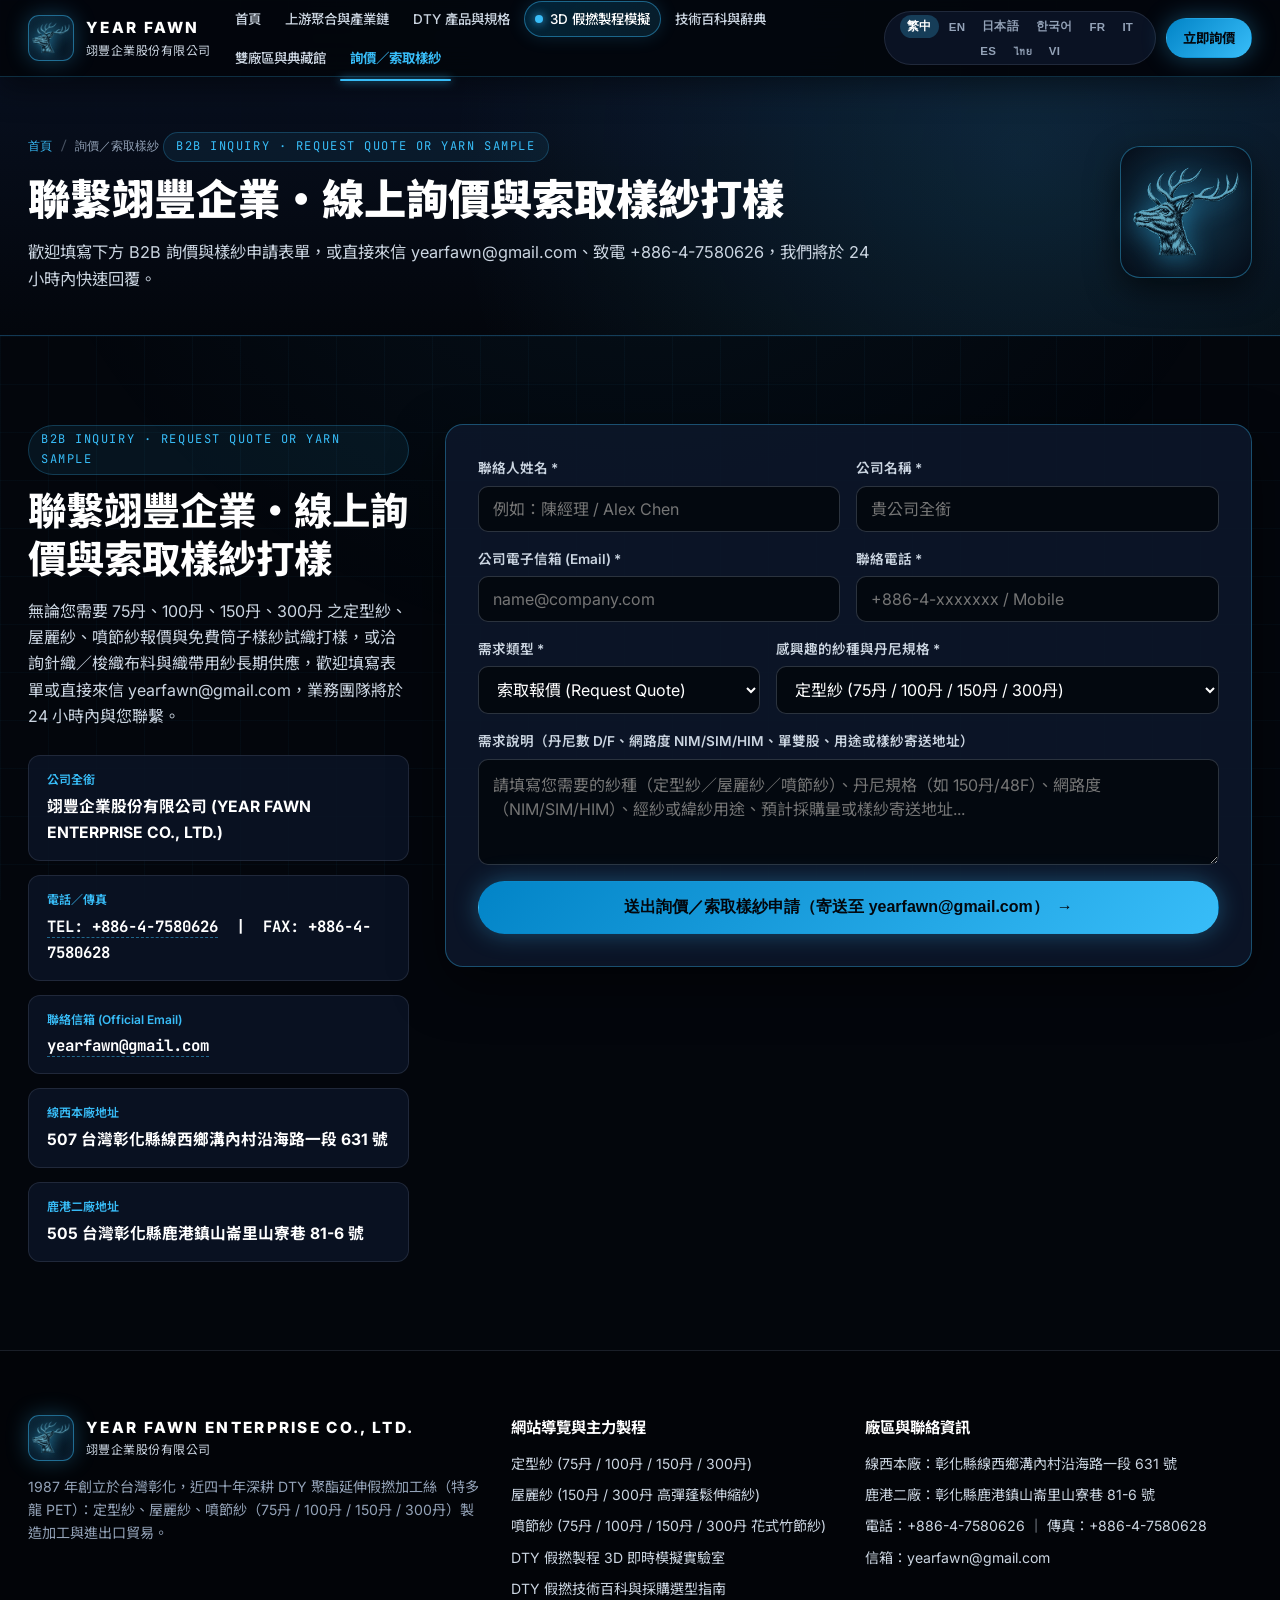
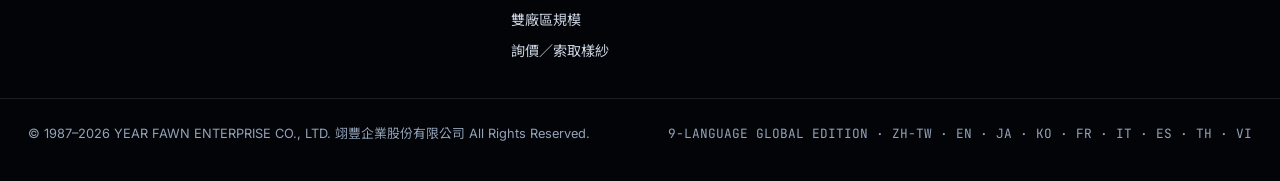
<file: contact.html>
<!DOCTYPE html>
<html lang="zh-TW" data-lang="zh-TW">
<head>
  <meta charset="UTF-8" />
  <meta name="viewport" content="width=device-width, initial-scale=1.0, maximum-scale=5.0" />
  <title id="meta-title">線上詢價與索取免費筒子樣紗打樣（聯絡信箱 yearfawn@gmail.com）| 翊豐企業 YEAR FAWN</title>
  <meta name="description" id="meta-desc" content="聯繫翊豐企業股份有限公司（電話 04-7580626，信箱 yearfawn@gmail.com），索取 75丹/100丹/150丹/300丹 定型紗、屋麗紗、噴節紗報價與免費樣紗打樣。" />
  <meta name="keywords" content="翊豐企業, YEAR FAWN ENTERPRISE, DTY, 聚酯加工絲, 延伸假撚加工絲, 特多龍, 定型紗, 屋麗紗, 噴節紗, 75丹, 100丹, 150丹, 300丹, 75D, 100D, 150D, 300D, 假撚, NIM, SIM, HIM, 網路絲, Set Yarn, Woolly Yarn, Slub DTY, ポリエステル仮撚加工糸, ウーリー糸, セット糸, 彰化紡織廠" />
  <meta name="author" content="翊豐企業股份有限公司 YEAR FAWN ENTERPRISE CO., LTD." />
  <meta name="robots" content="index, follow, max-image-preview:large, max-snippet:-1" />
  <meta name="theme-color" content="#040812" />

  <!-- 品牌青藍鹿頭 Favicon 與 Touch Icon -->
  <link rel="icon" type="image/png" href="favicon.png" />
  <link rel="apple-touch-icon" href="logo.png" />

  <!-- Canonical 與多國語系 Hreflang SEO 標記 -->
  <link rel="canonical" href="https://kaidragon0815-design.github.io/yearfawn-website/contact.html" />
  <link rel="alternate" hreflang="zh-TW" href="https://kaidragon0815-design.github.io/yearfawn-website/contact.html?lang=zh-TW" />
  <link rel="alternate" hreflang="en" href="https://kaidragon0815-design.github.io/yearfawn-website/contact.html?lang=en" />
  <link rel="alternate" hreflang="ja" href="https://kaidragon0815-design.github.io/yearfawn-website/contact.html?lang=ja" />
  <link rel="alternate" hreflang="es" href="https://kaidragon0815-design.github.io/yearfawn-website/contact.html?lang=es" />
  <link rel="alternate" hreflang="th" href="https://kaidragon0815-design.github.io/yearfawn-website/contact.html?lang=th" />
  <link rel="alternate" hreflang="vi" href="https://kaidragon0815-design.github.io/yearfawn-website/contact.html?lang=vi" />
  <link rel="alternate" hreflang="x-default" href="https://kaidragon0815-design.github.io/yearfawn-website/contact.html" />

  <!-- Open Graph -->
  <meta property="og:type" content="website" />
  <meta property="og:site_name" content="翊豐企業股份有限公司 YEAR FAWN ENTERPRISE CO., LTD." />
  <meta property="og:title" content="線上詢價與索取免費筒子樣紗打樣（聯絡信箱 yearfawn@gmail.com）| 翊豐企業 YEAR FAWN" />
  <meta property="og:description" content="聯繫翊豐企業股份有限公司（電話 04-7580626，信箱 yearfawn@gmail.com），索取 75丹/100丹/150丹/300丹 定型紗、屋麗紗、噴節紗報價與免費樣紗打樣。" />
  <meta property="og:url" content="https://kaidragon0815-design.github.io/yearfawn-website/contact.html" />
  <meta property="og:image" content="https://kaidragon0815-design.github.io/yearfawn-website/logo.png" />

  <!-- Google Fonts -->
  <link rel="preconnect" href="https://fonts.googleapis.com" />
  <link rel="preconnect" href="https://fonts.gstatic.com" crossorigin />
  <link href="https://fonts.googleapis.com/css2?family=Inter:wght@400;500;600;700;800&family=JetBrains+Mono:wght@400;500;600;700&family=Noto+Sans+JP:wght@400;500;700&family=Noto+Sans+SC:wght@400;500;700&family=Noto+Sans+TC:wght@400;500;600;700;900&family=Noto+Serif+JP:wght@600;700;900&family=Noto+Serif+TC:wght@600;700;900&display=swap" rel="stylesheet" />

  
  <link rel="stylesheet" href="styles.css" />
  <link rel="alternate" hreflang="zh-Hant-TW" href="https://kaidragon0815-design.github.io/yearfawn-website/contact.html?lang=zh-TW" />
  <link rel="alternate" hreflang="en" href="https://kaidragon0815-design.github.io/yearfawn-website/contact.html?lang=en" />
  <link rel="alternate" hreflang="ja" href="https://kaidragon0815-design.github.io/yearfawn-website/contact.html?lang=ja" />
  <link rel="alternate" hreflang="ko" href="https://kaidragon0815-design.github.io/yearfawn-website/contact.html?lang=ko" />
  <link rel="alternate" hreflang="fr" href="https://kaidragon0815-design.github.io/yearfawn-website/contact.html?lang=fr" />
  <link rel="alternate" hreflang="it" href="https://kaidragon0815-design.github.io/yearfawn-website/contact.html?lang=it" />
  <link rel="alternate" hreflang="es" href="https://kaidragon0815-design.github.io/yearfawn-website/contact.html?lang=es" />
  <link rel="alternate" hreflang="th" href="https://kaidragon0815-design.github.io/yearfawn-website/contact.html?lang=th" />
  <link rel="alternate" hreflang="vi" href="https://kaidragon0815-design.github.io/yearfawn-website/contact.html?lang=vi" />
  <link rel="alternate" hreflang="x-default" href="https://kaidragon0815-design.github.io/yearfawn-website/contact.html" />
</head><body data-page="contact">
  <div class="ambient-grid" aria-hidden="true"></div>

  <header class="site-header" id="top">
    <div class="container nav-container">
      <a href="index.html" class="brand-logo" aria-label="YEAR FAWN ENTERPRISE">
        <span class="logo-mark logo-img-wrap">
          <img src="logo.png" alt="翊豐企業 YEAR FAWN 鹿頭品牌標誌" class="brand-logo-img" width="44" height="44" />
        </span>
        <div class="brand-text">
          <span class="brand-en">YEAR FAWN</span>
          <span class="brand-zh" data-i18n="nav.companyShort">翊豐企業股份有限公司</span>
        </div>
      </a>

      <nav class="main-nav" aria-label="Primary Navigation">
        <a href="index.html" class="nav-link" data-i18n="nav.home">首頁</a>
        <a href="polymerization.html" class="nav-link" data-i18n="nav.polymer">上游聚合與產業鏈</a>
        <a href="products.html" class="nav-link" data-i18n="nav.products">DTY 產品與規格</a>
        <a href="process-3d.html" class="nav-link nav-link-highlight"><span class="pulse-dot"></span><span data-i18n="nav.process">3D 假撚製程模擬</span></a>
        <a href="insights.html" class="nav-link" data-i18n="nav.insights">技術百科與辭典</a>
        <a href="facilities.html" class="nav-link" data-i18n="nav.facilities">雙廠區與典藏館</a>
        <a href="contact.html" class="nav-link nav-link-active" data-i18n="nav.contact">詢價／索取樣紗</a>
      </nav>

      <div class="header-actions">
        <div class="lang-switcher" role="group" aria-label="Language selector">
          <button class="lang-btn active" data-lang-btn="zh-TW">繁中</button>
          <button class="lang-btn" data-lang-btn="en">EN</button>
          <button class="lang-btn" data-lang-btn="ja">日本語</button>
          <button class="lang-btn" data-lang-btn="ko">한국어</button>
          <button class="lang-btn" data-lang-btn="fr">FR</button>
          <button class="lang-btn" data-lang-btn="it">IT</button>
          <button class="lang-btn" data-lang-btn="es">ES</button>
          <button class="lang-btn" data-lang-btn="th">ไทย</button>
          <button class="lang-btn" data-lang-btn="vi">VI</button>
        </div>
        <a href="contact.html" class="btn btn-primary btn-sm desktop-cta-btn" data-i18n="nav.cta">立即詢價</a>

        <button class="mobile-menu-toggle" id="mobile-menu-btn" aria-label="Menu" aria-expanded="false">
          <span></span>
          <span></span>
          <span></span>
        </button>
      </div>
    </div>

    <div class="mobile-nav-drawer" id="mobile-nav-drawer" hidden>
      <div class="mobile-drawer-brand">
        <img src="logo.png" alt="YEAR FAWN LOGO" class="drawer-logo-img" width="38" height="38" />
        <div>
          <strong>YEAR FAWN · 鹿牌 (EST. 1987)</strong>
          <span data-i18n="nav.companyShort">翊豐企業股份有限公司</span>
        </div>
      </div>

      <div class="mobile-drawer-lang-box">
        <div class="mobile-drawer-lang-label">🌐 語言切換 / LANGUAGE (9國語系)</div>
        <div class="mobile-drawer-lang-grid">
          <button type="button" class="lang-btn active" data-lang-btn="zh-TW">繁體中文</button>
          <button type="button" class="lang-btn" data-lang-btn="en">English</button>
          <button type="button" class="lang-btn" data-lang-btn="ja">日本語</button>
          <button type="button" class="lang-btn" data-lang-btn="ko">한국어</button>
          <button type="button" class="lang-btn" data-lang-btn="fr">Français</button>
          <button type="button" class="lang-btn" data-lang-btn="it">Italiano</button>
          <button type="button" class="lang-btn" data-lang-btn="es">Español</button>
          <button type="button" class="lang-btn" data-lang-btn="th">ไทย</button>
          <button type="button" class="lang-btn" data-lang-btn="vi">Tiếng Việt</button>
        </div>
      </div>

      <div class="mobile-nav-links">
        <a href="index.html" class="mobile-nav-link" data-i18n="nav.home">首頁</a>
        <a href="polymerization.html" class="mobile-nav-link mobile-nav-highlight" data-i18n="nav.polymer">上游聚合與產業鏈</a>
        <a href="products.html" class="mobile-nav-link" data-i18n="nav.products">DTY 產品與規格</a>
        <a href="process-3d.html" class="mobile-nav-link mobile-nav-highlight" data-i18n="nav.process">3D 假撚製程模擬</a>
        <a href="insights.html" class="mobile-nav-link" data-i18n="nav.insights">技術百科與辭典</a>
        <a href="facilities.html" class="mobile-nav-link" data-i18n="nav.facilities">雙廠區與典藏館</a>
        <a href="contact.html" class="mobile-nav-link" data-i18n="nav.contact">詢價／索取樣紗</a>
      </div>
      <div class="mobile-drawer-contact">
        <a href="tel:04-7580626" class="mobile-contact-pill">📞 04-7580626 (彰化總廠)</a>
        <a href="mailto:yearfawn@gmail.com" class="mobile-contact-pill">✉️ yearfawn@gmail.com</a>
      </div>
    </div>
  </header><main>
    <section class="subpage-hero">
      <div class="container subpage-hero-inner">
        <div class="subpage-hero-text">
          <nav class="breadcrumb" aria-label="Breadcrumb">
            <a href="index.html" data-i18n="nav.home">首頁</a>
            <span class="breadcrumb-sep">/</span>
            <span data-i18n="nav.contact">詢價／索取樣紗</span>
          </nav>
          <div class="section-eyebrow" data-i18n="quote.eyebrow">B2B INQUIRY · REQUEST QUOTE OR YARN SAMPLE</div>
          <h1 class="subpage-title" data-i18n="quote.title">聯繫翊豐企業・線上詢價與索取樣紗打樣</h1>
          <p class="subpage-desc" data-i18n="quote.subtitle">歡迎填寫下方 B2B 詢價與樣紗申請表單，或直接來信 yearfawn@gmail.com、致電 +886-4-7580626，我們將於 24 小時內快速回覆。</p>
        </div>
        <div class="subpage-hero-badge">
          <img src="logo.png" alt="YEAR FAWN Emblem" width="110" height="110" />
        </div>
      </div>
    </section><!-- 線上詢價與索取打樣表單 (REQUEST QUOTE / REQUEST SAMPLE) -->
    <section class="section quote-section" id="quote">
      <div class="container">
        <div class="quote-wrapper">
          <!-- 左側公司正式聯絡資訊 -->
          <div class="quote-info">
            <div class="section-eyebrow" data-i18n="quote.eyebrow">B2B INQUIRY · REQUEST QUOTE OR YARN SAMPLE</div>
            <h2 class="section-title" data-i18n="quote.title">聯繫翊豐企業・線上詢價與索取樣紗打樣</h2>
            <p class="quote-lead" data-i18n="quote.subtitle">
              無論您需要 75丹、100丹、150丹、300丹 之定型紗、屋麗紗、噴節紗報價與免費筒子樣紗試織打樣，或洽詢針織／梭織布料與織帶用紗長期供應，歡迎填寫表單或直接來信 yearfawn@gmail.com，業務團隊將於 24 小時內與您聯繫。
            </p>

            <div class="contact-card-list">
              <div class="contact-item">
                <span class="contact-label" data-i18n="quote.companyLabel">公司全銜</span>
                <strong class="contact-val" data-i18n="quote.companyVal">翊豐企業股份有限公司 (YEAR FAWN ENTERPRISE CO., LTD.)</strong>
              </div>
              <div class="contact-item">
                <span class="contact-label" data-i18n="quote.phoneLabel">電話／傳真</span>
                <strong class="contact-val mono">
                  <a href="tel:04-7580626" class="contact-link">TEL: +886-4-7580626</a> &nbsp;|&nbsp; FAX: +886-4-7580628
                </strong>
              </div>
              <div class="contact-item">
                <span class="contact-label" data-i18n="quote.emailLabel">聯絡信箱 (Official Email)</span>
                <strong class="contact-val mono">
                  <a href="mailto:yearfawn@gmail.com" class="contact-link">yearfawn@gmail.com</a>
                </strong>
              </div>
              <div class="contact-item">
                <span class="contact-label" data-i18n="quote.plant1Label">線西本廠地址</span>
                <strong class="contact-val" data-i18n="quote.plant1Addr">507 台灣彰化縣線西鄉溝內村沿海路一段 631 號</strong>
              </div>
              <div class="contact-item">
                <span class="contact-label" data-i18n="quote.plant2Label">鹿港二廠地址</span>
                <strong class="contact-val" data-i18n="quote.plant2Addr">505 台灣彰化縣鹿港鎮山崙里山寮巷 81-6 號</strong>
              </div>
            </div>
          </div>

          <!-- 右側詢價／打樣表單 -->
          <div class="quote-form-card">
            <form id="b2b-quote-form" onsubmit="handleQuoteSubmit(event)">
              <div class="form-row-2">
                <div class="form-group">
                  <label for="q-name" data-i18n="form.name">聯絡人姓名 *</label>
                  <input type="text" id="q-name" name="name" required data-i18n-placeholder="form.namePh" placeholder="例如：陳經理 / Alex Chen" />
                </div>
                <div class="form-group">
                  <label for="q-company" data-i18n="form.company">公司名稱 *</label>
                  <input type="text" id="q-company" name="company" required data-i18n-placeholder="form.companyPh" placeholder="貴公司全銜" />
                </div>
              </div>

              <div class="form-row-2">
                <div class="form-group">
                  <label for="q-email" data-i18n="form.email">公司電子信箱 (Email) *</label>
                  <input type="email" id="q-email" name="email" required placeholder="name@company.com" />
                </div>
                <div class="form-group">
                  <label for="q-phone" data-i18n="form.phone">聯絡電話 *</label>
                  <input type="tel" id="q-phone" name="phone" required data-i18n-placeholder="form.phonePh" placeholder="+886-4-xxxxxxx / Mobile" />
                </div>
              </div>

              <div class="form-row-2">
                <div class="form-group">
                  <label for="q-type" data-i18n="form.type">需求類型 *</label>
                  <select id="q-type" name="inquiryType" required>
                    <option value="Request Quote" data-i18n="form.typeQuote">索取報價 (Request Quote)</option>
                    <option value="Request Sample Cone" data-i18n="form.typeSample">索取樣紗打樣 (Request Sample)</option>
                    <option value="Long-term Bulk Supply" data-i18n="form.typeRaw">布料／織帶用紗長期採購</option>
                    <option value="Custom Denier / Twist / Intermingle" data-i18n="form.typeCustom">客製丹尼數／網路度／S·Z撚開發</option>
                  </select>
                </div>
                <div class="form-group">
                  <label for="q-spec" data-i18n="form.spec">感興趣的紗種與丹尼規格 *</label>
                  <select id="q-spec" name="productSpec" required>
                    <option value="Set Yarn (75D / 100D / 150D / 300D)" data-i18n="form.specOpt1">定型紗 (75丹 / 100丹 / 150丹 / 300丹)</option>
                    <option value="Woolly Stretch Yarn (150D / 300D)" data-i18n="form.specOpt2">屋麗紗 (150丹 / 300丹 高彈蓬鬆伸縮紗)</option>
                    <option value="Air-Jet Slub DTY (75D / 100D / 150D / 300D)" data-i18n="form.specOpt3">噴節紗 (75丹 / 100丹 / 150丹 / 300丹 花式竹節加工絲)</option>
                    <option value="Custom DTY Spec (Specify D/F, NIM/SIM/HIM, S/Z)" data-i18n="form.specOpt4">特殊規格 DTY 加工絲 (指定 F數 / NIM·SIM·HIM / S·Z撚)</option>
                  </select>
                </div>
              </div>

              <div class="form-group">
                <label for="q-message" data-i18n="form.message">需求說明（丹尼數 D/F、網路度 NIM/SIM/HIM、單雙股、用途或樣紗寄送地址）</label>
                <textarea id="q-message" name="message" rows="4" data-i18n-placeholder="form.messagePh" placeholder="請填寫您需要的紗種（定型紗／屋麗紗／噴節紗）、丹尼規格（如 150丹/48F）、網路度（NIM/SIM/HIM）、經紗或緯紗用途、預計採購量或樣紗寄送地址..."></textarea>
              </div>

              <button type="submit" class="btn btn-primary btn-block">
                <span data-i18n="form.submit">送出詢價／索取樣紗申請（寄送至 yearfawn@gmail.com）</span>
                <span class="btn-arrow">→</span>
              </button>

              <div id="form-feedback" class="form-feedback" hidden></div>
            </form>
          </div>
        </div>
      </div>
    </section>
  </main>
  <footer class="site-footer">
    <div class="container footer-grid">
      <div class="footer-col">
        <a href="index.html" class="brand-logo">
          <span class="logo-mark logo-img-wrap">
            <img src="logo.png" alt="YEAR FAWN LOGO" class="brand-logo-img" width="44" height="44" />
          </span>
          <div class="brand-text">
            <span class="brand-en">YEAR FAWN ENTERPRISE CO., LTD.</span>
            <span class="brand-zh" data-i18n="nav.companyShort">翊豐企業股份有限公司</span>
          </div>
        </a>
        <p class="footer-copy-desc" data-i18n="footer.desc">
          1987 年創立於台灣彰化，近四十年深耕 DTY 聚酯延伸假撚加工絲（特多龍 PET）：定型紗、屋麗紗、噴節紗（75丹 / 100丹 / 150丹 / 300丹）製造加工與進出口貿易。
        </p>
      </div>
      <div class="footer-col">
        <h4 data-i18n="footer.col1Title">網站導覽與主力製程</h4>
        <ul>
          <li><a href="products.html" data-i18n="footer.link1">定型紗 (75丹 / 100丹 / 150丹 / 300丹)</a></li>
          <li><a href="products.html" data-i18n="footer.link2">屋麗紗 (150丹 / 300丹 高彈蓬鬆伸縮紗)</a></li>
          <li><a href="products.html" data-i18n="footer.link3">噴節紗 (75丹 / 100丹 / 150丹 / 300丹 花式竹節紗)</a></li>
          <li><a href="process-3d.html" data-i18n="footer.link4">DTY 假撚製程 3D 即時模擬實驗室</a></li>
          <li><a href="insights.html" data-i18n="footer.link5">DTY 假撚技術百科與採購選型指南</a></li>
          <li><a href="facilities.html" data-i18n="nav.facilities">雙廠區規模</a></li>
          <li><a href="contact.html" data-i18n="nav.contact">詢價／索取樣紗</a></li>
        </ul>
      </div>
      <div class="footer-col">
        <h4 data-i18n="footer.col2Title">廠區與聯絡資訊</h4>
        <ul>
          <li data-i18n="footer.plant1">線西本廠：彰化縣線西鄉溝內村沿海路一段 631 號</li>
          <li data-i18n="footer.plant2">鹿港二廠：彰化縣鹿港鎮山崙里山寮巷 81-6 號</li>
          <li data-i18n="footer.telFax">電話：+886-4-7580626 ｜ 傳真：+886-4-7580628</li>
          <li><span data-i18n="footer.emailPrefix">信箱：</span><a href="mailto:yearfawn@gmail.com">yearfawn@gmail.com</a></li>
        </ul>
      </div>
    </div>
    <div class="container footer-bottom">
      <span data-i18n="footer.copyright">© 1987–2026 YEAR FAWN ENTERPRISE CO., LTD. 翊豐企業股份有限公司 All Rights Reserved.</span>
      <span class="mono">9-LANGUAGE GLOBAL EDITION · ZH-TW · EN · JA · KO · FR · IT · ES · TH · VI</span>
    </div>
  </footer>

  <div class="mobile-bottom-bar" role="navigation" aria-label="Mobile quick actions">
    <a href="index.html" class="m-bar-item">
      <span class="m-bar-icon">🏠</span>
      <span data-i18n="nav.home">首頁</span>
    </a>
    <a href="polymerization.html" class="m-bar-item">
      <span class="m-bar-icon">🧬</span>
      <span data-i18n="mobile.polymerShort">聚合/批號</span>
    </a>
    <a href="products.html" class="m-bar-item">
      <span class="m-bar-icon">🧵</span>
      <span data-i18n="mobile.products">紗種規格</span>
    </a>
    <a href="contact.html" class="m-bar-item m-bar-primary">
      <span class="m-bar-icon">📞</span>
      <span data-i18n="mobile.quote">詢價/打樣</span>
    </a>
  </div>

  <script src="i18n.js"></script>
  

  <!-- 博物館典藏圖鑑高解析放大檢視燈箱 (Archive Lightbox Modal) -->
  <div class="archive-lightbox" id="archive-lightbox" role="dialog" aria-modal="true" aria-label="Archival Plate Viewer" onclick="if(event.target===this) window.closeArchiveLightbox()">
    <div class="archive-lightbox-inner">
      <img id="archive-lightbox-img" src="assets/gallery/archive-false-twist-mechanism.jpg" alt="Archival Plate Full View" />
      <div class="archive-lightbox-bar">
        <div id="archive-lightbox-caption" style="font-size:0.9rem;color:#f8fafc;font-weight:600;"></div>
        <button type="button" class="archive-lightbox-close" onclick="window.closeArchiveLightbox()">關閉檢視 (ESC)</button>
      </div>
    </div>
  </div>


  <script>
    // 40+ 條目紡織專業辭典即時搜尋與分類篩選
    window._activeGlossaryCat = 'all';
    window.setGlossaryCat = function(cat, btn) {
      window._activeGlossaryCat = cat;
      var btns = document.querySelectorAll('.glossary-filter-btn');
      for (var i = 0; i < btns.length; i++) btns[i].classList.remove('active');
      if (btn) btn.classList.add('active');
      window.filterGlossary();
    };
    window.filterGlossary = function() {
      var input = document.getElementById('glossary-search-input');
      var q = input ? input.value.trim().toLowerCase() : '';
      var cat = window._activeGlossaryCat || 'all';
      var items = document.querySelectorAll('.glossary-term-item');
      for (var i = 0; i < items.length; i++) {
        var el = items[i];
        var itemCat = el.getAttribute('data-glossary-cat');
        var text = el.textContent.toLowerCase();
        var matchCat = (cat === 'all' || itemCat === cat);
        var matchQ = (!q || text.indexOf(q) !== -1);
        el.style.display = (matchCat && matchQ) ? '' : 'none';
      }
    };

    // 博物館典藏圖鑑燈箱放大檢視
    window.openArchiveLightbox = function(src, caption) {
      var modal = document.getElementById('archive-lightbox');
      var img = document.getElementById('archive-lightbox-img');
      var cap = document.getElementById('archive-lightbox-caption');
      if (!modal || !img) return;
      img.src = src;
      if (cap) cap.textContent = caption || '';
      modal.classList.add('open');
    };
    window.closeArchiveLightbox = function() {
      var modal = document.getElementById('archive-lightbox');
      if (modal) modal.classList.remove('open');
    };
    document.addEventListener('keydown', function(e) {
      if (e.key === 'Escape') window.closeArchiveLightbox();
    });
  </script>

</body>
</html>
</file>
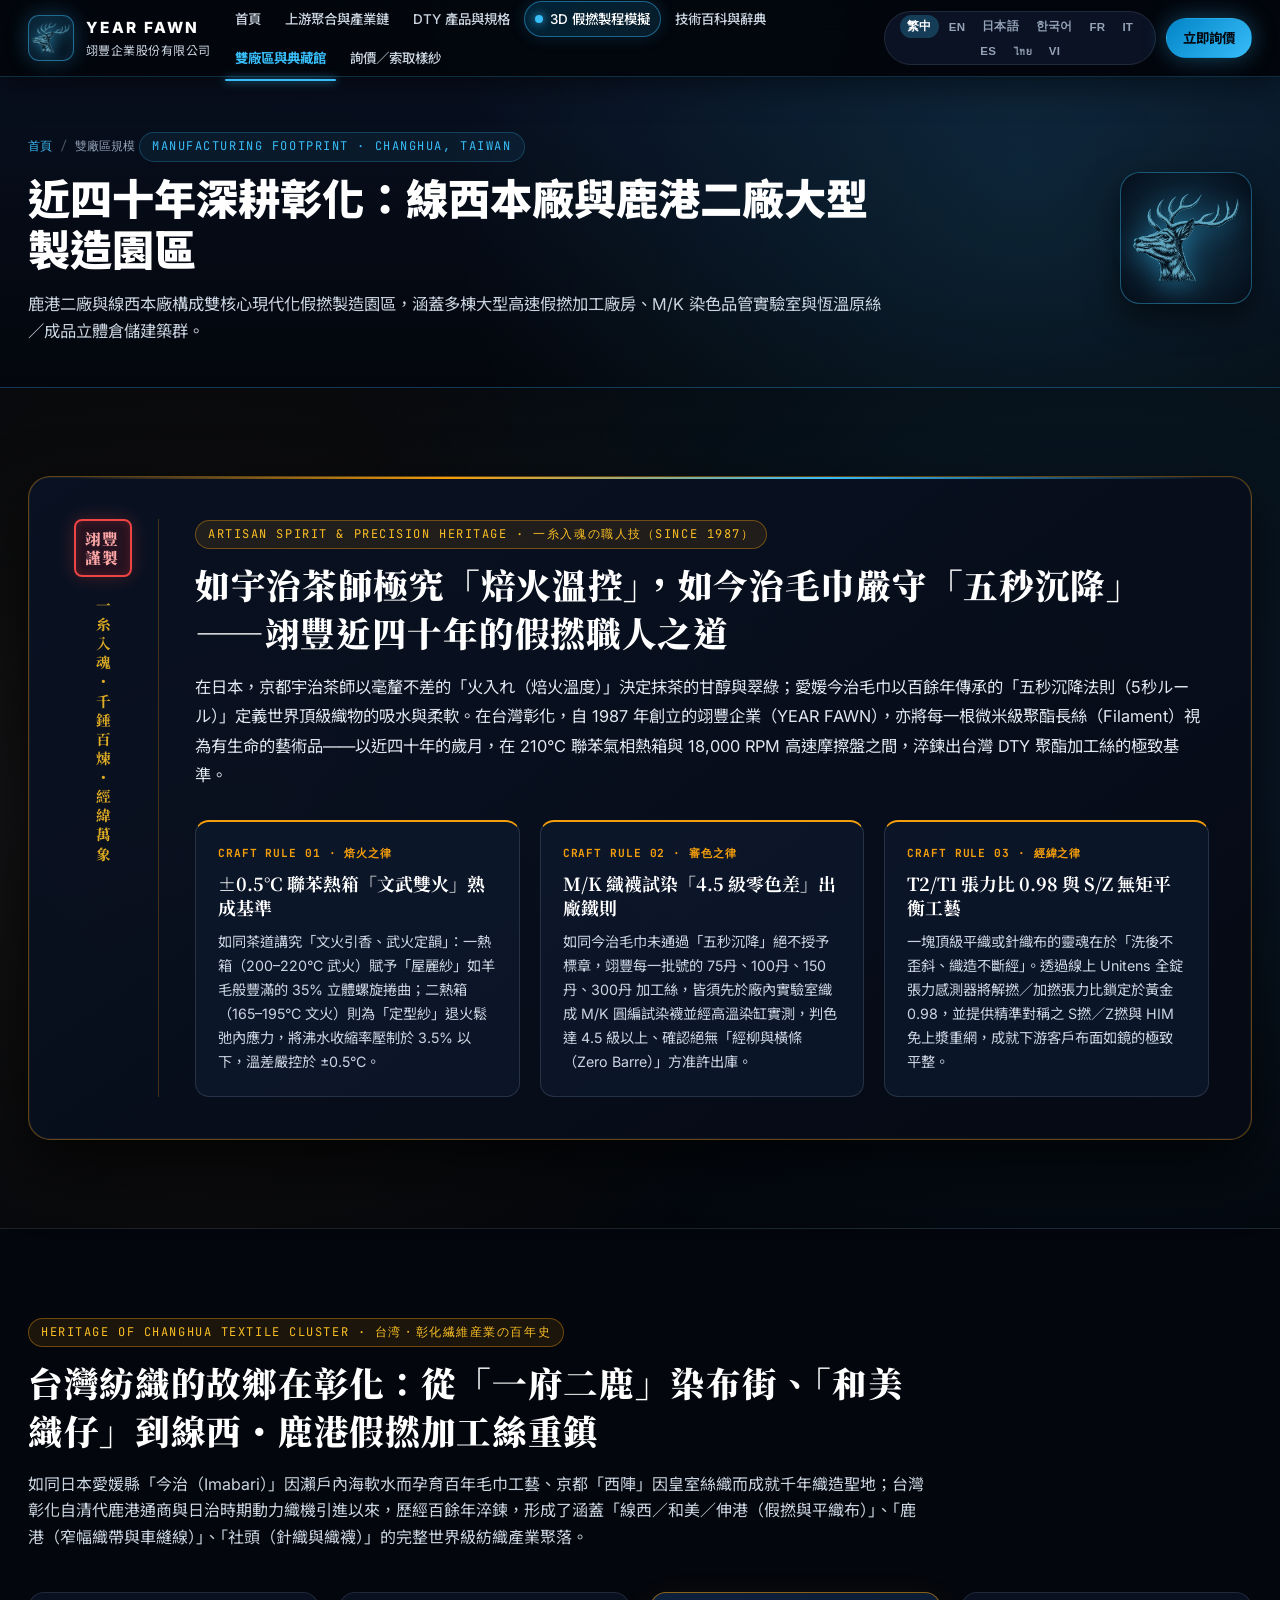
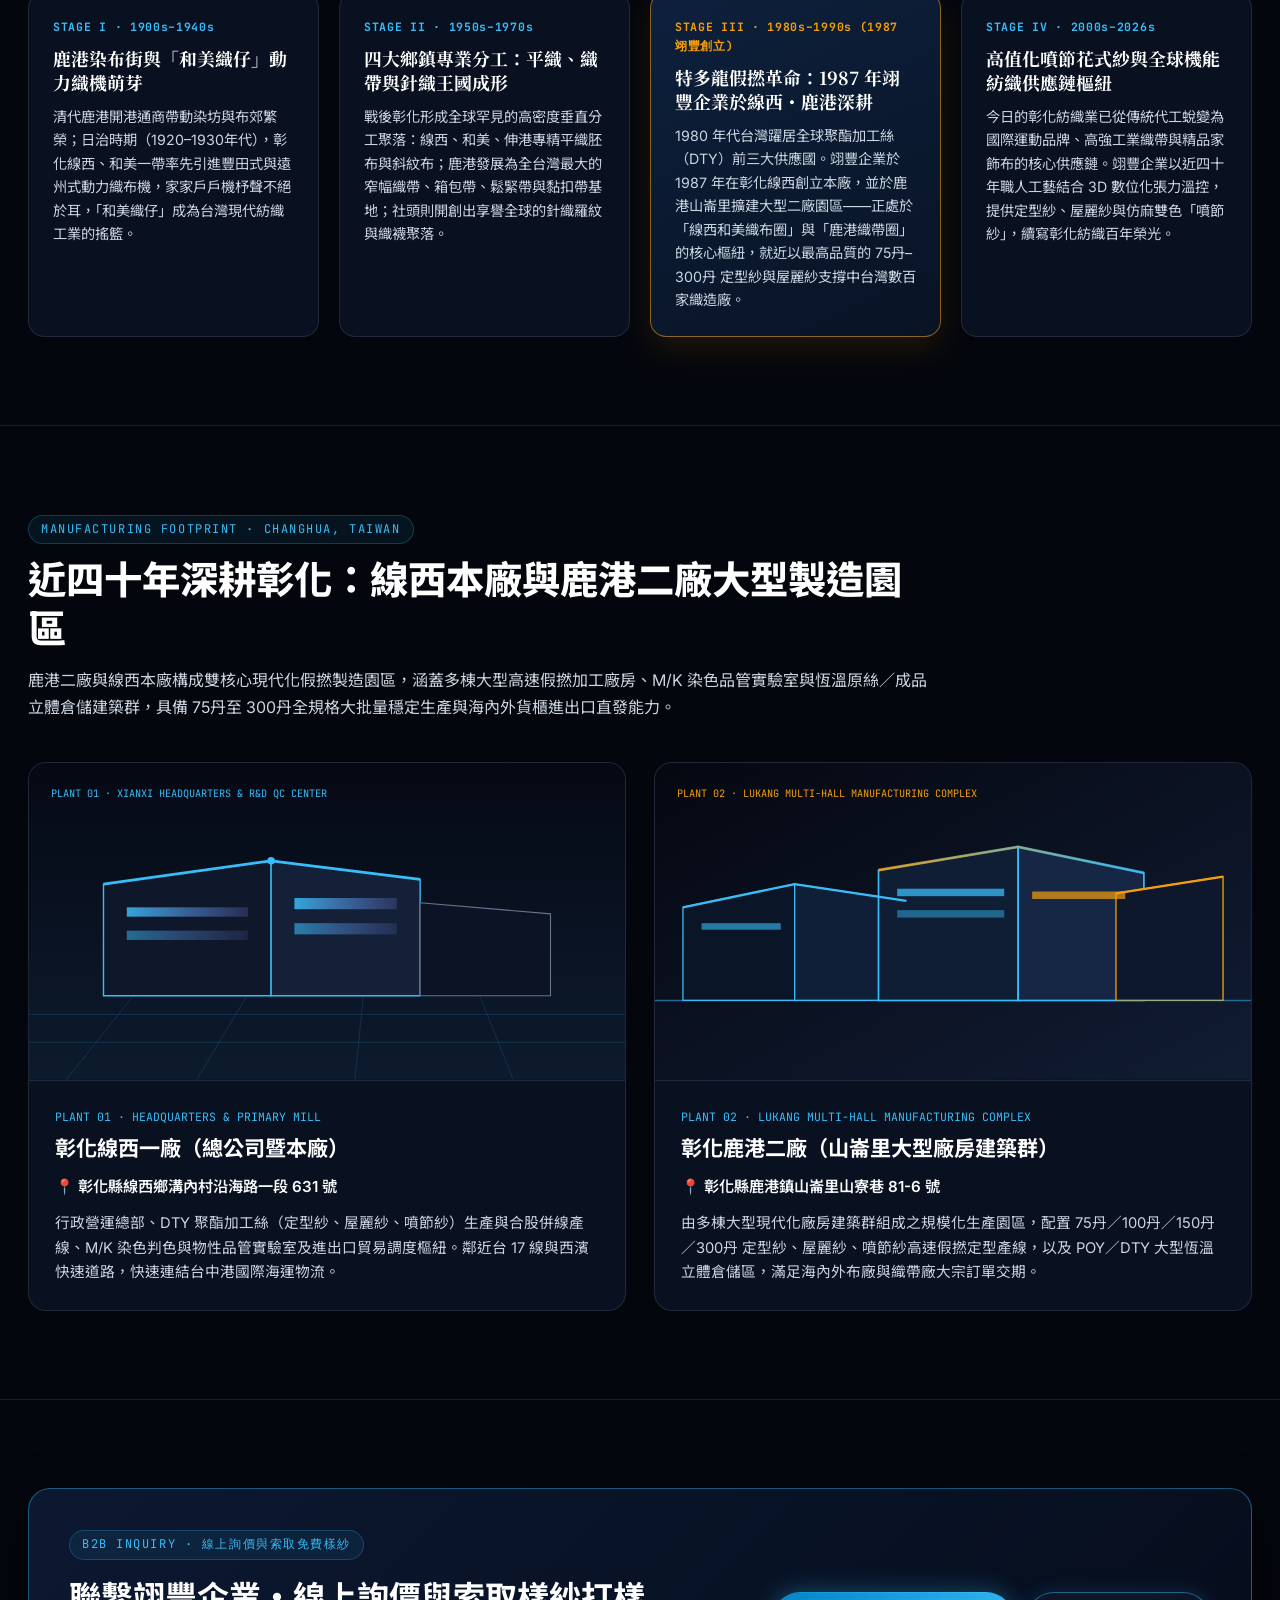
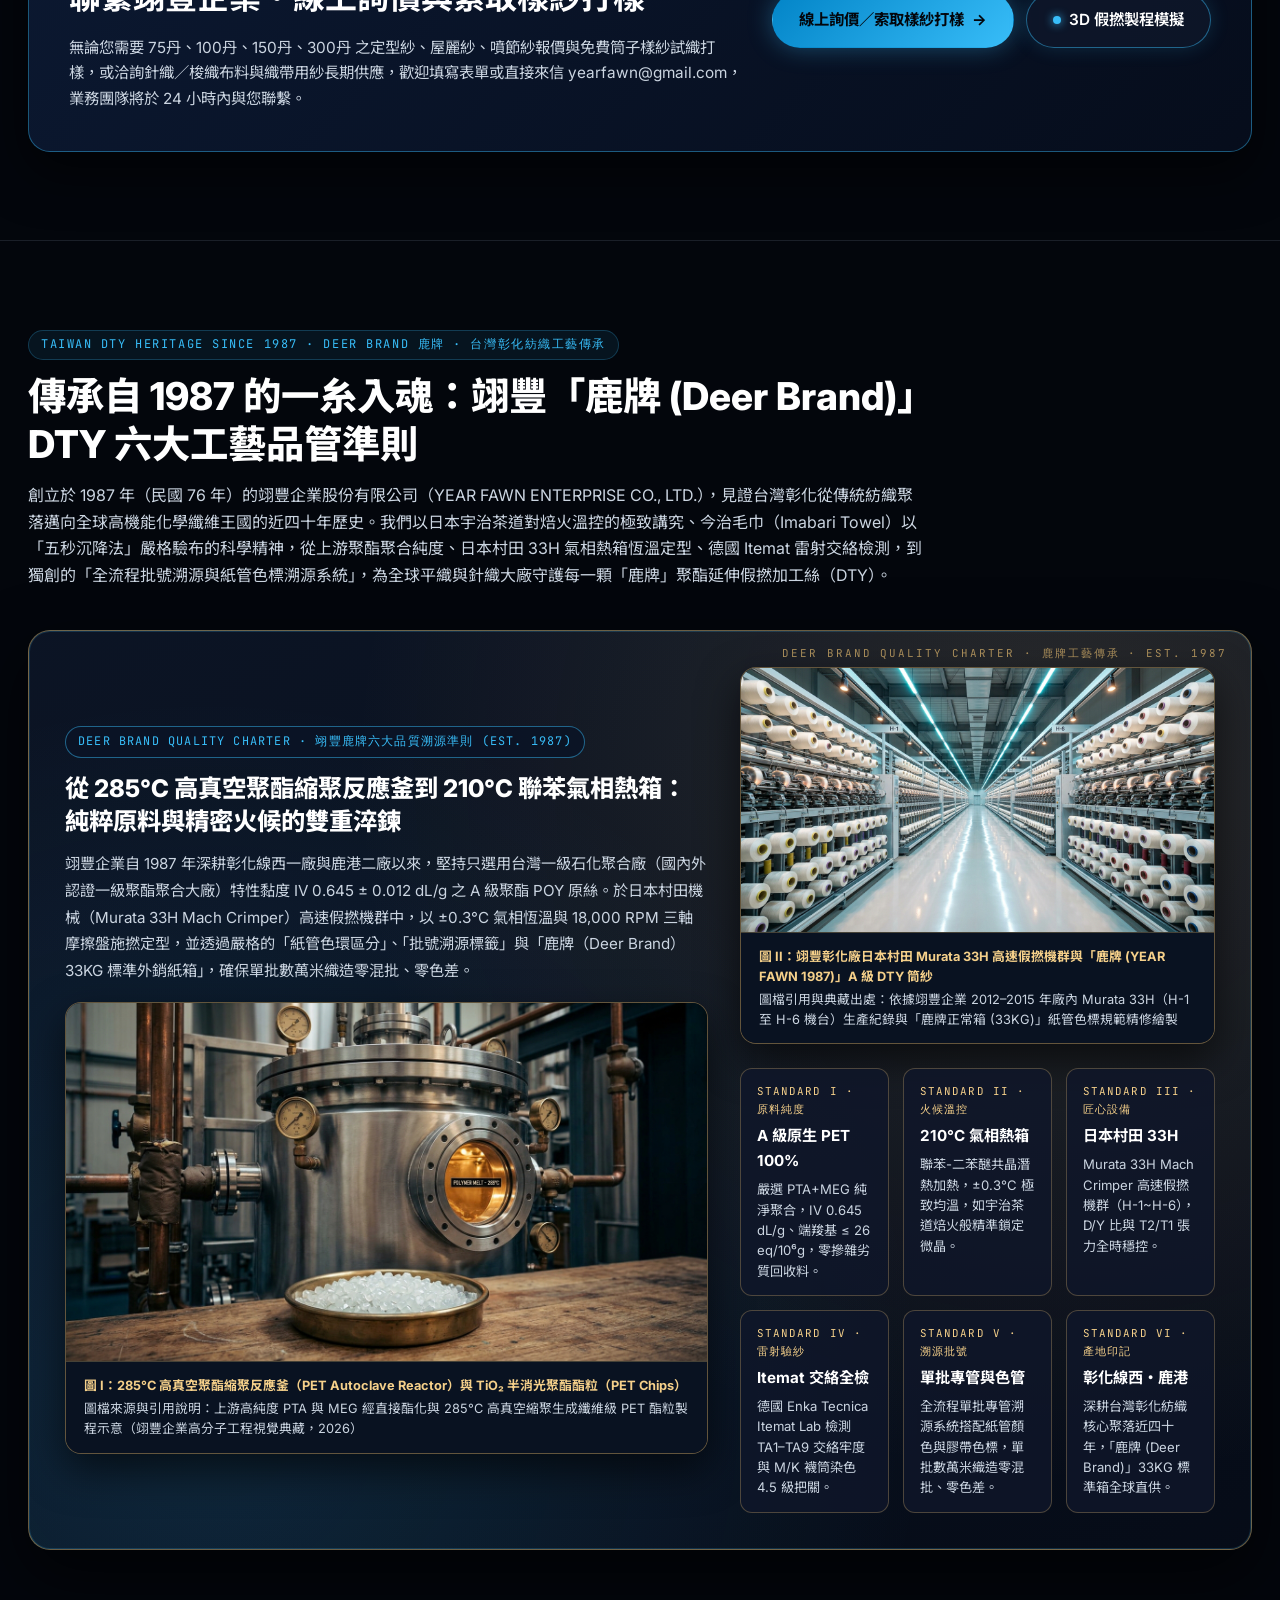
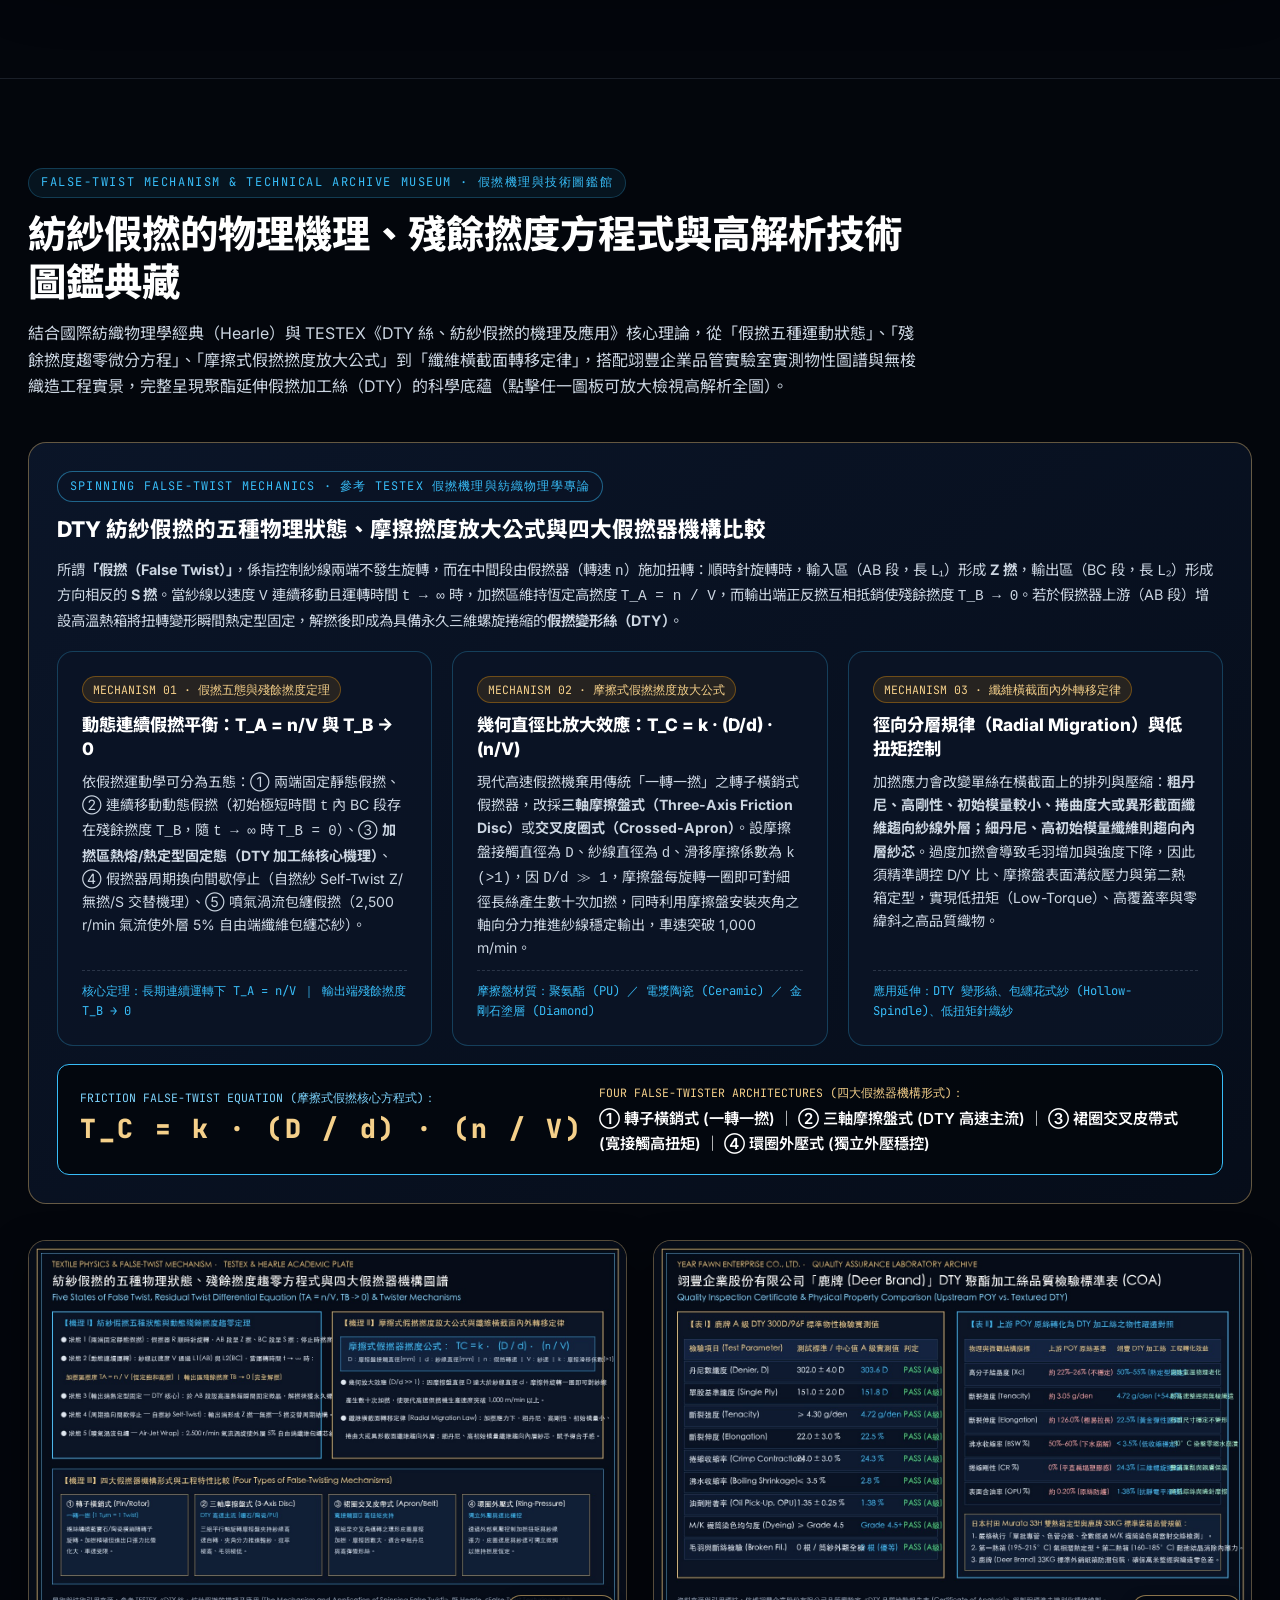
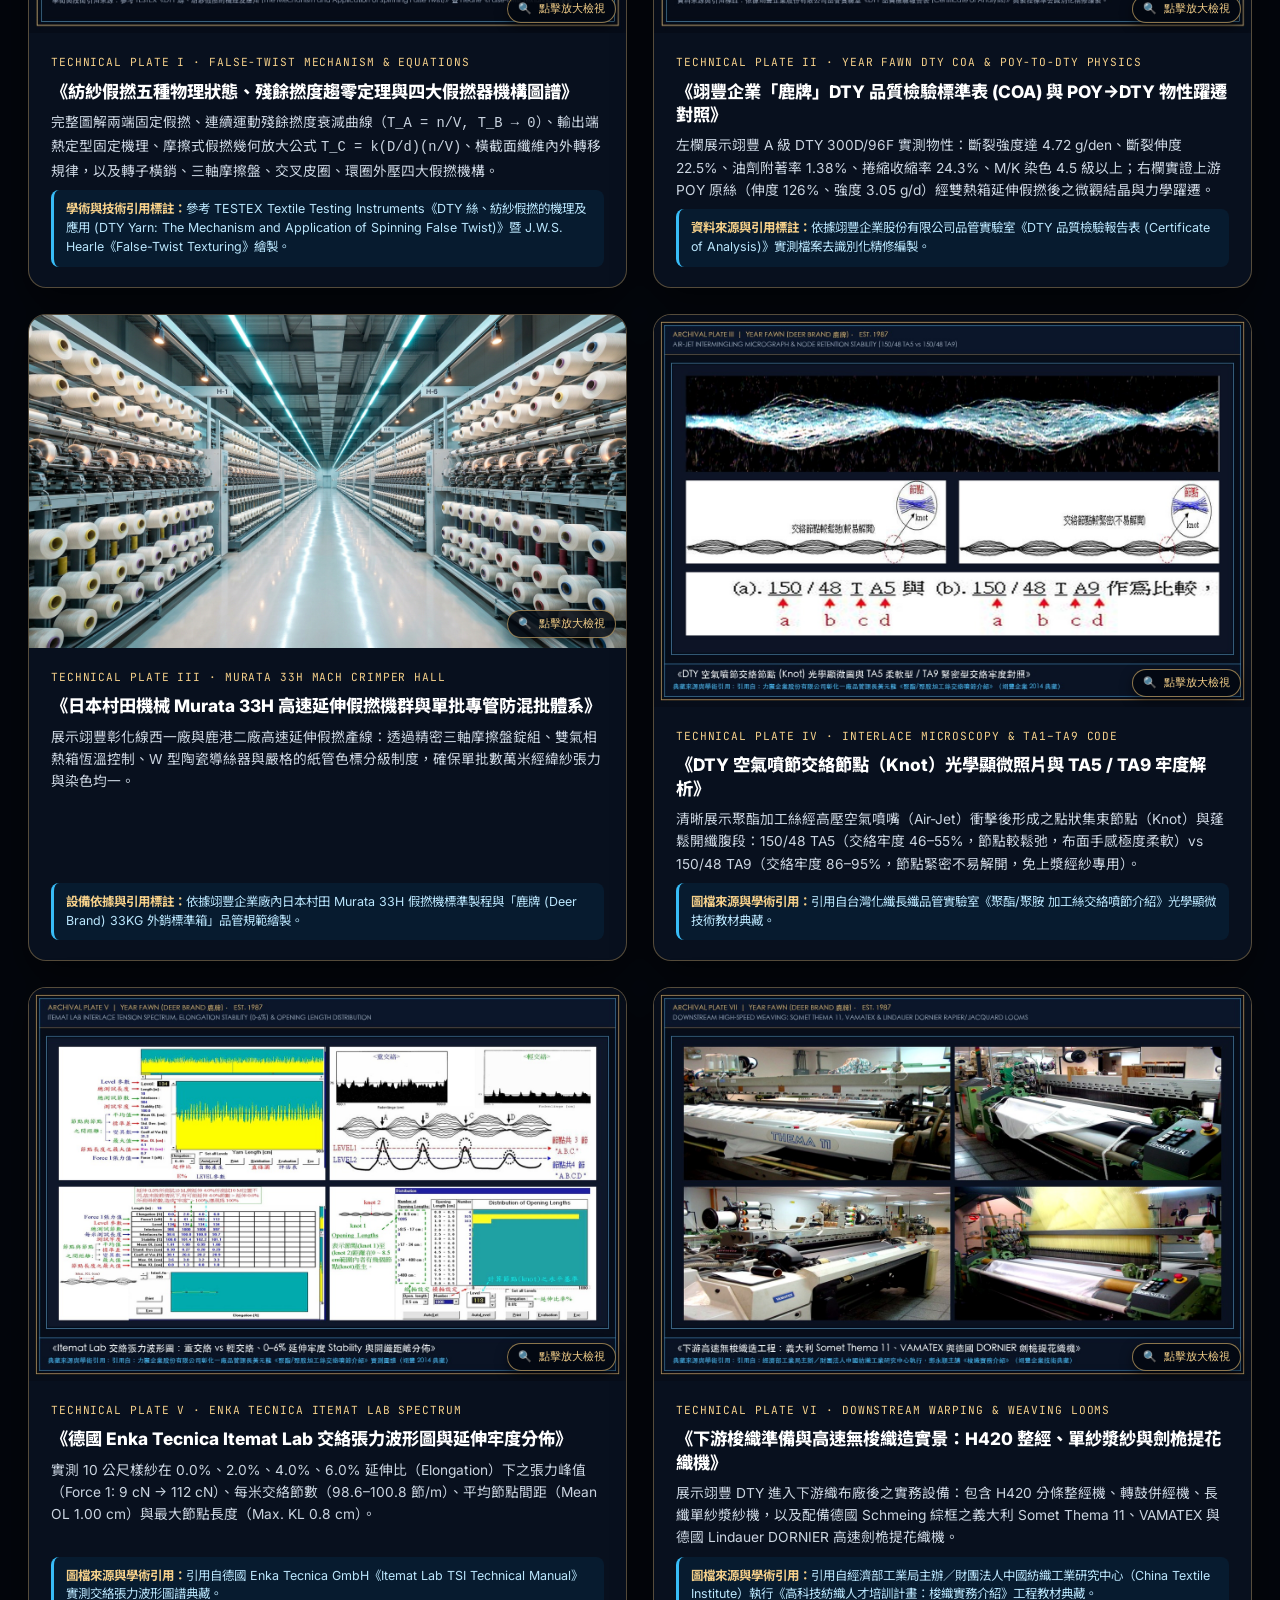
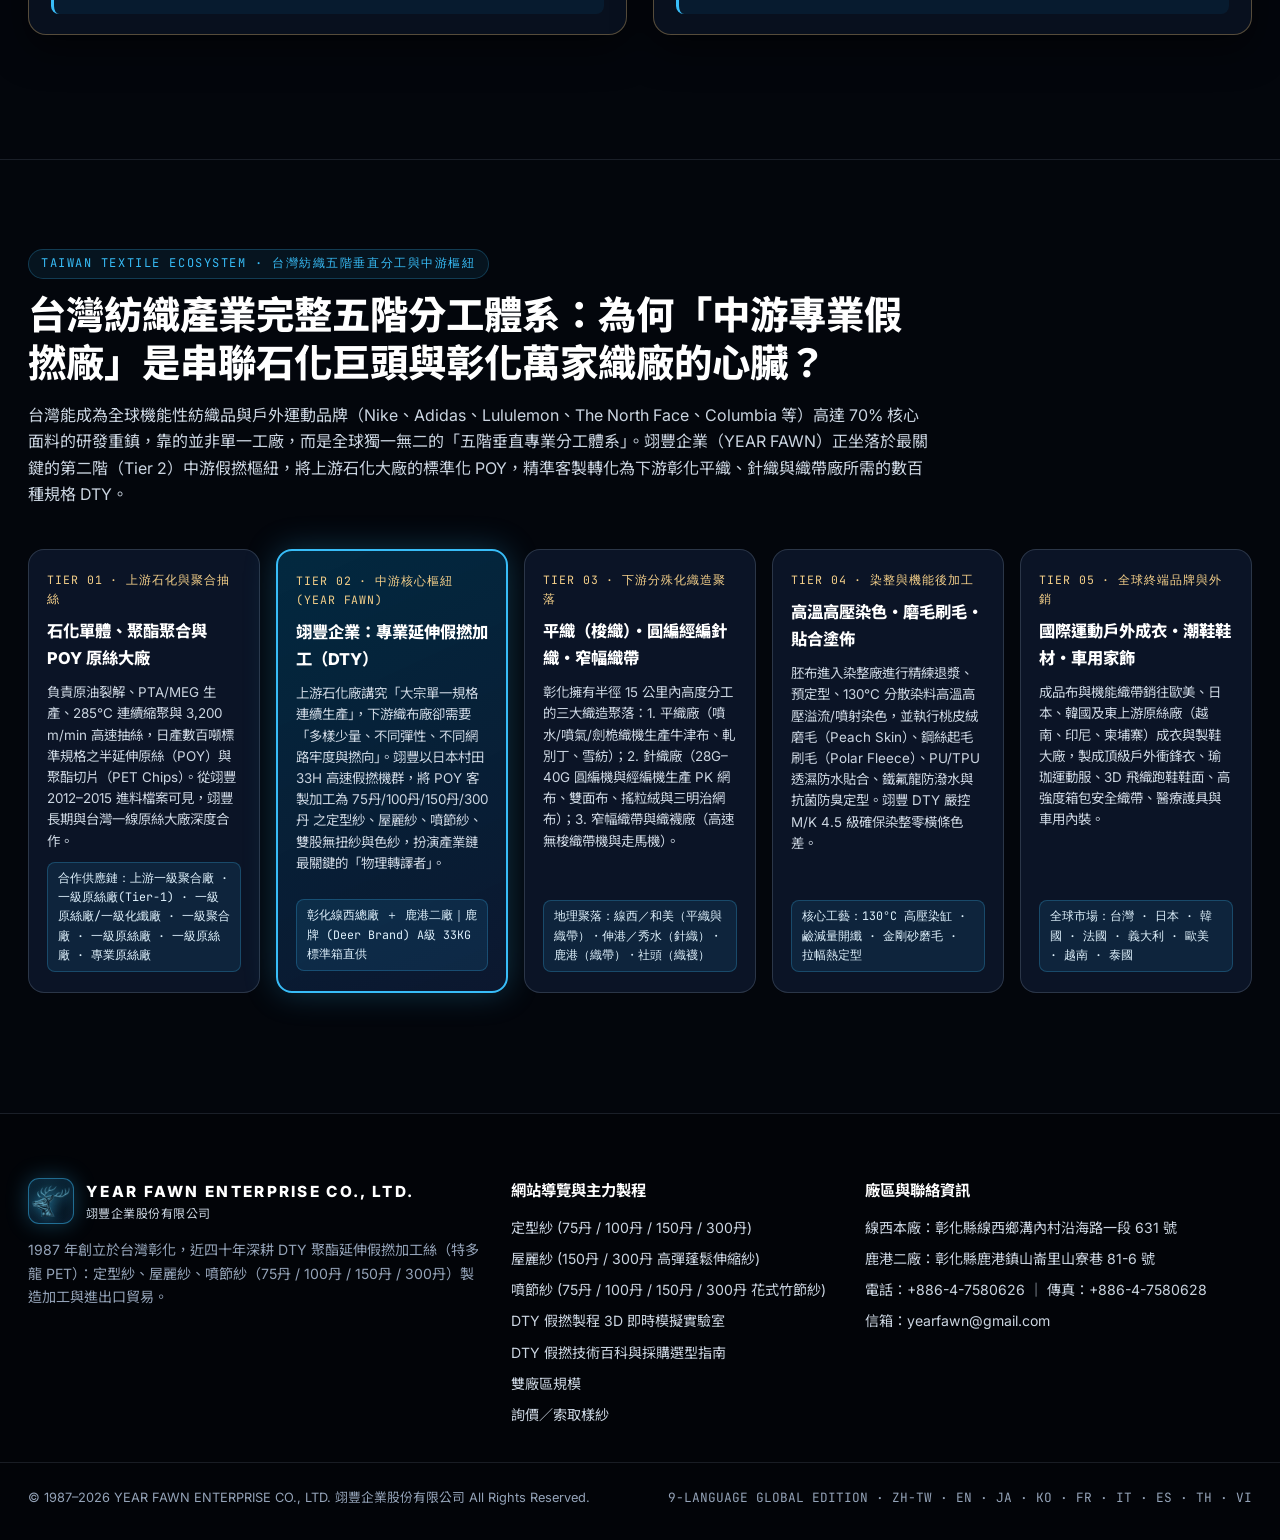
<file: facilities.html>
<!DOCTYPE html>
<html lang="zh-TW" data-lang="zh-TW">
<head>
  <meta charset="UTF-8" />
  <meta name="viewport" content="width=device-width, initial-scale=1.0, maximum-scale=5.0" />
  <title id="meta-title">台灣彰化雙廠區規模：線西本廠與鹿港二廠大型假撚製造園區 | 翊豐企業 YEAR FAWN</title>
  <meta name="description" id="meta-desc" content="翊豐企業深耕台灣彰化近四十年，佈局線西一廠（營運總部暨品管研發中心）與鹿港二廠（山崙里大型廠房建築群），具備 75丹–300丹 大批量生產與海內外貨櫃直發能力。" />
  <meta name="keywords" content="翊豐企業, YEAR FAWN ENTERPRISE, DTY, 聚酯加工絲, 延伸假撚加工絲, 特多龍, 定型紗, 屋麗紗, 噴節紗, 75丹, 100丹, 150丹, 300丹, 75D, 100D, 150D, 300D, 假撚, NIM, SIM, HIM, 網路絲, Set Yarn, Woolly Yarn, Slub DTY, ポリエステル仮撚加工糸, ウーリー糸, セット糸, 彰化紡織廠" />
  <meta name="author" content="翊豐企業股份有限公司 YEAR FAWN ENTERPRISE CO., LTD." />
  <meta name="robots" content="index, follow, max-image-preview:large, max-snippet:-1" />
  <meta name="theme-color" content="#040812" />

  <!-- 品牌青藍鹿頭 Favicon 與 Touch Icon -->
  <link rel="icon" type="image/png" href="favicon.png" />
  <link rel="apple-touch-icon" href="logo.png" />

  <!-- Canonical 與多國語系 Hreflang SEO 標記 -->
  <link rel="canonical" href="https://kaidragon0815-design.github.io/yearfawn-website/facilities.html" />
  <link rel="alternate" hreflang="zh-TW" href="https://kaidragon0815-design.github.io/yearfawn-website/facilities.html?lang=zh-TW" />
  <link rel="alternate" hreflang="en" href="https://kaidragon0815-design.github.io/yearfawn-website/facilities.html?lang=en" />
  <link rel="alternate" hreflang="ja" href="https://kaidragon0815-design.github.io/yearfawn-website/facilities.html?lang=ja" />
  <link rel="alternate" hreflang="es" href="https://kaidragon0815-design.github.io/yearfawn-website/facilities.html?lang=es" />
  <link rel="alternate" hreflang="th" href="https://kaidragon0815-design.github.io/yearfawn-website/facilities.html?lang=th" />
  <link rel="alternate" hreflang="vi" href="https://kaidragon0815-design.github.io/yearfawn-website/facilities.html?lang=vi" />
  <link rel="alternate" hreflang="x-default" href="https://kaidragon0815-design.github.io/yearfawn-website/facilities.html" />

  <!-- Open Graph -->
  <meta property="og:type" content="website" />
  <meta property="og:site_name" content="翊豐企業股份有限公司 YEAR FAWN ENTERPRISE CO., LTD." />
  <meta property="og:title" content="台灣彰化雙廠區規模：線西本廠與鹿港二廠大型假撚製造園區 | 翊豐企業 YEAR FAWN" />
  <meta property="og:description" content="翊豐企業深耕台灣彰化近四十年，佈局線西一廠（營運總部暨品管研發中心）與鹿港二廠（山崙里大型廠房建築群），具備 75丹–300丹 大批量生產與海內外貨櫃直發能力。" />
  <meta property="og:url" content="https://kaidragon0815-design.github.io/yearfawn-website/facilities.html" />
  <meta property="og:image" content="https://kaidragon0815-design.github.io/yearfawn-website/logo.png" />

  <!-- Google Fonts -->
  <link rel="preconnect" href="https://fonts.googleapis.com" />
  <link rel="preconnect" href="https://fonts.gstatic.com" crossorigin />
  <link href="https://fonts.googleapis.com/css2?family=Inter:wght@400;500;600;700;800&family=JetBrains+Mono:wght@400;500;600;700&family=Noto+Sans+JP:wght@400;500;700&family=Noto+Sans+SC:wght@400;500;700&family=Noto+Sans+TC:wght@400;500;600;700;900&family=Noto+Serif+JP:wght@600;700;900&family=Noto+Serif+TC:wght@600;700;900&display=swap" rel="stylesheet" />

  
  <link rel="stylesheet" href="styles.css" />
  <link rel="alternate" hreflang="zh-Hant-TW" href="https://kaidragon0815-design.github.io/yearfawn-website/facilities.html?lang=zh-TW" />
  <link rel="alternate" hreflang="en" href="https://kaidragon0815-design.github.io/yearfawn-website/facilities.html?lang=en" />
  <link rel="alternate" hreflang="ja" href="https://kaidragon0815-design.github.io/yearfawn-website/facilities.html?lang=ja" />
  <link rel="alternate" hreflang="ko" href="https://kaidragon0815-design.github.io/yearfawn-website/facilities.html?lang=ko" />
  <link rel="alternate" hreflang="fr" href="https://kaidragon0815-design.github.io/yearfawn-website/facilities.html?lang=fr" />
  <link rel="alternate" hreflang="it" href="https://kaidragon0815-design.github.io/yearfawn-website/facilities.html?lang=it" />
  <link rel="alternate" hreflang="es" href="https://kaidragon0815-design.github.io/yearfawn-website/facilities.html?lang=es" />
  <link rel="alternate" hreflang="th" href="https://kaidragon0815-design.github.io/yearfawn-website/facilities.html?lang=th" />
  <link rel="alternate" hreflang="vi" href="https://kaidragon0815-design.github.io/yearfawn-website/facilities.html?lang=vi" />
  <link rel="alternate" hreflang="x-default" href="https://kaidragon0815-design.github.io/yearfawn-website/facilities.html" />
</head><body data-page="facilities">
  <div class="ambient-grid" aria-hidden="true"></div>

  <header class="site-header" id="top">
    <div class="container nav-container">
      <a href="index.html" class="brand-logo" aria-label="YEAR FAWN ENTERPRISE">
        <span class="logo-mark logo-img-wrap">
          <img src="logo.png" alt="翊豐企業 YEAR FAWN 鹿頭品牌標誌" class="brand-logo-img" width="44" height="44" />
        </span>
        <div class="brand-text">
          <span class="brand-en">YEAR FAWN</span>
          <span class="brand-zh" data-i18n="nav.companyShort">翊豐企業股份有限公司</span>
        </div>
      </a>

      <nav class="main-nav" aria-label="Primary Navigation">
        <a href="index.html" class="nav-link" data-i18n="nav.home">首頁</a>
        <a href="polymerization.html" class="nav-link" data-i18n="nav.polymer">上游聚合與產業鏈</a>
        <a href="products.html" class="nav-link" data-i18n="nav.products">DTY 產品與規格</a>
        <a href="process-3d.html" class="nav-link nav-link-highlight"><span class="pulse-dot"></span><span data-i18n="nav.process">3D 假撚製程模擬</span></a>
        <a href="insights.html" class="nav-link" data-i18n="nav.insights">技術百科與辭典</a>
        <a href="facilities.html" class="nav-link nav-link-active" data-i18n="nav.facilities">雙廠區與典藏館</a>
        <a href="contact.html" class="nav-link" data-i18n="nav.contact">詢價／索取樣紗</a>
      </nav>

      <div class="header-actions">
        <div class="lang-switcher" role="group" aria-label="Language selector">
          <button class="lang-btn active" data-lang-btn="zh-TW">繁中</button>
          <button class="lang-btn" data-lang-btn="en">EN</button>
          <button class="lang-btn" data-lang-btn="ja">日本語</button>
          <button class="lang-btn" data-lang-btn="ko">한국어</button>
          <button class="lang-btn" data-lang-btn="fr">FR</button>
          <button class="lang-btn" data-lang-btn="it">IT</button>
          <button class="lang-btn" data-lang-btn="es">ES</button>
          <button class="lang-btn" data-lang-btn="th">ไทย</button>
          <button class="lang-btn" data-lang-btn="vi">VI</button>
        </div>
        <a href="contact.html" class="btn btn-primary btn-sm desktop-cta-btn" data-i18n="nav.cta">立即詢價</a>

        <button class="mobile-menu-toggle" id="mobile-menu-btn" aria-label="Menu" aria-expanded="false">
          <span></span>
          <span></span>
          <span></span>
        </button>
      </div>
    </div>

    <div class="mobile-nav-drawer" id="mobile-nav-drawer" hidden>
      <div class="mobile-drawer-brand">
        <img src="logo.png" alt="YEAR FAWN LOGO" class="drawer-logo-img" width="38" height="38" />
        <div>
          <strong>YEAR FAWN · 鹿牌 (EST. 1987)</strong>
          <span data-i18n="nav.companyShort">翊豐企業股份有限公司</span>
        </div>
      </div>

      <div class="mobile-drawer-lang-box">
        <div class="mobile-drawer-lang-label">🌐 語言切換 / LANGUAGE (9國語系)</div>
        <div class="mobile-drawer-lang-grid">
          <button type="button" class="lang-btn active" data-lang-btn="zh-TW">繁體中文</button>
          <button type="button" class="lang-btn" data-lang-btn="en">English</button>
          <button type="button" class="lang-btn" data-lang-btn="ja">日本語</button>
          <button type="button" class="lang-btn" data-lang-btn="ko">한국어</button>
          <button type="button" class="lang-btn" data-lang-btn="fr">Français</button>
          <button type="button" class="lang-btn" data-lang-btn="it">Italiano</button>
          <button type="button" class="lang-btn" data-lang-btn="es">Español</button>
          <button type="button" class="lang-btn" data-lang-btn="th">ไทย</button>
          <button type="button" class="lang-btn" data-lang-btn="vi">Tiếng Việt</button>
        </div>
      </div>

      <div class="mobile-nav-links">
        <a href="index.html" class="mobile-nav-link" data-i18n="nav.home">首頁</a>
        <a href="polymerization.html" class="mobile-nav-link mobile-nav-highlight" data-i18n="nav.polymer">上游聚合與產業鏈</a>
        <a href="products.html" class="mobile-nav-link" data-i18n="nav.products">DTY 產品與規格</a>
        <a href="process-3d.html" class="mobile-nav-link mobile-nav-highlight" data-i18n="nav.process">3D 假撚製程模擬</a>
        <a href="insights.html" class="mobile-nav-link" data-i18n="nav.insights">技術百科與辭典</a>
        <a href="facilities.html" class="mobile-nav-link" data-i18n="nav.facilities">雙廠區與典藏館</a>
        <a href="contact.html" class="mobile-nav-link" data-i18n="nav.contact">詢價／索取樣紗</a>
      </div>
      <div class="mobile-drawer-contact">
        <a href="tel:04-7580626" class="mobile-contact-pill">📞 04-7580626 (彰化總廠)</a>
        <a href="mailto:yearfawn@gmail.com" class="mobile-contact-pill">✉️ yearfawn@gmail.com</a>
      </div>
    </div>
  </header><main>
    <section class="subpage-hero">
      <div class="container subpage-hero-inner">
        <div class="subpage-hero-text">
          <nav class="breadcrumb" aria-label="Breadcrumb">
            <a href="index.html" data-i18n="nav.home">首頁</a>
            <span class="breadcrumb-sep">/</span>
            <span data-i18n="nav.facilities">雙廠區規模</span>
          </nav>
          <div class="section-eyebrow" data-i18n="facilities.eyebrow">MANUFACTURING FOOTPRINT · CHANGHUA, TAIWAN</div>
          <h1 class="subpage-title" data-i18n="facilities.title">近四十年深耕彰化：線西本廠與鹿港二廠大型製造園區</h1>
          <p class="subpage-desc" data-i18n="facilities.subtitle">鹿港二廠與線西本廠構成雙核心現代化假撚製造園區，涵蓋多棟大型高速假撚加工廠房、M/K 染色品管實驗室與恆溫原絲／成品立體倉儲建築群。</p>
        </div>
        <div class="subpage-hero-badge">
          <img src="logo.png" alt="YEAR FAWN Emblem" width="110" height="110" />
        </div>
      </div>
    </section>

    <!-- 職人哲學專區：一糸入魂 · 如茶道焙火、如今治驗布的台灣假撚匠心 (1987–2026) -->
    <section class="section craft-philosophy-section" id="craft-philosophy">
      <div class="container">
        <div class="craft-banner-frame">
          <!-- 左側直書家紋印記 (Japanese Craft Seal & Vertical Motto) -->
          <div class="craft-vertical-seal" aria-hidden="true">
            <div class="seal-stamp">翊豐<br/>謹製</div>
            <div class="vertical-motto">一糸入魂・千錘百煉・經緯萬象</div>
          </div>

          <!-- 中央職人精神主論述 -->
          <div class="craft-main-body">
            <div class="section-eyebrow craft-eyebrow" data-i18n="craft.eyebrow">
              ARTISAN SPIRIT &amp; PRECISION HERITAGE · 一糸入魂の職人技（SINCE 1987）
            </div>
            <h2 class="craft-serif-title" data-i18n="craft.title">
              如宇治茶師極究「焙火溫控」，如今治毛巾嚴守「五秒沉降」——翊豐近四十年的假撚職人之道
            </h2>
            <p class="craft-lead" data-i18n="craft.lead">
              在日本，京都宇治茶師以毫釐不差的「火入れ（焙火溫度）」決定抹茶的甘醇與翠綠；愛媛今治毛巾以百餘年傳承的「五秒沉降法則（5秒ルール）」定義世界頂級織物的吸水與柔軟。在台灣彰化，自 1987 年創立的翊豐企業（YEAR FAWN），亦將每一根微米級聚酯長絲（Filament）視為有生命的藝術品——以近四十年的歲月，在 210°C 聯苯氣相熱箱與 18,000 RPM 高速摩擦盤之間，淬鍊出台灣 DTY 聚酯加工絲的極致基準。
            </p>

            <!-- 翊豐三大職人鐵律 (對標今治毛巾量化認證標準) -->
            <div class="craft-rules-grid">
              <div class="craft-rule-card">
                <div class="rule-index mono">CRAFT RULE 01 · 焙火之律</div>
                <h3 class="craft-serif-sub" data-i18n="craft.r1Title">±0.5°C 聯苯熱箱「文武雙火」熟成基準</h3>
                <p data-i18n="craft.r1Desc">
                  如同茶道講究「文火引香、武火定韻」：一熱箱（200–220°C 武火）賦予「屋麗紗」如羊毛般豐滿的 35% 立體螺旋捲曲；二熱箱（165–195°C 文火）則為「定型紗」退火鬆弛內應力，將沸水收縮率壓制於 3.5% 以下，溫差嚴控於 ±0.5°C。
                </p>
              </div>

              <div class="craft-rule-card">
                <div class="rule-index mono">CRAFT RULE 02 · 審色之律</div>
                <h3 class="craft-serif-sub" data-i18n="craft.r2Title">M/K 織襪試染「4.5 級零色差」出廠鐵則</h3>
                <p data-i18n="craft.r2Desc">
                  如同今治毛巾未通過「五秒沉降」絕不授予標章，翊豐每一批號的 75丹、100丹、150丹、300丹 加工絲，皆須先於廠內實驗室織成 M/K 圓編試染襪並經高溫染缸實測，判色達 4.5 級以上、確認絕無「經柳與橫條（Zero Barre）」方准許出庫。
                </p>
              </div>

              <div class="craft-rule-card">
                <div class="rule-index mono">CRAFT RULE 03 · 經緯之律</div>
                <h3 class="craft-serif-sub" data-i18n="craft.r3Title">T2/T1 張力比 0.98 與 S/Z 無矩平衡工藝</h3>
                <p data-i18n="craft.r3Desc">
                  一塊頂級平織或針織布的靈魂在於「洗後不歪斜、織造不斷經」。透過線上 Unitens 全錠張力感測器將解撚／加撚張力比鎖定於黃金 0.98，並提供精準對稱之 S撚／Z撚與 HIM 免上漿重網，成就下游客戶布面如鏡的極致平整。
                </p>
              </div>
            </div>
          </div>
        </div>
      </div>
    </section>

    <!-- 台灣彰化紡織業百年聚落發展史：如同日本今治與西陣的台灣紡織故鄉 (1900s–2026) -->
    <section class="section changhua-heritage-section" id="changhua-textile-history">
      <div class="container">
        <div class="section-header">
          <div class="section-eyebrow craft-eyebrow" data-i18n="ch.eyebrow">
            HERITAGE OF CHANGHUA TEXTILE CLUSTER · 台湾・彰化繊維産業の百年史
          </div>
          <h2 class="craft-serif-title" data-i18n="ch.title">
            台灣紡織的故鄉在彰化：從「一府二鹿」染布街、「和美織仔」到線西・鹿港假撚加工絲重鎮
          </h2>
          <p class="section-desc" data-i18n="ch.subtitle">
            如同日本愛媛縣「今治（Imabari）」因瀨戶內海軟水而孕育百年毛巾工藝、京都「西陣」因皇室絲織而成就千年織造聖地；台灣彰化自清代鹿港通商與日治時期動力織機引進以來，歷經百餘年淬鍊，形成了涵蓋「線西／和美／伸港（假撚與平織布）」、「鹿港（窄幅織帶與車縫線）」、「社頭（針織與織襪）」的完整世界級紡織產業聚落。
          </p>
        </div>

        <div class="timeline-grid">
          <div class="timeline-card">
            <div class="timeline-era mono" data-i18n="ch.e1Era">STAGE I · 1900s–1940s</div>
            <h3 data-i18n="ch.e1Title">鹿港染布街與「和美織仔」動力織機萌芽</h3>
            <p data-i18n="ch.e1Desc">
              清代鹿港開港通商帶動染坊與布郊繁榮；日治時期（1920–1930年代），彰化線西、和美一帶率先引進豐田式與遠州式動力織布機，家家戶戶機杼聲不絕於耳，「和美織仔」成為台灣現代紡織工業的搖籃。
            </p>
          </div>

          <div class="timeline-card">
            <div class="timeline-era mono" data-i18n="ch.e2Era">STAGE II · 1950s–1970s</div>
            <h3 data-i18n="ch.e2Title">四大鄉鎮專業分工：平織、織帶與針織王國成形</h3>
            <p data-i18n="ch.e2Desc">
              戰後彰化形成全球罕見的高密度垂直分工聚落：線西、和美、伸港專精平織胚布與斜紋布；鹿港發展為全台灣最大的窄幅織帶、箱包帶、鬆緊帶與黏扣帶基地；社頭則開創出享譽全球的針織羅紋與織襪聚落。
            </p>
          </div>

          <div class="timeline-card timeline-card-highlight">
            <div class="timeline-era mono" data-i18n="ch.e3Era">STAGE III · 1980s–1990s (1987 翊豐創立)</div>
            <h3 data-i18n="ch.e3Title">特多龍假撚革命：1987 年翊豐企業於線西・鹿港深耕</h3>
            <p data-i18n="ch.e3Desc">
              1980 年代台灣躍居全球聚酯加工絲（DTY）前三大供應國。翊豐企業於 1987 年在彰化線西創立本廠，並於鹿港山崙里擴建大型二廠園區——正處於「線西和美織布圈」與「鹿港織帶圈」的核心樞紐，就近以最高品質的 75丹–300丹 定型紗與屋麗紗支撐中台灣數百家織造廠。
            </p>
          </div>

          <div class="timeline-card">
            <div class="timeline-era mono" data-i18n="ch.e4Era">STAGE IV · 2000s–2026s</div>
            <h3 data-i18n="ch.e4Title">高值化噴節花式紗與全球機能紡織供應鏈樞紐</h3>
            <p data-i18n="ch.e4Desc">
              今日的彰化紡織業已從傳統代工蛻變為國際運動品牌、高強工業織帶與精品家飾布的核心供應鏈。翊豐企業以近四十年職人工藝結合 3D 數位化張力溫控，提供定型紗、屋麗紗與仿麻雙色「噴節紗」，續寫彰化紡織百年榮光。
            </p>
          </div>
        </div>
      </div>
    </section>

    <!-- 雙廠區介紹：彰化線西本廠 + 鹿港二廠大型廠房建築群 (已移除工商細節段落) -->
    <section class="section facilities-section" id="facilities">
      <div class="container">
        <div class="section-header">
          <div class="section-eyebrow" data-i18n="facilities.eyebrow">MANUFACTURING FOOTPRINT · CHANGHUA, TAIWAN</div>
          <h2 class="section-title" data-i18n="facilities.title">近四十年深耕彰化：線西本廠與鹿港二廠大型製造園區</h2>
          <p class="section-desc" data-i18n="facilities.subtitle">
            鹿港二廠與線西本廠構成雙核心現代化假撚製造園區，涵蓋多棟大型高速假撚加工廠房、M/K 染色品管實驗室與恆溫原絲／成品立體倉儲建築群，具備 75丹至 300丹全規格大批量穩定生產與海內外貨櫃進出口直發能力。
          </p>
        </div>

        <div class="facility-grid">
          <!-- 線西一廠 -->
          <div class="facility-card">
            <div class="facility-visual">
              <svg viewBox="0 0 640 340" class="facility-svg" role="img" aria-label="Plant 01 Xianxi Headquarters">
                <defs>
                  <linearGradient id="skyGrad1" x1="0" y1="0" x2="0" y2="1">
                    <stop offset="0%" stop-color="#050914" />
                    <stop offset="100%" stop-color="#0d1b2e" />
                  </linearGradient>
                  <linearGradient id="cyanGlow" x1="0" y1="0" x2="1" y2="0">
                    <stop offset="0%" stop-color="#38bdf8" stop-opacity="0.85" />
                    <stop offset="100%" stop-color="#818cf8" stop-opacity="0.2" />
                  </linearGradient>
                </defs>
                <rect width="640" height="340" fill="url(#skyGrad1)" />
                <g stroke="rgba(56,189,248,0.16)" stroke-width="1">
                  <line x1="0" y1="270" x2="640" y2="270" />
                  <line x1="0" y1="300" x2="640" y2="300" />
                  <line x1="120" y1="240" x2="40" y2="340" />
                  <line x1="240" y1="240" x2="180" y2="340" />
                  <line x1="360" y1="240" x2="350" y2="340" />
                  <line x1="480" y1="240" x2="520" y2="340" />
                </g>
                <polygon points="80,250 80,130 260,105 260,250" fill="#0f172a" stroke="#38bdf8" stroke-width="1.5" />
                <polygon points="260,105 420,125 420,250 260,250" fill="#132038" stroke="#38bdf8" stroke-width="1.5" />
                <polygon points="420,150 560,162 560,250 420,250" fill="#0b1324" stroke="#64748b" stroke-width="1.2" />
                <line x1="80" y1="130" x2="260" y2="105" stroke="#38bdf8" stroke-width="3" />
                <line x1="260" y1="105" x2="420" y2="125" stroke="#38bdf8" stroke-width="3" />
                <rect x="105" y="155" width="130" height="10" fill="url(#cyanGlow)" />
                <rect x="105" y="180" width="130" height="10" fill="url(#cyanGlow)" opacity="0.6" />
                <rect x="285" y="145" width="110" height="12" fill="url(#cyanGlow)" />
                <rect x="285" y="172" width="110" height="12" fill="url(#cyanGlow)" opacity="0.7" />
                <circle cx="260" cy="105" r="4" fill="#38bdf8" />
                <text x="24" y="36" fill="#38bdf8" font-family="JetBrains Mono, monospace" font-size="11">PLANT 01 · XIANXI HEADQUARTERS &amp; R&amp;D QC CENTER</text>
              </svg>
            </div>
            <div class="facility-body">
              <div class="facility-tag">PLANT 01 · HEADQUARTERS &amp; PRIMARY MILL</div>
              <h3 data-i18n="facilities.p1Title">彰化線西一廠（總公司暨本廠）</h3>
              <p class="facility-addr" data-i18n="facilities.p1Addr">📍 彰化縣線西鄉溝內村沿海路一段 631 號</p>
              <p class="facility-desc" data-i18n="facilities.p1Desc">
                行政營運總部、DTY 聚酯加工絲（定型紗、屋麗紗、噴節紗）生產與合股併線產線、M/K 染色判色與物性品管實驗室及進出口貿易調度樞紐。鄰近台 17 線與西濱快速道路，快速連結台中港國際海運物流。
              </p>
            </div>
          </div>

          <!-- 鹿港二廠 -->
          <div class="facility-card">
            <div class="facility-visual">
              <svg viewBox="0 0 640 340" class="facility-svg" role="img" aria-label="Plant 02 Lukang Mega Complex">
                <defs>
                  <linearGradient id="skyGrad2" x1="0" y1="0" x2="1" y2="1">
                    <stop offset="0%" stop-color="#050811" />
                    <stop offset="100%" stop-color="#111c33" />
                  </linearGradient>
                  <linearGradient id="amberGlow" x1="0" y1="0" x2="1" y2="0">
                    <stop offset="0%" stop-color="#f59e0b" stop-opacity="0.85" />
                    <stop offset="100%" stop-color="#38bdf8" stop-opacity="0.75" />
                  </linearGradient>
                </defs>
                <rect width="640" height="340" fill="url(#skyGrad2)" />
                <polygon points="30,255 30,155 150,130 150,255" fill="#0b1528" stroke="#38bdf8" stroke-width="1.4" />
                <polygon points="150,130 270,148 270,255 150,255" fill="#101f38" stroke="#38bdf8" stroke-width="1.4" />
                <polygon points="240,255 240,115 390,90 390,255" fill="#0f1d35" stroke="#38bdf8" stroke-width="1.8" />
                <polygon points="390,90 525,118 525,255 390,255" fill="#152744" stroke="#38bdf8" stroke-width="1.8" />
                <polygon points="495,255 495,140 610,122 610,255" fill="#0d182c" stroke="#f59e0b" stroke-width="1.4" />
                <polyline points="30,155 150,130 270,148" fill="none" stroke="#38bdf8" stroke-width="2.5" />
                <polyline points="240,115 390,90 525,118" fill="none" stroke="url(#amberGlow)" stroke-width="3" />
                <polyline points="495,140 610,122" fill="none" stroke="#f59e0b" stroke-width="2.5" />
                <rect x="260" y="135" width="115" height="8" fill="#38bdf8" opacity="0.75" />
                <rect x="260" y="158" width="115" height="8" fill="#38bdf8" opacity="0.45" />
                <rect x="405" y="138" width="100" height="8" fill="#f59e0b" opacity="0.7" />
                <rect x="50" y="172" width="85" height="7" fill="#38bdf8" opacity="0.6" />
                <line x1="0" y1="255" x2="640" y2="255" stroke="#38bdf8" stroke-width="1.5" opacity="0.5" />
                <text x="24" y="36" fill="#f59e0b" font-family="JetBrains Mono, monospace" font-size="11">PLANT 02 · LUKANG MULTI-HALL MANUFACTURING COMPLEX</text>
              </svg>
            </div>
            <div class="facility-body">
              <div class="facility-tag">PLANT 02 · LUKANG MULTI-HALL MANUFACTURING COMPLEX</div>
              <h3 data-i18n="facilities.p2Title">彰化鹿港二廠（山崙里大型廠房建築群）</h3>
              <p class="facility-addr" data-i18n="facilities.p2Addr">📍 彰化縣鹿港鎮山崙里山寮巷 81-6 號</p>
              <p class="facility-desc" data-i18n="facilities.p2Desc">
                由多棟大型現代化廠房建築群組成之規模化生產園區，配置 75丹／100丹／150丹／300丹 定型紗、屋麗紗、噴節紗高速假撚定型產線，以及 POY／DTY 大型恆溫立體倉儲區，滿足海內外布廠與織帶廠大宗訂單交期。
              </p>
            </div>
          </div>
        </div>
      </div>
    </section>

    
    <section class="section cta-banner-section">
      <div class="container">
        <div class="cta-banner-card">
          <div class="cta-banner-text">
            <div class="section-eyebrow" data-i18n="quote.eyebrow">B2B INQUIRY · 線上詢價與索取免費樣紗</div>
            <h2 data-i18n="quote.title">聯繫翊豐企業・線上詢價與索取樣紗打樣</h2>
            <p data-i18n="quote.subtitle">無論您需要 75丹、100丹、150丹、300丹 之定型紗、屋麗紗、噴節紗報價與免費筒子樣紗試織打樣，或洽詢針織／梭織布料與織帶用紗長期供應，歡迎填寫表單或直接來信 yearfawn@gmail.com，業務團隊將於 24 小時內與您聯繫。</p>
          </div>
          <div class="cta-banner-actions">
            <a href="contact.html" class="btn btn-primary btn-lg">
              <span data-i18n="hero.ctaPrimary">線上詢價／索取樣紗打樣</span>
              <span class="btn-arrow">→</span>
            </a>
            <a href="process-3d.html" class="btn btn-glass btn-lg">
              <span class="pulse-dot"></span>
              <span data-i18n="nav.process">3D 假撚製程模擬</span>
            </a>
          </div>
        </div>
      </div>
    </section>
    <!-- 台灣翊豐鹿牌 1987 工藝憲章：純粹聚合原料 × 村田 33H 氣相溫控 × 單批專管與色管溯源 -->
    <section class="section" id="savon-marseille-charter">
      <div class="container">
        <div class="section-header">
          <div class="section-eyebrow" data-i18n="savon.eyebrow">TAIWAN DTY HERITAGE SINCE 1987 · DEER BRAND 鹿牌 · 台灣彰化紡織工藝傳承</div>
          <h2 class="section-title" data-i18n="savon.title">傳承自 1987 的一糸入魂：翊豐「鹿牌 (Deer Brand)」DTY 六大工藝品管準則</h2>
          <p class="section-desc" data-i18n="savon.desc">
            創立於 1987 年（民國 76 年）的翊豐企業股份有限公司（YEAR FAWN ENTERPRISE CO., LTD.），見證台灣彰化從傳統紡織聚落邁向全球高機能化學纖維王國的近四十年歷史。我們以日本宇治茶道對焙火溫控的極致講究、今治毛巾（Imabari Towel）以「五秒沉降法」嚴格驗布的科學精神，從上游聚酯聚合純度、日本村田 33H 氣相熱箱恆溫定型、德國 Itemat 雷射交絡檢測，到獨創的「全流程批號溯源與紙管色標溯源系統」，為全球平織與針織大廠守護每一顆「鹿牌」聚酯延伸假撚加工絲（DTY）。
          </p>
        </div>

        <div class="savon-heritage-box">
          <div class="savon-hero-grid">
            <div>
              <span class="tech-tag tech-tag-cyan" style="margin-bottom:14px;display:inline-block;" data-i18n="savon.tag">DEER BRAND QUALITY CHARTER · 翊豐鹿牌六大品質溯源準則 (EST. 1987)</span>
              <h3 class="charter-hero-h3" data-i18n="savon.subTitle">從 285°C 高真空聚酯縮聚反應釜到 210°C 聯苯氣相熱箱：純粹原料與精密火候的雙重淬鍊</h3>
              <p class="charter-hero-p" data-i18n="savon.subDesc">
                翊豐企業自 1987 年深耕彰化線西一廠與鹿港二廠以來，堅持只選用台灣一級石化聚合廠（國內外認證一級聚酯聚合大廠）特性黏度 IV 0.645 ± 0.012 dL/g 之 A 級聚酯 POY 原絲。於日本村田機械（Murata 33H Mach Crimper）高速假撚機群中，以 ±0.3°C 氣相恆溫與 18,000 RPM 三軸摩擦盤施撚定型，並透過嚴格的「紙管色環區分」、「批號溯源標籤」與「鹿牌（Deer Brand）33KG 標準外銷紙箱」，確保單批數萬米織造零混批、零色差。
              </p>
              <div class="savon-seal-showcase" style="margin-top:16px;">
                <img src="assets/gallery/savon-polymer-cauldron.jpg" alt="285°C 高真空聚酯縮聚反應釜與 TiO2 半消光聚酯酯粒 (PET Chips)" loading="lazy" width="1200" height="675" />
                <div class="savon-seal-caption">
                  <strong data-i18n="savon.cauldronCapTitle">圖 I：285°C 高真空聚酯縮聚反應釜（PET Autoclave Reactor）與 TiO₂ 半消光聚酯酯粒（PET Chips）</strong>
                  <span data-i18n="savon.cauldronCapCite">圖檔來源與引用說明：上游高純度 PTA 與 MEG 經直接酯化與 285°C 高真空縮聚生成纖維級 PET 酯粒製程示意（翊豐企業高分子工程視覺典藏，2026）</span>
                </div>
              </div>
            </div>

            <div>
              <div class="savon-seal-showcase">
                <img src="assets/gallery/murata-33h-artisan-hall.jpg" alt="翊豐企業日本村田 Murata 33H 高速假撚機群與鹿牌 (Deer Brand 1987) A 級 DTY 筒紗" loading="lazy" width="1200" height="675" />
                <div class="savon-seal-caption">
                  <strong data-i18n="savon.cubeCapTitle">圖 II：翊豐彰化廠日本村田 Murata 33H 高速假撚機群與「鹿牌 (YEAR FAWN 1987)」A 級 DTY 筒紗</strong>
                  <span data-i18n="savon.cubeCapCite">圖檔引用與典藏出處：依據翊豐企業 2012–2015 年廠內 Murata 33H（H-1 至 H-6 機台）生產紀錄與「鹿牌正常箱 (33KG)」紙管色標規範精修繪製</span>
                </div>
              </div>

              <div class="savon-six-faces-grid">
                <div class="savon-face-card">
                  <span class="savon-face-num">STANDARD I · 原料純度</span>
                  <h4 data-i18n="savon.f1Title">A 級原生 PET 100%</h4>
                  <p data-i18n="savon.f1Desc">嚴選 PTA+MEG 純淨聚合，IV 0.645 dL/g、端羧基 ≤ 26 eq/10⁶g，零摻雜劣質回收料。</p>
                </div>
                <div class="savon-face-card">
                  <span class="savon-face-num">STANDARD II · 火候溫控</span>
                  <h4 data-i18n="savon.f2Title">210°C 氣相熱箱</h4>
                  <p data-i18n="savon.f2Desc">聯苯-二苯醚共晶潛熱加熱，±0.3°C 極致均溫，如宇治茶道焙火般精準鎖定微晶。</p>
                </div>
                <div class="savon-face-card">
                  <span class="savon-face-num">STANDARD III · 匠心設備</span>
                  <h4 data-i18n="savon.f3Title">日本村田 33H</h4>
                  <p data-i18n="savon.f3Desc">Murata 33H Mach Crimper 高速假撚機群（H-1~H-6），D/Y 比與 T2/T1 張力全時穩控。</p>
                </div>
                <div class="savon-face-card">
                  <span class="savon-face-num">STANDARD IV · 雷射驗紗</span>
                  <h4 data-i18n="savon.f4Title">Itemat 交絡全檢</h4>
                  <p data-i18n="savon.f4Desc">德國 Enka Tecnica Itemat Lab 檢測 TA1–TA9 交絡牢度與 M/K 襪筒染色 4.5 級把關。</p>
                </div>
                <div class="savon-face-card">
                  <span class="savon-face-num">STANDARD V · 溯源批號</span>
                  <h4 data-i18n="savon.f5Title">單批專管與色管</h4>
                  <p data-i18n="savon.f5Desc">全流程單批專管溯源系統搭配紙管顏色與膠帶色標，單批數萬米織造零混批、零色差。</p>
                </div>
                <div class="savon-face-card">
                  <span class="savon-face-num">STANDARD VI · 產地印記</span>
                  <h4 data-i18n="savon.f6Title">彰化線西・鹿港</h4>
                  <p data-i18n="savon.f6Desc">深耕台灣彰化紡織核心聚落近四十年，「鹿牌 (Deer Brand)」33KG 標準箱全球直供。</p>
                </div>
              </div>
            </div>
          </div>
        </div>
      </div>
    </section>


    <!-- 紡紗假撚機理專題 (TESTEX & Hearle) & 翊豐精修技術圖鑑博物館 -->
    <section class="section" id="cloud-archive-museum">
      <div class="container">
        <div class="section-header">
          <div class="section-eyebrow" data-i18n="arch.eyebrow">FALSE-TWIST MECHANISM & TECHNICAL ARCHIVE MUSEUM · 假撚機理與技術圖鑑館</div>
          <h2 class="section-title" data-i18n="arch.title">紡紗假撚的物理機理、殘餘撚度方程式與高解析技術圖鑑典藏</h2>
          <p class="section-desc" data-i18n="arch.desc">
            結合國際紡織物理學經典（Hearle）與 TESTEX《DTY 絲、紡紗假撚的機理及應用》核心理論，從「假撚五種運動狀態」、「殘餘撚度趨零微分方程」、「摩擦式假撚撚度放大公式」到「纖維橫截面轉移定律」，搭配翊豐企業品管實驗室實測物性圖譜與無梭織造工程實景，完整呈現聚酯延伸假撚加工絲（DTY）的科學底蘊（點擊任一圖板可放大檢視高解析全圖）。
          </p>
        </div>

        <!-- 紡紗假撚機理、四大假撚器機構與纖維轉移定律專題面板 (參考 TESTEX 專文) -->
        <div class="batch-decoder-panel" id="false-twist-mechanism-panel">
          <span class="tech-tag tech-tag-cyan" style="margin-bottom:10px;display:inline-block;">SPINNING FALSE-TWIST MECHANICS · 參考 TESTEX 假撚機理與紡織物理學專論</span>
          <h3 style="font-size:1.35rem;color:#ffffff;font-weight:800;margin-bottom:10px;">DTY 紡紗假撚的五種物理狀態、摩擦撚度放大公式與四大假撚器機構比較</h3>
          <p style="font-size:0.9rem;color:#cbd5e1;line-height:1.7;margin-bottom:18px;">
            所謂<strong>「假撚（False Twist）」</strong>，係指控制紗線兩端不發生旋轉，而在中間段由假撚器（轉速 <code>n</code>）施加扭轉：順時針旋轉時，輸入區（AB 段，長 <code>L₁</code>）形成 <strong>Z 撚</strong>，輸出區（BC 段，長 <code>L₂</code>）形成方向相反的 <strong>S 撚</strong>。當紗線以速度 <code>V</code> 連續移動且運轉時間 <code>t → ∞</code> 時，加撚區維持恆定高撚度 <code>T_A = n / V</code>，而輸出端正反撚互相抵銷使殘餘撚度 <code>T_B → 0</code>。若於假撚器上游（AB 段）增設高溫熱箱將扭轉變形瞬間熱定型固定，解撚後即成為具備永久三維螺旋捲縮的<strong>假撚變形絲（DTY）</strong>。
          </p>

          <div class="poy-dty-6reasons-grid" style="margin-bottom:18px;">
            <div class="poy-reason-card">
              <span class="poy-reason-num">MECHANISM 01 · 假撚五態與殘餘撚度定理</span>
              <h3>動態連續假撚平衡：T_A = n/V 與 T_B → 0</h3>
              <p>依假撚運動學可分為五態：① 兩端固定靜態假撚、② 連續移動動態假撚（初始極短時間 <code>t</code> 內 BC 段存在殘餘撚度 <code>T_B</code>，隨 <code>t → ∞</code> 時 <code>T_B = 0</code>）、③ <strong>加撚區熱熔/熱定型固定態（DTY 加工絲核心機理）</strong>、④ 假撚器周期換向間歇停止（自撚紗 Self-Twist Z/無撚/S 交替機理）、⑤ 噴氣渦流包纏假撚（2,500 r/min 氣流使外層 5% 自由端纖維包纏芯紗）。</p>
              <div class="poy-metric-compare">核心定理：長期連續運轉下 T_A = n/V ｜ 輸出端殘餘撚度 T_B → 0</div>
            </div>

            <div class="poy-reason-card">
              <span class="poy-reason-num">MECHANISM 02 · 摩擦式假撚撚度放大公式</span>
              <h3>幾何直徑比放大效應：T_C = k · (D/d) · (n/V)</h3>
              <p>現代高速假撚機棄用傳統「一轉一撚」之轉子橫銷式假撚器，改採<strong>三軸摩擦盤式（Three-Axis Friction Disc）</strong>或<strong>交叉皮圈式（Crossed-Apron）</strong>。設摩擦盤接觸直徑為 <code>D</code>、紗線直徑為 <code>d</code>、滑移摩擦係數為 <code>k (&gt;1)</code>，因 <code>D/d ≫ 1</code>，摩擦盤每旋轉一圈即可對細徑長絲產生數十次加撚，同時利用摩擦盤安裝夾角之軸向分力推進紗線穩定輸出，車速突破 1,000 m/min。</p>
              <div class="poy-metric-compare">摩擦盤材質：聚氨酯 (PU) ／ 電漿陶瓷 (Ceramic) ／ 金剛石塗層 (Diamond)</div>
            </div>

            <div class="poy-reason-card">
              <span class="poy-reason-num">MECHANISM 03 · 纖維橫截面內外轉移定律</span>
              <h3>徑向分層規律（Radial Migration）與低扭矩控制</h3>
              <p>加撚應力會改變單絲在橫截面上的排列與壓縮：<strong>粗丹尼、高剛性、初始模量較小、捲曲度大或異形截面纖維趨向紗線外層；細丹尼、高初始模量纖維則趨向內層紗芯</strong>。過度加撚會導致毛羽增加與強度下降，因此須精準調控 D/Y 比、摩擦盤表面溝紋壓力與第二熱箱定型，實現低扭矩（Low-Torque）、高覆蓋率與零緯斜之高品質織物。</p>
              <div class="poy-metric-compare">應用延伸：DTY 變形絲、包纏花式紗 (Hollow-Spindle)、低扭矩針織紗</div>
            </div>
          </div>

          <div class="decoder-result-display">
            <div>
              <div class="mono" style="font-size:0.72rem;color:#7dd3fc;">FRICTION FALSE-TWIST EQUATION (摩擦式假撚核心方程式)：</div>
              <div class="decoder-lot-code">T_C = k · (D / d) · (n / V)</div>
            </div>
            <div style="flex:1;min-width:240px;">
              <div class="mono" style="font-size:0.72rem;color:#f5d08a;margin-bottom:4px;">FOUR FALSE-TWISTER ARCHITECTURES (四大假撚器機構形式)：</div>
              <div class="decoder-lot-meaning">① 轉子橫銷式 (一轉一撚) ｜ ② 三軸摩擦盤式 (DTY 高速主流) ｜ ③ 裙圈交叉皮帶式 (寬接觸高扭矩) ｜ ④ 環圈外壓式 (獨立外壓穩控)</div>
            </div>
          </div>
        </div>

        <!-- 博物館 6 大精修歷史與技術圖板展示牆 (已完全去識別化，不含供應商與內部批號) -->
        <div class="museum-gallery-grid">
          <!-- Plate I: False Twist Mechanism -->
          <article class="museum-plate-card">
            <div class="museum-plate-img-wrap" onclick="window.openArchiveLightbox && window.openArchiveLightbox('assets/gallery/archive-false-twist-mechanism.jpg', 'TECHNICAL PLATE I：《紡紗假撚的五種物理狀態、殘餘撚度趨零方程式與四大假撚器機構圖譜》｜學術引用：TESTEX & Hearle')">
              <img src="assets/gallery/archive-false-twist-mechanism.jpg" alt="紡紗假撚的五種物理狀態、殘餘撚度趨零方程式與四大假撚器機構圖譜" loading="lazy" width="1400" height="920" />
            </div>
            <div class="museum-plate-body">
              <span class="museum-plate-tag">TECHNICAL PLATE I · FALSE-TWIST MECHANISM & EQUATIONS</span>
              <h3>《紡紗假撚五種物理狀態、殘餘撚度趨零定理與四大假撚器機構圖譜》</h3>
              <p>完整圖解兩端固定假撚、連續運動殘餘撚度衰減曲線（<code>T_A = n/V, T_B → 0</code>）、輸出端熱定型固定機理、摩擦式假撚幾何放大公式 <code>T_C = k(D/d)(n/V)</code>、橫截面纖維內外轉移規律，以及轉子橫銷、三軸摩擦盤、交叉皮圈、環圈外壓四大假撚機構。</p>
              <div class="citation-source-box">
                <strong>學術與技術引用標註：</strong>參考 TESTEX Textile Testing Instruments《DTY 絲、紡紗假撚的機理及應用 (DTY Yarn: The Mechanism and Application of Spinning False Twist)》暨 J.W.S. Hearle《False-Twist Texturing》繪製。
              </div>
            </div>
          </article>

          <!-- Plate II: Clean Year Fawn DTY COA & POY Comparison -->
          <article class="museum-plate-card">
            <div class="museum-plate-img-wrap" onclick="window.openArchiveLightbox && window.openArchiveLightbox('assets/gallery/archive-yearfawn-dty-coa.jpg', 'TECHNICAL PLATE II：《翊豐企業「鹿牌」DTY 品質檢驗標準表 (COA) 與 POY→DTY 物性躍遷對照》')">
              <img src="assets/gallery/archive-yearfawn-dty-coa.jpg" alt="翊豐企業鹿牌 DTY 品質檢驗標準表 COA 與 POY 轉化為 DTY 物性對照" loading="lazy" width="1400" height="920" />
            </div>
            <div class="museum-plate-body">
              <span class="museum-plate-tag">TECHNICAL PLATE II · YEAR FAWN DTY COA & POY-TO-DTY PHYSICS</span>
              <h3>《翊豐企業「鹿牌」DTY 品質檢驗標準表 (COA) 與 POY→DTY 物性躍遷對照》</h3>
              <p>左欄展示翊豐 A 級 DTY 300D/96F 實測物性：斷裂強度達 4.72 g/den、斷裂伸度 22.5%、油劑附著率 1.38%、捲縮收縮率 24.3%、M/K 染色 4.5 級以上；右欄實證上游 POY 原絲（伸度 126%、強度 3.05 g/d）經雙熱箱延伸假撚後之微觀結晶與力學躍遷。</p>
              <div class="citation-source-box">
                <strong>資料來源與引用標註：</strong>依據翊豐企業股份有限公司品管實驗室《DTY 品質檢驗報告表 (Certificate of Analysis)》實測檔案去識別化精修編製。
              </div>
            </div>
          </article>

          <!-- Plate III: Murata 33H Hall -->
          <article class="museum-plate-card">
            <div class="museum-plate-img-wrap" onclick="window.openArchiveLightbox && window.openArchiveLightbox('assets/gallery/murata-33h-artisan-hall.jpg', 'TECHNICAL PLATE III：《日本村田 Murata 33H Mach Crimper 高速延伸假撚機群與色管防混批管理》')">
              <img src="assets/gallery/murata-33h-artisan-hall.jpg" alt="翊豐企業日本村田 Murata 33H 高速延伸假撚機群與色管管理" loading="lazy" width="1200" height="675" />
            </div>
            <div class="museum-plate-body">
              <span class="museum-plate-tag">TECHNICAL PLATE III · MURATA 33H MACH CRIMPER HALL</span>
              <h3>《日本村田機械 Murata 33H 高速延伸假撚機群與單批專管防混批體系》</h3>
              <p>展示翊豐彰化線西一廠與鹿港二廠高速延伸假撚產線：透過精密三軸摩擦盤錠組、雙氣相熱箱恆溫控制、W 型陶瓷導絲器與嚴格的紙管色標分級制度，確保單批數萬米經緯紗張力與染色均一。</p>
              <div class="citation-source-box">
                <strong>設備依據與引用標註：</strong>依據翊豐企業廠內日本村田 Murata 33H 假撚機標準製程與「鹿牌 (Deer Brand) 33KG 外銷標準箱」品管規範繪製。
              </div>
            </div>
          </article>

          <!-- Plate IV: Interlace Micrograph -->
          <article class="museum-plate-card">
            <div class="museum-plate-img-wrap" onclick="window.openArchiveLightbox && window.openArchiveLightbox('assets/gallery/archive-interlace-micrograph.jpg', 'TECHNICAL PLATE IV：《DTY 空氣噴節交絡節點 (Knot) 光學顯微圖與 TA5 / TA9 交絡牢度對照》')">
              <img src="assets/gallery/archive-interlace-micrograph.jpg" alt="DTY 空氣噴節交絡節點 Knot 光學顯微圖與 TA5 / TA9 交絡牢度對照" loading="lazy" width="1400" height="920" />
            </div>
            <div class="museum-plate-body">
              <span class="museum-plate-tag">TECHNICAL PLATE IV · INTERLACE MICROSCOPY & TA1–TA9 CODE</span>
              <h3>《DTY 空氣噴節交絡節點（Knot）光學顯微照片與 TA5 / TA9 牢度解析》</h3>
              <p>清晰展示聚酯加工絲經高壓空氣噴嘴（Air-Jet）衝擊後形成之點狀集束節點（Knot）與蓬鬆開纖腹段：150/48 TA5（交絡牢度 46–55%，節點較鬆弛，布面手感極度柔軟）vs 150/48 TA9（交絡牢度 86–95%，節點緊密不易解開，免上漿經紗專用）。</p>
              <div class="citation-source-box">
                <strong>圖檔來源與學術引用：</strong>引用自台灣化纖長纖品管實驗室《聚酯/聚胺 加工絲交絡噴節介紹》光學顯微技術教材典藏。
              </div>
            </div>
          </article>

          <!-- Plate V: Itemat Lab Tester & Waveform -->
          <article class="museum-plate-card">
            <div class="museum-plate-img-wrap" onclick="window.openArchiveLightbox && window.openArchiveLightbox('assets/gallery/archive-itemat-waveform.jpg', 'TECHNICAL PLATE V：《德國 Enka Tecnica Itemat Lab 交絡張力波形圖、0–6% 延伸牢度 Stability 與開纖距離分佈圖》')">
              <img src="assets/gallery/archive-itemat-waveform.jpg" alt="Itemat Lab 交絡張力波形圖與開纖距離分佈圖" loading="lazy" width="1400" height="920" />
            </div>
            <div class="museum-plate-body">
              <span class="museum-plate-tag">TECHNICAL PLATE V · ENKA TECNICA ITEMAT LAB SPECTRUM</span>
              <h3>《德國 Enka Tecnica Itemat Lab 交絡張力波形圖與延伸牢度分佈》</h3>
              <p>實測 10 公尺樣紗在 0.0%、2.0%、4.0%、6.0% 延伸比（Elongation）下之張力峰值（Force 1: 9 cN → 112 cN）、每米交絡節數（98.6–100.8 節/m）、平均節點間距（Mean OL 1.00 cm）與最大節點長度（Max. KL 0.8 cm）。</p>
              <div class="citation-source-box">
                <strong>圖檔來源與學術引用：</strong>引用自德國 Enka Tecnica GmbH《Itemat Lab TSI Technical Manual》實測交絡張力波形圖譜典藏。
              </div>
            </div>
          </article>

          <!-- Plate VI: Downstream Looms -->
          <article class="museum-plate-card">
            <div class="museum-plate-img-wrap" onclick="window.openArchiveLightbox && window.openArchiveLightbox('assets/gallery/archive-cti-rapier-looms.jpg', 'TECHNICAL PLATE VI：《下游高速無梭織造工程：H420 整經與義大利 Somet / VAMATEX / 德國 DORNIER 劍桅提花織機》')">
              <img src="assets/gallery/archive-cti-rapier-looms.jpg" alt="義大利 Somet Thema 11、VAMATEX 與德國 DORNIER 劍桅提花織機實景" loading="lazy" width="1400" height="920" />
            </div>
            <div class="museum-plate-body">
              <span class="museum-plate-tag">TECHNICAL PLATE VI · DOWNSTREAM WARPING & WEAVING LOOMS</span>
              <h3>《下游梭織準備與高速無梭織造實景：H420 整經、單紗漿紗與劍桅提花織機》</h3>
              <p>展示翊豐 DTY 進入下游織布廠後之實務設備：包含 H420 分條整經機、轉鼓併經機、長纖單紗漿紗機，以及配備德國 Schmeing 綜框之義大利 Somet Thema 11、VAMATEX 與德國 Lindauer DORNIER 高速劍桅提花織機。</p>
              <div class="citation-source-box">
                <strong>圖檔來源與學術引用：</strong>引用自經濟部工業局主辦／財團法人中國紡織工業研究中心（China Textile Institute）執行《高科技紡織人才培訓計畫：梭織實務介紹》工程教材典藏。
              </div>
            </div>
          </article>
        </div>
      </div>
    </section>


    <!-- 台灣紡織產業五階垂直分工體系與彰化聚落生態 -->
    <section class="section" id="taiwan-5tier-supply-chain">
      <div class="container">
        <div class="section-header">
          <div class="section-eyebrow" data-i18n="tier.eyebrow">TAIWAN TEXTILE ECOSYSTEM · 台灣紡織五階垂直分工與中游樞紐</div>
          <h2 class="section-title" data-i18n="tier.title">台灣紡織產業完整五階分工體系：為何「中游專業假撚廠」是串聯石化巨頭與彰化萬家織廠的心臟？</h2>
          <p class="section-desc" data-i18n="tier.desc">
            台灣能成為全球機能性紡織品與戶外運動品牌（Nike、Adidas、Lululemon、The North Face、Columbia 等）高達 70% 核心面料的研發重鎮，靠的並非單一工廠，而是全球獨一無二的「五階垂直專業分工體系」。翊豐企業（YEAR FAWN）正坐落於最關鍵的第二階（Tier 2）中游假撚樞紐，將上游石化大廠的標準化 POY，精準客製轉化為下游彰化平織、針織與織帶廠所需的數百種規格 DTY。
          </p>
        </div>

        <div class="tier5-pipeline-grid">
          <div class="tier-node-card">
            <span class="tier-badge">TIER 01 · 上游石化與聚合抽絲</span>
            <h3 data-i18n="tier.t1Title">石化單體、聚酯聚合與 POY 原絲大廠</h3>
            <p data-i18n="tier.t1Desc">
              負責原油裂解、PTA/MEG 生產、285°C 連續縮聚與 3,200 m/min 高速抽絲，日產數百噸標準規格之半延伸原絲（POY）與聚酯切片（PET Chips）。從翊豐 2012–2015 進料檔案可見，翊豐長期與台灣一線原絲大廠深度合作。
            </p>
            <div class="tier-clusters">合作供應鏈：上游一級聚合廠 · 一級原絲廠(Tier-1) · 一級原絲廠/一級化纖廠 · 一級聚合廠 · 一級原絲廠 · 一級原絲廠 · 專業原絲廠</div>
          </div>

          <div class="tier-node-card tier-highlight">
            <span class="tier-badge">TIER 02 · 中游核心樞紐 (YEAR FAWN)</span>
            <h3 data-i18n="tier.t2Title">翊豐企業：專業延伸假撚加工（DTY）</h3>
            <p data-i18n="tier.t2Desc">
              上游石化廠講究「大宗單一規格連續生產」，下游織布廠卻需要「多樣少量、不同彈性、不同網路牢度與撚向」。翊豐以日本村田 33H 高速假撚機群，將 POY 客製加工為 75丹/100丹/150丹/300丹 之定型紗、屋麗紗、噴節紗、雙股無扭紗與色紗，扮演產業鏈最關鍵的「物理轉譯者」。
            </p>
            <div class="tier-clusters">彰化線西總廠 ＋ 鹿港二廠｜鹿牌 (Deer Brand) A級 33KG 標準箱直供</div>
          </div>

          <div class="tier-node-card">
            <span class="tier-badge">TIER 03 · 下游分殊化織造聚落</span>
            <h3 data-i18n="tier.t3Title">平織（梭織）・圓編經編針織・窄幅織帶</h3>
            <p data-i18n="tier.t3Desc">
              彰化擁有半徑 15 公里內高度分工的三大織造聚落：1. 平織廠（噴水/噴氣/劍桅織機生產牛津布、軋別丁、雪紡）；2. 針織廠（28G–40G 圓編機與經編機生產 PK 網布、雙面布、搖粒絨與三明治網布）；3. 窄幅織帶與織襪廠（高速無梭織帶機與走馬機）。
            </p>
            <div class="tier-clusters">地理聚落：線西／和美（平織與織帶）・伸港／秀水（針織）・鹿港（織帶）・社頭（織襪）</div>
          </div>

          <div class="tier-node-card">
            <span class="tier-badge">TIER 04 · 染整與機能後加工</span>
            <h3 data-i18n="tier.t4Title">高溫高壓染色・磨毛刷毛・貼合塗佈</h3>
            <p data-i18n="tier.t4Desc">
              胚布進入染整廠進行精練退漿、預定型、130°C 分散染料高溫高壓溢流/噴射染色，並執行桃皮絨磨毛（Peach Skin）、鋼絲起毛刷毛（Polar Fleece）、PU/TPU 透濕防水貼合、鐵氟龍防潑水與抗菌防臭定型。翊豐 DTY 嚴控 M/K 4.5 級確保染整零橫條色差。
            </p>
            <div class="tier-clusters">核心工藝：130°C 高壓染缸 · 鹼減量開纖 · 金剛砂磨毛 · 拉幅熱定型</div>
          </div>

          <div class="tier-node-card">
            <span class="tier-badge">TIER 05 · 全球終端品牌與外銷</span>
            <h3 data-i18n="tier.t5Title">國際運動戶外成衣・潮鞋鞋材・車用家飾</h3>
            <p data-i18n="tier.t5Desc">
              成品布與機能織帶銷往歐美、日本、韓國及東上游原絲廠（越南、印尼、柬埔寨）成衣與製鞋大廠，製成頂級戶外衝鋒衣、瑜珈運動服、3D 飛織跑鞋鞋面、高強度箱包安全織帶、醫療護具與車用內裝。
            </p>
            <div class="tier-clusters">全球市場：台灣 · 日本 · 韓國 · 法國 · 義大利 · 歐美 · 越南 · 泰國</div>
          </div>
        </div>
      </div>
    </section>

</main>
  <footer class="site-footer">
    <div class="container footer-grid">
      <div class="footer-col">
        <a href="index.html" class="brand-logo">
          <span class="logo-mark logo-img-wrap">
            <img src="logo.png" alt="YEAR FAWN LOGO" class="brand-logo-img" width="44" height="44" />
          </span>
          <div class="brand-text">
            <span class="brand-en">YEAR FAWN ENTERPRISE CO., LTD.</span>
            <span class="brand-zh" data-i18n="nav.companyShort">翊豐企業股份有限公司</span>
          </div>
        </a>
        <p class="footer-copy-desc" data-i18n="footer.desc">
          1987 年創立於台灣彰化，近四十年深耕 DTY 聚酯延伸假撚加工絲（特多龍 PET）：定型紗、屋麗紗、噴節紗（75丹 / 100丹 / 150丹 / 300丹）製造加工與進出口貿易。
        </p>
      </div>
      <div class="footer-col">
        <h4 data-i18n="footer.col1Title">網站導覽與主力製程</h4>
        <ul>
          <li><a href="products.html" data-i18n="footer.link1">定型紗 (75丹 / 100丹 / 150丹 / 300丹)</a></li>
          <li><a href="products.html" data-i18n="footer.link2">屋麗紗 (150丹 / 300丹 高彈蓬鬆伸縮紗)</a></li>
          <li><a href="products.html" data-i18n="footer.link3">噴節紗 (75丹 / 100丹 / 150丹 / 300丹 花式竹節紗)</a></li>
          <li><a href="process-3d.html" data-i18n="footer.link4">DTY 假撚製程 3D 即時模擬實驗室</a></li>
          <li><a href="insights.html" data-i18n="footer.link5">DTY 假撚技術百科與採購選型指南</a></li>
          <li><a href="facilities.html" data-i18n="nav.facilities">雙廠區規模</a></li>
          <li><a href="contact.html" data-i18n="nav.contact">詢價／索取樣紗</a></li>
        </ul>
      </div>
      <div class="footer-col">
        <h4 data-i18n="footer.col2Title">廠區與聯絡資訊</h4>
        <ul>
          <li data-i18n="footer.plant1">線西本廠：彰化縣線西鄉溝內村沿海路一段 631 號</li>
          <li data-i18n="footer.plant2">鹿港二廠：彰化縣鹿港鎮山崙里山寮巷 81-6 號</li>
          <li data-i18n="footer.telFax">電話：+886-4-7580626 ｜ 傳真：+886-4-7580628</li>
          <li><span data-i18n="footer.emailPrefix">信箱：</span><a href="mailto:yearfawn@gmail.com">yearfawn@gmail.com</a></li>
        </ul>
      </div>
    </div>
    <div class="container footer-bottom">
      <span data-i18n="footer.copyright">© 1987–2026 YEAR FAWN ENTERPRISE CO., LTD. 翊豐企業股份有限公司 All Rights Reserved.</span>
      <span class="mono">9-LANGUAGE GLOBAL EDITION · ZH-TW · EN · JA · KO · FR · IT · ES · TH · VI</span>
    </div>
  </footer>

  <div class="mobile-bottom-bar" role="navigation" aria-label="Mobile quick actions">
    <a href="index.html" class="m-bar-item">
      <span class="m-bar-icon">🏠</span>
      <span data-i18n="nav.home">首頁</span>
    </a>
    <a href="polymerization.html" class="m-bar-item">
      <span class="m-bar-icon">🧬</span>
      <span data-i18n="mobile.polymerShort">聚合/批號</span>
    </a>
    <a href="products.html" class="m-bar-item">
      <span class="m-bar-icon">🧵</span>
      <span data-i18n="mobile.products">紗種規格</span>
    </a>
    <a href="contact.html" class="m-bar-item m-bar-primary">
      <span class="m-bar-icon">📞</span>
      <span data-i18n="mobile.quote">詢價/打樣</span>
    </a>
  </div>

  <script src="i18n.js"></script>
  

  <!-- 博物館典藏圖鑑高解析放大檢視燈箱 (Archive Lightbox Modal) -->
  <div class="archive-lightbox" id="archive-lightbox" role="dialog" aria-modal="true" aria-label="Archival Plate Viewer" onclick="if(event.target===this) window.closeArchiveLightbox()">
    <div class="archive-lightbox-inner">
      <img id="archive-lightbox-img" src="assets/gallery/archive-false-twist-mechanism.jpg" alt="Archival Plate Full View" />
      <div class="archive-lightbox-bar">
        <div id="archive-lightbox-caption" style="font-size:0.9rem;color:#f8fafc;font-weight:600;"></div>
        <button type="button" class="archive-lightbox-close" onclick="window.closeArchiveLightbox()">關閉檢視 (ESC)</button>
      </div>
    </div>
  </div>


  <script>
    // 40+ 條目紡織專業辭典即時搜尋與分類篩選
    window._activeGlossaryCat = 'all';
    window.setGlossaryCat = function(cat, btn) {
      window._activeGlossaryCat = cat;
      var btns = document.querySelectorAll('.glossary-filter-btn');
      for (var i = 0; i < btns.length; i++) btns[i].classList.remove('active');
      if (btn) btn.classList.add('active');
      window.filterGlossary();
    };
    window.filterGlossary = function() {
      var input = document.getElementById('glossary-search-input');
      var q = input ? input.value.trim().toLowerCase() : '';
      var cat = window._activeGlossaryCat || 'all';
      var items = document.querySelectorAll('.glossary-term-item');
      for (var i = 0; i < items.length; i++) {
        var el = items[i];
        var itemCat = el.getAttribute('data-glossary-cat');
        var text = el.textContent.toLowerCase();
        var matchCat = (cat === 'all' || itemCat === cat);
        var matchQ = (!q || text.indexOf(q) !== -1);
        el.style.display = (matchCat && matchQ) ? '' : 'none';
      }
    };

    // 博物館典藏圖鑑燈箱放大檢視
    window.openArchiveLightbox = function(src, caption) {
      var modal = document.getElementById('archive-lightbox');
      var img = document.getElementById('archive-lightbox-img');
      var cap = document.getElementById('archive-lightbox-caption');
      if (!modal || !img) return;
      img.src = src;
      if (cap) cap.textContent = caption || '';
      modal.classList.add('open');
    };
    window.closeArchiveLightbox = function() {
      var modal = document.getElementById('archive-lightbox');
      if (modal) modal.classList.remove('open');
    };
    document.addEventListener('keydown', function(e) {
      if (e.key === 'Escape') window.closeArchiveLightbox();
    });
  </script>

</body>
</html>
</file>
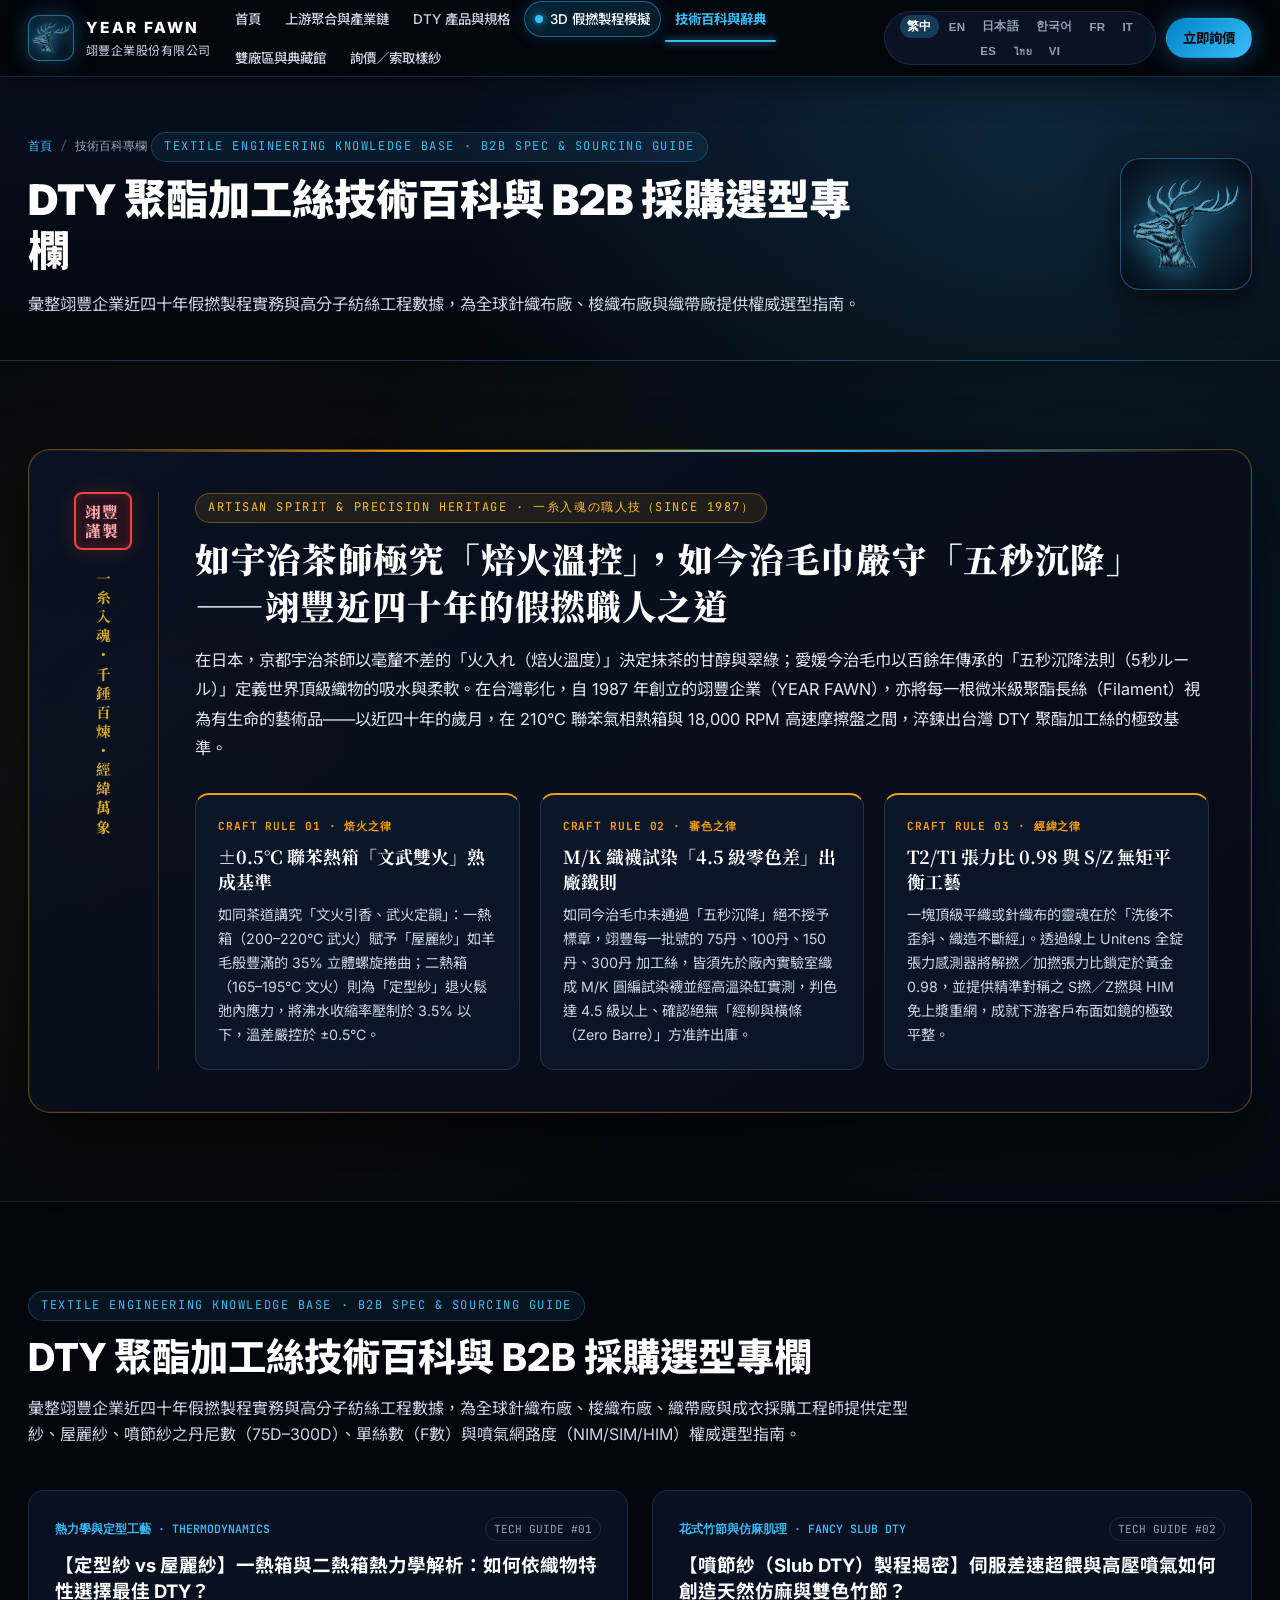
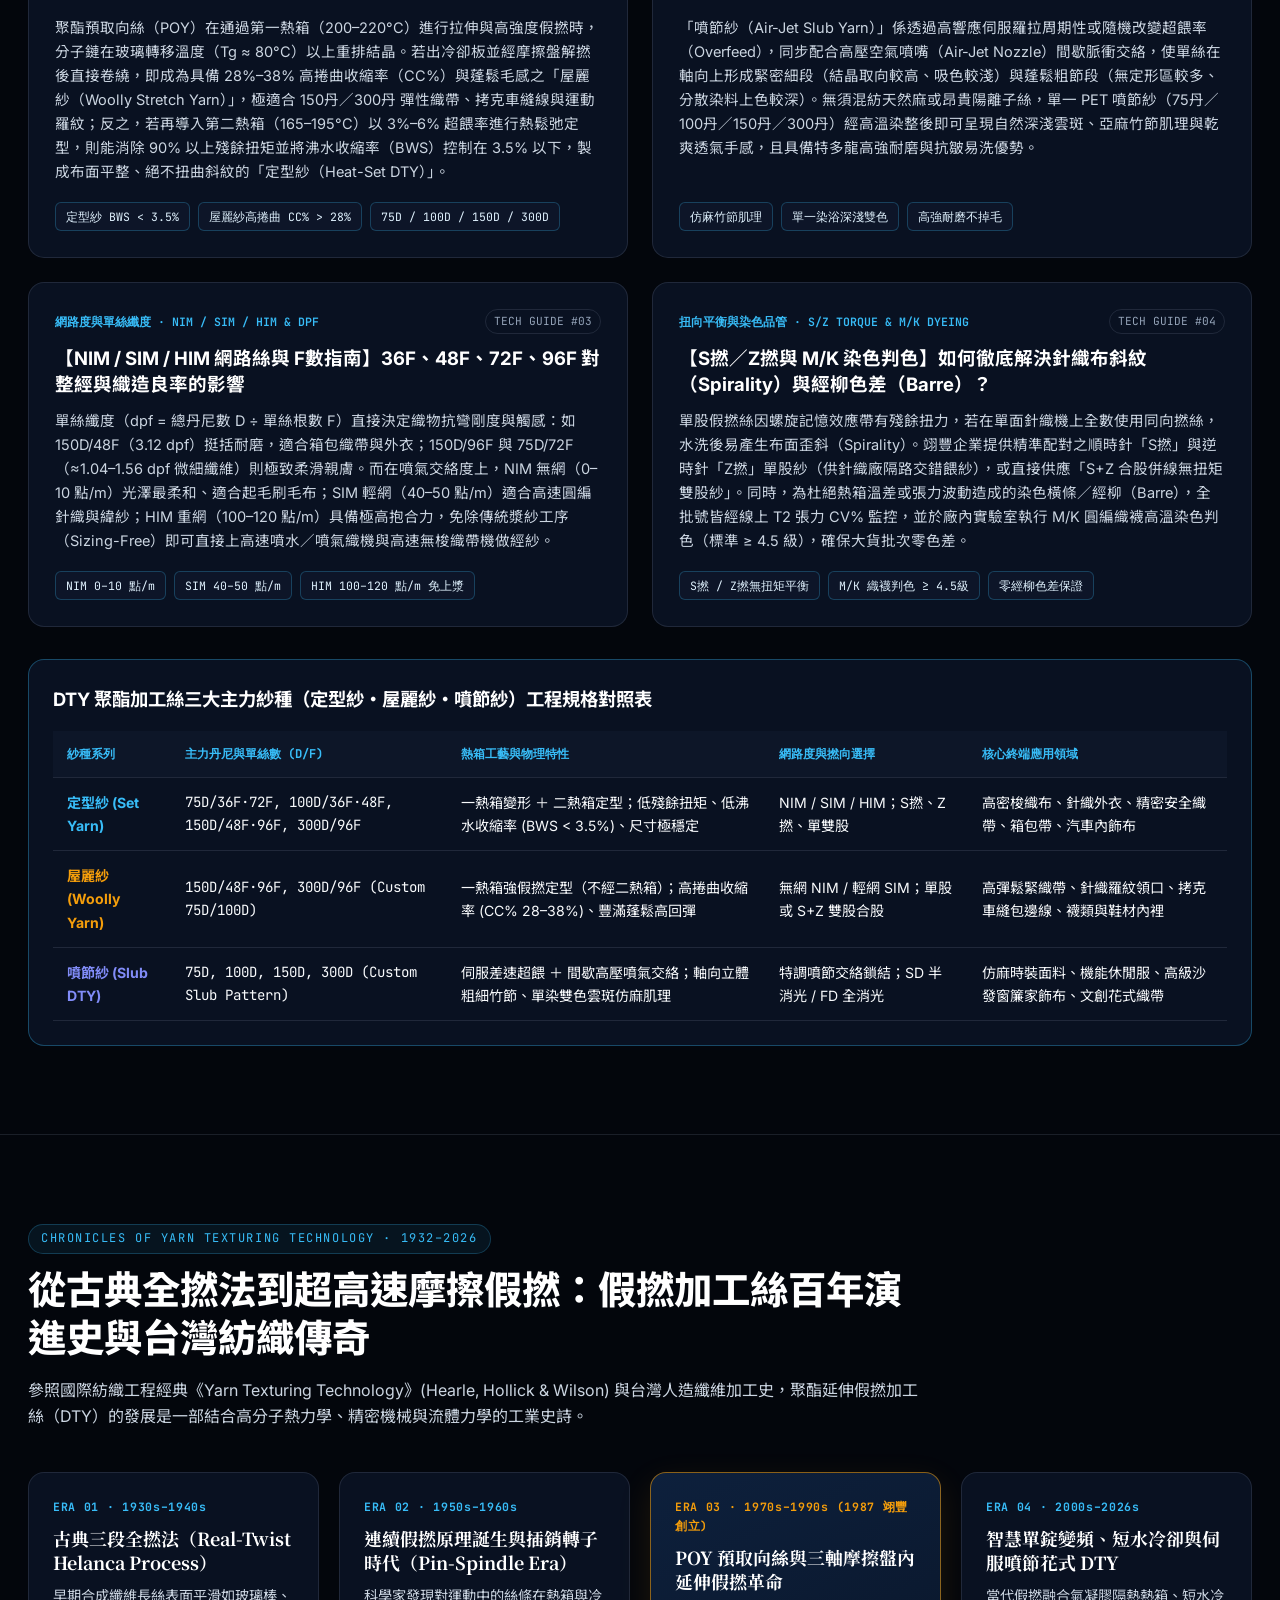
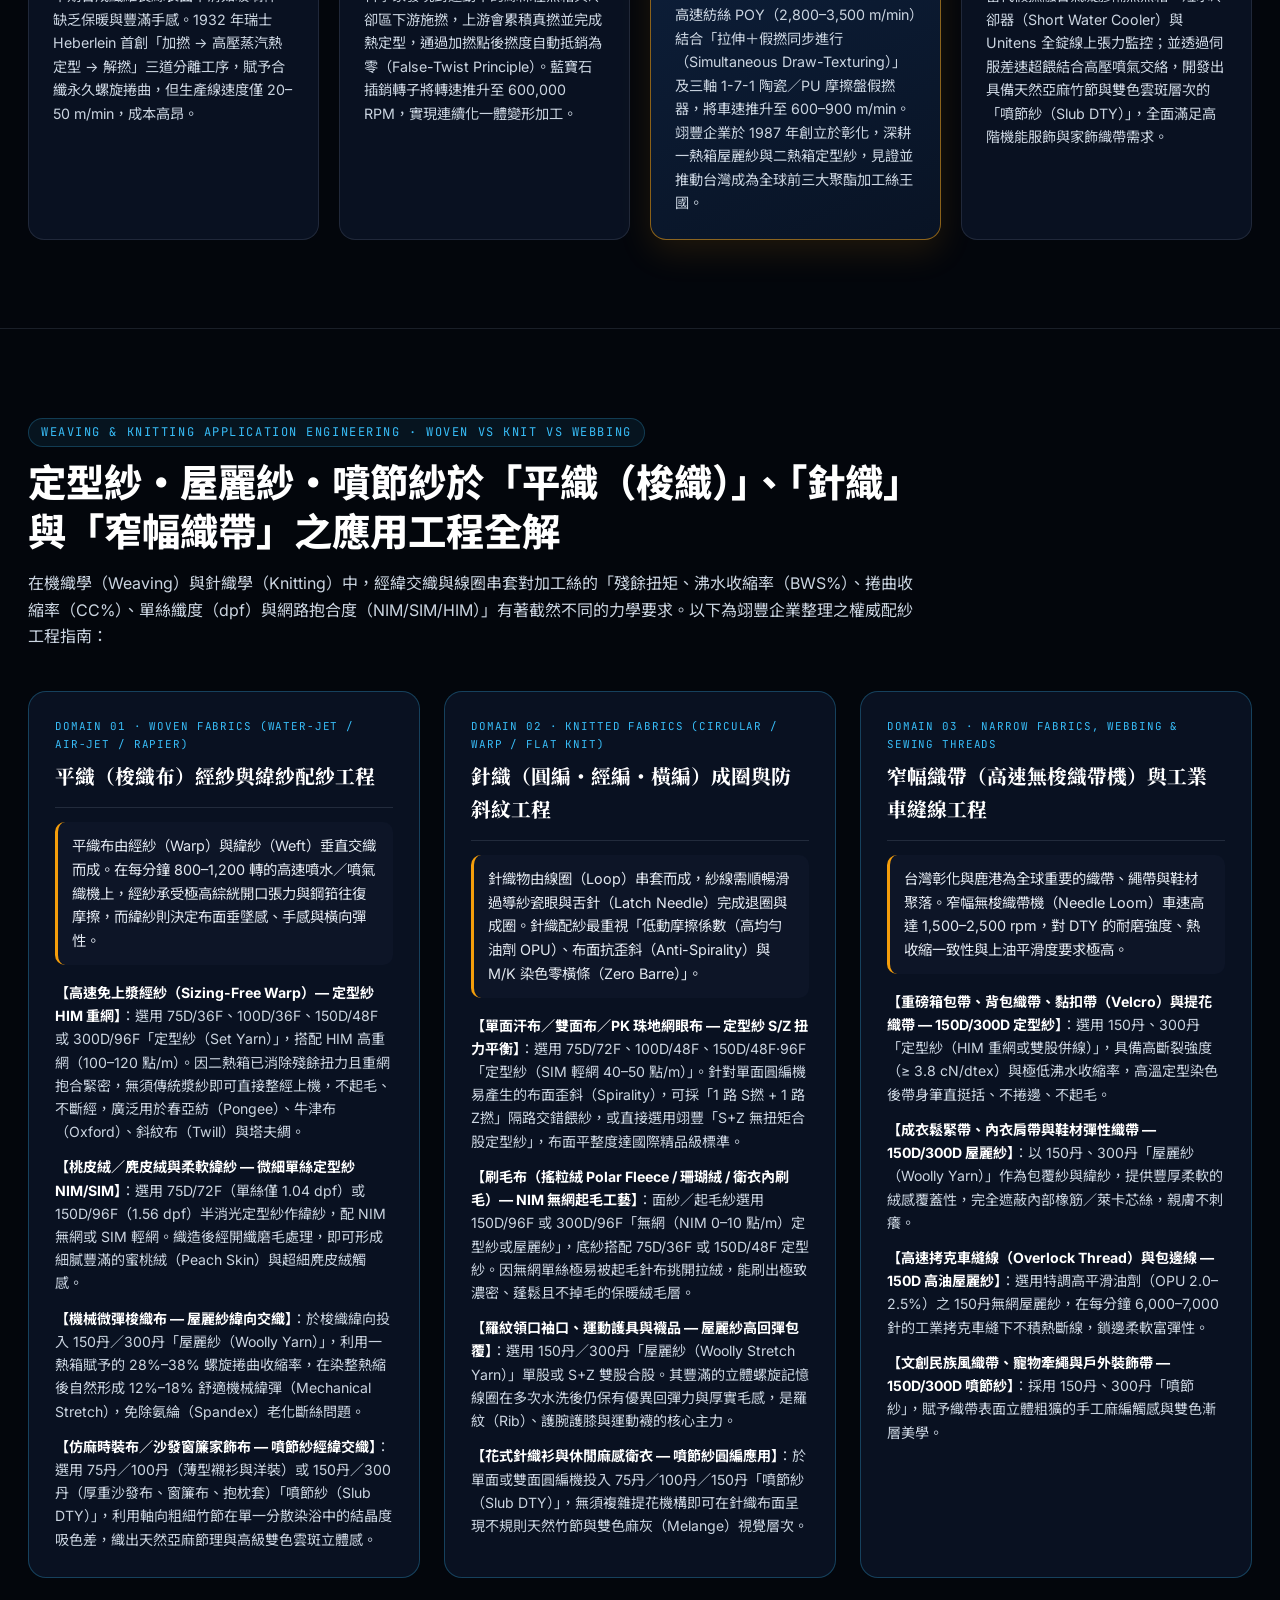
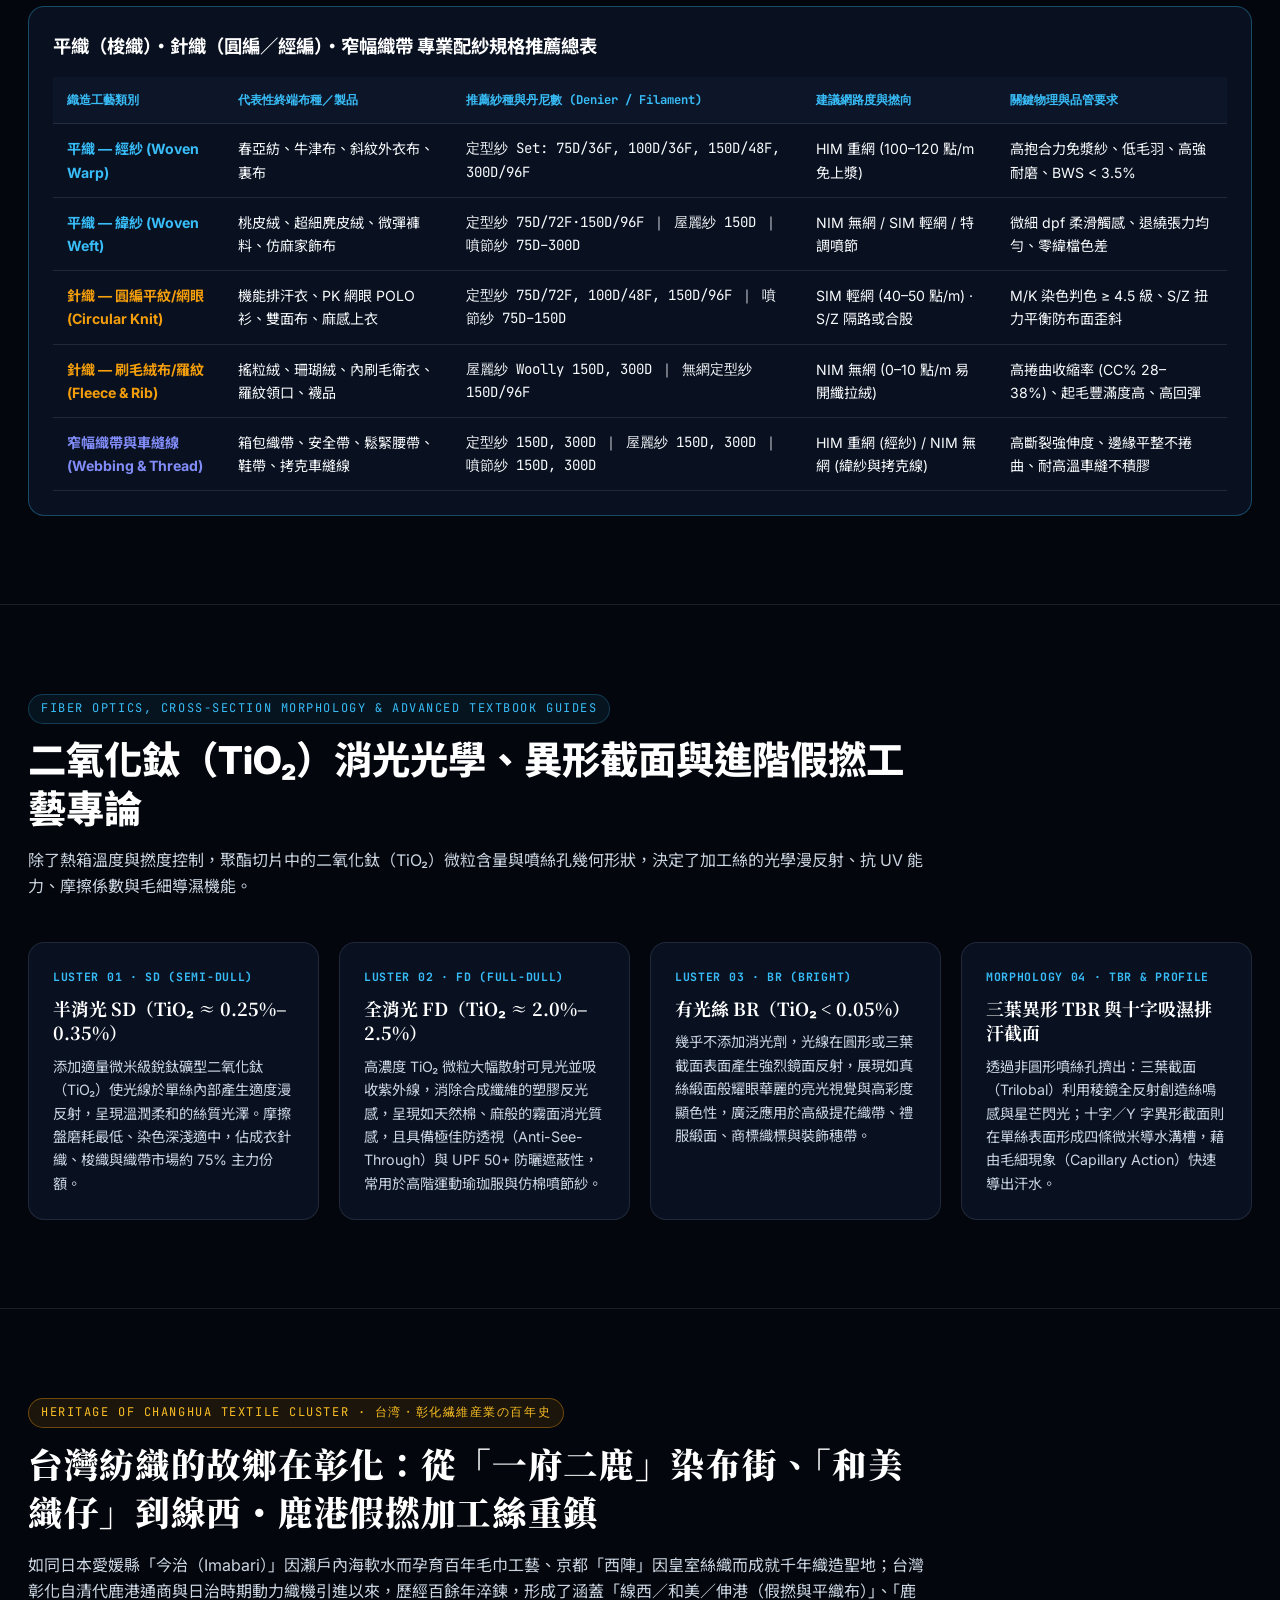
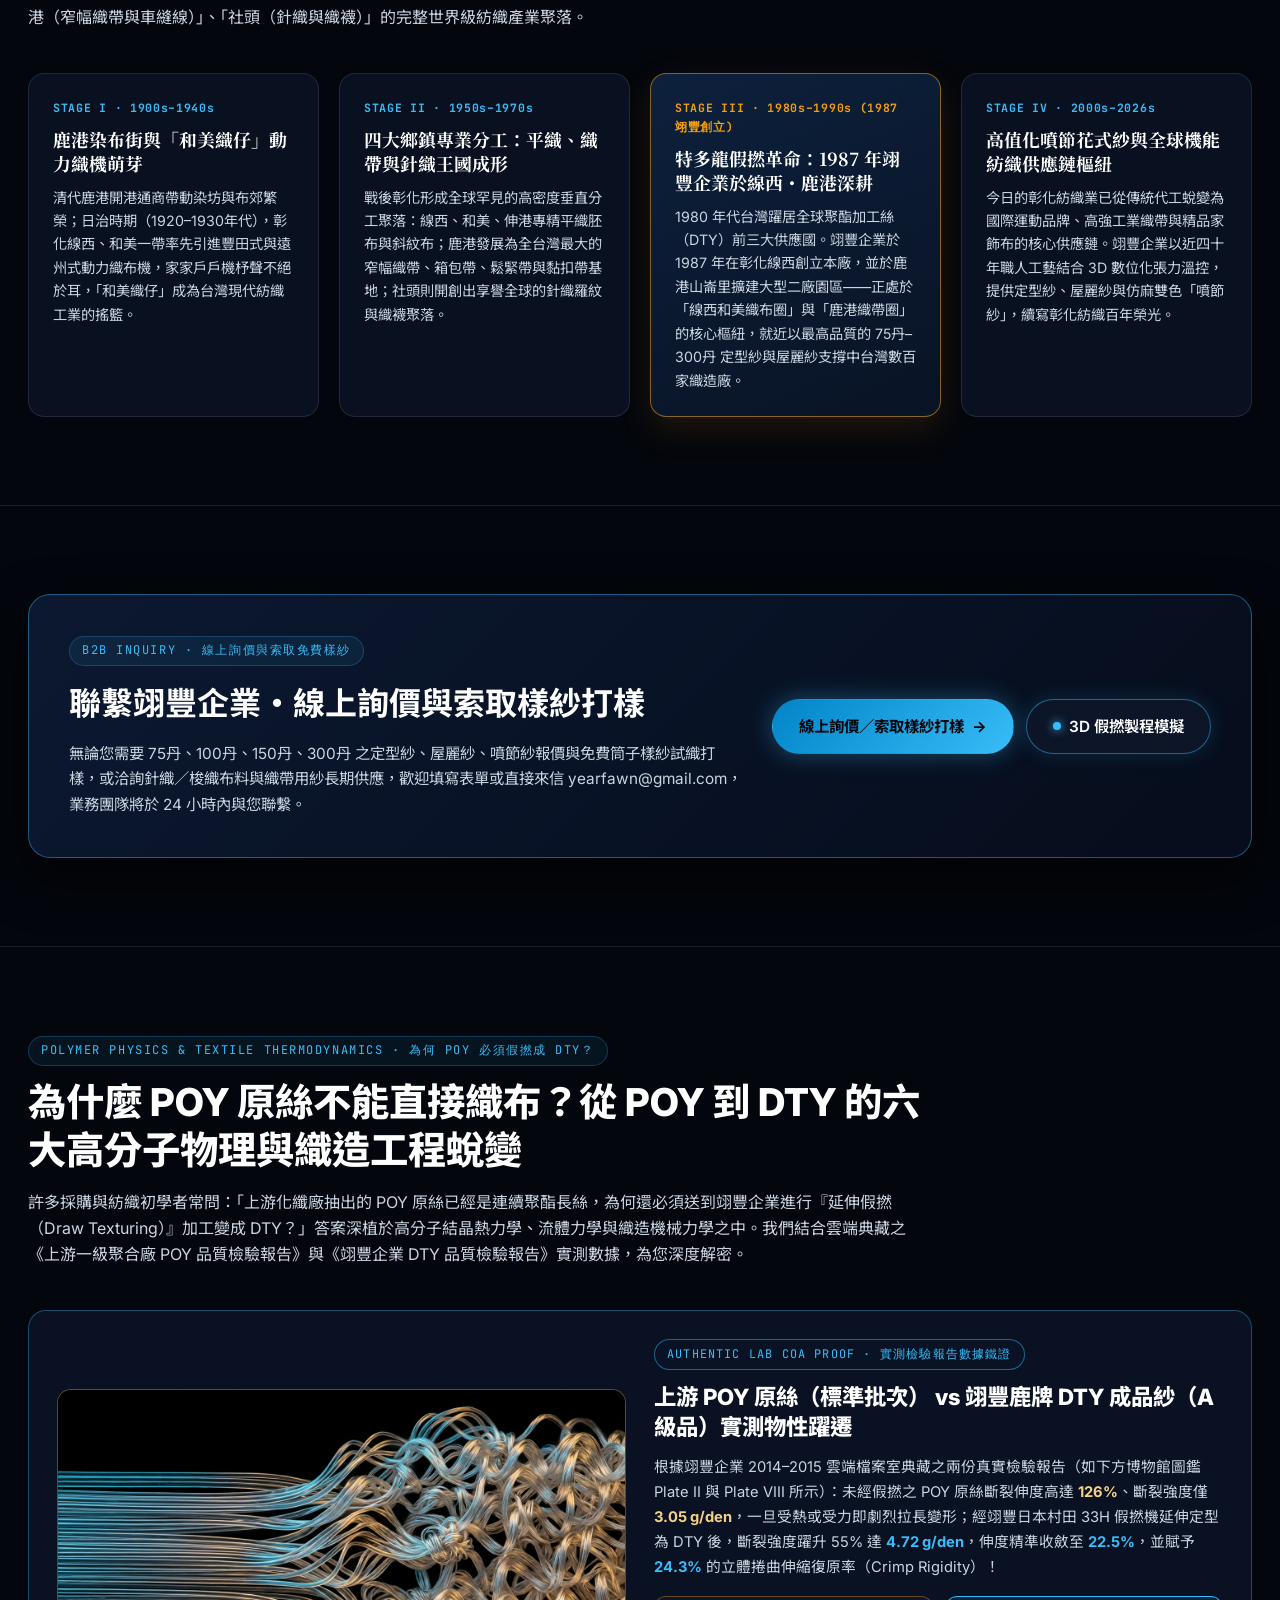
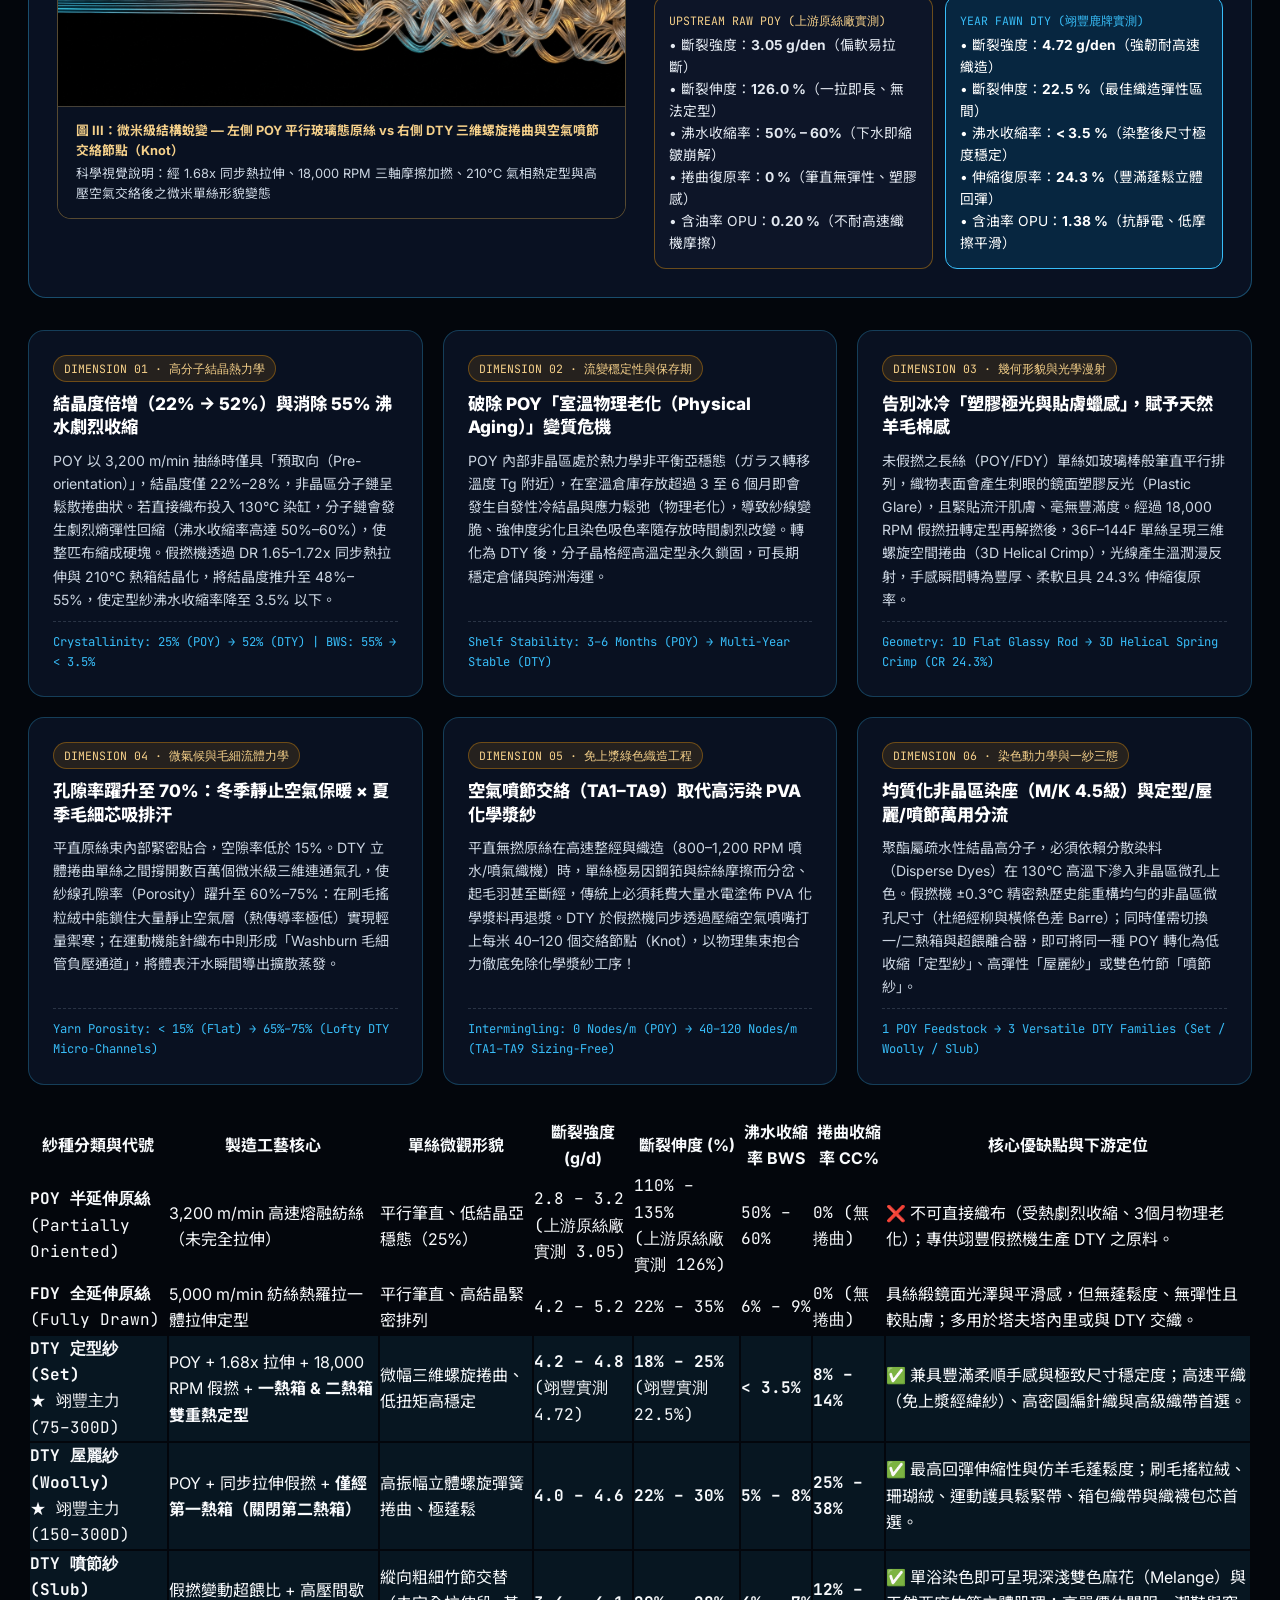
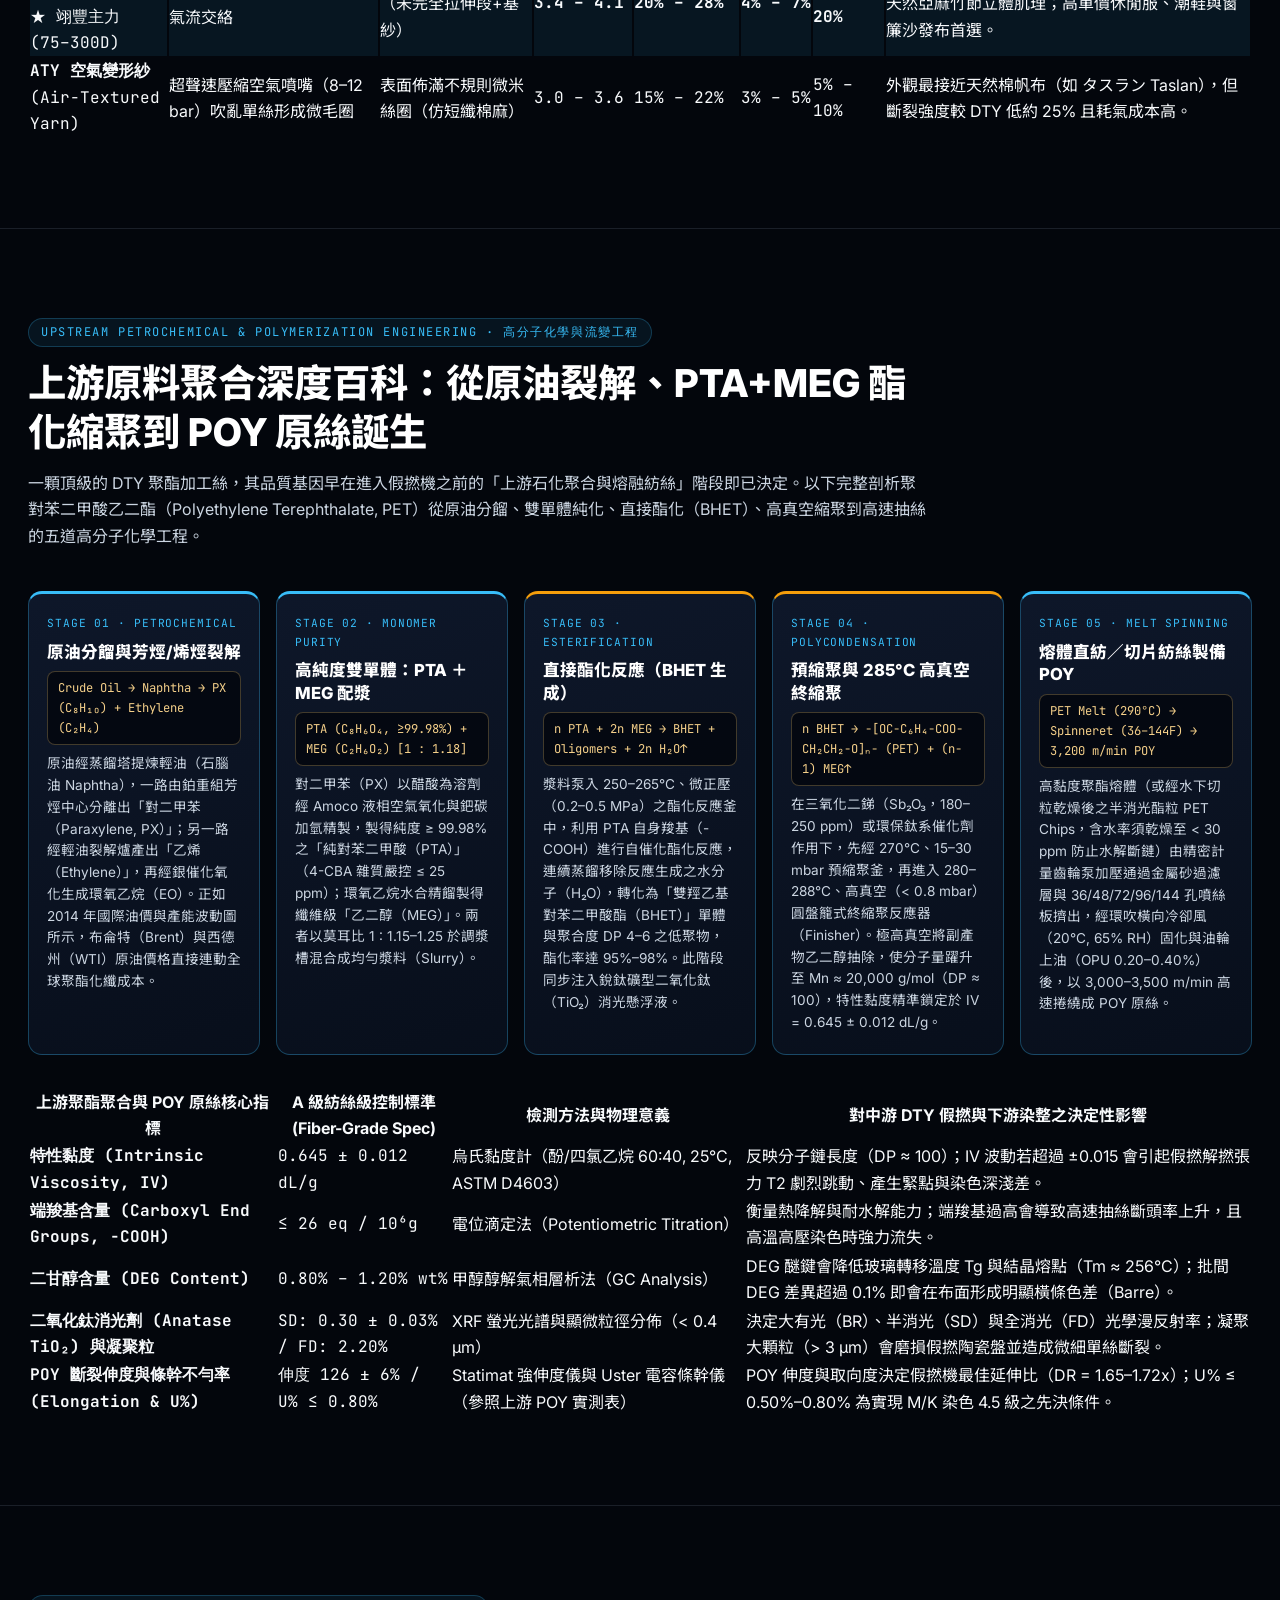
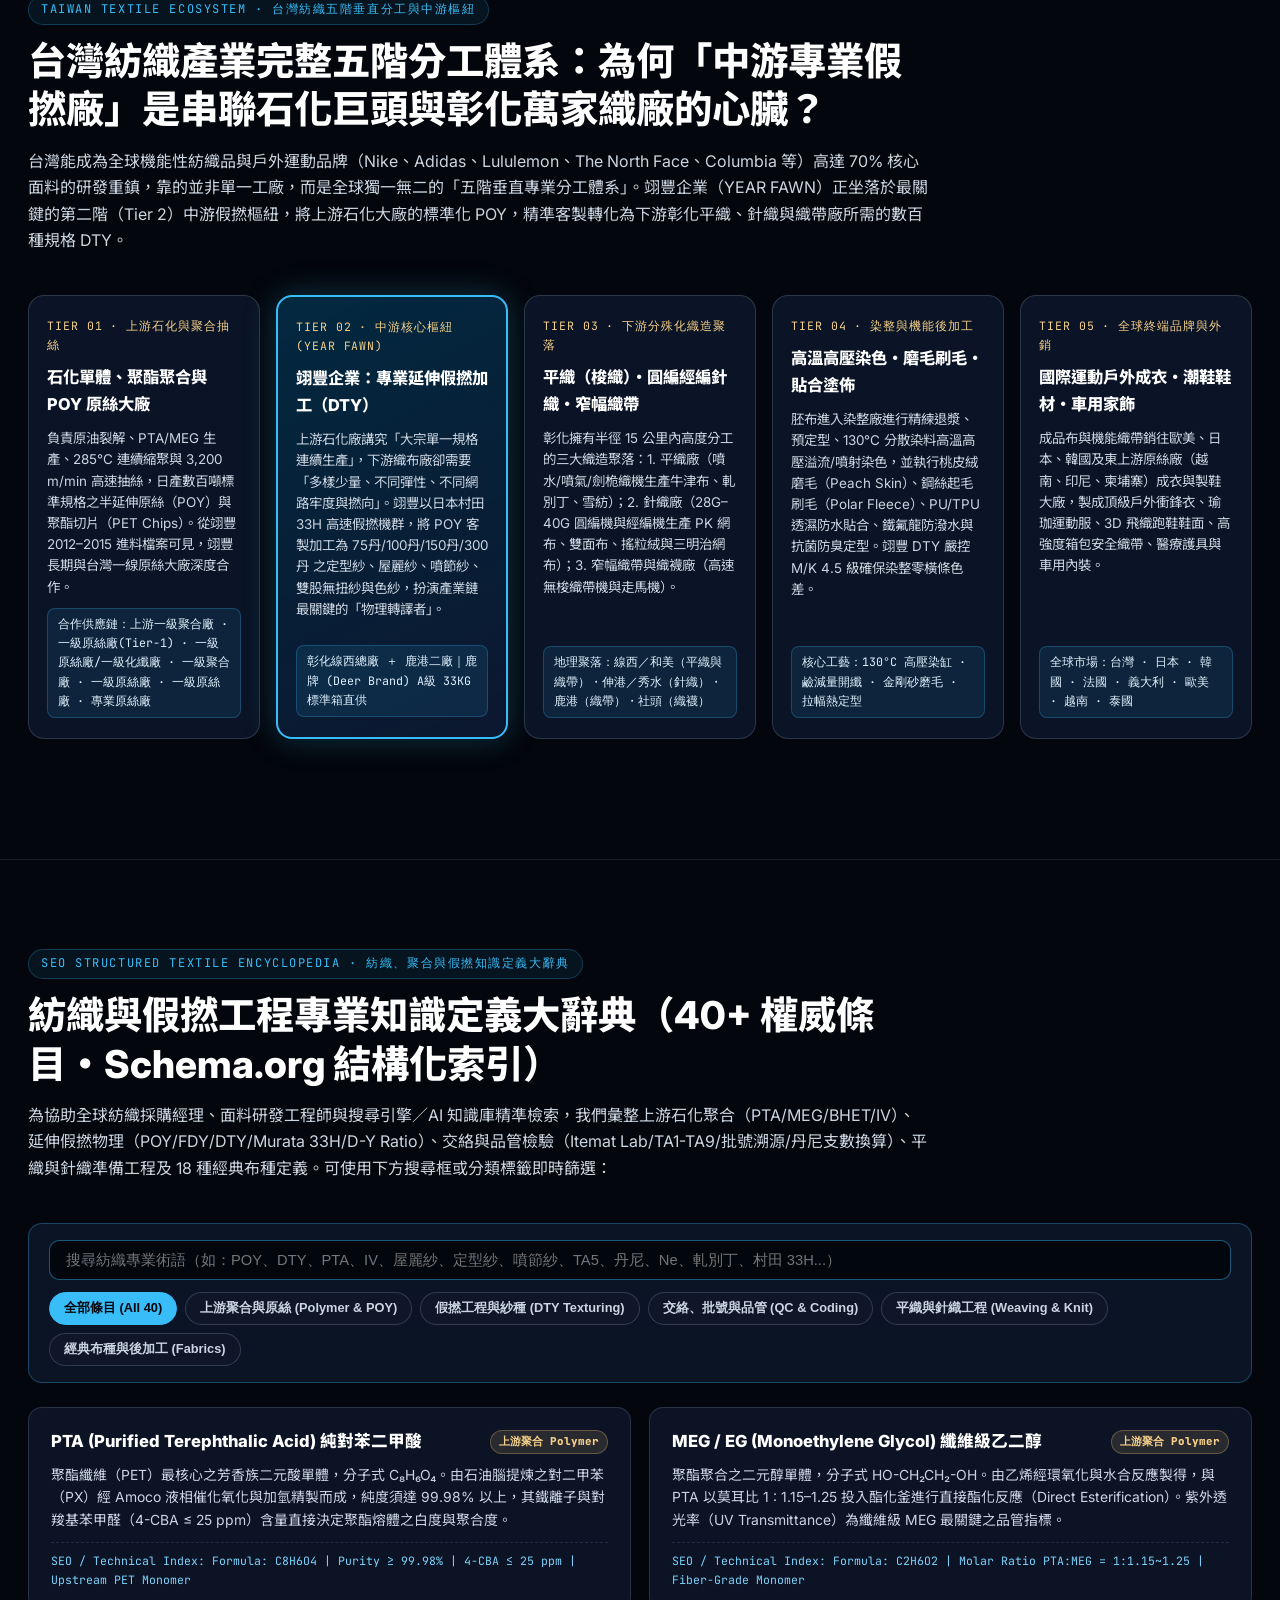
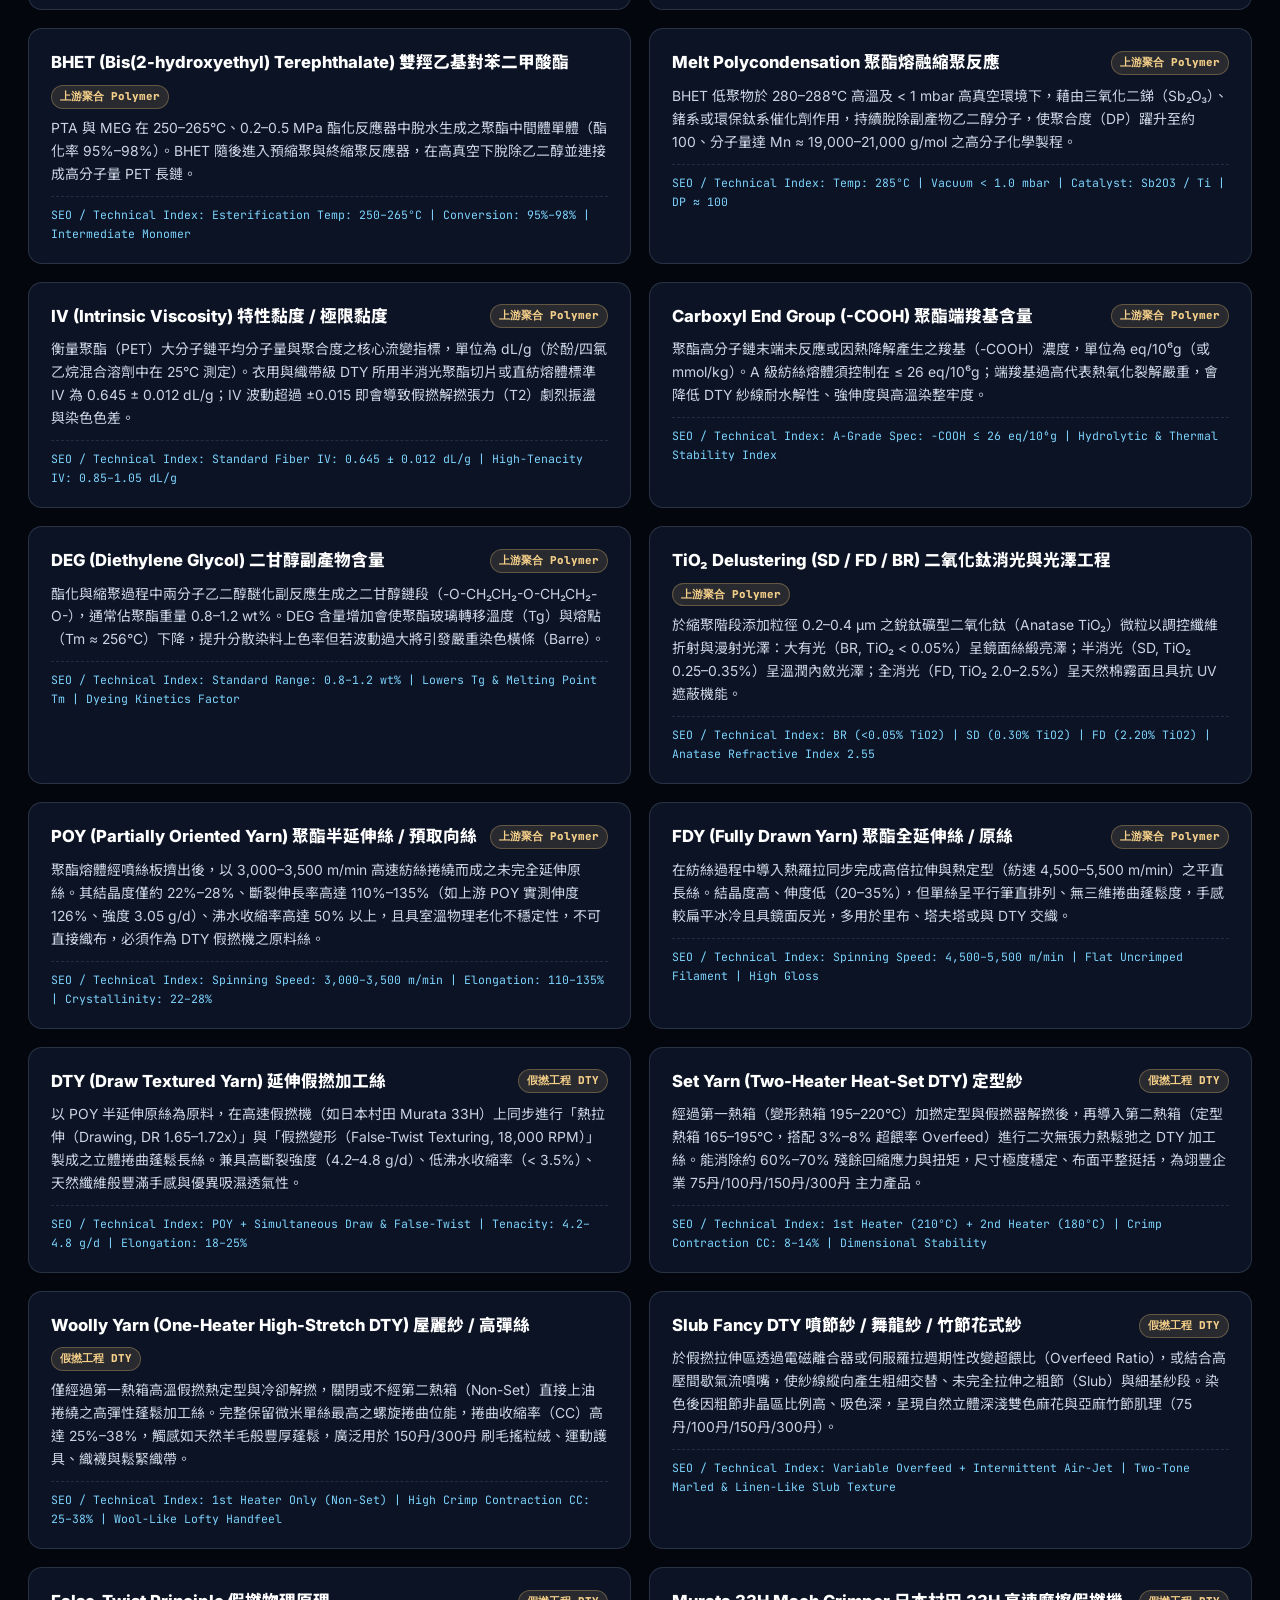
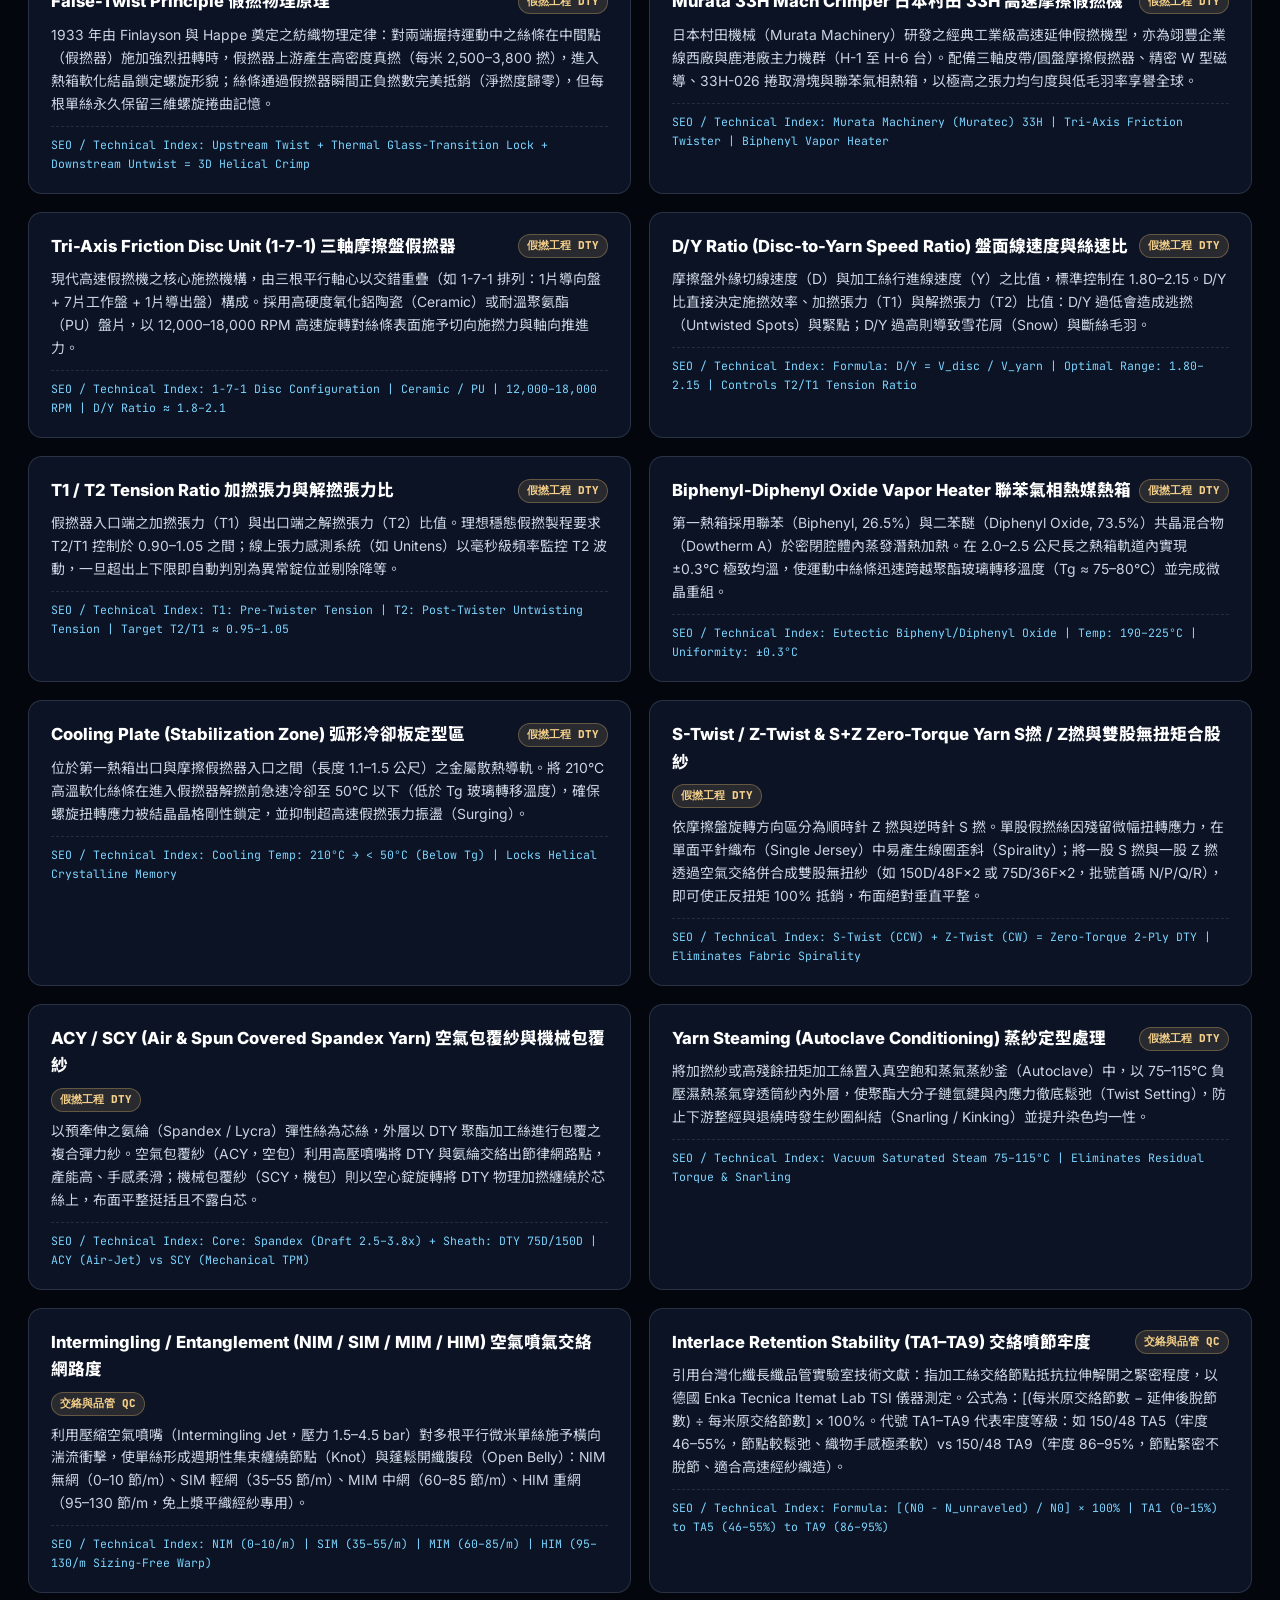
<file: insights.html>
<!DOCTYPE html>
<html lang="zh-TW" data-lang="zh-TW">
<head>
  <meta charset="UTF-8" />
  <meta name="viewport" content="width=device-width, initial-scale=1.0, maximum-scale=5.0" />
  <title id="meta-title">DTY 聚酯加工絲技術百科與 B2B 採購選型專欄（定型紗 vs 屋麗紗・噴節紗・NIM/SIM/HIM）| 翊豐企業 YEAR FAWN</title>
  <meta name="description" id="meta-desc" content="深度解析 DTY 聚酯加工絲熱力學：定型紗與屋麗紗差異、噴節紗仿麻雙色機制、NIM/SIM/HIM 噴氣網路度對整經織造影響，以及 S/Z 撚無扭矩與 M/K 染色判色品管標準。" />
  <meta name="keywords" content="翊豐企業, YEAR FAWN ENTERPRISE, DTY, 聚酯加工絲, 延伸假撚加工絲, 特多龍, 定型紗, 屋麗紗, 噴節紗, 75丹, 100丹, 150丹, 300丹, 75D, 100D, 150D, 300D, 假撚, NIM, SIM, HIM, 網路絲, Set Yarn, Woolly Yarn, Slub DTY, ポリエステル仮撚加工糸, ウーリー糸, セット糸, 彰化紡織廠" />
  <meta name="author" content="翊豐企業股份有限公司 YEAR FAWN ENTERPRISE CO., LTD." />
  <meta name="robots" content="index, follow, max-image-preview:large, max-snippet:-1" />
  <meta name="theme-color" content="#040812" />

  <!-- 品牌青藍鹿頭 Favicon 與 Touch Icon -->
  <link rel="icon" type="image/png" href="favicon.png" />
  <link rel="apple-touch-icon" href="logo.png" />

  <!-- Canonical 與多國語系 Hreflang SEO 標記 -->
  <link rel="canonical" href="https://kaidragon0815-design.github.io/yearfawn-website/insights.html" />
  <link rel="alternate" hreflang="zh-TW" href="https://kaidragon0815-design.github.io/yearfawn-website/insights.html?lang=zh-TW" />
  <link rel="alternate" hreflang="en" href="https://kaidragon0815-design.github.io/yearfawn-website/insights.html?lang=en" />
  <link rel="alternate" hreflang="ja" href="https://kaidragon0815-design.github.io/yearfawn-website/insights.html?lang=ja" />
  <link rel="alternate" hreflang="es" href="https://kaidragon0815-design.github.io/yearfawn-website/insights.html?lang=es" />
  <link rel="alternate" hreflang="th" href="https://kaidragon0815-design.github.io/yearfawn-website/insights.html?lang=th" />
  <link rel="alternate" hreflang="vi" href="https://kaidragon0815-design.github.io/yearfawn-website/insights.html?lang=vi" />
  <link rel="alternate" hreflang="x-default" href="https://kaidragon0815-design.github.io/yearfawn-website/insights.html" />

  <!-- Open Graph -->
  <meta property="og:type" content="website" />
  <meta property="og:site_name" content="翊豐企業股份有限公司 YEAR FAWN ENTERPRISE CO., LTD." />
  <meta property="og:title" content="DTY 聚酯加工絲技術百科與 B2B 採購選型專欄（定型紗 vs 屋麗紗・噴節紗・NIM/SIM/HIM）| 翊豐企業 YEAR FAWN" />
  <meta property="og:description" content="深度解析 DTY 聚酯加工絲熱力學：定型紗與屋麗紗差異、噴節紗仿麻雙色機制、NIM/SIM/HIM 噴氣網路度對整經織造影響，以及 S/Z 撚無扭矩與 M/K 染色判色品管標準。" />
  <meta property="og:url" content="https://kaidragon0815-design.github.io/yearfawn-website/insights.html" />
  <meta property="og:image" content="https://kaidragon0815-design.github.io/yearfawn-website/logo.png" />

  <!-- Google Fonts -->
  <link rel="preconnect" href="https://fonts.googleapis.com" />
  <link rel="preconnect" href="https://fonts.gstatic.com" crossorigin />
  <link href="https://fonts.googleapis.com/css2?family=Inter:wght@400;500;600;700;800&family=JetBrains+Mono:wght@400;500;600;700&family=Noto+Sans+JP:wght@400;500;700&family=Noto+Sans+SC:wght@400;500;700&family=Noto+Sans+TC:wght@400;500;600;700;900&family=Noto+Serif+JP:wght@600;700;900&family=Noto+Serif+TC:wght@600;700;900&display=swap" rel="stylesheet" />

  
  <link rel="stylesheet" href="styles.css" />
  <link rel="alternate" hreflang="zh-Hant-TW" href="https://kaidragon0815-design.github.io/yearfawn-website/insights.html?lang=zh-TW" />
  <link rel="alternate" hreflang="en" href="https://kaidragon0815-design.github.io/yearfawn-website/insights.html?lang=en" />
  <link rel="alternate" hreflang="ja" href="https://kaidragon0815-design.github.io/yearfawn-website/insights.html?lang=ja" />
  <link rel="alternate" hreflang="ko" href="https://kaidragon0815-design.github.io/yearfawn-website/insights.html?lang=ko" />
  <link rel="alternate" hreflang="fr" href="https://kaidragon0815-design.github.io/yearfawn-website/insights.html?lang=fr" />
  <link rel="alternate" hreflang="it" href="https://kaidragon0815-design.github.io/yearfawn-website/insights.html?lang=it" />
  <link rel="alternate" hreflang="es" href="https://kaidragon0815-design.github.io/yearfawn-website/insights.html?lang=es" />
  <link rel="alternate" hreflang="th" href="https://kaidragon0815-design.github.io/yearfawn-website/insights.html?lang=th" />
  <link rel="alternate" hreflang="vi" href="https://kaidragon0815-design.github.io/yearfawn-website/insights.html?lang=vi" />
  <link rel="alternate" hreflang="x-default" href="https://kaidragon0815-design.github.io/yearfawn-website/insights.html" />
</head><body data-page="insights">
  <div class="ambient-grid" aria-hidden="true"></div>

  <header class="site-header" id="top">
    <div class="container nav-container">
      <a href="index.html" class="brand-logo" aria-label="YEAR FAWN ENTERPRISE">
        <span class="logo-mark logo-img-wrap">
          <img src="logo.png" alt="翊豐企業 YEAR FAWN 鹿頭品牌標誌" class="brand-logo-img" width="44" height="44" />
        </span>
        <div class="brand-text">
          <span class="brand-en">YEAR FAWN</span>
          <span class="brand-zh" data-i18n="nav.companyShort">翊豐企業股份有限公司</span>
        </div>
      </a>

      <nav class="main-nav" aria-label="Primary Navigation">
        <a href="index.html" class="nav-link" data-i18n="nav.home">首頁</a>
        <a href="polymerization.html" class="nav-link" data-i18n="nav.polymer">上游聚合與產業鏈</a>
        <a href="products.html" class="nav-link" data-i18n="nav.products">DTY 產品與規格</a>
        <a href="process-3d.html" class="nav-link nav-link-highlight"><span class="pulse-dot"></span><span data-i18n="nav.process">3D 假撚製程模擬</span></a>
        <a href="insights.html" class="nav-link nav-link-active" data-i18n="nav.insights">技術百科與辭典</a>
        <a href="facilities.html" class="nav-link" data-i18n="nav.facilities">雙廠區與典藏館</a>
        <a href="contact.html" class="nav-link" data-i18n="nav.contact">詢價／索取樣紗</a>
      </nav>

      <div class="header-actions">
        <div class="lang-switcher" role="group" aria-label="Language selector">
          <button class="lang-btn active" data-lang-btn="zh-TW">繁中</button>
          <button class="lang-btn" data-lang-btn="en">EN</button>
          <button class="lang-btn" data-lang-btn="ja">日本語</button>
          <button class="lang-btn" data-lang-btn="ko">한국어</button>
          <button class="lang-btn" data-lang-btn="fr">FR</button>
          <button class="lang-btn" data-lang-btn="it">IT</button>
          <button class="lang-btn" data-lang-btn="es">ES</button>
          <button class="lang-btn" data-lang-btn="th">ไทย</button>
          <button class="lang-btn" data-lang-btn="vi">VI</button>
        </div>
        <a href="contact.html" class="btn btn-primary btn-sm desktop-cta-btn" data-i18n="nav.cta">立即詢價</a>

        <button class="mobile-menu-toggle" id="mobile-menu-btn" aria-label="Menu" aria-expanded="false">
          <span></span>
          <span></span>
          <span></span>
        </button>
      </div>
    </div>

    <div class="mobile-nav-drawer" id="mobile-nav-drawer" hidden>
      <div class="mobile-drawer-brand">
        <img src="logo.png" alt="YEAR FAWN LOGO" class="drawer-logo-img" width="38" height="38" />
        <div>
          <strong>YEAR FAWN · 鹿牌 (EST. 1987)</strong>
          <span data-i18n="nav.companyShort">翊豐企業股份有限公司</span>
        </div>
      </div>

      <div class="mobile-drawer-lang-box">
        <div class="mobile-drawer-lang-label">🌐 語言切換 / LANGUAGE (9國語系)</div>
        <div class="mobile-drawer-lang-grid">
          <button type="button" class="lang-btn active" data-lang-btn="zh-TW">繁體中文</button>
          <button type="button" class="lang-btn" data-lang-btn="en">English</button>
          <button type="button" class="lang-btn" data-lang-btn="ja">日本語</button>
          <button type="button" class="lang-btn" data-lang-btn="ko">한국어</button>
          <button type="button" class="lang-btn" data-lang-btn="fr">Français</button>
          <button type="button" class="lang-btn" data-lang-btn="it">Italiano</button>
          <button type="button" class="lang-btn" data-lang-btn="es">Español</button>
          <button type="button" class="lang-btn" data-lang-btn="th">ไทย</button>
          <button type="button" class="lang-btn" data-lang-btn="vi">Tiếng Việt</button>
        </div>
      </div>

      <div class="mobile-nav-links">
        <a href="index.html" class="mobile-nav-link" data-i18n="nav.home">首頁</a>
        <a href="polymerization.html" class="mobile-nav-link mobile-nav-highlight" data-i18n="nav.polymer">上游聚合與產業鏈</a>
        <a href="products.html" class="mobile-nav-link" data-i18n="nav.products">DTY 產品與規格</a>
        <a href="process-3d.html" class="mobile-nav-link mobile-nav-highlight" data-i18n="nav.process">3D 假撚製程模擬</a>
        <a href="insights.html" class="mobile-nav-link" data-i18n="nav.insights">技術百科與辭典</a>
        <a href="facilities.html" class="mobile-nav-link" data-i18n="nav.facilities">雙廠區與典藏館</a>
        <a href="contact.html" class="mobile-nav-link" data-i18n="nav.contact">詢價／索取樣紗</a>
      </div>
      <div class="mobile-drawer-contact">
        <a href="tel:04-7580626" class="mobile-contact-pill">📞 04-7580626 (彰化總廠)</a>
        <a href="mailto:yearfawn@gmail.com" class="mobile-contact-pill">✉️ yearfawn@gmail.com</a>
      </div>
    </div>
  </header><main>
    <section class="subpage-hero">
      <div class="container subpage-hero-inner">
        <div class="subpage-hero-text">
          <nav class="breadcrumb" aria-label="Breadcrumb">
            <a href="index.html" data-i18n="nav.home">首頁</a>
            <span class="breadcrumb-sep">/</span>
            <span data-i18n="nav.insights">技術百科專欄</span>
          </nav>
          <div class="section-eyebrow" data-i18n="insights.eyebrow">TEXTILE ENGINEERING KNOWLEDGE BASE · B2B SPEC & SOURCING GUIDE</div>
          <h1 class="subpage-title" data-i18n="insights.title">DTY 聚酯加工絲技術百科與 B2B 採購選型專欄</h1>
          <p class="subpage-desc" data-i18n="insights.subtitle">彙整翊豐企業近四十年假撚製程實務與高分子紡絲工程數據，為全球針織布廠、梭織布廠與織帶廠提供權威選型指南。</p>
        </div>
        <div class="subpage-hero-badge">
          <img src="logo.png" alt="YEAR FAWN Emblem" width="110" height="110" />
        </div>
      </div>
    </section>

    <!-- 職人哲學專區：一糸入魂 · 如茶道焙火、如今治驗布的台灣假撚匠心 (1987–2026) -->
    <section class="section craft-philosophy-section" id="craft-philosophy">
      <div class="container">
        <div class="craft-banner-frame">
          <!-- 左側直書家紋印記 (Japanese Craft Seal & Vertical Motto) -->
          <div class="craft-vertical-seal" aria-hidden="true">
            <div class="seal-stamp">翊豐<br/>謹製</div>
            <div class="vertical-motto">一糸入魂・千錘百煉・經緯萬象</div>
          </div>

          <!-- 中央職人精神主論述 -->
          <div class="craft-main-body">
            <div class="section-eyebrow craft-eyebrow" data-i18n="craft.eyebrow">
              ARTISAN SPIRIT &amp; PRECISION HERITAGE · 一糸入魂の職人技（SINCE 1987）
            </div>
            <h2 class="craft-serif-title" data-i18n="craft.title">
              如宇治茶師極究「焙火溫控」，如今治毛巾嚴守「五秒沉降」——翊豐近四十年的假撚職人之道
            </h2>
            <p class="craft-lead" data-i18n="craft.lead">
              在日本，京都宇治茶師以毫釐不差的「火入れ（焙火溫度）」決定抹茶的甘醇與翠綠；愛媛今治毛巾以百餘年傳承的「五秒沉降法則（5秒ルール）」定義世界頂級織物的吸水與柔軟。在台灣彰化，自 1987 年創立的翊豐企業（YEAR FAWN），亦將每一根微米級聚酯長絲（Filament）視為有生命的藝術品——以近四十年的歲月，在 210°C 聯苯氣相熱箱與 18,000 RPM 高速摩擦盤之間，淬鍊出台灣 DTY 聚酯加工絲的極致基準。
            </p>

            <!-- 翊豐三大職人鐵律 (對標今治毛巾量化認證標準) -->
            <div class="craft-rules-grid">
              <div class="craft-rule-card">
                <div class="rule-index mono">CRAFT RULE 01 · 焙火之律</div>
                <h3 class="craft-serif-sub" data-i18n="craft.r1Title">±0.5°C 聯苯熱箱「文武雙火」熟成基準</h3>
                <p data-i18n="craft.r1Desc">
                  如同茶道講究「文火引香、武火定韻」：一熱箱（200–220°C 武火）賦予「屋麗紗」如羊毛般豐滿的 35% 立體螺旋捲曲；二熱箱（165–195°C 文火）則為「定型紗」退火鬆弛內應力，將沸水收縮率壓制於 3.5% 以下，溫差嚴控於 ±0.5°C。
                </p>
              </div>

              <div class="craft-rule-card">
                <div class="rule-index mono">CRAFT RULE 02 · 審色之律</div>
                <h3 class="craft-serif-sub" data-i18n="craft.r2Title">M/K 織襪試染「4.5 級零色差」出廠鐵則</h3>
                <p data-i18n="craft.r2Desc">
                  如同今治毛巾未通過「五秒沉降」絕不授予標章，翊豐每一批號的 75丹、100丹、150丹、300丹 加工絲，皆須先於廠內實驗室織成 M/K 圓編試染襪並經高溫染缸實測，判色達 4.5 級以上、確認絕無「經柳與橫條（Zero Barre）」方准許出庫。
                </p>
              </div>

              <div class="craft-rule-card">
                <div class="rule-index mono">CRAFT RULE 03 · 經緯之律</div>
                <h3 class="craft-serif-sub" data-i18n="craft.r3Title">T2/T1 張力比 0.98 與 S/Z 無矩平衡工藝</h3>
                <p data-i18n="craft.r3Desc">
                  一塊頂級平織或針織布的靈魂在於「洗後不歪斜、織造不斷經」。透過線上 Unitens 全錠張力感測器將解撚／加撚張力比鎖定於黃金 0.98，並提供精準對稱之 S撚／Z撚與 HIM 免上漿重網，成就下游客戶布面如鏡的極致平整。
                </p>
              </div>
            </div>
          </div>
        </div>
      </div>
    </section>
<!-- 新增：B2B 權威技術百科與專業 SEO 文章專區 (TECHNICAL KNOWLEDGE BASE & SEO ARTICLES) -->
    <section class="section insights-section" id="seo-insights">
      <div class="container">
        <div class="section-header">
          <div class="section-eyebrow" data-i18n="insights.eyebrow">TEXTILE ENGINEERING KNOWLEDGE BASE · B2B SPEC &amp; SOURCING GUIDE</div>
          <h2 class="section-title" data-i18n="insights.title">DTY 聚酯加工絲技術百科與 B2B 採購選型專欄</h2>
          <p class="section-desc" data-i18n="insights.subtitle">
            彙整翊豐企業近四十年假撚製程實務與高分子紡絲工程數據，為全球針織布廠、梭織布廠、織帶廠與成衣採購工程師提供定型紗、屋麗紗、噴節紗之丹尼數（75D–300D）、單絲數（F數）與噴氣網路度（NIM/SIM/HIM）權威選型指南。
          </p>
        </div>

        <!-- 4 篇深度 SEO 專業技術文章卡片 -->
        <div class="insights-grid">
          <!-- 文章 01 -->
          <article class="insight-article-card">
            <div class="insight-meta">
              <span class="insight-cat" data-i18n="insights.a1Cat">熱力學與定型工藝 · THERMODYNAMICS</span>
              <span class="insight-read mono">TECH GUIDE #01</span>
            </div>
            <h3 class="insight-title" data-i18n="insights.a1Title">【定型紗 vs 屋麗紗】一熱箱與二熱箱熱力學解析：如何依織物特性選擇最佳 DTY？</h3>
            <p class="insight-body" data-i18n="insights.a1Body">
              聚酯預取向絲（POY）在通過第一熱箱（200–220°C）進行拉伸與高強度假撚時，分子鏈在玻璃轉移溫度（Tg ≈ 80°C）以上重排結晶。若出冷卻板並經摩擦盤解撚後直接卷繞，即成為具備 28%–38% 高捲曲收縮率（CC%）與蓬鬆毛感之「屋麗紗（Woolly Stretch Yarn）」，極適合 150丹／300丹 彈性織帶、拷克車縫線與運動羅紋；反之，若再導入第二熱箱（165–195°C）以 3%–6% 超餵率進行熱鬆弛定型，則能消除 90% 以上殘餘扭矩並將沸水收縮率（BWS）控制在 3.5% 以下，製成布面平整、絕不扭曲斜紋的「定型紗（Heat-Set DTY）」。
            </p>
            <div class="insight-tags">
              <span data-i18n="insights.a1Tag1">定型紗 BWS &lt; 3.5%</span>
              <span data-i18n="insights.a1Tag2">屋麗紗高捲曲 CC% &gt; 28%</span>
              <span data-i18n="insights.a1Tag3">75D / 100D / 150D / 300D</span>
            </div>
          </article>

          <!-- 文章 02 -->
          <article class="insight-article-card">
            <div class="insight-meta">
              <span class="insight-cat" data-i18n="insights.a2Cat">花式竹節與仿麻肌理 · FANCY SLUB DTY</span>
              <span class="insight-read mono">TECH GUIDE #02</span>
            </div>
            <h3 class="insight-title" data-i18n="insights.a2Title">【噴節紗（Slub DTY）製程揭密】伺服差速超餵與高壓噴氣如何創造天然仿麻與雙色竹節？</h3>
            <p class="insight-body" data-i18n="insights.a2Body">
              「噴節紗（Air-Jet Slub Yarn）」係透過高響應伺服羅拉周期性或隨機改變超餵率（Overfeed），同步配合高壓空氣噴嘴（Air-Jet Nozzle）間歇脈衝交絡，使單絲在軸向上形成緊密細段（結晶取向較高、吸色較淺）與蓬鬆粗節段（無定形區較多、分散染料上色較深）。無須混紡天然麻或昂貴陽離子絲，單一 PET 噴節紗（75丹／100丹／150丹／300丹）經高溫染整後即可呈現自然深淺雲斑、亞麻竹節肌理與乾爽透氣手感，且具備特多龍高強耐磨與抗皺易洗優勢。
            </p>
            <div class="insight-tags">
              <span data-i18n="insights.a2Tag1">仿麻竹節肌理</span>
              <span data-i18n="insights.a2Tag2">單一染浴深淺雙色</span>
              <span data-i18n="insights.a2Tag3">高強耐磨不掉毛</span>
            </div>
          </article>

          <!-- 文章 03 -->
          <article class="insight-article-card">
            <div class="insight-meta">
              <span class="insight-cat" data-i18n="insights.a3Cat">網路度與單絲纖度 · NIM / SIM / HIM &amp; DPF</span>
              <span class="insight-read mono">TECH GUIDE #03</span>
            </div>
            <h3 class="insight-title" data-i18n="insights.a3Title">【NIM / SIM / HIM 網路絲與 F數指南】36F、48F、72F、96F 對整經與織造良率的影響</h3>
            <p class="insight-body" data-i18n="insights.a3Body">
              單絲纖度（dpf = 總丹尼數 D ÷ 單絲根數 F）直接決定織物抗彎剛度與觸感：如 150D/48F（3.12 dpf）挺括耐磨，適合箱包織帶與外衣；150D/96F 與 75D/72F（≈1.04–1.56 dpf 微細纖維）則極致柔滑親膚。而在噴氣交絡度上，NIM 無網（0–10 點/m）光澤最柔和、適合起毛刷毛布；SIM 輕網（40–50 點/m）適合高速圓編針織與緯紗；HIM 重網（100–120 點/m）具備極高抱合力，免除傳統漿紗工序（Sizing-Free）即可直接上高速噴水／噴氣織機與高速無梭織帶機做經紗。
            </p>
            <div class="insight-tags">
              <span data-i18n="insights.a3Tag1">NIM 0–10 點/m</span>
              <span data-i18n="insights.a3Tag2">SIM 40–50 點/m</span>
              <span data-i18n="insights.a3Tag3">HIM 100–120 點/m 免上漿</span>
            </div>
          </article>

          <!-- 文章 04 -->
          <article class="insight-article-card">
            <div class="insight-meta">
              <span class="insight-cat" data-i18n="insights.a4Cat">扭向平衡與染色品管 · S/Z TORQUE &amp; M/K DYEING</span>
              <span class="insight-read mono">TECH GUIDE #04</span>
            </div>
            <h3 class="insight-title" data-i18n="insights.a4Title">【S撚／Z撚與 M/K 染色判色】如何徹底解決針織布斜紋（Spirality）與經柳色差（Barre）？</h3>
            <p class="insight-body" data-i18n="insights.a4Body">
              單股假撚絲因螺旋記憶效應帶有殘餘扭力，若在單面針織機上全數使用同向撚絲，水洗後易產生布面歪斜（Spirality）。翊豐企業提供精準配對之順時針「S撚」與逆時針「Z撚」單股紗（供針織廠隔路交錯餵紗），或直接供應「S+Z 合股併線無扭矩雙股紗」。同時，為杜絕熱箱溫差或張力波動造成的染色橫條／經柳（Barre），全批號皆經線上 T2 張力 CV% 監控，並於廠內實驗室執行 M/K 圓編織襪高溫染色判色（標準 ≥ 4.5 級），確保大貨批次零色差。
            </p>
            <div class="insight-tags">
              <span data-i18n="insights.a4Tag1">S撚 / Z撚無扭矩平衡</span>
              <span data-i18n="insights.a4Tag2">M/K 織襪判色 ≥ 4.5級</span>
              <span data-i18n="insights.a4Tag3">零經柳色差保證</span>
            </div>
          </article>
        </div>

        <!-- B2B 規格對照速查表 (支援手機橫向滑動) -->
        <div class="spec-table-card">
          <div class="spec-table-header">
            <h3 data-i18n="insights.tableTitle">DTY 聚酯加工絲三大主力紗種（定型紗・屋麗紗・噴節紗）工程規格對照表</h3>
            <span class="table-scroll-hint" data-i18n="insights.tableHint">↔ 左右滑動查看完整規格</span>
          </div>
          <div class="table-responsive">
            <table class="dty-spec-table">
              <thead>
                <tr>
                  <th data-i18n="insights.thType">紗種系列</th>
                  <th data-i18n="insights.thDenier">主力丹尼與單絲數 (D/F)</th>
                  <th data-i18n="insights.thHeater">熱箱工藝與物理特性</th>
                  <th data-i18n="insights.thNet">網路度與撚向選擇</th>
                  <th data-i18n="insights.thApp">核心終端應用領域</th>
                </tr>
              </thead>
              <tbody>
                <tr>
                  <td><strong class="text-cyan" data-i18n="insights.r1Type">定型紗 (Set Yarn)</strong></td>
                  <td class="mono">75D/36F·72F, 100D/36F·48F, 150D/48F·96F, 300D/96F</td>
                  <td data-i18n="insights.r1Heater">一熱箱變形 ＋ 二熱箱定型；低殘餘扭矩、低沸水收縮率 (BWS &lt; 3.5%)、尺寸極穩定</td>
                  <td data-i18n="insights.r1Net">NIM / SIM / HIM；S撚、Z撚、單雙股</td>
                  <td data-i18n="insights.r1App">高密梭織布、針織外衣、精密安全織帶、箱包帶、汽車內飾布</td>
                </tr>
                <tr>
                  <td><strong class="text-amber" data-i18n="insights.r2Type">屋麗紗 (Woolly Yarn)</strong></td>
                  <td class="mono">150D/48F·96F, 300D/96F (Custom 75D/100D)</td>
                  <td data-i18n="insights.r2Heater">一熱箱強假撚定型（不經二熱箱）；高捲曲收縮率 (CC% 28–38%)、豐滿蓬鬆高回彈</td>
                  <td data-i18n="insights.r2Net">無網 NIM / 輕網 SIM；單股或 S+Z 雙股合股</td>
                  <td data-i18n="insights.r2App">高彈鬆緊織帶、針織羅紋領口、拷克車縫包邊線、襪類與鞋材內裡</td>
                </tr>
                <tr>
                  <td><strong class="text-indigo" data-i18n="insights.r3Type">噴節紗 (Slub DTY)</strong></td>
                  <td class="mono">75D, 100D, 150D, 300D (Custom Slub Pattern)</td>
                  <td data-i18n="insights.r3Heater">伺服差速超餵 ＋ 間歇高壓噴氣交絡；軸向立體粗細竹節、單染雙色雲斑仿麻肌理</td>
                  <td data-i18n="insights.r3Net">特調噴節交絡鎖結；SD 半消光 / FD 全消光</td>
                  <td data-i18n="insights.r3App">仿麻時裝面料、機能休閒服、高級沙發窗簾家飾布、文創花式織帶</td>
                </tr>
              </tbody>
            </table>
          </div>
        </div>
      </div>
    </section>

    
    
    <!-- 專書級延伸一：假撚加工技術百年演進史與台灣聚酯王國傳奇 (1930s–2026s) -->
    <section class="section history-section" id="texturing-history">
      <div class="container">
        <div class="section-header">
          <div class="section-eyebrow" data-i18n="hist.eyebrow">CHRONICLES OF YARN TEXTURING TECHNOLOGY · 1932–2026</div>
          <h2 class="section-title" data-i18n="hist.title">從古典全撚法到超高速摩擦假撚：假撚加工絲百年演進史與台灣紡織傳奇</h2>
          <p class="section-desc" data-i18n="hist.subtitle">
            參照國際紡織工程經典《Yarn Texturing Technology》(Hearle, Hollick &amp; Wilson) 與台灣人造纖維加工史，聚酯延伸假撚加工絲（DTY）的發展是一部結合高分子熱力學、精密機械與流體力學的工業史詩。
          </p>
        </div>

        <div class="timeline-grid">
          <div class="timeline-card">
            <div class="timeline-era mono">ERA 01 · 1930s–1940s</div>
            <h3 data-i18n="hist.e1Title">古典三段全撚法（Real-Twist Helanca Process）</h3>
            <p data-i18n="hist.e1Desc">
              早期合成纖維長絲表面平滑如玻璃棒、缺乏保暖與豐滿手感。1932 年瑞士 Heberlein 首創「加撚 → 高壓蒸汽熱定型 → 解撚」三道分離工序，賦予合纖永久螺旋捲曲，但生產線速度僅 20–50 m/min，成本高昂。
            </p>
          </div>

          <div class="timeline-card">
            <div class="timeline-era mono">ERA 02 · 1950s–1960s</div>
            <h3 data-i18n="hist.e2Title">連續假撚原理誕生與插銷轉子時代（Pin-Spindle Era）</h3>
            <p data-i18n="hist.e2Desc">
              科學家發現對運動中的絲條在熱箱與冷卻區下游施撚，上游會累積真撚並完成熱定型，通過加撚點後撚度自動抵銷為零（False-Twist Principle）。藍寶石插銷轉子將轉速推升至 600,000 RPM，實現連續化一體變形加工。
            </p>
          </div>

          <div class="timeline-card timeline-card-highlight">
            <div class="timeline-era mono">ERA 03 · 1970s–1990s (1987 翊豐創立)</div>
            <h3 data-i18n="hist.e3Title">POY 預取向絲與三軸摩擦盤內延伸假撚革命</h3>
            <p data-i18n="hist.e3Desc">
              高速紡絲 POY（2,800–3,500 m/min）結合「拉伸＋假撚同步進行（Simultaneous Draw-Texturing）」及三軸 1-7-1 陶瓷／PU 摩擦盤假撚器，將車速推升至 600–900 m/min。翊豐企業於 1987 年創立於彰化，深耕一熱箱屋麗紗與二熱箱定型紗，見證並推動台灣成為全球前三大聚酯加工絲王國。
            </p>
          </div>

          <div class="timeline-card">
            <div class="timeline-era mono">ERA 04 · 2000s–2026s</div>
            <h3 data-i18n="hist.e4Title">智慧單錠變頻、短水冷卻與伺服噴節花式 DTY</h3>
            <p data-i18n="hist.e4Desc">
              當代假撚融合氣凝膠隔熱熱箱、短水冷卻器（Short Water Cooler）與 Unitens 全錠線上張力監控；並透過伺服差速超餵結合高壓噴氣交絡，開發出具備天然亞麻竹節與雙色雲斑層次的「噴節紗（Slub DTY）」，全面滿足高階機能服飾與家飾織帶需求。
            </p>
          </div>
        </div>
      </div>
    </section>


    <!-- 專書級延伸二：不同加工絲於「平織（梭織）」與「針織（圓編／經編）」及「窄幅織帶」之應用工程指南 -->
    <section class="section application-engineering-section" id="woven-knit-guide">
      <div class="container">
        <div class="section-header">
          <div class="section-eyebrow" data-i18n="app.eyebrow">WEAVING &amp; KNITTING APPLICATION ENGINEERING · WOVEN VS KNIT VS WEBBING</div>
          <h2 class="section-title" data-i18n="app.title">定型紗・屋麗紗・噴節紗於「平織（梭織）」、「針織」與「窄幅織帶」之應用工程全解</h2>
          <p class="section-desc" data-i18n="app.subtitle">
            在機織學（Weaving）與針織學（Knitting）中，經緯交織與線圈串套對加工絲的「殘餘扭矩、沸水收縮率（BWS%）、捲曲收縮率（CC%）、單絲纖度（dpf）與網路抱合度（NIM/SIM/HIM）」有著截然不同的力學要求。以下為翊豐企業整理之權威配紗工程指南：
          </p>
        </div>

        <!-- 三大織造工藝深度應用卡片 -->
        <div class="app-domain-grid">
          <!-- 1. 平織 / 梭織 (Woven Fabrics) -->
          <div class="app-domain-card">
            <div class="app-domain-header">
              <span class="app-domain-code mono">DOMAIN 01 · WOVEN FABRICS (WATER-JET / AIR-JET / RAPIER)</span>
              <h3 data-i18n="app.wTitle">平織（梭織布）經紗與緯紗配紗工程</h3>
            </div>
            <p class="app-domain-intro" data-i18n="app.wIntro">
              平織布由經紗（Warp）與緯紗（Weft）垂直交織而成。在每分鐘 800–1,200 轉的高速噴水／噴氣織機上，經紗承受極高綜絖開口張力與鋼筘往復摩擦，而緯紗則決定布面垂墜感、手感與橫向彈性。
            </p>
            <ul class="app-spec-list">
              <li data-i18n="app.wItem1">
                <strong>【高速免上漿經紗（Sizing-Free Warp）— 定型紗 HIM 重網】</strong>：選用 75D/36F、100D/36F、150D/48F 或 300D/96F「定型紗（Set Yarn）」，搭配 HIM 高重網（100–120 點/m）。因二熱箱已消除殘餘扭力且重網抱合緊密，無須傳統漿紗即可直接整經上機，不起毛、不斷經，廣泛用於春亞紡（Pongee）、牛津布（Oxford）、斜紋布（Twill）與塔夫綢。
              </li>
              <li data-i18n="app.wItem2">
                <strong>【桃皮絨／麂皮絨與柔軟緯紗 — 微細單絲定型紗 NIM/SIM】</strong>：選用 75D/72F（單絲僅 1.04 dpf）或 150D/96F（1.56 dpf）半消光定型紗作緯紗，配 NIM 無網或 SIM 輕網。織造後經開纖磨毛處理，即可形成細膩豐滿的蜜桃絨（Peach Skin）與超細麂皮絨觸感。
              </li>
              <li data-i18n="app.wItem3">
                <strong>【機械微彈梭織布 — 屋麗紗緯向交織】</strong>：於梭織緯向投入 150丹／300丹「屋麗紗（Woolly Yarn）」，利用一熱箱賦予的 28%–38% 螺旋捲曲收縮率，在染整熱縮後自然形成 12%–18% 舒適機械緯彈（Mechanical Stretch），免除氨綸（Spandex）老化斷絲問題。
              </li>
              <li data-i18n="app.wItem4">
                <strong>【仿麻時裝布／沙發窗簾家飾布 — 噴節紗經緯交織】</strong>：選用 75丹／100丹（薄型襯衫與洋裝）或 150丹／300丹（厚重沙發布、窗簾布、抱枕套）「噴節紗（Slub DTY）」，利用軸向粗細竹節在單一分散染浴中的結晶度吸色差，織出天然亞麻節理與高級雙色雲斑立體感。
              </li>
            </ul>
          </div>

          <!-- 2. 針織 (Knitted Fabrics: Circular / Warp / Flat) -->
          <div class="app-domain-card">
            <div class="app-domain-header">
              <span class="app-domain-code mono">DOMAIN 02 · KNITTED FABRICS (CIRCULAR / WARP / FLAT KNIT)</span>
              <h3 data-i18n="app.kTitle">針織（圓編・經編・橫編）成圈與防斜紋工程</h3>
            </div>
            <p class="app-domain-intro" data-i18n="app.kIntro">
              針織物由線圈（Loop）串套而成，紗線需順暢滑過導紗瓷眼與舌針（Latch Needle）完成退圈與成圈。針織配紗最重視「低動摩擦係數（高均勻油劑 OPU）、布面抗歪斜（Anti-Spirality）與 M/K 染色零橫條（Zero Barre）」。
            </p>
            <ul class="app-spec-list">
              <li data-i18n="app.kItem1">
                <strong>【單面汗布／雙面布／PK 珠地網眼布 — 定型紗 S/Z 扭力平衡】</strong>：選用 75D/72F、100D/48F、150D/48F·96F「定型紗（SIM 輕網 40–50 點/m）」。針對單面圓編機易產生的布面歪斜（Spirality），可採「1 路 S撚 + 1 路 Z撚」隔路交錯餵紗，或直接選用翊豐「S+Z 無扭矩合股定型紗」，布面平整度達國際精品級標準。
              </li>
              <li data-i18n="app.kItem2">
                <strong>【刷毛布（搖粒絨 Polar Fleece / 珊瑚絨 / 衛衣內刷毛）— NIM 無網起毛工藝】</strong>：面紗／起毛紗選用 150D/96F 或 300D/96F「無網（NIM 0–10 點/m）定型紗或屋麗紗」，底紗搭配 75D/36F 或 150D/48F 定型紗。因無網單絲極易被起毛針布挑開拉絨，能刷出極致濃密、蓬鬆且不掉毛的保暖絨毛層。
              </li>
              <li data-i18n="app.kItem3">
                <strong>【羅紋領口袖口、運動護具與襪品 — 屋麗紗高回彈包覆】</strong>：選用 150丹／300丹「屋麗紗（Woolly Stretch Yarn）」單股或 S+Z 雙股合股。其豐滿的立體螺旋記憶線圈在多次水洗後仍保有優異回彈力與厚實毛感，是羅紋（Rib）、護腕護膝與運動襪的核心主力。
              </li>
              <li data-i18n="app.kItem4">
                <strong>【花式針織衫與休閒麻感衛衣 — 噴節紗圓編應用】</strong>：於單面或雙面圓編機投入 75丹／100丹／150丹「噴節紗（Slub DTY）」，無須複雜提花機構即可在針織布面呈現不規則天然竹節與雙色麻灰（Melange）視覺層次。
              </li>
            </ul>
          </div>

          <!-- 3. 窄幅織帶、箱包安全帶與車縫線 (Narrow Fabrics & Threads) -->
          <div class="app-domain-card">
            <div class="app-domain-header">
              <span class="app-domain-code mono">DOMAIN 03 · NARROW FABRICS, WEBBING &amp; SEWING THREADS</span>
              <h3 data-i18n="app.nTitle">窄幅織帶（高速無梭織帶機）與工業車縫線工程</h3>
            </div>
            <p class="app-domain-intro" data-i18n="app.nIntro">
              台灣彰化與鹿港為全球重要的織帶、繩帶與鞋材聚落。窄幅無梭織帶機（Needle Loom）車速高達 1,500–2,500 rpm，對 DTY 的耐磨強度、熱收縮一致性與上油平滑度要求極高。
            </p>
            <ul class="app-spec-list">
              <li data-i18n="app.nItem1">
                <strong>【重磅箱包帶、背包織帶、黏扣帶（Velcro）與提花織帶 — 150D/300D 定型紗】</strong>：選用 150丹、300丹「定型紗（HIM 重網或雙股併線）」，具備高斷裂強度（≥ 3.8 cN/dtex）與極低沸水收縮率，高溫定型染色後帶身筆直挺括、不捲邊、不起毛。
              </li>
              <li data-i18n="app.nItem2">
                <strong>【成衣鬆緊帶、內衣肩帶與鞋材彈性織帶 — 150D/300D 屋麗紗】</strong>：以 150丹、300丹「屋麗紗（Woolly Yarn）」作為包覆紗與緯紗，提供豐厚柔軟的絨感覆蓋性，完全遮蔽內部橡筋／萊卡芯絲，親膚不刺癢。
              </li>
              <li data-i18n="app.nItem3">
                <strong>【高速拷克車縫線（Overlock Thread）與包邊線 — 150D 高油屋麗紗】</strong>：選用特調高平滑油劑（OPU 2.0–2.5%）之 150丹無網屋麗紗，在每分鐘 6,000–7,000 針的工業拷克車縫下不積熱斷線，鎖邊柔軟富彈性。
              </li>
              <li data-i18n="app.nItem4">
                <strong>【文創民族風織帶、寵物牽繩與戶外裝飾帶 — 150D/300D 噴節紗】</strong>：採用 150丹、300丹「噴節紗」，賦予織帶表面立體粗獷的手工麻編觸感與雙色漸層美學。
              </li>
            </ul>
          </div>
        </div>

        <!-- 平織 vs 針織 vs 窄幅織帶 工程配紗速查矩陣表 -->
        <div class="spec-table-card" style="margin-top: 28px;">
          <div class="spec-table-header">
            <h3 data-i18n="app.matrixTitle">平織（梭織）・針織（圓編／經編）・窄幅織帶 專業配紗規格推薦總表</h3>
            <span class="table-scroll-hint" data-i18n="insights.tableHint">↔ 左右滑動查看完整規格</span>
          </div>
          <div class="table-responsive">
            <table class="dty-spec-table">
              <thead>
                <tr>
                  <th data-i18n="app.mCol1">織造工藝類別</th>
                  <th data-i18n="app.mCol2">代表性終端布種／製品</th>
                  <th data-i18n="app.mCol3">推薦紗種與丹尼數 (Denier / Filament)</th>
                  <th data-i18n="app.mCol4">建議網路度與撚向</th>
                  <th data-i18n="app.mCol5">關鍵物理與品管要求</th>
                </tr>
              </thead>
              <tbody>
                <tr>
                  <td><strong class="text-cyan" data-i18n="app.mR1C1">平織 — 經紗 (Woven Warp)</strong></td>
                  <td data-i18n="app.mR1C2">春亞紡、牛津布、斜紋外衣布、裏布</td>
                  <td class="mono">定型紗 Set: 75D/36F, 100D/36F, 150D/48F, 300D/96F</td>
                  <td data-i18n="app.mR1C4">HIM 重網 (100–120 點/m 免上漿)</td>
                  <td data-i18n="app.mR1C5">高抱合力免漿紗、低毛羽、高強耐磨、BWS &lt; 3.5%</td>
                </tr>
                <tr>
                  <td><strong class="text-cyan" data-i18n="app.mR2C1">平織 — 緯紗 (Woven Weft)</strong></td>
                  <td data-i18n="app.mR2C2">桃皮絨、超細麂皮絨、微彈褲料、仿麻家飾布</td>
                  <td class="mono">定型紗 75D/72F·150D/96F ｜ 屋麗紗 150D ｜ 噴節紗 75D–300D</td>
                  <td data-i18n="app.mR2C4">NIM 無網 / SIM 輕網 / 特調噴節</td>
                  <td data-i18n="app.mR2C5">微細 dpf 柔滑觸感、退繞張力均勻、零緯檔色差</td>
                </tr>
                <tr>
                  <td><strong class="text-amber" data-i18n="app.mR3C1">針織 — 圓編平紋/網眼 (Circular Knit)</strong></td>
                  <td data-i18n="app.mR3C2">機能排汗衣、PK 網眼 POLO 衫、雙面布、麻感上衣</td>
                  <td class="mono">定型紗 75D/72F, 100D/48F, 150D/96F ｜ 噴節紗 75D–150D</td>
                  <td data-i18n="app.mR3C4">SIM 輕網 (40–50 點/m) · S/Z 隔路或合股</td>
                  <td data-i18n="app.mR3C5">M/K 染色判色 ≥ 4.5 級、S/Z 扭力平衡防布面歪斜</td>
                </tr>
                <tr>
                  <td><strong class="text-amber" data-i18n="app.mR4C1">針織 — 刷毛絨布/羅紋 (Fleece &amp; Rib)</strong></td>
                  <td data-i18n="app.mR4C2">搖粒絨、珊瑚絨、內刷毛衛衣、羅紋領口、襪品</td>
                  <td class="mono">屋麗紗 Woolly 150D, 300D ｜ 無網定型紗 150D/96F</td>
                  <td data-i18n="app.mR4C4">NIM 無網 (0–10 點/m 易開纖拉絨)</td>
                  <td data-i18n="app.mR4C5">高捲曲收縮率 (CC% 28–38%)、起毛豐滿度高、高回彈</td>
                </tr>
                <tr>
                  <td><strong class="text-indigo" data-i18n="app.mR5C1">窄幅織帶與車縫線 (Webbing &amp; Thread)</strong></td>
                  <td data-i18n="app.mR5C2">箱包織帶、安全帶、鬆緊腰帶、鞋帶、拷克車縫線</td>
                  <td class="mono">定型紗 150D, 300D ｜ 屋麗紗 150D, 300D ｜ 噴節紗 150D, 300D</td>
                  <td data-i18n="app.mR5C4">HIM 重網 (經紗) / NIM 無網 (緯紗與拷克線)</td>
                  <td data-i18n="app.mR5C5">高斷裂強伸度、邊緣平整不捲曲、耐高溫車縫不積膠</td>
                </tr>
              </tbody>
            </table>
          </div>
        </div>
      </div>
    </section>


    <!-- 專書級延伸三：聚酯加工絲光澤截面物理學 (SD / FD / BR / TBR) 與新增深度專文 (#05, #06) -->
    <section class="section luster-physics-section" id="luster-physics">
      <div class="container">
        <div class="section-header">
          <div class="section-eyebrow" data-i18n="lus.eyebrow">FIBER OPTICS, CROSS-SECTION MORPHOLOGY &amp; ADVANCED TEXTBOOK GUIDES</div>
          <h2 class="section-title" data-i18n="lus.title">二氧化鈦（TiO₂）消光光學、異形截面與進階假撚工藝專論</h2>
          <p class="section-desc" data-i18n="lus.subtitle">
            除了熱箱溫度與撚度控制，聚酯切片中的二氧化鈦（TiO₂）微粒含量與噴絲孔幾何形狀，決定了加工絲的光學漫反射、抗 UV 能力、摩擦係數與毛細導濕機能。
          </p>
        </div>

        <div class="timeline-grid">
          <div class="timeline-card">
            <div class="timeline-era mono">LUSTER 01 · SD (SEMI-DULL)</div>
            <h3 data-i18n="lus.l1Title">半消光 SD（TiO₂ ≈ 0.25%–0.35%）</h3>
            <p data-i18n="lus.l1Desc">
              添加適量微米級銳鈦礦型二氧化鈦（TiO₂）使光線於單絲內部產生適度漫反射，呈現溫潤柔和的絲質光澤。摩擦盤磨耗最低、染色深淺適中，佔成衣針織、梭織與織帶市場約 75% 主力份額。
            </p>
          </div>
          <div class="timeline-card">
            <div class="timeline-era mono">LUSTER 02 · FD (FULL-DULL)</div>
            <h3 data-i18n="lus.l2Title">全消光 FD（TiO₂ ≈ 2.0%–2.5%）</h3>
            <p data-i18n="lus.l2Desc">
              高濃度 TiO₂ 微粒大幅散射可見光並吸收紫外線，消除合成纖維的塑膠反光感，呈現如天然棉、麻般的霧面消光質感，且具備極佳防透視（Anti-See-Through）與 UPF 50+ 防曬遮蔽性，常用於高階運動瑜珈服與仿棉噴節紗。
            </p>
          </div>
          <div class="timeline-card">
            <div class="timeline-era mono">LUSTER 03 · BR (BRIGHT)</div>
            <h3 data-i18n="lus.l3Title">有光絲 BR（TiO₂ &lt; 0.05%）</h3>
            <p data-i18n="lus.l3Desc">
              幾乎不添加消光劑，光線在圓形或三葉截面表面產生強烈鏡面反射，展現如真絲緞面般耀眼華麗的亮光視覺與高彩度顯色性，廣泛應用於高級提花織帶、禮服緞面、商標織標與裝飾穗帶。
            </p>
          </div>
          <div class="timeline-card">
            <div class="timeline-era mono">MORPHOLOGY 04 · TBR &amp; PROFILE</div>
            <h3 data-i18n="lus.l4Title">三葉異形 TBR 與十字吸濕排汗截面</h3>
            <p data-i18n="lus.l4Desc">
              透過非圓形噴絲孔擠出：三葉截面（Trilobal）利用稜鏡全反射創造絲鳴感與星芒閃光；十字／Y 字異形截面則在單絲表面形成四條微米導水溝槽，藉由毛細現象（Capillary Action）快速導出汗水。
            </p>
          </div>
        </div>
      </div>
    </section>


    <!-- 台灣彰化紡織業百年聚落發展史：如同日本今治與西陣的台灣紡織故鄉 (1900s–2026) -->
    <section class="section changhua-heritage-section" id="changhua-textile-history">
      <div class="container">
        <div class="section-header">
          <div class="section-eyebrow craft-eyebrow" data-i18n="ch.eyebrow">
            HERITAGE OF CHANGHUA TEXTILE CLUSTER · 台湾・彰化繊維産業の百年史
          </div>
          <h2 class="craft-serif-title" data-i18n="ch.title">
            台灣紡織的故鄉在彰化：從「一府二鹿」染布街、「和美織仔」到線西・鹿港假撚加工絲重鎮
          </h2>
          <p class="section-desc" data-i18n="ch.subtitle">
            如同日本愛媛縣「今治（Imabari）」因瀨戶內海軟水而孕育百年毛巾工藝、京都「西陣」因皇室絲織而成就千年織造聖地；台灣彰化自清代鹿港通商與日治時期動力織機引進以來，歷經百餘年淬鍊，形成了涵蓋「線西／和美／伸港（假撚與平織布）」、「鹿港（窄幅織帶與車縫線）」、「社頭（針織與織襪）」的完整世界級紡織產業聚落。
          </p>
        </div>

        <div class="timeline-grid">
          <div class="timeline-card">
            <div class="timeline-era mono" data-i18n="ch.e1Era">STAGE I · 1900s–1940s</div>
            <h3 data-i18n="ch.e1Title">鹿港染布街與「和美織仔」動力織機萌芽</h3>
            <p data-i18n="ch.e1Desc">
              清代鹿港開港通商帶動染坊與布郊繁榮；日治時期（1920–1930年代），彰化線西、和美一帶率先引進豐田式與遠州式動力織布機，家家戶戶機杼聲不絕於耳，「和美織仔」成為台灣現代紡織工業的搖籃。
            </p>
          </div>

          <div class="timeline-card">
            <div class="timeline-era mono" data-i18n="ch.e2Era">STAGE II · 1950s–1970s</div>
            <h3 data-i18n="ch.e2Title">四大鄉鎮專業分工：平織、織帶與針織王國成形</h3>
            <p data-i18n="ch.e2Desc">
              戰後彰化形成全球罕見的高密度垂直分工聚落：線西、和美、伸港專精平織胚布與斜紋布；鹿港發展為全台灣最大的窄幅織帶、箱包帶、鬆緊帶與黏扣帶基地；社頭則開創出享譽全球的針織羅紋與織襪聚落。
            </p>
          </div>

          <div class="timeline-card timeline-card-highlight">
            <div class="timeline-era mono" data-i18n="ch.e3Era">STAGE III · 1980s–1990s (1987 翊豐創立)</div>
            <h3 data-i18n="ch.e3Title">特多龍假撚革命：1987 年翊豐企業於線西・鹿港深耕</h3>
            <p data-i18n="ch.e3Desc">
              1980 年代台灣躍居全球聚酯加工絲（DTY）前三大供應國。翊豐企業於 1987 年在彰化線西創立本廠，並於鹿港山崙里擴建大型二廠園區——正處於「線西和美織布圈」與「鹿港織帶圈」的核心樞紐，就近以最高品質的 75丹–300丹 定型紗與屋麗紗支撐中台灣數百家織造廠。
            </p>
          </div>

          <div class="timeline-card">
            <div class="timeline-era mono" data-i18n="ch.e4Era">STAGE IV · 2000s–2026s</div>
            <h3 data-i18n="ch.e4Title">高值化噴節花式紗與全球機能紡織供應鏈樞紐</h3>
            <p data-i18n="ch.e4Desc">
              今日的彰化紡織業已從傳統代工蛻變為國際運動品牌、高強工業織帶與精品家飾布的核心供應鏈。翊豐企業以近四十年職人工藝結合 3D 數位化張力溫控，提供定型紗、屋麗紗與仿麻雙色「噴節紗」，續寫彰化紡織百年榮光。
            </p>
          </div>
        </div>
      </div>
    </section>

    <section class="section cta-banner-section">
      <div class="container">
        <div class="cta-banner-card">
          <div class="cta-banner-text">
            <div class="section-eyebrow" data-i18n="quote.eyebrow">B2B INQUIRY · 線上詢價與索取免費樣紗</div>
            <h2 data-i18n="quote.title">聯繫翊豐企業・線上詢價與索取樣紗打樣</h2>
            <p data-i18n="quote.subtitle">無論您需要 75丹、100丹、150丹、300丹 之定型紗、屋麗紗、噴節紗報價與免費筒子樣紗試織打樣，或洽詢針織／梭織布料與織帶用紗長期供應，歡迎填寫表單或直接來信 yearfawn@gmail.com，業務團隊將於 24 小時內與您聯繫。</p>
          </div>
          <div class="cta-banner-actions">
            <a href="contact.html" class="btn btn-primary btn-lg">
              <span data-i18n="hero.ctaPrimary">線上詢價／索取樣紗打樣</span>
              <span class="btn-arrow">→</span>
            </a>
            <a href="process-3d.html" class="btn btn-glass btn-lg">
              <span class="pulse-dot"></span>
              <span data-i18n="nav.process">3D 假撚製程模擬</span>
            </a>
          </div>
        </div>
      </div>
    </section>
    <!-- 核心科學延伸：為何 POY 原絲必須經過「延伸假撚 (Draw Texturing)」才能變成 DTY 加工絲？ -->
    <section class="section" id="why-poy-to-dty">
      <div class="container">
        <div class="section-header">
          <div class="section-eyebrow" data-i18n="whydty.eyebrow">POLYMER PHYSICS & TEXTILE THERMODYNAMICS · 為何 POY 必須假撚成 DTY？</div>
          <h2 class="section-title" data-i18n="whydty.title">為什麼 POY 原絲不能直接織布？從 POY 到 DTY 的六大高分子物理與織造工程蛻變</h2>
          <p class="section-desc" data-i18n="whydty.desc">
            許多採購與紡織初學者常問：「上游化纖廠抽出的 POY 原絲已經是連續聚酯長絲，為何還必須送到翊豐企業進行『延伸假撚（Draw Texturing）』加工變成 DTY？」答案深植於高分子結晶熱力學、流體力學與織造機械力學之中。我們結合雲端典藏之《上游一級聚合廠 POY 品質檢驗報告》與《翊豐企業 DTY 品質檢驗報告》實測數據，為您深度解密。
          </p>
        </div>

        <div class="poy-dty-hero-split">
          <div class="poy-dty-visual-box">
            <img src="assets/gallery/poy-to-dty-micro-transformation.jpg" alt="POY 平直半延伸原絲轉化為 DTY 三維螺旋捲曲與空氣交絡節點微觀對照圖" loading="lazy" width="1200" height="675" />
            <div class="savon-seal-caption">
              <strong>圖 III：微米級結構蛻變 — 左側 POY 平行玻璃態原絲 vs 右側 DTY 三維螺旋捲曲與空氣噴節交絡節點（Knot）</strong>
              <span>科學視覺說明：經 1.68x 同步熱拉伸、18,000 RPM 三軸摩擦加撚、210°C 氣相熱定型與高壓空氣交絡後之微米單絲形貌變態</span>
            </div>
          </div>

          <div>
            <span class="tech-tag tech-tag-cyan" style="margin-bottom:12px;display:inline-block;">AUTHENTIC LAB COA PROOF · 實測檢驗報告數據鐵證</span>
            <h3 style="font-size:1.4rem;color:#ffffff;font-weight:800;margin-bottom:12px;line-height:1.35;">上游 POY 原絲（標準批次） vs 翊豐鹿牌 DTY 成品紗（A 級品）實測物性躍遷</h3>
            <p style="font-size:0.92rem;color:#cbd5e1;line-height:1.7;margin-bottom:16px;">
              根據翊豐企業 2014–2015 雲端檔案室典藏之兩份真實檢驗報告（如下方博物館圖鑑 Plate II 與 Plate VIII 所示）：未經假撚之 POY 原絲斷裂伸度高達 <strong style="color:#f5d08a;">126%</strong>、斷裂強度僅 <strong style="color:#f5d08a;">3.05 g/den</strong>，一旦受熱或受力即劇烈拉長變形；經翊豐日本村田 33H 假撚機延伸定型為 DTY 後，斷裂強度躍升 55% 達 <strong style="color:#38bdf8;">4.72 g/den</strong>，伸度精準收斂至 <strong style="color:#38bdf8;">22.5%</strong>，並賦予 <strong style="color:#38bdf8;">24.3%</strong> 的立體捲曲伸縮復原率（Crimp Rigidity）！
            </p>
            <div class="poy-coa-compare-grid">
              <div style="background:rgba(15,23,42,0.9);border:1px solid rgba(245,158,11,0.4);border-radius:12px;padding:14px;">
                <div class="mono" style="font-size:0.72rem;color:#f5d08a;margin-bottom:4px;">UPSTREAM RAW POY (上游原絲廠實測)</div>
                <div style="font-size:0.86rem;color:#e2e8f0;line-height:1.6;">
                  • 斷裂強度：<strong>3.05 g/den</strong>（偏軟易拉斷）<br/>
                  • 斷裂伸度：<strong>126.0 %</strong>（一拉即長、無法定型）<br/>
                  • 沸水收縮率：<strong>50% – 60%</strong>（下水即縮皺崩解）<br/>
                  • 捲曲復原率：<strong>0 %</strong>（筆直無彈性、塑膠感）<br/>
                  • 含油率 OPU：<strong>0.20 %</strong>（不耐高速織機摩擦）
                </div>
              </div>
              <div style="background:rgba(2,132,199,0.18);border:1px solid #38bdf8;border-radius:12px;padding:14px;">
                <div class="mono" style="font-size:0.72rem;color:#38bdf8;margin-bottom:4px;">YEAR FAWN DTY (翊豐鹿牌實測)</div>
                <div style="font-size:0.86rem;color:#ffffff;line-height:1.6;">
                  • 斷裂強度：<strong>4.72 g/den</strong>（強韌耐高速織造）<br/>
                  • 斷裂伸度：<strong>22.5 %</strong>（最佳織造彈性區間）<br/>
                  • 沸水收縮率：<strong>< 3.5 %</strong>（染整後尺寸極度穩定）<br/>
                  • 伸縮復原率：<strong>24.3 %</strong>（豐滿蓬鬆立體回彈）<br/>
                  • 含油率 OPU：<strong>1.38 %</strong>（抗靜電、低摩擦平滑）
                </div>
              </div>
            </div>
          </div>
        </div>

        <!-- 六大科學維度卡片 -->
        <div class="poy-dty-6reasons-grid">
          <div class="poy-reason-card">
            <span class="poy-reason-num">DIMENSION 01 · 高分子結晶熱力學</span>
            <h3 data-i18n="whydty.r1Title">結晶度倍增（22% → 52%）與消除 55% 沸水劇烈收縮</h3>
            <p data-i18n="whydty.r1Desc">
              POY 以 3,200 m/min 抽絲時僅具「預取向（Pre-orientation）」，結晶度僅 22%–28%，非晶區分子鏈呈鬆散捲曲狀。若直接織布投入 130°C 染缸，分子鏈會發生劇烈熵彈性回縮（沸水收縮率高達 50%–60%），使整匹布縮成硬塊。假撚機透過 DR 1.65–1.72x 同步熱拉伸與 210°C 熱箱結晶化，將結晶度推升至 48%–55%，使定型紗沸水收縮率降至 3.5% 以下。
            </p>
            <div class="poy-metric-compare">Crystallinity: 25% (POY) → 52% (DTY) | BWS: 55% → &lt; 3.5%</div>
          </div>

          <div class="poy-reason-card">
            <span class="poy-reason-num">DIMENSION 02 · 流變穩定性與保存期</span>
            <h3 data-i18n="whydty.r2Title">破除 POY「室溫物理老化（Physical Aging）」變質危機</h3>
            <p data-i18n="whydty.r2Desc">
              POY 內部非晶區處於熱力學非平衡亞穩態（ガラス轉移溫度 Tg 附近），在室溫倉庫存放超過 3 至 6 個月即會發生自發性冷結晶與應力鬆弛（物理老化），導致紗線變脆、強伸度劣化且染色吸色率隨存放時間劇烈改變。轉化為 DTY 後，分子晶格經高溫定型永久鎖固，可長期穩定倉儲與跨洲海運。
            </p>
            <div class="poy-metric-compare">Shelf Stability: 3–6 Months (POY) → Multi-Year Stable (DTY)</div>
          </div>

          <div class="poy-reason-card">
            <span class="poy-reason-num">DIMENSION 03 · 幾何形貌與光學漫射</span>
            <h3 data-i18n="whydty.r3Title">告別冰冷「塑膠極光與貼膚蠟感」，賦予天然羊毛棉感</h3>
            <p data-i18n="whydty.r3Desc">
              未假撚之長絲（POY/FDY）單絲如玻璃棒般筆直平行排列，織物表面會產生刺眼的鏡面塑膠反光（Plastic Glare），且緊貼流汗肌膚、毫無豐滿度。經過 18,000 RPM 假撚扭轉定型再解撚後，36F–144F 單絲呈現三維螺旋空間捲曲（3D Helical Crimp），光線產生溫潤漫反射，手感瞬間轉為豐厚、柔軟且具 24.3% 伸縮復原率。
            </p>
            <div class="poy-metric-compare">Geometry: 1D Flat Glassy Rod → 3D Helical Spring Crimp (CR 24.3%)</div>
          </div>

          <div class="poy-reason-card">
            <span class="poy-reason-num">DIMENSION 04 · 微氣候與毛細流體力學</span>
            <h3 data-i18n="whydty.r4Title">孔隙率躍升至 70%：冬季靜止空氣保暖 × 夏季毛細芯吸排汗</h3>
            <p data-i18n="whydty.r4Desc">
              平直原絲束內部緊密貼合，空隙率低於 15%。DTY 立體捲曲單絲之間撐開數百萬個微米級三維連通氣孔，使紗線孔隙率（Porosity）躍升至 60%–75%：在刷毛搖粒絨中能鎖住大量靜止空氣層（熱傳導率極低）實現輕量禦寒；在運動機能針織布中則形成「Washburn 毛細管負壓通道」，將體表汗水瞬間導出擴散蒸發。
            </p>
            <div class="poy-metric-compare">Yarn Porosity: &lt; 15% (Flat) → 65%–75% (Lofty DTY Micro-Channels)</div>
          </div>

          <div class="poy-reason-card">
            <span class="poy-reason-num">DIMENSION 05 · 免上漿綠色織造工程</span>
            <h3 data-i18n="whydty.r5Title">空氣噴節交絡（TA1–TA9）取代高污染 PVA 化學漿紗</h3>
            <p data-i18n="whydty.r5Desc">
              平直無撚原絲在高速整經與織造（800–1,200 RPM 噴水/噴氣織機）時，單絲極易因鋼筘與綜絲摩擦而分岔、起毛羽甚至斷經，傳統上必須耗費大量水電塗佈 PVA 化學漿料再退漿。DTY 於假撚機同步透過壓縮空氣噴嘴打上每米 40–120 個交絡節點（Knot），以物理集束抱合力徹底免除化學漿紗工序！
            </p>
            <div class="poy-metric-compare">Intermingling: 0 Nodes/m (POY) → 40–120 Nodes/m (TA1–TA9 Sizing-Free)</div>
          </div>

          <div class="poy-reason-card">
            <span class="poy-reason-num">DIMENSION 06 · 染色動力學與一紗三態</span>
            <h3 data-i18n="whydty.r6Title">均質化非晶區染座（M/K 4.5級）與定型/屋麗/噴節萬用分流</h3>
            <p data-i18n="whydty.r6Desc">
              聚酯屬疏水性結晶高分子，必須依賴分散染料（Disperse Dyes）在 130°C 高溫下滲入非晶區微孔上色。假撚機 ±0.3°C 精密熱歷史能重構均勻的非晶區微孔尺寸（杜絕經柳與橫條色差 Barre）；同時僅需切換一/二熱箱與超餵離合器，即可將同一種 POY 轉化為低收縮「定型紗」、高彈性「屋麗紗」或雙色竹節「噴節紗」。
            </p>
            <div class="poy-metric-compare">1 POY Feedstock → 3 Versatile DTY Families (Set / Woolly / Slub)</div>
          </div>
        </div>

        <!-- POY vs FDY vs DTY vs ATY vs ACY/SCY 完整十項物性對照表 -->
        <div class="spec-table-wrap">
          <table class="spec-table">
            <thead>
              <tr>
                <th>紗種分類與代號</th>
                <th>製造工藝核心</th>
                <th>單絲微觀形貌</th>
                <th>斷裂強度 (g/d)</th>
                <th>斷裂伸度 (%)</th>
                <th>沸水收縮率 BWS</th>
                <th>捲曲收縮率 CC%</th>
                <th>核心優缺點與下游定位</th>
              </tr>
            </thead>
            <tbody>
              <tr>
                <td class="mono"><strong>POY 半延伸原絲</strong><br/>(Partially Oriented)</td>
                <td>3,200 m/min 高速熔融紡絲（未完全拉伸）</td>
                <td>平行筆直、低結晶亞穩態（25%）</td>
                <td class="mono">2.8 – 3.2<br/>(上游原絲廠實測 3.05)</td>
                <td class="mono">110% – 135%<br/>(上游原絲廠實測 126%)</td>
                <td class="mono">50% – 60%</td>
                <td class="mono">0% (無捲曲)</td>
                <td>❌ 不可直接織布（受熱劇烈收縮、3個月物理老化）；專供翊豐假撚機生產 DTY 之原料。</td>
              </tr>
              <tr>
                <td class="mono"><strong>FDY 全延伸原絲</strong><br/>(Fully Drawn)</td>
                <td>5,000 m/min 紡絲熱羅拉一體拉伸定型</td>
                <td>平行筆直、高結晶緊密排列</td>
                <td class="mono">4.2 – 5.2</td>
                <td class="mono">22% – 35%</td>
                <td class="mono">6% – 9%</td>
                <td class="mono">0% (無捲曲)</td>
                <td>具絲緞鏡面光澤與平滑感，但無蓬鬆度、無彈性且較貼膚；多用於塔夫塔內里或與 DTY 交織。</td>
              </tr>
              <tr style="background:rgba(56,189,248,0.09);">
                <td class="mono"><strong>DTY 定型紗 (Set)</strong><br/>★ 翊豐主力 (75–300D)</td>
                <td>POY + 1.68x 拉伸 + 18,000 RPM 假撚 + <strong>一熱箱 & 二熱箱雙重熱定型</strong></td>
                <td>微幅三維螺旋捲曲、低扭矩高穩定</td>
                <td class="mono"><strong>4.2 – 4.8</strong><br/>(翊豐實測 4.72)</td>
                <td class="mono"><strong>18% – 25%</strong><br/>(翊豐實測 22.5%)</td>
                <td class="mono"><strong>&lt; 3.5%</strong></td>
                <td class="mono"><strong>8% – 14%</strong></td>
                <td>✅ 兼具豐滿柔順手感與極致尺寸穩定度；高速平織（免上漿經緯紗）、高密圓編針織與高級織帶首選。</td>
              </tr>
              <tr style="background:rgba(56,189,248,0.09);">
                <td class="mono"><strong>DTY 屋麗紗 (Woolly)</strong><br/>★ 翊豐主力 (150–300D)</td>
                <td>POY + 同步拉伸假撚 + <strong>僅經第一熱箱（關閉第二熱箱）</strong></td>
                <td>高振幅立體螺旋彈簧捲曲、極蓬鬆</td>
                <td class="mono"><strong>4.0 – 4.6</strong></td>
                <td class="mono"><strong>22% – 30%</strong></td>
                <td class="mono"><strong>5% – 8%</strong></td>
                <td class="mono"><strong>25% – 38%</strong></td>
                <td>✅ 最高回彈伸縮性與仿羊毛蓬鬆度；刷毛搖粒絨、珊瑚絨、運動護具鬆緊帶、箱包織帶與織襪包芯首選。</td>
              </tr>
              <tr style="background:rgba(56,189,248,0.09);">
                <td class="mono"><strong>DTY 噴節紗 (Slub)</strong><br/>★ 翊豐主力 (75–300D)</td>
                <td>假撚變動超餵比 + 高壓間歇氣流交絡</td>
                <td>縱向粗細竹節交替（未完全拉伸段+基紗）</td>
                <td class="mono"><strong>3.4 – 4.1</strong></td>
                <td class="mono"><strong>20% – 28%</strong></td>
                <td class="mono"><strong>4% – 7%</strong></td>
                <td class="mono"><strong>12% – 20%</strong></td>
                <td>✅ 單浴染色即可呈現深淺雙色麻花（Melange）與天然亞麻竹節立體肌理；高單價休閒服、潮鞋與窗簾沙發布首選。</td>
              </tr>
              <tr>
                <td class="mono"><strong>ATY 空氣變形紗</strong><br/>(Air-Textured Yarn)</td>
                <td>超聲速壓縮空氣噴嘴（8–12 bar）吹亂單絲形成微毛圈</td>
                <td>表面佈滿不規則微米絲圈（仿短纖棉麻）</td>
                <td class="mono">3.0 – 3.6</td>
                <td class="mono">15% – 22%</td>
                <td class="mono">3% – 5%</td>
                <td class="mono">5% – 10%</td>
                <td>外觀最接近天然棉帆布（如 タスラン Taslan），但斷裂強度較 DTY 低約 25% 且耗氣成本高。</td>
              </tr>
            </tbody>
          </table>
        </div>
      </div>
    </section>


    <!-- 上游原料聚合工程：從原油、PTA+MEG 直接酯化、285°C 熔融縮聚到 POY 高速抽絲 -->
    <section class="section" id="upstream-polymerization">
      <div class="container">
        <div class="section-header">
          <div class="section-eyebrow" data-i18n="poly.eyebrow">UPSTREAM PETROCHEMICAL & POLYMERIZATION ENGINEERING · 高分子化學與流變工程</div>
          <h2 class="section-title" data-i18n="poly.title">上游原料聚合深度百科：從原油裂解、PTA+MEG 酯化縮聚到 POY 原絲誕生</h2>
          <p class="section-desc" data-i18n="poly.desc">
            一顆頂級的 DTY 聚酯加工絲，其品質基因早在進入假撚機之前的「上游石化聚合與熔融紡絲」階段即已決定。以下完整剖析聚對苯二甲酸乙二酯（Polyethylene Terephthalate, PET）從原油分餾、雙單體純化、直接酯化（BHET）、高真空縮聚到高速抽絲的五道高分子化學工程。
          </p>
        </div>

        <div class="polymer-chain-grid">
          <div class="polymer-step-card">
            <span class="polymer-step-badge">STAGE 01 · PETROCHEMICAL</span>
            <h3 data-i18n="poly.s1Title">原油分餾與芳烴/烯烴裂解</h3>
            <div class="polymer-chem-formula">Crude Oil → Naphtha → PX (C₈H₁₀) + Ethylene (C₂H₄)</div>
            <p data-i18n="poly.s1Desc">
              原油經蒸餾塔提煉輕油（石腦油 Naphtha），一路由鉑重組芳烴中心分離出「對二甲苯（Paraxylene, PX）」；另一路經輕油裂解爐產出「乙烯（Ethylene）」，再經銀催化氧化生成環氧乙烷（EO）。正如 2014 年國際油價與產能波動圖所示，布侖特（Brent）與西德州（WTI）原油價格直接連動全球聚酯化纖成本。
            </p>
          </div>

          <div class="polymer-step-card">
            <span class="polymer-step-badge">STAGE 02 · MONOMER PURITY</span>
            <h3 data-i18n="poly.s2Title">高純度雙單體：PTA ＋ MEG 配漿</h3>
            <div class="polymer-chem-formula">PTA (C₈H₆O₄, ≥99.98%) + MEG (C₂H₆O₂) [1 : 1.18]</div>
            <p data-i18n="poly.s2Desc">
              對二甲苯（PX）以醋酸為溶劑經 Amoco 液相空氣氧化與鈀碳加氫精製，製得純度 ≥ 99.98% 之「純對苯二甲酸（PTA）」（4-CBA 雜質嚴控 ≤ 25 ppm）；環氧乙烷水合精餾製得纖維級「乙二醇（MEG）」。兩者以莫耳比 1 : 1.15–1.25 於調漿槽混合成均勻漿料（Slurry）。
            </p>
          </div>

          <div class="polymer-step-card gold-accent">
            <span class="polymer-step-badge">STAGE 03 · ESTERIFICATION</span>
            <h3 data-i18n="poly.s3Title">直接酯化反應（BHET 生成）</h3>
            <div class="polymer-chem-formula">n PTA + 2n MEG → BHET + Oligomers + 2n H₂O↑</div>
            <p data-i18n="poly.s3Desc">
              漿料泵入 250–265°C、微正壓（0.2–0.5 MPa）之酯化反應釜中，利用 PTA 自身羧基（-COOH）進行自催化酯化反應，連續蒸餾移除反應生成之水分子（H₂O），轉化為「雙羥乙基對苯二甲酸酯（BHET）」單體與聚合度 DP 4–6 之低聚物，酯化率達 95%–98%。此階段同步注入銳鈦礦型二氧化鈦（TiO₂）消光懸浮液。
            </p>
          </div>

          <div class="polymer-step-card gold-accent">
            <span class="polymer-step-badge">STAGE 04 · POLYCONDENSATION</span>
            <h3 data-i18n="poly.s4Title">預縮聚與 285°C 高真空終縮聚</h3>
            <div class="polymer-chem-formula">n BHET → -[OC-C₆H₄-COO-CH₂CH₂-O]ₙ- (PET) + (n-1) MEG↑</div>
            <p data-i18n="poly.s4Desc">
              在三氧化二銻（Sb₂O₃，180–250 ppm）或環保鈦系催化劑作用下，先經 270°C、15–30 mbar 預縮聚釜，再進入 280–288°C、高真空（< 0.8 mbar）圓盤籠式終縮聚反應器（Finisher）。極高真空將副產物乙二醇抽除，使分子量躍升至 Mn ≈ 20,000 g/mol（DP ≈ 100），特性黏度精準鎖定於 IV = 0.645 ± 0.012 dL/g。
            </p>
          </div>

          <div class="polymer-step-card">
            <span class="polymer-step-badge">STAGE 05 · MELT SPINNING</span>
            <h3 data-i18n="poly.s5Title">熔體直紡／切片紡絲製備 POY</h3>
            <div class="polymer-chem-formula">PET Melt (290°C) → Spinneret (36–144F) → 3,200 m/min POY</div>
            <p data-i18n="poly.s5Desc">
              高黏度聚酯熔體（或經水下切粒乾燥後之半消光酯粒 PET Chips，含水率須乾燥至 < 30 ppm 防止水解斷鏈）由精密計量齒輪泵加壓通過金屬砂過濾層與 36/48/72/96/144 孔噴絲板擠出，經環吹橫向冷卻風（20°C, 65% RH）固化與油輪上油（OPU 0.20–0.40%）後，以 3,000–3,500 m/min 高速捲繞成 POY 原絲。
            </p>
          </div>
        </div>

        <!-- 上游聚合四大關鍵流變與化學指標表 -->
        <div class="spec-table-wrap">
          <table class="spec-table">
            <thead>
              <tr>
                <th data-i18n="poly.thParam">上游聚酯聚合與 POY 原絲核心指標</th>
                <th data-i18n="poly.thStd">A 級紡絲級控制標準 (Fiber-Grade Spec)</th>
                <th data-i18n="poly.thTest">檢測方法與物理意義</th>
                <th data-i18n="poly.thImpact">對中游 DTY 假撚與下游染整之決定性影響</th>
              </tr>
            </thead>
            <tbody>
              <tr>
                <td class="mono"><strong>特性黏度 (Intrinsic Viscosity, IV)</strong></td>
                <td class="mono">0.645 ± 0.012 dL/g</td>
                <td>烏氏黏度計（酚/四氯乙烷 60:40, 25°C, ASTM D4603）</td>
                <td>反映分子鏈長度（DP ≈ 100）；IV 波動若超過 ±0.015 會引起假撚解撚張力 T2 劇烈跳動、產生緊點與染色深淺差。</td>
              </tr>
              <tr>
                <td class="mono"><strong>端羧基含量 (Carboxyl End Groups, -COOH)</strong></td>
                <td class="mono">≤ 26 eq / 10⁶g</td>
                <td>電位滴定法（Potentiometric Titration）</td>
                <td>衡量熱降解與耐水解能力；端羧基過高會導致高速抽絲斷頭率上升，且高溫高壓染色時強力流失。</td>
              </tr>
              <tr>
                <td class="mono"><strong>二甘醇含量 (DEG Content)</strong></td>
                <td class="mono">0.80% – 1.20% wt%</td>
                <td>甲醇醇解氣相層析法（GC Analysis）</td>
                <td>DEG 醚鍵會降低玻璃轉移溫度 Tg 與結晶熔點（Tm ≈ 256°C）；批間 DEG 差異超過 0.1% 即會在布面形成明顯橫條色差（Barre）。</td>
              </tr>
              <tr>
                <td class="mono"><strong>二氧化鈦消光劑 (Anatase TiO₂) 與凝聚粒</strong></td>
                <td class="mono">SD: 0.30 ± 0.03% / FD: 2.20%</td>
                <td>XRF 螢光光譜與顯微粒徑分佈（< 0.4 μm）</td>
                <td>決定大有光（BR）、半消光（SD）與全消光（FD）光學漫反射率；凝聚大顆粒（> 3 μm）會磨損假撚陶瓷盤並造成微細單絲斷裂。</td>
              </tr>
              <tr>
                <td class="mono"><strong>POY 斷裂伸度與條幹不勻率 (Elongation & U%)</strong></td>
                <td class="mono">伸度 126 ± 6% / U% ≤ 0.80%</td>
                <td>Statimat 強伸度儀與 Uster 電容條幹儀（參照上游 POY 實測表）</td>
                <td>POY 伸度與取向度決定假撚機最佳延伸比（DR = 1.65–1.72x）；U% ≤ 0.50%–0.80% 為實現 M/K 染色 4.5 級之先決條件。</td>
              </tr>
            </tbody>
          </table>
        </div>
      </div>
    </section>


    <!-- 台灣紡織產業五階垂直分工體系與彰化聚落生態 -->
    <section class="section" id="taiwan-5tier-supply-chain">
      <div class="container">
        <div class="section-header">
          <div class="section-eyebrow" data-i18n="tier.eyebrow">TAIWAN TEXTILE ECOSYSTEM · 台灣紡織五階垂直分工與中游樞紐</div>
          <h2 class="section-title" data-i18n="tier.title">台灣紡織產業完整五階分工體系：為何「中游專業假撚廠」是串聯石化巨頭與彰化萬家織廠的心臟？</h2>
          <p class="section-desc" data-i18n="tier.desc">
            台灣能成為全球機能性紡織品與戶外運動品牌（Nike、Adidas、Lululemon、The North Face、Columbia 等）高達 70% 核心面料的研發重鎮，靠的並非單一工廠，而是全球獨一無二的「五階垂直專業分工體系」。翊豐企業（YEAR FAWN）正坐落於最關鍵的第二階（Tier 2）中游假撚樞紐，將上游石化大廠的標準化 POY，精準客製轉化為下游彰化平織、針織與織帶廠所需的數百種規格 DTY。
          </p>
        </div>

        <div class="tier5-pipeline-grid">
          <div class="tier-node-card">
            <span class="tier-badge">TIER 01 · 上游石化與聚合抽絲</span>
            <h3 data-i18n="tier.t1Title">石化單體、聚酯聚合與 POY 原絲大廠</h3>
            <p data-i18n="tier.t1Desc">
              負責原油裂解、PTA/MEG 生產、285°C 連續縮聚與 3,200 m/min 高速抽絲，日產數百噸標準規格之半延伸原絲（POY）與聚酯切片（PET Chips）。從翊豐 2012–2015 進料檔案可見，翊豐長期與台灣一線原絲大廠深度合作。
            </p>
            <div class="tier-clusters">合作供應鏈：上游一級聚合廠 · 一級原絲廠(Tier-1) · 一級原絲廠/一級化纖廠 · 一級聚合廠 · 一級原絲廠 · 一級原絲廠 · 專業原絲廠</div>
          </div>

          <div class="tier-node-card tier-highlight">
            <span class="tier-badge">TIER 02 · 中游核心樞紐 (YEAR FAWN)</span>
            <h3 data-i18n="tier.t2Title">翊豐企業：專業延伸假撚加工（DTY）</h3>
            <p data-i18n="tier.t2Desc">
              上游石化廠講究「大宗單一規格連續生產」，下游織布廠卻需要「多樣少量、不同彈性、不同網路牢度與撚向」。翊豐以日本村田 33H 高速假撚機群，將 POY 客製加工為 75丹/100丹/150丹/300丹 之定型紗、屋麗紗、噴節紗、雙股無扭紗與色紗，扮演產業鏈最關鍵的「物理轉譯者」。
            </p>
            <div class="tier-clusters">彰化線西總廠 ＋ 鹿港二廠｜鹿牌 (Deer Brand) A級 33KG 標準箱直供</div>
          </div>

          <div class="tier-node-card">
            <span class="tier-badge">TIER 03 · 下游分殊化織造聚落</span>
            <h3 data-i18n="tier.t3Title">平織（梭織）・圓編經編針織・窄幅織帶</h3>
            <p data-i18n="tier.t3Desc">
              彰化擁有半徑 15 公里內高度分工的三大織造聚落：1. 平織廠（噴水/噴氣/劍桅織機生產牛津布、軋別丁、雪紡）；2. 針織廠（28G–40G 圓編機與經編機生產 PK 網布、雙面布、搖粒絨與三明治網布）；3. 窄幅織帶與織襪廠（高速無梭織帶機與走馬機）。
            </p>
            <div class="tier-clusters">地理聚落：線西／和美（平織與織帶）・伸港／秀水（針織）・鹿港（織帶）・社頭（織襪）</div>
          </div>

          <div class="tier-node-card">
            <span class="tier-badge">TIER 04 · 染整與機能後加工</span>
            <h3 data-i18n="tier.t4Title">高溫高壓染色・磨毛刷毛・貼合塗佈</h3>
            <p data-i18n="tier.t4Desc">
              胚布進入染整廠進行精練退漿、預定型、130°C 分散染料高溫高壓溢流/噴射染色，並執行桃皮絨磨毛（Peach Skin）、鋼絲起毛刷毛（Polar Fleece）、PU/TPU 透濕防水貼合、鐵氟龍防潑水與抗菌防臭定型。翊豐 DTY 嚴控 M/K 4.5 級確保染整零橫條色差。
            </p>
            <div class="tier-clusters">核心工藝：130°C 高壓染缸 · 鹼減量開纖 · 金剛砂磨毛 · 拉幅熱定型</div>
          </div>

          <div class="tier-node-card">
            <span class="tier-badge">TIER 05 · 全球終端品牌與外銷</span>
            <h3 data-i18n="tier.t5Title">國際運動戶外成衣・潮鞋鞋材・車用家飾</h3>
            <p data-i18n="tier.t5Desc">
              成品布與機能織帶銷往歐美、日本、韓國及東上游原絲廠（越南、印尼、柬埔寨）成衣與製鞋大廠，製成頂級戶外衝鋒衣、瑜珈運動服、3D 飛織跑鞋鞋面、高強度箱包安全織帶、醫療護具與車用內裝。
            </p>
            <div class="tier-clusters">全球市場：台灣 · 日本 · 韓國 · 法國 · 義大利 · 歐美 · 越南 · 泰國</div>
          </div>
        </div>
      </div>
    </section>


    <!-- 40+ 條目 SEO 結構化紡織、聚合與假撚知識定義大辭典 (Master Textile & DTY Glossary) -->
    <section class="section" id="seo-textile-glossary" itemscope itemtype="https://schema.org/DefinedTermSet">
      <div class="container">
        <div class="section-header">
          <div class="section-eyebrow" data-i18n="gloss.eyebrow">SEO STRUCTURED TEXTILE ENCYCLOPEDIA · 紡織、聚合與假撚知識定義大辭典</div>
          <h2 class="section-title" itemprop="name" data-i18n="gloss.title">紡織與假撚工程專業知識定義大辭典（40+ 權威條目・Schema.org 結構化索引）</h2>
          <p class="section-desc" itemprop="description" data-i18n="gloss.desc">
            為協助全球紡織採購經理、面料研發工程師與搜尋引擎／AI 知識庫精準檢索，我們彙整上游石化聚合（PTA/MEG/BHET/IV）、延伸假撚物理（POY/FDY/DTY/Murata 33H/D-Y Ratio）、交絡與品管檢驗（Itemat Lab/TA1-TA9/批號溯源/丹尼支數換算）、平織與針織準備工程及 18 種經典布種定義。可使用下方搜尋框或分類標籤即時篩選：
          </p>
        </div>

        <div class="glossary-Controls-bar">
          <input type="search" id="glossary-search-input" class="glossary-search-input" placeholder="搜尋紡織專業術語（如：POY、DTY、PTA、IV、屋麗紗、定型紗、噴節紗、TA5、丹尼、Ne、軋別丁、村田 33H...）" oninput="window.filterGlossary && window.filterGlossary()" />
          <div class="glossary-filter-pills" role="tablist">
            <button type="button" class="glossary-filter-btn active" data-cat="all" onclick="window.setGlossaryCat && window.setGlossaryCat('all', this)">全部條目 (All 40)</button>
            <button type="button" class="glossary-filter-btn" data-cat="polymer" onclick="window.setGlossaryCat && window.setGlossaryCat('polymer', this)">上游聚合與原絲 (Polymer & POY)</button>
            <button type="button" class="glossary-filter-btn" data-cat="dty" onclick="window.setGlossaryCat && window.setGlossaryCat('dty', this)">假撚工程與紗種 (DTY Texturing)</button>
            <button type="button" class="glossary-filter-btn" data-cat="qc" onclick="window.setGlossaryCat && window.setGlossaryCat('qc', this)">交絡、批號與品管 (QC & Coding)</button>
            <button type="button" class="glossary-filter-btn" data-cat="weaving" onclick="window.setGlossaryCat && window.setGlossaryCat('weaving', this)">平織與針織工程 (Weaving & Knit)</button>
            <button type="button" class="glossary-filter-btn" data-cat="fabric" onclick="window.setGlossaryCat && window.setGlossaryCat('fabric', this)">經典布種與後加工 (Fabrics)</button>
          </div>
        </div>

        <dl class="glossary-dl-grid" id="glossary-dl-grid">
          
          <div class="glossary-term-item" data-glossary-cat="polymer" itemscope itemprop="hasDefinedTerm" itemtype="https://schema.org/DefinedTerm">
            <dt id="term-pta">
              <span itemprop="name">PTA (Purified Terephthalic Acid) 純對苯二甲酸</span>
              <span class="glossary-cat-tag">上游聚合 Polymer</span>
            </dt>
            <dd itemprop="description">
              聚酯纖維（PET）最核心之芳香族二元酸單體，分子式 C₈H₆O₄。由石油腦提煉之對二甲苯（PX）經 Amoco 液相催化氧化與加氫精製而成，純度須達 99.98% 以上，其鐵離子與對羧基苯甲醛（4-CBA ≤ 25 ppm）含量直接決定聚酯熔體之白度與聚合度。
              <div class="glossary-seo-meta">SEO / Technical Index: Formula: C8H6O4 | Purity ≥ 99.98% | 4-CBA ≤ 25 ppm | Upstream PET Monomer</div>
            </dd>
          </div>

          <div class="glossary-term-item" data-glossary-cat="polymer" itemscope itemprop="hasDefinedTerm" itemtype="https://schema.org/DefinedTerm">
            <dt id="term-meg">
              <span itemprop="name">MEG / EG (Monoethylene Glycol) 纖維級乙二醇</span>
              <span class="glossary-cat-tag">上游聚合 Polymer</span>
            </dt>
            <dd itemprop="description">
              聚酯聚合之二元醇單體，分子式 HO-CH₂CH₂-OH。由乙烯經環氧化與水合反應製得，與 PTA 以莫耳比 1 : 1.15–1.25 投入酯化釜進行直接酯化反應（Direct Esterification）。紫外透光率（UV Transmittance）為纖維級 MEG 最關鍵之品管指標。
              <div class="glossary-seo-meta">SEO / Technical Index: Formula: C2H6O2 | Molar Ratio PTA:MEG = 1:1.15~1.25 | Fiber-Grade Monomer</div>
            </dd>
          </div>

          <div class="glossary-term-item" data-glossary-cat="polymer" itemscope itemprop="hasDefinedTerm" itemtype="https://schema.org/DefinedTerm">
            <dt id="term-bhet">
              <span itemprop="name">BHET (Bis(2-hydroxyethyl) Terephthalate) 雙羥乙基對苯二甲酸酯</span>
              <span class="glossary-cat-tag">上游聚合 Polymer</span>
            </dt>
            <dd itemprop="description">
              PTA 與 MEG 在 250–265°C、0.2–0.5 MPa 酯化反應器中脫水生成之聚酯中間體單體（酯化率 95%–98%）。BHET 隨後進入預縮聚與終縮聚反應器，在高真空下脫除乙二醇並連接成高分子量 PET 長鏈。
              <div class="glossary-seo-meta">SEO / Technical Index: Esterification Temp: 250–265°C | Conversion: 95%–98% | Intermediate Monomer</div>
            </dd>
          </div>

          <div class="glossary-term-item" data-glossary-cat="polymer" itemscope itemprop="hasDefinedTerm" itemtype="https://schema.org/DefinedTerm">
            <dt id="term-polycondensation">
              <span itemprop="name">Melt Polycondensation 聚酯熔融縮聚反應</span>
              <span class="glossary-cat-tag">上游聚合 Polymer</span>
            </dt>
            <dd itemprop="description">
              BHET 低聚物於 280–288°C 高溫及 < 1 mbar 高真空環境下，藉由三氧化二銻（Sb₂O₃）、鍺系或環保鈦系催化劑作用，持續脫除副產物乙二醇分子，使聚合度（DP）躍升至約 100、分子量達 Mn ≈ 19,000–21,000 g/mol 之高分子化學製程。
              <div class="glossary-seo-meta">SEO / Technical Index: Temp: 285°C | Vacuum < 1.0 mbar | Catalyst: Sb2O3 / Ti | DP ≈ 100</div>
            </dd>
          </div>

          <div class="glossary-term-item" data-glossary-cat="polymer" itemscope itemprop="hasDefinedTerm" itemtype="https://schema.org/DefinedTerm">
            <dt id="term-iv">
              <span itemprop="name">IV (Intrinsic Viscosity) 特性黏度 / 極限黏度</span>
              <span class="glossary-cat-tag">上游聚合 Polymer</span>
            </dt>
            <dd itemprop="description">
              衡量聚酯（PET）大分子鏈平均分子量與聚合度之核心流變指標，單位為 dL/g（於酚/四氯乙烷混合溶劑中在 25°C 測定）。衣用與織帶級 DTY 所用半消光聚酯切片或直紡熔體標準 IV 為 0.645 ± 0.012 dL/g；IV 波動超過 ±0.015 即會導致假撚解撚張力（T2）劇烈振盪與染色色差。
              <div class="glossary-seo-meta">SEO / Technical Index: Standard Fiber IV: 0.645 ± 0.012 dL/g | High-Tenacity IV: 0.85–1.05 dL/g</div>
            </dd>
          </div>

          <div class="glossary-term-item" data-glossary-cat="polymer" itemscope itemprop="hasDefinedTerm" itemtype="https://schema.org/DefinedTerm">
            <dt id="term-cooh">
              <span itemprop="name">Carboxyl End Group (-COOH) 聚酯端羧基含量</span>
              <span class="glossary-cat-tag">上游聚合 Polymer</span>
            </dt>
            <dd itemprop="description">
              聚酯高分子鏈末端未反應或因熱降解產生之羧基（-COOH）濃度，單位為 eq/10⁶g（或 mmol/kg）。A 級紡絲熔體須控制在 ≤ 26 eq/10⁶g；端羧基過高代表熱氧化裂解嚴重，會降低 DTY 紗線耐水解性、強伸度與高溫染整牢度。
              <div class="glossary-seo-meta">SEO / Technical Index: A-Grade Spec: -COOH ≤ 26 eq/10⁶g | Hydrolytic & Thermal Stability Index</div>
            </dd>
          </div>

          <div class="glossary-term-item" data-glossary-cat="polymer" itemscope itemprop="hasDefinedTerm" itemtype="https://schema.org/DefinedTerm">
            <dt id="term-deg">
              <span itemprop="name">DEG (Diethylene Glycol) 二甘醇副產物含量</span>
              <span class="glossary-cat-tag">上游聚合 Polymer</span>
            </dt>
            <dd itemprop="description">
              酯化與縮聚過程中兩分子乙二醇醚化副反應生成之二甘醇鏈段（-O-CH₂CH₂-O-CH₂CH₂-O-），通常佔聚酯重量 0.8–1.2 wt%。DEG 含量增加會使聚酯玻璃轉移溫度（Tg）與熔點（Tm ≈ 256°C）下降，提升分散染料上色率但若波動過大將引發嚴重染色橫條（Barre）。
              <div class="glossary-seo-meta">SEO / Technical Index: Standard Range: 0.8–1.2 wt% | Lowers Tg & Melting Point Tm | Dyeing Kinetics Factor</div>
            </dd>
          </div>

          <div class="glossary-term-item" data-glossary-cat="polymer" itemscope itemprop="hasDefinedTerm" itemtype="https://schema.org/DefinedTerm">
            <dt id="term-tio2">
              <span itemprop="name">TiO₂ Delustering (SD / FD / BR) 二氧化鈦消光與光澤工程</span>
              <span class="glossary-cat-tag">上游聚合 Polymer</span>
            </dt>
            <dd itemprop="description">
              於縮聚階段添加粒徑 0.2–0.4 μm 之銳鈦礦型二氧化鈦（Anatase TiO₂）微粒以調控纖維折射與漫射光澤：大有光（BR, TiO₂ < 0.05%）呈鏡面絲緞亮澤；半消光（SD, TiO₂ 0.25–0.35%）呈溫潤內斂光澤；全消光（FD, TiO₂ 2.0–2.5%）呈天然棉霧面且具抗 UV 遮蔽機能。
              <div class="glossary-seo-meta">SEO / Technical Index: BR (<0.05% TiO2) | SD (0.30% TiO2) | FD (2.20% TiO2) | Anatase Refractive Index 2.55</div>
            </dd>
          </div>

          <div class="glossary-term-item" data-glossary-cat="polymer" itemscope itemprop="hasDefinedTerm" itemtype="https://schema.org/DefinedTerm">
            <dt id="term-poy">
              <span itemprop="name">POY (Partially Oriented Yarn) 聚酯半延伸絲 / 預取向絲</span>
              <span class="glossary-cat-tag">上游聚合 Polymer</span>
            </dt>
            <dd itemprop="description">
              聚酯熔體經噴絲板擠出後，以 3,000–3,500 m/min 高速紡絲捲繞而成之未完全延伸原絲。其結晶度僅約 22%–28%、斷裂伸長率高達 110%–135%（如上游 POY 實測伸度 126%、強度 3.05 g/d）、沸水收縮率高達 50% 以上，且具室溫物理老化不穩定性，不可直接織布，必須作為 DTY 假撚機之原料絲。
              <div class="glossary-seo-meta">SEO / Technical Index: Spinning Speed: 3,000–3,500 m/min | Elongation: 110–135% | Crystallinity: 22–28%</div>
            </dd>
          </div>

          <div class="glossary-term-item" data-glossary-cat="polymer" itemscope itemprop="hasDefinedTerm" itemtype="https://schema.org/DefinedTerm">
            <dt id="term-fdy">
              <span itemprop="name">FDY (Fully Drawn Yarn) 聚酯全延伸絲 / 原絲</span>
              <span class="glossary-cat-tag">上游聚合 Polymer</span>
            </dt>
            <dd itemprop="description">
              在紡絲過程中導入熱羅拉同步完成高倍拉伸與熱定型（紡速 4,500–5,500 m/min）之平直長絲。結晶度高、伸度低（20–35%），但單絲呈平行筆直排列、無三維捲曲蓬鬆度，手感較扁平冰冷且具鏡面反光，多用於里布、塔夫塔或與 DTY 交織。
              <div class="glossary-seo-meta">SEO / Technical Index: Spinning Speed: 4,500–5,500 m/min | Flat Uncrimped Filament | High Gloss</div>
            </dd>
          </div>

          <div class="glossary-term-item" data-glossary-cat="dty" itemscope itemprop="hasDefinedTerm" itemtype="https://schema.org/DefinedTerm">
            <dt id="term-dty">
              <span itemprop="name">DTY (Draw Textured Yarn) 延伸假撚加工絲</span>
              <span class="glossary-cat-tag">假撚工程 DTY</span>
            </dt>
            <dd itemprop="description">
              以 POY 半延伸原絲為原料，在高速假撚機（如日本村田 Murata 33H）上同步進行「熱拉伸（Drawing, DR 1.65–1.72x）」與「假撚變形（False-Twist Texturing, 18,000 RPM）」製成之立體捲曲蓬鬆長絲。兼具高斷裂強度（4.2–4.8 g/d）、低沸水收縮率（< 3.5%）、天然纖維般豐滿手感與優異吸濕透氣性。
              <div class="glossary-seo-meta">SEO / Technical Index: POY + Simultaneous Draw & False-Twist | Tenacity: 4.2–4.8 g/d | Elongation: 18–25%</div>
            </dd>
          </div>

          <div class="glossary-term-item" data-glossary-cat="dty" itemscope itemprop="hasDefinedTerm" itemtype="https://schema.org/DefinedTerm">
            <dt id="term-set-yarn">
              <span itemprop="name">Set Yarn (Two-Heater Heat-Set DTY) 定型紗</span>
              <span class="glossary-cat-tag">假撚工程 DTY</span>
            </dt>
            <dd itemprop="description">
              經過第一熱箱（變形熱箱 195–220°C）加撚定型與假撚器解撚後，再導入第二熱箱（定型熱箱 165–195°C，搭配 3%–8% 超餵率 Overfeed）進行二次無張力熱鬆弛之 DTY 加工絲。能消除約 60%–70% 殘餘回縮應力與扭矩，尺寸極度穩定、布面平整挺括，為翊豐企業 75丹/100丹/150丹/300丹 主力產品。
              <div class="glossary-seo-meta">SEO / Technical Index: 1st Heater (210°C) + 2nd Heater (180°C) | Crimp Contraction CC: 8–14% | Dimensional Stability</div>
            </dd>
          </div>

          <div class="glossary-term-item" data-glossary-cat="dty" itemscope itemprop="hasDefinedTerm" itemtype="https://schema.org/DefinedTerm">
            <dt id="term-woolly-yarn">
              <span itemprop="name">Woolly Yarn (One-Heater High-Stretch DTY) 屋麗紗 / 高彈絲</span>
              <span class="glossary-cat-tag">假撚工程 DTY</span>
            </dt>
            <dd itemprop="description">
              僅經過第一熱箱高溫假撚熱定型與冷卻解撚，關閉或不經第二熱箱（Non-Set）直接上油捲繞之高彈性蓬鬆加工絲。完整保留微米單絲最高之螺旋捲曲位能，捲曲收縮率（CC）高達 25%–38%，觸感如天然羊毛般豐厚蓬鬆，廣泛用於 150丹/300丹 刷毛搖粒絨、運動護具、織襪與鬆緊織帶。
              <div class="glossary-seo-meta">SEO / Technical Index: 1st Heater Only (Non-Set) | High Crimp Contraction CC: 25–38% | Wool-Like Lofty Handfeel</div>
            </dd>
          </div>

          <div class="glossary-term-item" data-glossary-cat="dty" itemscope itemprop="hasDefinedTerm" itemtype="https://schema.org/DefinedTerm">
            <dt id="term-slub-yarn">
              <span itemprop="name">Slub Fancy DTY 噴節紗 / 舞龍紗 / 竹節花式紗</span>
              <span class="glossary-cat-tag">假撚工程 DTY</span>
            </dt>
            <dd itemprop="description">
              於假撚拉伸區透過電磁離合器或伺服羅拉週期性改變超餵比（Overfeed Ratio），或結合高壓間歇氣流噴嘴，使紗線縱向產生粗細交替、未完全拉伸之粗節（Slub）與細基紗段。染色後因粗節非晶區比例高、吸色深，呈現自然立體深淺雙色麻花與亞麻竹節肌理（75丹/100丹/150丹/300丹）。
              <div class="glossary-seo-meta">SEO / Technical Index: Variable Overfeed + Intermittent Air-Jet | Two-Tone Marled & Linen-Like Slub Texture</div>
            </dd>
          </div>

          <div class="glossary-term-item" data-glossary-cat="dty" itemscope itemprop="hasDefinedTerm" itemtype="https://schema.org/DefinedTerm">
            <dt id="term-false-twist">
              <span itemprop="name">False-Twist Principle 假撚物理原理</span>
              <span class="glossary-cat-tag">假撚工程 DTY</span>
            </dt>
            <dd itemprop="description">
              1933 年由 Finlayson 與 Happe 奠定之紡織物理定律：對兩端握持運動中之絲條在中間點（假撚器）施加強烈扭轉時，假撚器上游產生高密度真撚（每米 2,500–3,800 撚），進入熱箱軟化結晶鎖定螺旋形貌；絲條通過假撚器瞬間正負撚數完美抵銷（淨撚度歸零），但每根單絲永久保留三維螺旋捲曲記憶。
              <div class="glossary-seo-meta">SEO / Technical Index: Upstream Twist + Thermal Glass-Transition Lock + Downstream Untwist = 3D Helical Crimp</div>
            </dd>
          </div>

          <div class="glossary-term-item" data-glossary-cat="dty" itemscope itemprop="hasDefinedTerm" itemtype="https://schema.org/DefinedTerm">
            <dt id="term-murata-33h">
              <span itemprop="name">Murata 33H Mach Crimper 日本村田 33H 高速摩擦假撚機</span>
              <span class="glossary-cat-tag">假撚工程 DTY</span>
            </dt>
            <dd itemprop="description">
              日本村田機械（Murata Machinery）研發之經典工業級高速延伸假撚機型，亦為翊豐企業線西廠與鹿港廠主力機群（H-1 至 H-6 台）。配備三軸皮帶/圓盤摩擦假撚器、精密 W 型磁導、33H-026 捲取滑塊與聯苯氣相熱箱，以極高之張力均勻度與低毛羽率享譽全球。
              <div class="glossary-seo-meta">SEO / Technical Index: Murata Machinery (Muratec) 33H | Tri-Axis Friction Twister | Biphenyl Vapor Heater</div>
            </dd>
          </div>

          <div class="glossary-term-item" data-glossary-cat="dty" itemscope itemprop="hasDefinedTerm" itemtype="https://schema.org/DefinedTerm">
            <dt id="term-friction-disc">
              <span itemprop="name">Tri-Axis Friction Disc Unit (1-7-1) 三軸摩擦盤假撚器</span>
              <span class="glossary-cat-tag">假撚工程 DTY</span>
            </dt>
            <dd itemprop="description">
              現代高速假撚機之核心施撚機構，由三根平行軸心以交錯重疊（如 1-7-1 排列：1片導向盤 + 7片工作盤 + 1片導出盤）構成。採用高硬度氧化鋁陶瓷（Ceramic）或耐溫聚氨酯（PU）盤片，以 12,000–18,000 RPM 高速旋轉對絲條表面施予切向施撚力與軸向推進力。
              <div class="glossary-seo-meta">SEO / Technical Index: 1-7-1 Disc Configuration | Ceramic / PU | 12,000–18,000 RPM | D/Y Ratio ≈ 1.8–2.1</div>
            </dd>
          </div>

          <div class="glossary-term-item" data-glossary-cat="dty" itemscope itemprop="hasDefinedTerm" itemtype="https://schema.org/DefinedTerm">
            <dt id="term-dy-ratio">
              <span itemprop="name">D/Y Ratio (Disc-to-Yarn Speed Ratio) 盤面線速度與絲速比</span>
              <span class="glossary-cat-tag">假撚工程 DTY</span>
            </dt>
            <dd itemprop="description">
              摩擦盤外緣切線速度（D）與加工絲行進線速度（Y）之比值，標準控制在 1.80–2.15。D/Y 比直接決定施撚效率、加撚張力（T1）與解撚張力（T2）比值：D/Y 過低會造成逃撚（Untwisted Spots）與緊點；D/Y 過高則導致雪花屑（Snow）與斷絲毛羽。
              <div class="glossary-seo-meta">SEO / Technical Index: Formula: D/Y = V_disc / V_yarn | Optimal Range: 1.80–2.15 | Controls T2/T1 Tension Ratio</div>
            </dd>
          </div>

          <div class="glossary-term-item" data-glossary-cat="dty" itemscope itemprop="hasDefinedTerm" itemtype="https://schema.org/DefinedTerm">
            <dt id="term-t1-t2">
              <span itemprop="name">T1 / T2 Tension Ratio 加撚張力與解撚張力比</span>
              <span class="glossary-cat-tag">假撚工程 DTY</span>
            </dt>
            <dd itemprop="description">
              假撚器入口端之加撚張力（T1）與出口端之解撚張力（T2）比值。理想穩態假撚製程要求 T2/T1 控制於 0.90–1.05 之間；線上張力感測系統（如 Unitens）以毫秒級頻率監控 T2 波動，一旦超出上下限即自動判別為異常錠位並剔除降等。
              <div class="glossary-seo-meta">SEO / Technical Index: T1: Pre-Twister Tension | T2: Post-Twister Untwisting Tension | Target T2/T1 ≈ 0.95–1.05</div>
            </dd>
          </div>

          <div class="glossary-term-item" data-glossary-cat="dty" itemscope itemprop="hasDefinedTerm" itemtype="https://schema.org/DefinedTerm">
            <dt id="term-biphenyl-heater">
              <span itemprop="name">Biphenyl-Diphenyl Oxide Vapor Heater 聯苯氣相熱媒熱箱</span>
              <span class="glossary-cat-tag">假撚工程 DTY</span>
            </dt>
            <dd itemprop="description">
              第一熱箱採用聯苯（Biphenyl, 26.5%）與二苯醚（Diphenyl Oxide, 73.5%）共晶混合物（Dowtherm A）於密閉腔體內蒸發潛熱加熱。在 2.0–2.5 公尺長之熱箱軌道內實現 ±0.3°C 極致均溫，使運動中絲條迅速跨越聚酯玻璃轉移溫度（Tg ≈ 75–80°C）並完成微晶重組。
              <div class="glossary-seo-meta">SEO / Technical Index: Eutectic Biphenyl/Diphenyl Oxide | Temp: 190–225°C | Uniformity: ±0.3°C</div>
            </dd>
          </div>

          <div class="glossary-term-item" data-glossary-cat="dty" itemscope itemprop="hasDefinedTerm" itemtype="https://schema.org/DefinedTerm">
            <dt id="term-cooling-plate">
              <span itemprop="name">Cooling Plate (Stabilization Zone) 弧形冷卻板定型區</span>
              <span class="glossary-cat-tag">假撚工程 DTY</span>
            </dt>
            <dd itemprop="description">
              位於第一熱箱出口與摩擦假撚器入口之間（長度 1.1–1.5 公尺）之金屬散熱導軌。將 210°C 高溫軟化絲條在進入假撚器解撚前急速冷卻至 50°C 以下（低於 Tg 玻璃轉移溫度），確保螺旋扭轉應力被結晶晶格剛性鎖定，並抑制超高速假撚張力振盪（Surging）。
              <div class="glossary-seo-meta">SEO / Technical Index: Cooling Temp: 210°C → < 50°C (Below Tg) | Locks Helical Crystalline Memory</div>
            </dd>
          </div>

          <div class="glossary-term-item" data-glossary-cat="dty" itemscope itemprop="hasDefinedTerm" itemtype="https://schema.org/DefinedTerm">
            <dt id="term-sz-twist">
              <span itemprop="name">S-Twist / Z-Twist & S+Z Zero-Torque Yarn S撚 / Z撚與雙股無扭矩合股紗</span>
              <span class="glossary-cat-tag">假撚工程 DTY</span>
            </dt>
            <dd itemprop="description">
              依摩擦盤旋轉方向區分為順時針 Z 撚與逆時針 S 撚。單股假撚絲因殘留微幅扭轉應力，在單面平針織布（Single Jersey）中易產生線圈歪斜（Spirality）；將一股 S 撚與一股 Z 撚透過空氣交絡併合成雙股無扭紗（如 150D/48F×2 或 75D/36F×2，批號首碼 N/P/Q/R），即可使正反扭矩 100% 抵銷，布面絕對垂直平整。
              <div class="glossary-seo-meta">SEO / Technical Index: S-Twist (CCW) + Z-Twist (CW) = Zero-Torque 2-Ply DTY | Eliminates Fabric Spirality</div>
            </dd>
          </div>

          <div class="glossary-term-item" data-glossary-cat="dty" itemscope itemprop="hasDefinedTerm" itemtype="https://schema.org/DefinedTerm">
            <dt id="term-acy-scy">
              <span itemprop="name">ACY / SCY (Air & Spun Covered Spandex Yarn) 空氣包覆紗與機械包覆紗</span>
              <span class="glossary-cat-tag">假撚工程 DTY</span>
            </dt>
            <dd itemprop="description">
              以預牽伸之氨綸（Spandex / Lycra）彈性絲為芯絲，外層以 DTY 聚酯加工絲進行包覆之複合彈力紗。空氣包覆紗（ACY，空包）利用高壓噴嘴將 DTY 與氨綸交絡出節律網路點，產能高、手感柔滑；機械包覆紗（SCY，機包）則以空心錠旋轉將 DTY 物理加撚纏繞於芯絲上，布面平整挺括且不露白芯。
              <div class="glossary-seo-meta">SEO / Technical Index: Core: Spandex (Draft 2.5–3.8x) + Sheath: DTY 75D/150D | ACY (Air-Jet) vs SCY (Mechanical TPM)</div>
            </dd>
          </div>

          <div class="glossary-term-item" data-glossary-cat="dty" itemscope itemprop="hasDefinedTerm" itemtype="https://schema.org/DefinedTerm">
            <dt id="term-steaming">
              <span itemprop="name">Yarn Steaming (Autoclave Conditioning) 蒸紗定型處理</span>
              <span class="glossary-cat-tag">假撚工程 DTY</span>
            </dt>
            <dd itemprop="description">
              將加撚紗或高殘餘扭矩加工絲置入真空飽和蒸氣蒸紗釜（Autoclave）中，以 75–115°C 負壓濕熱蒸氣穿透筒紗內外層，使聚酯大分子鏈氫鍵與內應力徹底鬆弛（Twist Setting），防止下游整經與退繞時發生紗圈糾結（Snarling / Kinking）並提升染色均一性。
              <div class="glossary-seo-meta">SEO / Technical Index: Vacuum Saturated Steam 75–115°C | Eliminates Residual Torque & Snarling</div>
            </dd>
          </div>

          <div class="glossary-term-item" data-glossary-cat="qc" itemscope itemprop="hasDefinedTerm" itemtype="https://schema.org/DefinedTerm">
            <dt id="term-intermingling">
              <span itemprop="name">Intermingling / Entanglement (NIM / SIM / MIM / HIM) 空氣噴氣交絡網路度</span>
              <span class="glossary-cat-tag">交絡與品管 QC</span>
            </dt>
            <dd itemprop="description">
              利用壓縮空氣噴嘴（Intermingling Jet，壓力 1.5–4.5 bar）對多根平行微米單絲施予橫向湍流衝擊，使單絲形成週期性集束纏繞節點（Knot）與蓬鬆開纖腹段（Open Belly）：NIM 無網（0–10 節/m）、SIM 輕網（35–55 節/m）、MIM 中網（60–85 節/m）、HIM 重網（95–130 節/m，免上漿平織經紗專用）。
              <div class="glossary-seo-meta">SEO / Technical Index: NIM (0–10/m) | SIM (35–55/m) | MIM (60–85/m) | HIM (95–130/m Sizing-Free Warp)</div>
            </dd>
          </div>

          <div class="glossary-term-item" data-glossary-cat="qc" itemscope itemprop="hasDefinedTerm" itemtype="https://schema.org/DefinedTerm">
            <dt id="term-interlace-retention">
              <span itemprop="name">Interlace Retention Stability (TA1–TA9) 交絡噴節牢度</span>
              <span class="glossary-cat-tag">交絡與品管 QC</span>
            </dt>
            <dd itemprop="description">
              引用台灣化纖長纖品管實驗室技術文獻：指加工絲交絡節點抵抗拉伸解開之緊密程度，以德國 Enka Tecnica Itemat Lab TSI 儀器測定。公式為：[(每米原交絡節數 − 延伸後脫節數) ÷ 每米原交絡節數] × 100%。代號 TA1–TA9 代表牢度等級：如 150/48 TA5（牢度 46–55%，節點較鬆弛、織物手感極柔軟）vs 150/48 TA9（牢度 86–95%，節點緊密不脫節、適合高速經紗織造）。
              <div class="glossary-seo-meta">SEO / Technical Index: Formula: [(N0 - N_unraveled) / N0] × 100% | TA1 (0–15%) to TA5 (46–55%) to TA9 (86–95%)</div>
            </dd>
          </div>

          <div class="glossary-term-item" data-glossary-cat="qc" itemscope itemprop="hasDefinedTerm" itemtype="https://schema.org/DefinedTerm">
            <dt id="term-itemat-lab">
              <span itemprop="name">Enka Tecnica Itemat Lab TSI 德國交絡節數與牢度雷射掃描儀</span>
              <span class="glossary-cat-tag">交絡與品管 QC</span>
            </dt>
            <dd itemprop="description">
              國際化纖大廠標準配備之精密交絡檢測儀器。透過第一/二/三圓筒羅拉（G1/G2/G3）設定精準延伸比（Elongation 0.0%–6.0%）與張力器（FZK1/FZK2），由 IMK 交絡掃描頭感測絲條厚度峰值（Level 參數），自動繪製重交絡/輕交絡波形圖、節點間距變異數（CV%）與最大開纖距離（Max. OL cm）。
              <div class="glossary-seo-meta">SEO / Technical Index: Instrument: Enka Tecnica Itemat Lab | Metrics: Interlaces/m, Stability %, Mean OL & Max KL</div>
            </dd>
          </div>

          <div class="glossary-term-item" data-glossary-cat="dty" itemscope itemprop="hasDefinedTerm" itemtype="https://schema.org/DefinedTerm">
            <dt id="term-false-twist-5states">
              <span itemprop="name">Five States of Spinning False Twist & Residual Twist Zeroing (紡紗假撚五種狀態與殘餘撚度趨零定理 T_A = n/V, T_B → 0)</span>
              <span class="glossary-cat-tag">假撚工程 DTY</span>
            </dt>
            <dd itemprop="description">
              根據假撚動力學理論（參考 TESTEX 假撚機理專論），設假撚器 R 轉速為 n、紗線運動速度為 V、加撚區（AB 段）長 L₁、解撚區（BC 段）長 L₂、通過時間為 t，依邊界條件呈現五種物理狀態：(1) 兩端固定靜態假撚（順時針旋轉時 AB 為 Z 撚、BC 為 S 撚，停止後撚度消失但保留塑性壓實與纖維轉移）；(2) 紗線連續移動動態假撚（初始極短時間 t 內 BC 段存在殘餘撚度 T_B，當連續運轉時間 t → ∞ 時，T_A = n/V 達飽和恆定，而輸出端 T_B → 0）；(3) <strong>加撚區熱熔或熱定型固定狀態（於假撚器上游增設熱箱瞬間固定微晶，解撚後製成永久螺旋捲縮之 DTY 變形絲）</strong>；(4) 假撚器周期換向並間歇停止（形成 Z 撚—無撚—S 撚循環之自撚紗 Self-Twist 機理）；(5) 噴氣渦流包纏假撚（以 2,500 r/min 氣流渦旋使外層約 5% 自由端纖維包纏無撚芯體）。
              <div class="glossary-seo-meta">SEO / Technical Index: Steady-State Equation: lim(t→∞) T_A = n/V, lim(t→∞) T_B = 0 | Reference: TESTEX Spinning False-Twist Mechanism</div>
            </dd>
          </div>

          <div class="glossary-term-item" data-glossary-cat="dty" itemscope itemprop="hasDefinedTerm" itemtype="https://schema.org/DefinedTerm">
            <dt id="term-friction-amplification">
              <span itemprop="name">Friction False-Twister Amplification Formula 摩擦式假撚撚度幾何放大公式 T_C = k · (D/d) · (n/V)</span>
              <span class="glossary-cat-tag">假撚工程 DTY</span>
            </dt>
            <dd itemprop="description">
              摩擦式假撚器（如三軸摩擦盤、粗紗錠翼假撚器、轉杯紡止撚盤）利用法向張力經由摩擦接觸面驅動紗線高速自轉。其紡紗段假撚度計算公式為 <code>T_C = k · (D / d) · (n / V)</code>，其中 D 為假撚器接觸面直徑（mm）、d 為紗線直徑（mm）、n 為假撚件轉速（r/min）、V 為紗線運轉速度、k 為假撚摩擦滑移係數（一般 k &gt; 1）。由於直徑比 <code>D/d ≫ 1</code>，摩擦件旋轉一圈即可對紗線產生數十倍於 (n/V) 的加撚次數，實現 1,000 m/min 以上之超高速低成本 DTY 加工。
              <div class="glossary-seo-meta">SEO / Technical Index: Formula: T_C = k(D/d)(n/V) | High D/d Ratio Enables 18,000+ RPM Equivalent Twist Insertion</div>
            </dd>
          </div>

          <div class="glossary-term-item" data-glossary-cat="dty" itemscope itemprop="hasDefinedTerm" itemtype="https://schema.org/DefinedTerm">
            <dt id="term-four-twisters">
              <span itemprop="name">Four Types of False-Twisting Mechanisms 四大假撚器機構形式（轉子橫銷・三軸摩擦盤・裙圈皮帶・環圈外壓）</span>
              <span class="glossary-cat-tag">假撚工程 DTY</span>
            </dt>
            <dd itemprop="description">
              工業假撚裝置依加撚傳動方式分為四大類：(1) <strong>一轉一撚簡易轉子橫銷式（Simple Rotor/Pin Twister）</strong>：複絲纏繞於藍寶石或陶瓷橫銷上隨轉子旋轉，進出口張力變化大，現僅用於特殊低速製程或鉤形/穿孔導紗假撚；(2) <strong>三軸摩擦盤式（Three-Axis Friction Disc Twister）</strong>：由三根平行軸上交錯排列之金剛石（Diamond）、陶瓷（Ceramic）或聚氨酯（PU）旋轉摩擦盤驅動紗線加撚，並以安裝夾角分力推進紗線輸出，為日本村田 33H 等現代 DTY 機台標準配置；(3) <strong>裙圈交叉皮帶式（Apron / Belt Twister）</strong>：兩組以特定角度交叉之皮圈寬面接觸夾持加撚，摩擦因數大、加撚效率高；(4) <strong>環圈外壓式（Ring-Pressurized Twister）</strong>：透過外部壓力獨立控制加撚扭矩與張力，皮圈速與紗速皆可微調以維持撚度恆定。
              <div class="glossary-seo-meta">SEO / Technical Index: Rotor Pin vs. 3-Axis Friction Disc (Diamond/Ceramic/PU) vs. Crossed-Apron Belt vs. Ring-Pressure Twister</div>
            </dd>
          </div>

          <div class="glossary-term-item" data-glossary-cat="dty" itemscope itemprop="hasDefinedTerm" itemtype="https://schema.org/DefinedTerm">
            <dt id="term-radial-migration">
              <span itemprop="name">Radial Fiber Migration Law in False-Twisting 假撚過程中纖維橫截面內外轉移定律與微觀分層</span>
              <span class="glossary-cat-tag">假撚工程 DTY</span>
            </dt>
            <dd itemprop="description">
              在加撚與假撚向心力及張力梯度作用下，複絲束內的單絲會發生橫截面內外轉移（Radial Migration）：<strong>纖度較粗、剛性較高、初始模量較小、捲曲度較大、長度較短或異形截面之纖維會趨向紗線外層；而纖度較細、初始模量較高之纖維則趨向內層紗芯</strong>。善用此分層規律可設計外層蓬鬆親膚、內芯高強抗拉之複合機能加工絲；但若假撚度過大則會導致橫截面過度收縮、分層不均與毛羽激增，故須依最終布種嚴格匹配假撚係數。
              <div class="glossary-seo-meta">SEO / Technical Index: Radial Migration Law | Coarse/Low-Modulus/Profiled Fibers → Outer Sheath | Fine/High-Modulus → Inner Core</div>
            </dd>
          </div>

          <div class="glossary-term-item" data-glossary-cat="weave" itemscope itemprop="hasDefinedTerm" itemtype="https://schema.org/DefinedTerm">
            <dt id="term-low-torque-fancy-wrap">
              <span itemprop="name">Low-Torque Spinning & Hollow-Spindle Fancy Wrapping 低扭矩假撚紡紗、空心錠包纏紗（Parafill）與黏合紡紗</span>
              <span class="glossary-cat-tag">織造與染整 Weave & Dye</span>
            </dt>
            <dd itemprop="description">
              假撚技術於現代新型紡紗之跨領域應用：(1) <strong>低扭矩紡紗（Low-Torque Spinning，如香港理工大學專利體系）</strong>：於環錠紡導紗鉤處加裝高速假撚器，提高紡紗段動態撚度以大幅降低成紗實撚，實現高車速、低斷頭、高柔軟度與針織布超低緯斜（Low Spirality）；(2) <strong>空心錠包纏花式紗（Suessen Parafill & Hollow-Spindle Fancy Yarn）</strong>：於空心錠子下方配置撚鉤簡易假撚器，固定芯紗與飾紗之花式結構，具備高覆蓋率與低收縮率；(3) <strong>熱熔/PVA 黏合假撚紡紗（如荷蘭 Twilo 工藝）</strong>：以 5–11% 水溶性維綸（PVA）於 70°C 潤濕假撚、40 倍大牽伸後經 140°C 乾燥輥定型成扁平截面高覆蓋筒紗，廣泛用於浴巾、襯布與塗層基材。
              <div class="glossary-seo-meta">SEO / Technical Index: Low-Torque Ring Spinning | Suessen Parafill Hollow-Spindle Wrap | Twilo PVA Bonded False-Twist Spinning</div>
            </dd>
          </div>

          <div class="glossary-term-item" data-glossary-cat="qc" itemscope itemprop="hasDefinedTerm" itemtype="https://schema.org/DefinedTerm">
            <dt id="term-denier">
              <span itemprop="name">Denier (D / 丹尼) 再生與合成長纖定長制纖度單位</span>
              <span class="glossary-cat-tag">交絡與品管 QC</span>
            </dt>
            <dd itemprop="description">
              國際長纖加工絲最核心之粗細度（線密度）定長制單位：定義為每 9,000 公尺長之紗線所具有的公克重量（g / 9,000m）。例如 9,000 公尺重 150 公克即為 150 丹（150D）；丹尼數越小代表紗線越纖細輕薄（75D），丹尼數越大代表紗線越粗壯厚實（300D）。與分特（dtex）換算為：1 Denier = 1.111 dtex。
              <div class="glossary-seo-meta">SEO / Technical Index: Formula: D = (Weight in g / Length in m) × 9000 | 75D / 100D / 150D / 300D</div>
            </dd>
          </div>

          <div class="glossary-term-item" data-glossary-cat="qc" itemscope itemprop="hasDefinedTerm" itemtype="https://schema.org/DefinedTerm">
            <dt id="term-tex-dtex">
              <span itemprop="name">Tex & dtex (德克士 / 分特) 國際標準公制定長纖度單位</span>
              <span class="glossary-cat-tag">交絡與品管 QC</span>
            </dt>
            <dd itemprop="description">
              ISO 國際標準組織通用之定長制線密度單位：Tex 定義為每 1,000 公尺紗線之公克重量（g / 1,000m）；dtex（分特）定義為每 10,000 公尺紗線之公克重量（g / 10,000m）。換算公式：dtex = Denier × (10 / 9) ≈ Denier × 1.111（例如 150D = 167 dtex，75D = 83 dtex，300D = 333 dtex）。
              <div class="glossary-seo-meta">SEO / Technical Index: 1 Tex = 1g / 1,000m | 1 dtex = 1g / 10,000m | 150D = 166.7 dtex = 16.67 Tex</div>
            </dd>
          </div>

          <div class="glossary-term-item" data-glossary-cat="qc" itemscope itemprop="hasDefinedTerm" itemtype="https://schema.org/DefinedTerm">
            <dt id="term-ne-nm">
              <span itemprop="name">Ne (English Cotton Count 英制棉支) & Nm (Metric Count 公制支數)</span>
              <span class="glossary-cat-tag">交絡與品管 QC</span>
            </dt>
            <dd itemprop="description">
              短纖紡紗常用之定重制單位（引用紡織中心《梭織實務介紹》）：英制支數（Ne）指 1 磅重之紗線長度為 840 碼的多少倍，即為多少支（S）；公制支數（Nm）指 1 公斤重之紗線長度為 1,000 公尺的多少倍。支數越大代表紗越細，與丹尼（D）換算公式為：Denier = 5315 ÷ Ne = 9000 ÷ Nm（例如 150D 約當 35.4 Ne 英支；75D 約當 70.8 Ne 英支）。
              <div class="glossary-seo-meta">SEO / Technical Index: Formula: D = 5315 / Ne = 9000 / Nm | 75D ≈ 71S (Ne) | 150D ≈ 35.4S (Ne) | 300D ≈ 17.7S (Ne)</div>
            </dd>
          </div>

          <div class="glossary-term-item" data-glossary-cat="qc" itemscope itemprop="hasDefinedTerm" itemtype="https://schema.org/DefinedTerm">
            <dt id="term-dpf">
              <span itemprop="name">DPF (Denier Per Filament) 單絲纖度與微米細度</span>
              <span class="glossary-cat-tag">交絡與品管 QC</span>
            </dt>
            <dd itemprop="description">
              總丹尼數（Total Denier）除以單絲根數（Filaments, F）所得之每根微米單絲粗細度：DPF = D ÷ F。DPF > 3.0（如 150D/36F, DPF 4.17）剛性強、耐磨硬挺；DPF 1.5–3.0（如 150D/48F, DPF 3.12）為標準泛用型；DPF ≤ 1.0（如 75D/72F, 150D/144F, DPF 1.04）稱為超細丹尼（Micro-filament），具備蠶絲般極致柔順與高毛細排汗力。
              <div class="glossary-seo-meta">SEO / Technical Index: Formula: DPF = Total Denier / Filament Count | Microfiber: DPF ≤ 1.0</div>
            </dd>
          </div>

          <div class="glossary-term-item" data-glossary-cat="qc" itemscope itemprop="hasDefinedTerm" itemtype="https://schema.org/DefinedTerm">
            <dt id="term-cc-cs-cr">
              <span itemprop="name">CC / CS / CR (Crimp Contraction, Stability & Rigidity) 捲曲收縮率與伸縮復原率</span>
              <span class="glossary-cat-tag">交絡與品管 QC</span>
            </dt>
            <dd itemprop="description">
              依 DIN 53840 / ASTM D4031 標準測定 DTY 蓬鬆度與回彈力之關鍵物性：將紗束於熱水或乾熱處理後分別在輕負荷（0.002 cN/dtex）與重負荷（0.1 cN/dtex）下量測長度差。翊豐 A 級 300D 檢驗報告中伸縮復原率（Crimp Rigidity）實測達 24.3%（標準 25.5 ± 2.5%），直接決定織物彈性與豐滿度。
              <div class="glossary-seo-meta">SEO / Technical Index: Set DTY CC: 8–14% | Woolly DTY CC: 25–38% | Year Fawn COA Crimp Rigidity: 24.3%</div>
            </dd>
          </div>

          <div class="glossary-term-item" data-glossary-cat="qc" itemscope itemprop="hasDefinedTerm" itemtype="https://schema.org/DefinedTerm">
            <dt id="term-bws">
              <span itemprop="name">BWS (Boiling Water Shrinkage) 沸水收縮率</span>
              <span class="glossary-cat-tag">交絡與品管 QC</span>
            </dt>
            <dd itemprop="description">
              紗線於 100°C 沸水中無張力處理 15–30 分鐘後之長度收縮百分比。POY 原絲沸水收縮率高達 50% 以上；經翊豐二熱箱精密熱鬆弛之定型紗（Set DTY）沸水收縮率嚴格控制在 2.0%–3.5% 以內，確保下游胚布經高溫染整後幅寬與克重（GSM）精準零縮水。
              <div class="glossary-seo-meta">SEO / Technical Index: POY BWS > 50% → Year Fawn Heat-Set DTY BWS < 3.5% | Dimensional Precision</div>
            </dd>
          </div>

          <div class="glossary-term-item" data-glossary-cat="qc" itemscope itemprop="hasDefinedTerm" itemtype="https://schema.org/DefinedTerm">
            <dt id="term-opu">
              <span itemprop="name">OPU (Oil Pick Up) 紡絲與假撚含油率控制</span>
              <span class="glossary-cat-tag">交絡與品管 QC</span>
            </dt>
            <dd itemprop="description">
              DTY 捲繞前透過油輪塗佈抗靜電平滑油劑（Coning Oil）佔紗線乾重之百分比（索氏萃取法或 NMR 核磁共振測定）。翊豐 A 級檢驗報告實測 OPU 為 1.38%（標準 1.50 ± 0.50%）；精準油份能降低動摩擦係數（μd < 0.24）、消除高速整經與圓編織造時之高達數千伏特靜電並抑制白粉產生。
              <div class="glossary-seo-meta">SEO / Technical Index: Year Fawn COA OPU: 1.38% (Spec 1.50 ± 0.50%) | Anti-Static & Low Friction Coefficient</div>
            </dd>
          </div>

          <div class="glossary-term-item" data-glossary-cat="qc" itemscope itemprop="hasDefinedTerm" itemtype="https://schema.org/DefinedTerm">
            <dt id="term-mk-grade">
              <span itemprop="name">M/K Knit-Sleeve Dyeing Uniformity (AATCC Gray Scale 4.5) 圓編襪筒判色檢驗</span>
              <span class="glossary-cat-tag">交絡與品管 QC</span>
            </dt>
            <dd itemprop="description">
              假撚廠最嚴苛之出貨前防色差測試：從每個生產批號（Lot）逐錠抽取筒紗，以實驗室單頭圓編機織成連續試驗襪筒（Knit Sleeve），投入競爭性敏感分散染料（如 Disperse Blue 79 / E-4R）染浴中染色，於 D65 標準光源箱下比對灰卡（AATCC Gray Scale），必須達 4.5 級以上無橫條色差（Barre）方准貼上鹿牌 A 級標籤出貨。
              <div class="glossary-seo-meta">SEO / Technical Index: 100% Spindle-by-Spindle Knit-Sleeve Dyeing Test | AATCC Gray Scale ≥ Grade 4.5</div>
            </dd>
          </div>

          <div class="glossary-term-item" data-glossary-cat="qc" itemscope itemprop="hasDefinedTerm" itemtype="https://schema.org/DefinedTerm">
            <dt id="term-oeko-tex">
              <span itemprop="name">OEKO-TEX® Standard 100 & GRS 國際無毒與再生環保紡織認證</span>
              <span class="glossary-cat-tag">交絡與品管 QC</span>
            </dt>
            <dd itemprop="description">
              引用翊豐典藏《OEKO-Tex 測試程序與一般/特殊條款（CNS）》：全球最具公信力之生態紡織品安全標章，嚴格檢測 pH 值、游離甲醛、重金屬、禁用偶氮染料、有機錫與致敏分散染料（分第 I 類嬰幼兒至第 IV 類家飾標準），確保聚酯加工絲對人體肌膚完全無毒親膚。
              <div class="glossary-seo-meta">SEO / Technical Index: OEKO-TEX Standard 100 Class I–IV | Zero Harmful Substances | GRS Recycled PET Ready</div>
            </dd>
          </div>

          <div class="glossary-term-item" data-glossary-cat="weaving" itemscope itemprop="hasDefinedTerm" itemtype="https://schema.org/DefinedTerm">
            <dt id="term-warping">
              <span itemprop="name">Warping (Sectional & Beam Warping) 整經與併經工程</span>
              <span class="glossary-cat-tag">平織與針織 Weaving/Knit</span>
            </dt>
            <dd itemprop="description">
              引用紡織中心《梭織實務介紹》：依設計布幅與經密將數百至數千顆筒子架（Creel）上的 DTY 筒紗，以完全均一之張力平行排列捲繞於經軸（Warp Beam）上之關鍵準備工程。分為分條整經機（Sectional Warper，如 H420，適合色織與多樣少量）與分批/轉鼓整經機（Beam Warper，適合大批量素色胚布）。
              <div class="glossary-seo-meta">SEO / Technical Index: Creel Tension Uniformity | Sectional Warping (H420) vs Direct Beam Warping</div>
            </dd>
          </div>

          <div class="glossary-term-item" data-glossary-cat="weaving" itemscope itemprop="hasDefinedTerm" itemtype="https://schema.org/DefinedTerm">
            <dt id="term-sizing">
              <span itemprop="name">Filament Sizing vs. HIM Sizing-Free Weaving 漿紗工程與重網免漿革命</span>
              <span class="glossary-cat-tag">平織與針織 Weaving/Knit</span>
            </dt>
            <dd itemprop="description">
              傳統無撚或輕網長絲作為經紗時，須經單紗漿紗機塗佈 PVA（聚乙烯醇）、澱粉或壓克力系糊劑以貼伏毛羽並抗綜絖摩擦，織後再耗費大量熱水與化學藥劑退漿。改用翊豐生產之高牢度重網定型紗（HIM Set DTY，100–120 節/m，TA8–TA9 級）即可實現「免上漿（Sizing-Free）直接整經織造」，大幅節水減碳並降低織布成本。
              <div class="glossary-seo-meta">SEO / Technical Index: Traditional PVA/Acrylic Sizing vs. Year Fawn HIM (TA8–TA9) Sizing-Free Direct Weaving</div>
            </dd>
          </div>

          <div class="glossary-term-item" data-glossary-cat="weaving" itemscope itemprop="hasDefinedTerm" itemtype="https://schema.org/DefinedTerm">
            <dt id="term-5motions">
              <span itemprop="name">Five Primary & Secondary Motions of Weaving 梭織機織造五大運動</span>
              <span class="glossary-cat-tag">平織與針織 Weaving/Knit</span>
            </dt>
            <dd itemprop="description">
              梭織布機交織經緯紗之五大核心機械運動（包含三大主運動与二大副運動）：1. 開口（Shedding：綜框依組織圖上下分開經紗形成梭口，凸輪/多臂 Dobby 8–28片/電子提花 Jacquard）；2. 投緯/引緯（Picking：噴水、噴氣或劍桅將緯紗引入梭口）；3. 打緯（Beating-up：鋼筘將緯紗推向織口形成胚布）；4. 送經（Let-off：經軸恆張力釋放經紗）；5. 捲取（Take-up：依設定緯密將胚布捲繞成布捲）。
              <div class="glossary-seo-meta">SEO / Technical Index: 1. Shedding → 2. Picking → 3. Beating-up → 4. Let-off → 5. Take-up</div>
            </dd>
          </div>

          <div class="glossary-term-item" data-glossary-cat="weaving" itemscope itemprop="hasDefinedTerm" itemtype="https://schema.org/DefinedTerm">
            <dt id="term-water-air-rapier">
              <span itemprop="name">Water-Jet, Air-Jet & Rapier Looms 噴水織機、噴氣織機與劍桅無梭織機</span>
              <span class="glossary-cat-tag">平織與針織 Weaving/Knit</span>
            </dt>
            <dd itemprop="description">
              現代高速無梭織機三大主流：1. 噴水織機（Water-Jet Loom，車速 800–1,200 RPM，專織疏水性聚酯 DTY 長纖布，效率最高、成本最低）；2. 噴氣織機（Air-Jet Loom，利用壓縮空氣引緯，適合中高密機能布與竹節紗）；3. 劍桅織機（Rapier Loom，如德國 DORNIER、義大利 Somet Thema 11、VAMATEX，選緯多達 8–16 色，最適合多色提花、家飾布與粗丹尼工業布）。
              <div class="glossary-seo-meta">SEO / Technical Index: Water-Jet (800–1200 RPM Hydrophobic PET) | Air-Jet | Rapier (DORNIER / Somet / VAMATEX)</div>
            </dd>
          </div>

          <div class="glossary-term-item" data-glossary-cat="weaving" itemscope itemprop="hasDefinedTerm" itemtype="https://schema.org/DefinedTerm">
            <dt id="term-circular-knitting">
              <span itemprop="name">Circular Knitting (Single Jersey, Interlock & Pike) 緯編圓編針織工程</span>
              <span class="glossary-cat-tag">平織與針織 Weaving/Knit</span>
            </dt>
            <dd itemprop="description">
              引用龍海如主編《針織學》：利用圓編針織機（24G–40G 高針數，72–120 路餵紗口）之舌針（Latch Needle）與沉降片（Sinker）將 DTY 加工絲退繞彎曲成線圈（Loop）並相互串套成布。針織用紗要求極低之解撚扭矩、均勻之輕交絡（NIM/SIM）與穩定含油率（OPU 1.5%），廣泛生產單面布、雙面布（Interlock）、PK 網眼布與刷毛絨布。
              <div class="glossary-seo-meta">SEO / Technical Index: 24G–40G Circular Knitting | Latch Needle & Sinker Loop Formation | NIM/SIM Low-Torque DTY</div>
            </dd>
          </div>

          <div class="glossary-term-item" data-glossary-cat="weaving" itemscope itemprop="hasDefinedTerm" itemtype="https://schema.org/DefinedTerm">
            <dt id="term-narrow-webbing">
              <span itemprop="name">Narrow Fabric Needle Loom & Braiding 鹿港窄幅高速無梭織帶與走馬編織</span>
              <span class="glossary-cat-tag">平織與針織 Weaving/Knit</span>
            </dt>
            <dd itemprop="description">
              彰化鹿港與線西最具全球競爭力之特色產業：採用瑞士 Jakob Müller 等超高速無梭鉤針織帶機（1,200–2,500 RPM）或走馬編織機（Braiding Machine），以 150D/48F、300D/96F 或合股 600D 之屋麗紗與重網定型紗，生產箱包背包織帶、汽車安全帶、鞋帶、醫療護具鬆緊帶與提花商標帶。
              <div class="glossary-seo-meta">SEO / Technical Index: 1,200–2,500 RPM High-Speed Needle Looms | 150D / 300D / 600D Webbing, Elastics & Shoe Laces</div>
            </dd>
          </div>

          <div class="glossary-term-item" data-glossary-cat="fabric" itemscope itemprop="hasDefinedTerm" itemtype="https://schema.org/DefinedTerm">
            <dt id="term-plain-twill-satin">
              <span itemprop="name">Plain, Twill & Satin Weaves (三原組織：平紋、斜紋、緞紋)</span>
              <span class="glossary-cat-tag">布種與後加工 Fabric</span>
            </dt>
            <dd itemprop="description">
              梭織物構造之三大基礎組織：1. 平紋（Plain Weave, 1/1）：經緯紗一上一下交織，交錯點最多、布身最緊密硬挺（如塔夫塔、府綢、牛津布）；2. 斜紋（Twill Weave, 2/1, 2/2, 3/1）：經緯交錯點連續斜向移位形成 45° 或急斜紋路，密度高且耐磨垂墜（如軋別丁、嗶嘰、斜紋卡其）；3. 緞紋（Satin Weave, 5枚/8枚）：飛數大、浮長線長，布面呈現極致平滑光澤與柔軟垂墜感（如色丁緞、禮服呢）。
              <div class="glossary-seo-meta">SEO / Technical Index: Three Fundamental Weaves: Plain (1/1) | Twill (2/1, 2/2, 3/1) | Satin (5-Harness / 8-Harness)</div>
            </dd>
          </div>

          <div class="glossary-term-item" data-glossary-cat="fabric" itemscope itemprop="hasDefinedTerm" itemtype="https://schema.org/DefinedTerm">
            <dt id="term-gaberdine-serge">
              <span itemprop="name">Gaberdine (軋別丁) & Serge (嗶嘰) 堅實耐用斜紋織物</span>
              <span class="glossary-cat-tag">布種與後加工 Fabric</span>
            </dt>
            <dd itemprop="description">
              引用紡織中心《梭織實務介紹》：軋別丁（Gaberdine）採 2/1 或 2/2 斜紋、高經密低緯密設計，表面呈現清晰之 63° 急斜紋，手感硬挺、防風防潑水且極度耐磨，常以 150D/48F 與 300D/96F 定型紗織造風衣、軍警制服與西裝褲；嗶嘰（Serge）則為經緯密接近之 2/2 45° 正則斜紋，手感柔和易裁製，為學生制服與商務裙褲大宗布料。
              <div class="glossary-seo-meta">SEO / Technical Index: Gaberdine (Steep Twill 63°, High Warp Density) | Serge (45° 2/2 Regular Twill) | 150D/300D Set DTY</div>
            </dd>
          </div>

          <div class="glossary-term-item" data-glossary-cat="fabric" itemscope itemprop="hasDefinedTerm" itemtype="https://schema.org/DefinedTerm">
            <dt id="term-georgette-amunzen-palace">
              <span itemprop="name">Georgette (喬其紗)、Amunzen (梨地) & Palace (法式宮廷綢) 垂墜縐織物</span>
              <span class="glossary-cat-tag">布種與後加工 Fabric</span>
            </dt>
            <dd itemprop="description">
              高級女裝三大垂墜感長纖織物（引用《梭織實務介紹》）：1. Georgette（喬其紗/雪紡縐）：經緯均採 75D 強撚單紗以 2S2Z 一正一反撚向交互排列，精練後布面呈現均勻細緻凹凸沙感與飄逸垂墜性；2. Amunzen（阿姆曾/梨地縐）：採用梨面變化組織配 75D/100D/150D 定型紗，表面似梨皮顆粒且抗皺；3. Palace（原名法國 Palace de Chine 中國絲綢）：經紗採無撚/低撚 75D DTY、緯紗採強撚紗，呈現細微橫向絲綢縐折。
              <div class="glossary-seo-meta">SEO / Technical Index: 75D / 100D Fine DTY | Georgette (2S2Z Crepe) | Amunzen (moss crepe) | Palace de Chine</div>
            </dd>
          </div>

          <div class="glossary-term-item" data-glossary-cat="fabric" itemscope itemprop="hasDefinedTerm" itemtype="https://schema.org/DefinedTerm">
            <dt id="term-crepon-seersucker-chiffon">
              <span itemprop="name">Crepon / Yoryu (楊柳布)、Seersucker (泡泡布) & Chiffon (雪紡)</span>
              <span class="glossary-cat-tag">布種與後加工 Fabric</span>
            </dt>
            <dd itemprop="description">
              夏日透氣輕薄女裝代表織物：楊柳布（Crepon / Yoryu）經紗用 75D 定型紗、緯紗採強撚紗交織，精練縮水後產生縱向清晰如柳條般之立體縐折；泡泡布（Seersucker）利用雙經軸高低張力差或不同收縮率 DTY（定型紗配高收縮紗）織出立體不貼膚泡泡條紋；雪紡（Chiffon）則以 75D 細丹尼平紋低密織造出輕盈半透明質感。
              <div class="glossary-seo-meta">SEO / Technical Index: 75D/36F & 75D/72F Set DTY | Yoryu Longitudinal Crinkle | Seersucker | Chiffon</div>
            </dd>
          </div>

          <div class="glossary-term-item" data-glossary-cat="fabric" itemscope itemprop="hasDefinedTerm" itemtype="https://schema.org/DefinedTerm">
            <dt id="term-oxford-taffeta-poplin">
              <span itemprop="name">Oxford (牛津布)、Taffeta (塔夫塔綢) & Poplin (府綢)</span>
              <span class="glossary-cat-tag">布種與後加工 Fabric</span>
            </dt>
            <dd itemprop="description">
              功能性與戶外大宗平織布：牛津布（Oxford）採用經緯重平或方平組織（Basket Weave），以 150D 或 300D/96F DTY 織造，布體強韌透氣且抗撕裂，廣泛用於背包帳篷與機能襯衫；塔夫塔（Taffeta）以 75D/36F 高密平紋織造，布身密實輕薄，為羽絨衣防絨膽布、風衣與高級里布首選；府綢（Poplin）採經密明顯高於緯密之細經粗緯平紋，表面呈現細緻菱形顆粒。
              <div class="glossary-seo-meta">SEO / Technical Index: Oxford (150D/300D Basket Weave) | Taffeta (75D High-Density Plain) | Poplin</div>
            </dd>
          </div>

          <div class="glossary-term-item" data-glossary-cat="fabric" itemscope itemprop="hasDefinedTerm" itemtype="https://schema.org/DefinedTerm">
            <dt id="term-pique-ottoman-dobby">
              <span itemprop="name">Pique (網眼珠地布)、Ottoman (奧圖曼橫稜布) & Dobby (多臂幾何提花)</span>
              <span class="glossary-cat-tag">布種與後加工 Fabric</span>
            </dt>
            <dd itemprop="description">
              立體組織結構布種：Pique（珠地網眼）在梭織中指縱向畝條、在圓編針織中指利用成圈與集圈（Tuck）交錯形成蜂巢狀透氣網眼，為經典 Polo 衫面料（主力採用 75D/72F 與 150D/48F 定型紗）；Ottoman（奧圖曼）利用經細緯粗（如 75D 經配 300D 緯）或經重平組織形成飽滿橫向羅紋畝條，適合女裝套裝與精品提袋；Dobby（多臂織物）利用 16–28 片綜框織出精緻幾何暗花。
              <div class="glossary-seo-meta">SEO / Technical Index: Pique (Polo Honeycomb Mesh) | Ottoman (Ribbed Cross-Cord) | Dobby (16–28 Frames)</div>
            </dd>
          </div>

          <div class="glossary-term-item" data-glossary-cat="fabric" itemscope itemprop="hasDefinedTerm" itemtype="https://schema.org/DefinedTerm">
            <dt id="term-polar-fleece-spacer">
              <span itemprop="name">Polar Fleece (搖粒絨/刷毛絨) & 3D Spacer Fabric (三明治立體透氣網布)</span>
              <span class="glossary-cat-tag">布種與後加工 Fabric</span>
            </dt>
            <dd itemprop="description">
              高機能針織與鞋材家飾面料：搖粒絨（Polar Fleece / Coral Fleece）以 150D/144F 超細丹尼或 150D/48F 屋麗紗（Woolly DTY）織成毛圈針織布後，經鋼絲起毛（Napping）、剪毛（Shearing）與搖粒蓬鬆整理，鎖住大量靜止空氣達成極致輕量保暖；3D 三明治網布（Spacer Mesh）利用雙針床經編或雙面機以 75D/150D DTY 作表底層、單絲作中間 X 型支撐層，廣泛用於運動跑鞋鞋面與汽車座椅。
              <div class="glossary-seo-meta">SEO / Technical Index: 150D/144F Micro-Filament Fleece (Napping & Shearing) | 75D/150D/300D 3D Spacer Shoe Upper</div>
            </dd>
          </div>

          <div class="glossary-term-item" data-glossary-cat="fabric" itemscope itemprop="hasDefinedTerm" itemtype="https://schema.org/DefinedTerm">
            <dt id="term-suede-peachskin">
              <span itemprop="name">Peach Skin (桃皮絨磨毛) & Faux Suede (仿麂皮超細纖維後加工)</span>
              <span class="glossary-cat-tag">布種與後加工 Fabric</span>
            </dt>
            <dd itemprop="description">
              高附加價值長纖後加工工藝（引用《梭織實務介紹》）：以微細丹尼 DTY（如 75D/72F、75D/144F 或 150D/144F）為緯紗織成高密緞紋或斜紋胚布，經鹼減量（Alkali Weight Reduction）開纖溶出微孔後，通過金剛砂皮磨毛機（Emerizing / Sanding）精密磨出 0.1–0.3 mm 極短絨毛，呈現如水蜜桃表皮或天然鹿皮（Suede）般細膩溫潤之奢華觸感。
              <div class="glossary-seo-meta">SEO / Technical Index: Micro-Filament DTY (75D/72F, 150D/144F) + Alkali Reduction + Diamond-Sand Emerizing</div>
            </dd>
          </div>

          <div class="glossary-term-item" data-glossary-cat="dty" itemscope itemprop="hasDefinedTerm" itemtype="https://schema.org/DefinedTerm">
            <dt id="term-savon-de-marseille-craft">
              <span itemprop="name">Deer Brand Traceability System (翊豐「鹿牌」紙管色標、批號溯源與 33KG 外銷箱嘜溯源體系)</span>
              <span class="glossary-cat-tag">假撚工程 DTY</span>
            </dt>
            <dd itemprop="description">
              翊豐企業（YEAR FAWN, Est. 1987）自創立以來建立嚴謹之現場防呆與批號溯源體系：透過「全流程單批專管與批號溯源制度」、專屬「紙管色環與膠帶色標」以及「鹿牌（Deer Brand）33KG 標準外銷紙箱」，搭配 100% 逐錠 M/K 襪筒染色與德國 Itemat Lab 交絡檢測，確保下游客戶數萬米整經與織造零混批、零色差。
              <div class="glossary-seo-meta">SEO / Technical Index: 1987 Deer Brand Heritage Charter | Pure PET IV 0.645 + 210°C Vapor Heater + 100% M/K & Itemat QC</div>
            </dd>
          </div>
        </dl>

        <!-- 學術文獻、專業書籍與歷史圖檔引用出處總表 (Bibliography & Citations Registry) -->
        <div class="savon-heritage-box" style="margin-top:42px;padding:28px 32px;" id="academic-citations-registry">
          <span class="tech-tag tech-tag-cyan" style="margin-bottom:10px;display:inline-block;">ACADEMIC BIBLIOGRAPHY & ARCHIVAL CITATIONS · 學術文獻與歷史照片引用出處聲明</span>
          <h3 style="font-size:1.3rem;color:#ffffff;font-weight:800;margin-bottom:14px;">本站引用之紡織專業書籍、政府研究簡報、國際專利與歷史檔案完整出處索引</h3>
          <ul class="academic-ref-ol">
            <li><strong>TESTEX Textile Testing Instruments (2020)</strong>：《DTY 絲、紡紗假撚的機理及應用 (<em>DTY Yarn, the Mechanism and Application of Spinning False Twist</em>)》，涵蓋假撚五態模型、殘餘撚度方程、三軸摩擦盤與交叉皮圈機構、纖維徑向轉移定律及低扭矩紡紗應用。</li>
            <li><strong>Hearle, J. W. S., Hollick, L., &amp; Wilson, D. K. (2001)</strong>：<em>Yarn Texturing Technology</em>, Cambridge: Woodhead Publishing / The Textile Institute (ISBN 978-1-85573-575-0).</li>
            <li><strong>翊豐企業品管實驗室 (YEAR FAWN QA Lab)</strong>：《聚酯延伸假撚加工絲（DTY 75D/100D/150D/300D）物性檢驗標準規範（COA）、M/K 襪筒染色判級與日本村田 Murata 33H 製程作業標準書》，彰化縣線西鄉：翊豐企業股份有限公司。</li>
            <li><strong>德國 Enka Tecnica GmbH &amp; 台灣化纖長纖品管實驗室</strong>：《Itemat Lab TSI 交絡度檢測儀技術手冊與聚酯加工絲交絡噴節（TA1–TA9 牢度與張力波形圖）光學顯微圖譜》，Heinsberg / Changhua。</li>
            <li><strong>經濟部工業局／財團法人中國紡織工業研究中心（紡織產業綜合研究所 TTRI）</strong>：《高科技紡織開發與輔導計畫：梭織實務介紹（含 H420 整經機、轉鼓併經機、單紗漿紗機、德國 DORNIER 與義大利 Somet/VAMATEX 劍桅織機實景及織物組織分類）》。</li>
            <li><strong>龍海如 主編 (2004)</strong>：《針織學（Knitting Technology）》，北京：中國紡織出版社（東華大學紡織工程國家級重點教材）。</li>
            <li><strong>國際環保紡織協會 (OEKO-TEX® Association)</strong>：《OEKO-TEX® Standard 100 生態紡織品有害物質檢測程序與認證規範》，蘇黎世：Testex AG 瑞士紡織檢定有限公司。</li>
            <li><strong>陳進來 編著</strong>：《假撚加工學（False-Twist Texturing Engineering）》與《聚酯加工絲實務》，台北：紡織工業叢書 / 大學紡織工程教材。</li>
            <li><strong>Finlayson, D., &amp; Happe, E. L. (1933)</strong>：<em>Improvements in or relating to the Crêping or Crimping of Textile Threads (False-Twist Principle)</em>, British Celanese Ltd., UK Patent GB424,880.</li>
            <li><strong>台灣區人造纖維製造工業同業公會 (TMMFA) &amp; 彰化縣文化局</strong>：《台灣化學纖維工業發展史》暨《彰化縣紡織產業文化資產調查研究 — 線西、和美、伸港、鹿港與社頭百年紡織聚落演進史》。</li>
          </ul>
        </div>
      </div>
    </section>

</main>
  <footer class="site-footer">
    <div class="container footer-grid">
      <div class="footer-col">
        <a href="index.html" class="brand-logo">
          <span class="logo-mark logo-img-wrap">
            <img src="logo.png" alt="YEAR FAWN LOGO" class="brand-logo-img" width="44" height="44" />
          </span>
          <div class="brand-text">
            <span class="brand-en">YEAR FAWN ENTERPRISE CO., LTD.</span>
            <span class="brand-zh" data-i18n="nav.companyShort">翊豐企業股份有限公司</span>
          </div>
        </a>
        <p class="footer-copy-desc" data-i18n="footer.desc">
          1987 年創立於台灣彰化，近四十年深耕 DTY 聚酯延伸假撚加工絲（特多龍 PET）：定型紗、屋麗紗、噴節紗（75丹 / 100丹 / 150丹 / 300丹）製造加工與進出口貿易。
        </p>
      </div>
      <div class="footer-col">
        <h4 data-i18n="footer.col1Title">網站導覽與主力製程</h4>
        <ul>
          <li><a href="products.html" data-i18n="footer.link1">定型紗 (75丹 / 100丹 / 150丹 / 300丹)</a></li>
          <li><a href="products.html" data-i18n="footer.link2">屋麗紗 (150丹 / 300丹 高彈蓬鬆伸縮紗)</a></li>
          <li><a href="products.html" data-i18n="footer.link3">噴節紗 (75丹 / 100丹 / 150丹 / 300丹 花式竹節紗)</a></li>
          <li><a href="process-3d.html" data-i18n="footer.link4">DTY 假撚製程 3D 即時模擬實驗室</a></li>
          <li><a href="insights.html" data-i18n="footer.link5">DTY 假撚技術百科與採購選型指南</a></li>
          <li><a href="facilities.html" data-i18n="nav.facilities">雙廠區規模</a></li>
          <li><a href="contact.html" data-i18n="nav.contact">詢價／索取樣紗</a></li>
        </ul>
      </div>
      <div class="footer-col">
        <h4 data-i18n="footer.col2Title">廠區與聯絡資訊</h4>
        <ul>
          <li data-i18n="footer.plant1">線西本廠：彰化縣線西鄉溝內村沿海路一段 631 號</li>
          <li data-i18n="footer.plant2">鹿港二廠：彰化縣鹿港鎮山崙里山寮巷 81-6 號</li>
          <li data-i18n="footer.telFax">電話：+886-4-7580626 ｜ 傳真：+886-4-7580628</li>
          <li><span data-i18n="footer.emailPrefix">信箱：</span><a href="mailto:yearfawn@gmail.com">yearfawn@gmail.com</a></li>
        </ul>
      </div>
    </div>
    <div class="container footer-bottom">
      <span data-i18n="footer.copyright">© 1987–2026 YEAR FAWN ENTERPRISE CO., LTD. 翊豐企業股份有限公司 All Rights Reserved.</span>
      <span class="mono">9-LANGUAGE GLOBAL EDITION · ZH-TW · EN · JA · KO · FR · IT · ES · TH · VI</span>
    </div>
  </footer>

  <div class="mobile-bottom-bar" role="navigation" aria-label="Mobile quick actions">
    <a href="index.html" class="m-bar-item">
      <span class="m-bar-icon">🏠</span>
      <span data-i18n="nav.home">首頁</span>
    </a>
    <a href="polymerization.html" class="m-bar-item">
      <span class="m-bar-icon">🧬</span>
      <span data-i18n="mobile.polymerShort">聚合/批號</span>
    </a>
    <a href="products.html" class="m-bar-item">
      <span class="m-bar-icon">🧵</span>
      <span data-i18n="mobile.products">紗種規格</span>
    </a>
    <a href="contact.html" class="m-bar-item m-bar-primary">
      <span class="m-bar-icon">📞</span>
      <span data-i18n="mobile.quote">詢價/打樣</span>
    </a>
  </div>

  <script src="i18n.js"></script>
  

  <!-- 博物館典藏圖鑑高解析放大檢視燈箱 (Archive Lightbox Modal) -->
  <div class="archive-lightbox" id="archive-lightbox" role="dialog" aria-modal="true" aria-label="Archival Plate Viewer" onclick="if(event.target===this) window.closeArchiveLightbox()">
    <div class="archive-lightbox-inner">
      <img id="archive-lightbox-img" src="assets/gallery/archive-false-twist-mechanism.jpg" alt="Archival Plate Full View" />
      <div class="archive-lightbox-bar">
        <div id="archive-lightbox-caption" style="font-size:0.9rem;color:#f8fafc;font-weight:600;"></div>
        <button type="button" class="archive-lightbox-close" onclick="window.closeArchiveLightbox()">關閉檢視 (ESC)</button>
      </div>
    </div>
  </div>


  <script>
    // 40+ 條目紡織專業辭典即時搜尋與分類篩選
    window._activeGlossaryCat = 'all';
    window.setGlossaryCat = function(cat, btn) {
      window._activeGlossaryCat = cat;
      var btns = document.querySelectorAll('.glossary-filter-btn');
      for (var i = 0; i < btns.length; i++) btns[i].classList.remove('active');
      if (btn) btn.classList.add('active');
      window.filterGlossary();
    };
    window.filterGlossary = function() {
      var input = document.getElementById('glossary-search-input');
      var q = input ? input.value.trim().toLowerCase() : '';
      var cat = window._activeGlossaryCat || 'all';
      var items = document.querySelectorAll('.glossary-term-item');
      for (var i = 0; i < items.length; i++) {
        var el = items[i];
        var itemCat = el.getAttribute('data-glossary-cat');
        var text = el.textContent.toLowerCase();
        var matchCat = (cat === 'all' || itemCat === cat);
        var matchQ = (!q || text.indexOf(q) !== -1);
        el.style.display = (matchCat && matchQ) ? '' : 'none';
      }
    };

    // 博物館典藏圖鑑燈箱放大檢視
    window.openArchiveLightbox = function(src, caption) {
      var modal = document.getElementById('archive-lightbox');
      var img = document.getElementById('archive-lightbox-img');
      var cap = document.getElementById('archive-lightbox-caption');
      if (!modal || !img) return;
      img.src = src;
      if (cap) cap.textContent = caption || '';
      modal.classList.add('open');
    };
    window.closeArchiveLightbox = function() {
      var modal = document.getElementById('archive-lightbox');
      if (modal) modal.classList.remove('open');
    };
    document.addEventListener('keydown', function(e) {
      if (e.key === 'Escape') window.closeArchiveLightbox();
    });
  </script>


  <script type="application/ld+json">
  {
    "@context": "https://schema.org",
    "@type": "FAQPage",
    "mainEntity": [
      {
        "@type": "Question",
        "name": "為什麼 POY 半延伸原絲必須經過「延伸假撚（Draw Texturing）」才能變成 DTY 加工絲？",
        "acceptedAnswer": {
          "@type": "Answer",
          "text": "POY（Partially Oriented Yarn）以 3,200 m/min 紡絲時結晶度僅約 25%、斷裂伸度高達 126%（上游 POY 實測）、沸水收縮率高達 50–60%，且在室溫存放 3–6 個月會發生物理老化，直接織布下水染色會劇烈收縮崩解且呈現刺眼塑膠反光。透過翊豐企業日本村田 33H 高速假撚機進行 1.68x 熱拉伸、18,000 RPM 三軸摩擦加撚、210°C 氣相熱定型與空氣噴節交絡轉化為 DTY 後，結晶度提升至 52%、斷裂強度提升至 4.72 g/den、伸度穩定在 22.5%、沸水收縮率降至 3.5% 以下，並具備 24.3% 伸縮復原率與免上漿高速織造能力。"
        }
      },
      {
        "@type": "Question",
        "name": "聚酯加工絲（DTY）的上游石化原料與聚合反應製程為何？",
        "acceptedAnswer": {
          "@type": "Answer",
          "text": "上游聚酯（PET）由原油分餾石腦油（Naphtha），提煉對二甲苯（PX）氧化製成高純度對苯二甲酸（PTA ≥99.98%），並由乙烯製備纖維級乙二醇（MEG）。PTA 與 MEG 以 1:1.18 莫耳比於 255°C 直接酯化生成雙羥乙基對苯二甲酸酯（BHET），再於 285°C、高真空（<1 mbar）及催化劑作用下進行熔融縮聚反應，控制特性黏度 IV = 0.645 ± 0.012 dL/g、端羧基 -COOH ≤ 26 eq/10⁶g，並添加銳鈦礦型二氧化鈦（TiO₂）調控大有光（BR）、半消光（SD 0.30%）或全消光（FD 2.20%），最後經 3,200 m/min 高速紡絲製成 POY 原絲。"
        }
      },
      {
        "@type": "Question",
        "name": "台灣紡織產業的五階垂直分工體系為何？翊豐企業扮演什麼角色？",
        "acceptedAnswer": {
          "@type": "Answer",
          "text": "台灣紡織業由五大階層緊密協作：第一階（Tier 1）為上游石化聚合與 POY 原絲大廠（台灣一級石化與聚酯聚合大廠）；第二階（Tier 2）為中游關鍵樞紐—翊豐企業股份有限公司（1987 創立，彰化線西一廠與鹿港二廠），以日本村田 33H 假撚機將標準 POY 客製轉化為 75丹、100丹、150丹、300丹之定型紗、屋麗紗與噴節紗；第三階（Tier 3）為彰化平織（線西/和美）、針織（伸港/秀水）、織襪（社頭）與窄幅織帶（鹿港）聚落；第四階（Tier 4）為 130°C 高溫染整、磨毛與刷毛後加工；第五階（Tier 5）為全球運動戶外成衣、鞋材與家飾品牌。"
        }
      },
      {
        "@type": "Question",
        "name": "什麼是紡紗假撚的五種物理狀態、摩擦式假撚公式與 DTY 交絡噴節牢度（TA1–TA9）？",
        "acceptedAnswer": {
          "@type": "Answer",
          "text": "根據假撚動力學（參考 TESTEX 與 Hearle 理論），當紗線以速度 V 連續通過轉速 n 之假撚器且運轉時間 t 趨近無限大時，加撚熱定型區維持恆定高撚度 TA = n/V，而解撚輸出區殘餘撚度 TB 趨近於 0；三軸摩擦盤假撚器利用直徑比放大效應 TC = k(D/d)(n/V) 實現 1,000 m/min 以上高速加撚。交絡牢度（Interlace Retention Stability）則由德國 Enka Tecnica Itemat Lab 儀器測定，公式為 [(每米原交絡節數 - 延伸後脫節數) ÷ 每米原交絡節數] × 100%，代號涵蓋 TA1（0–15%）至 TA5（46–55%，手感柔軟）與 TA9（86–95%，免上漿高速經紗專用）。"
        }
      }
    ]
  }
  </script>

</body>
</html>
</file>
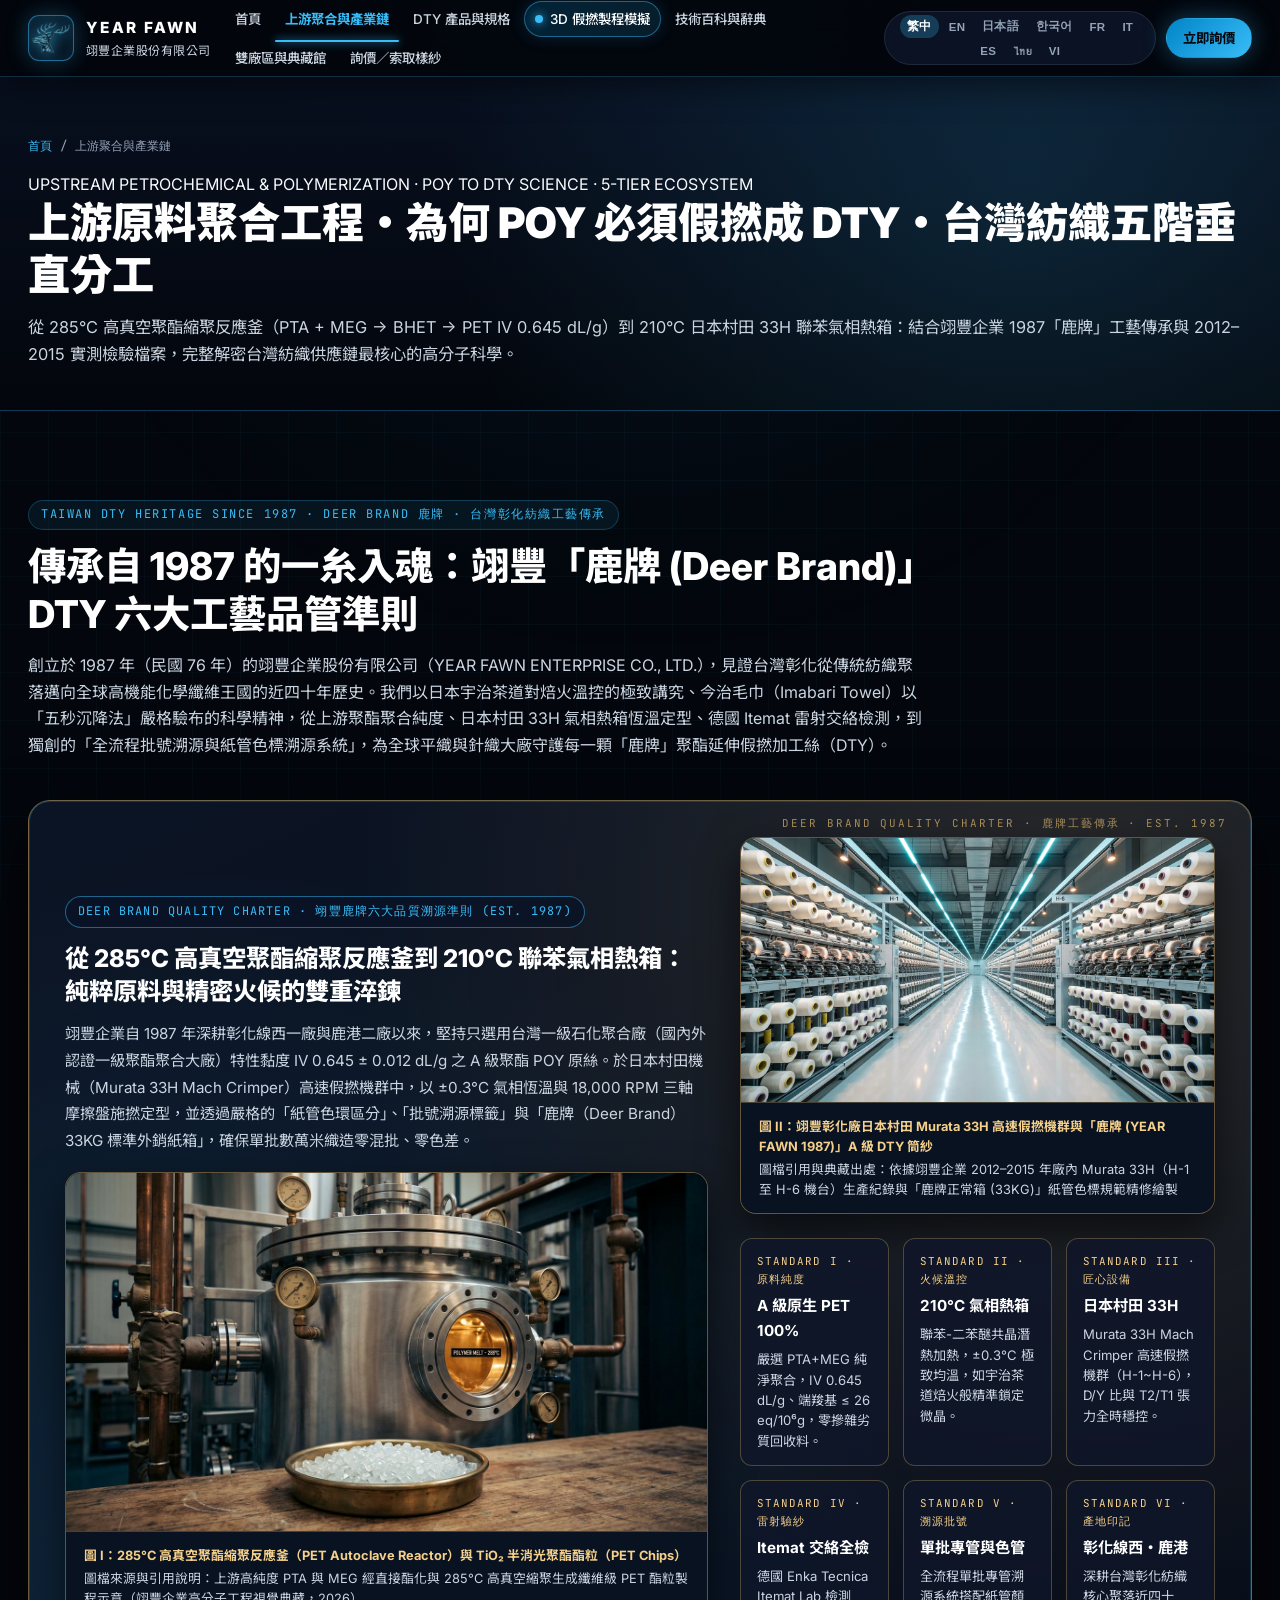
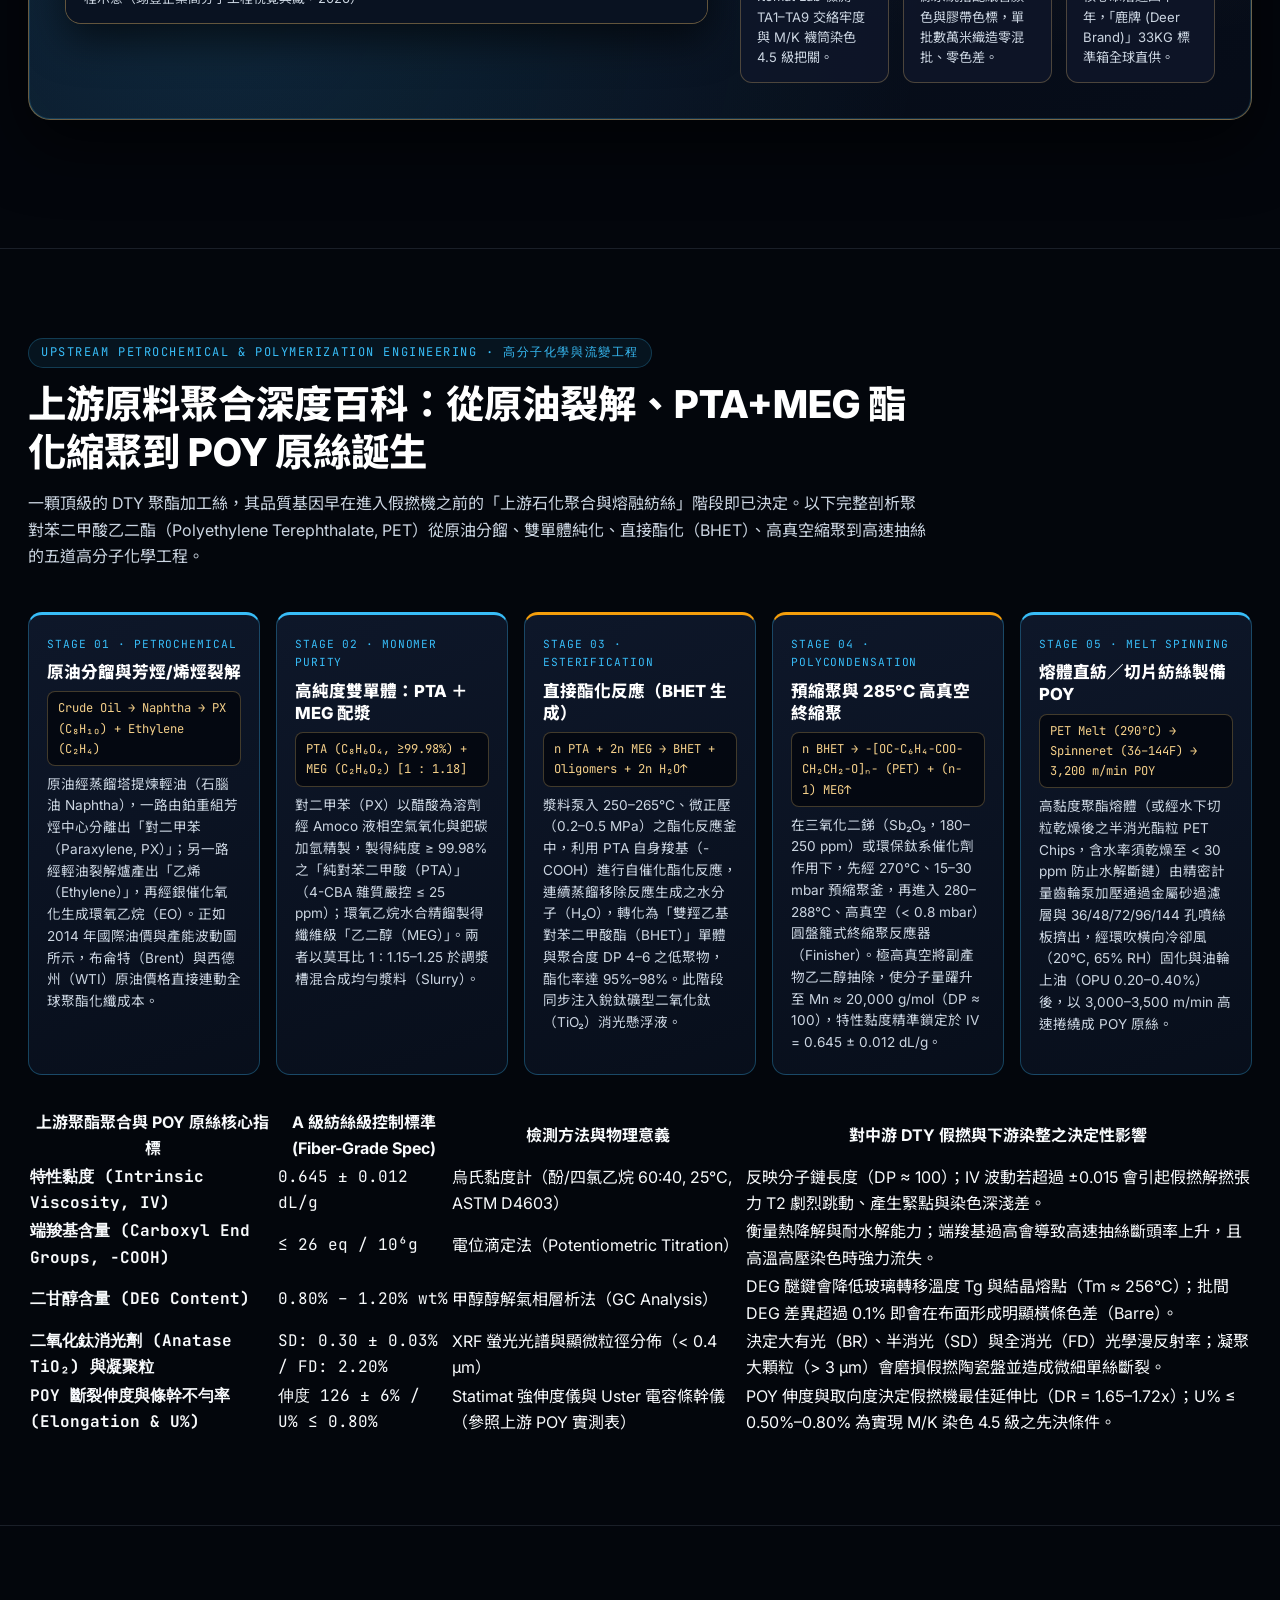
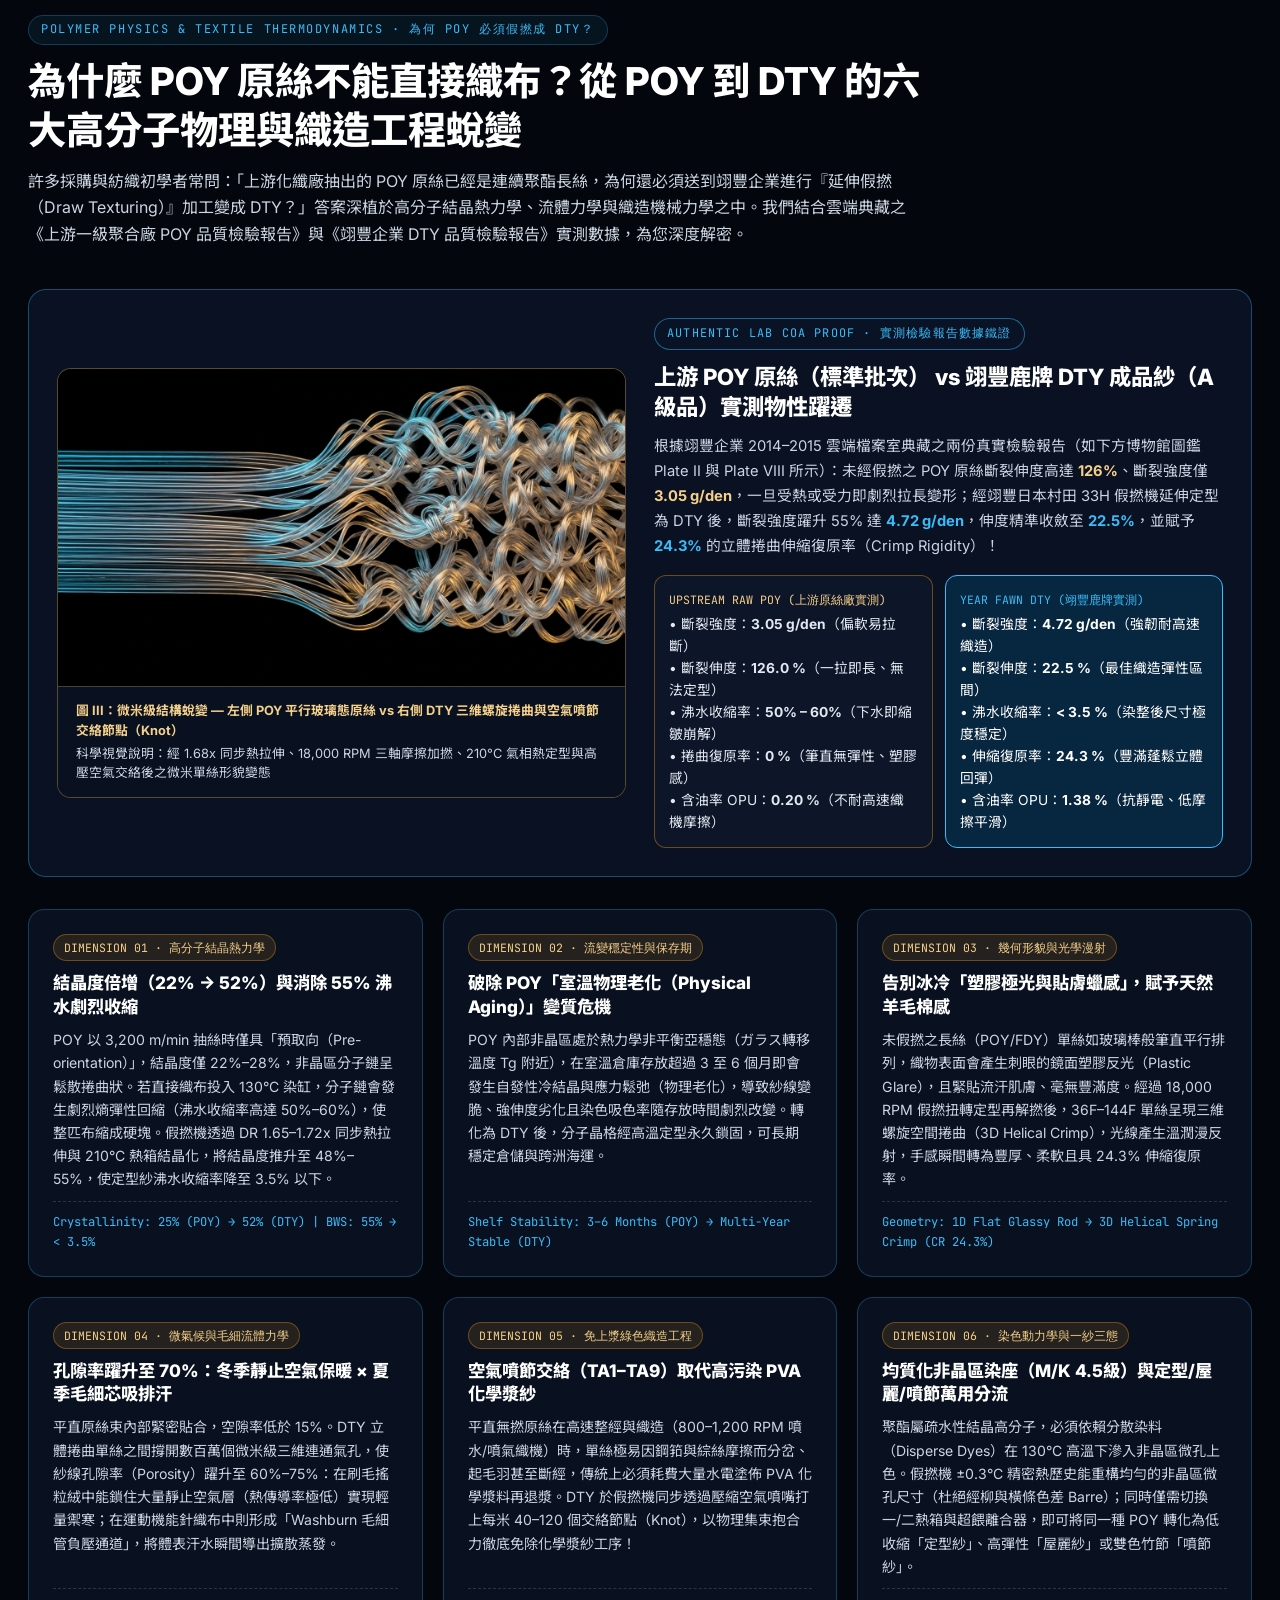
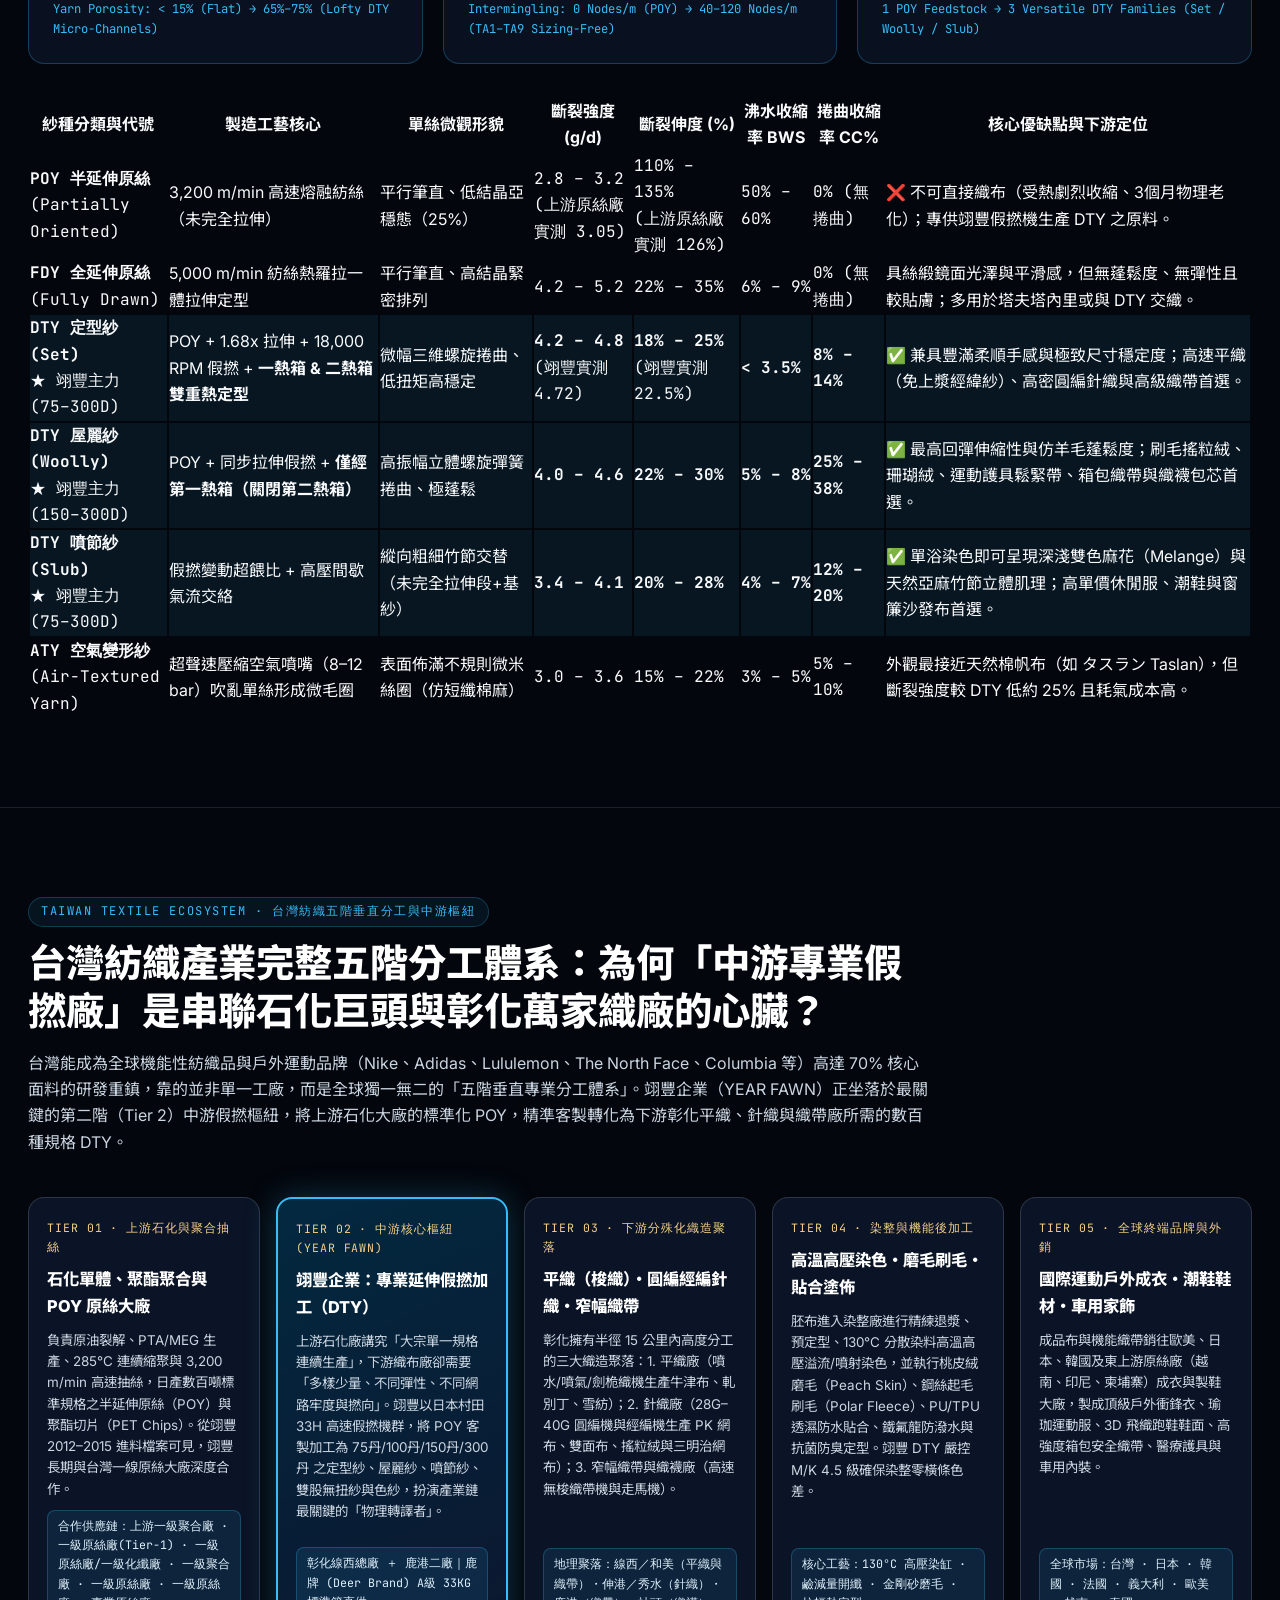
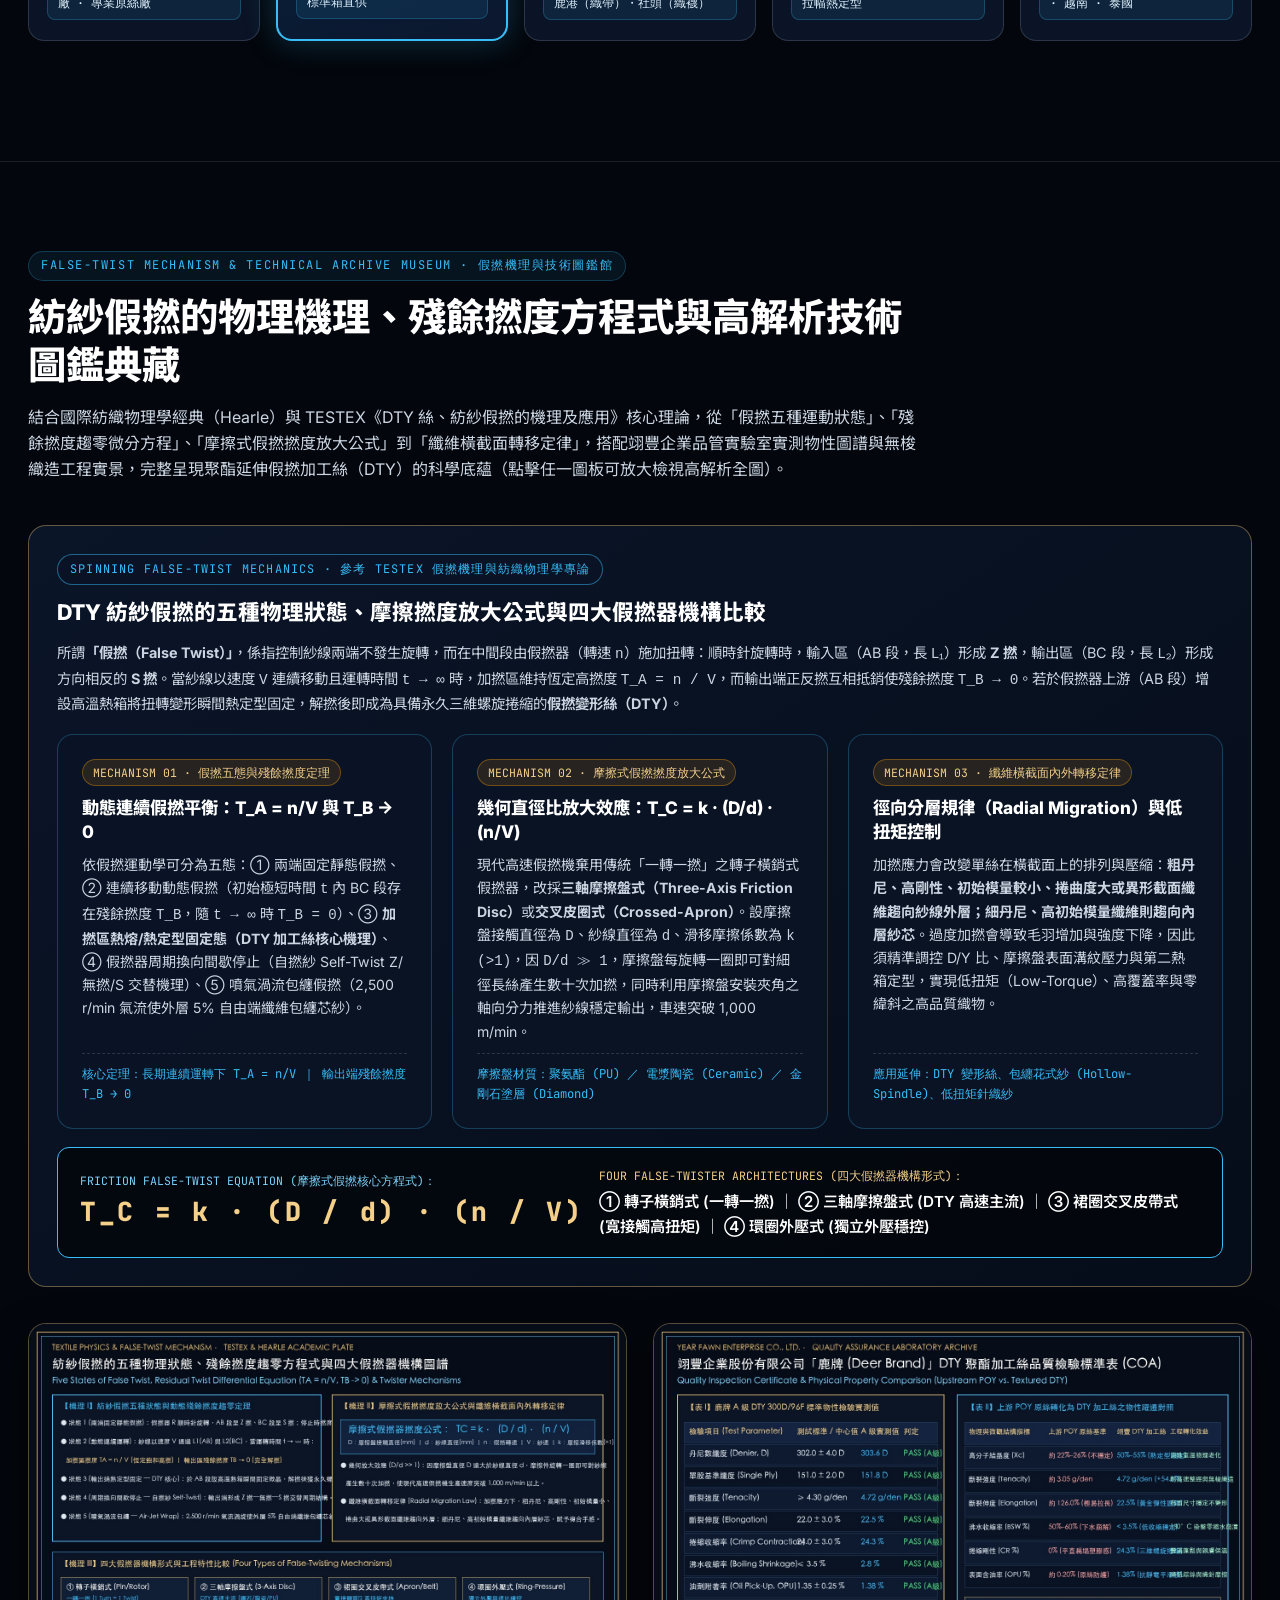
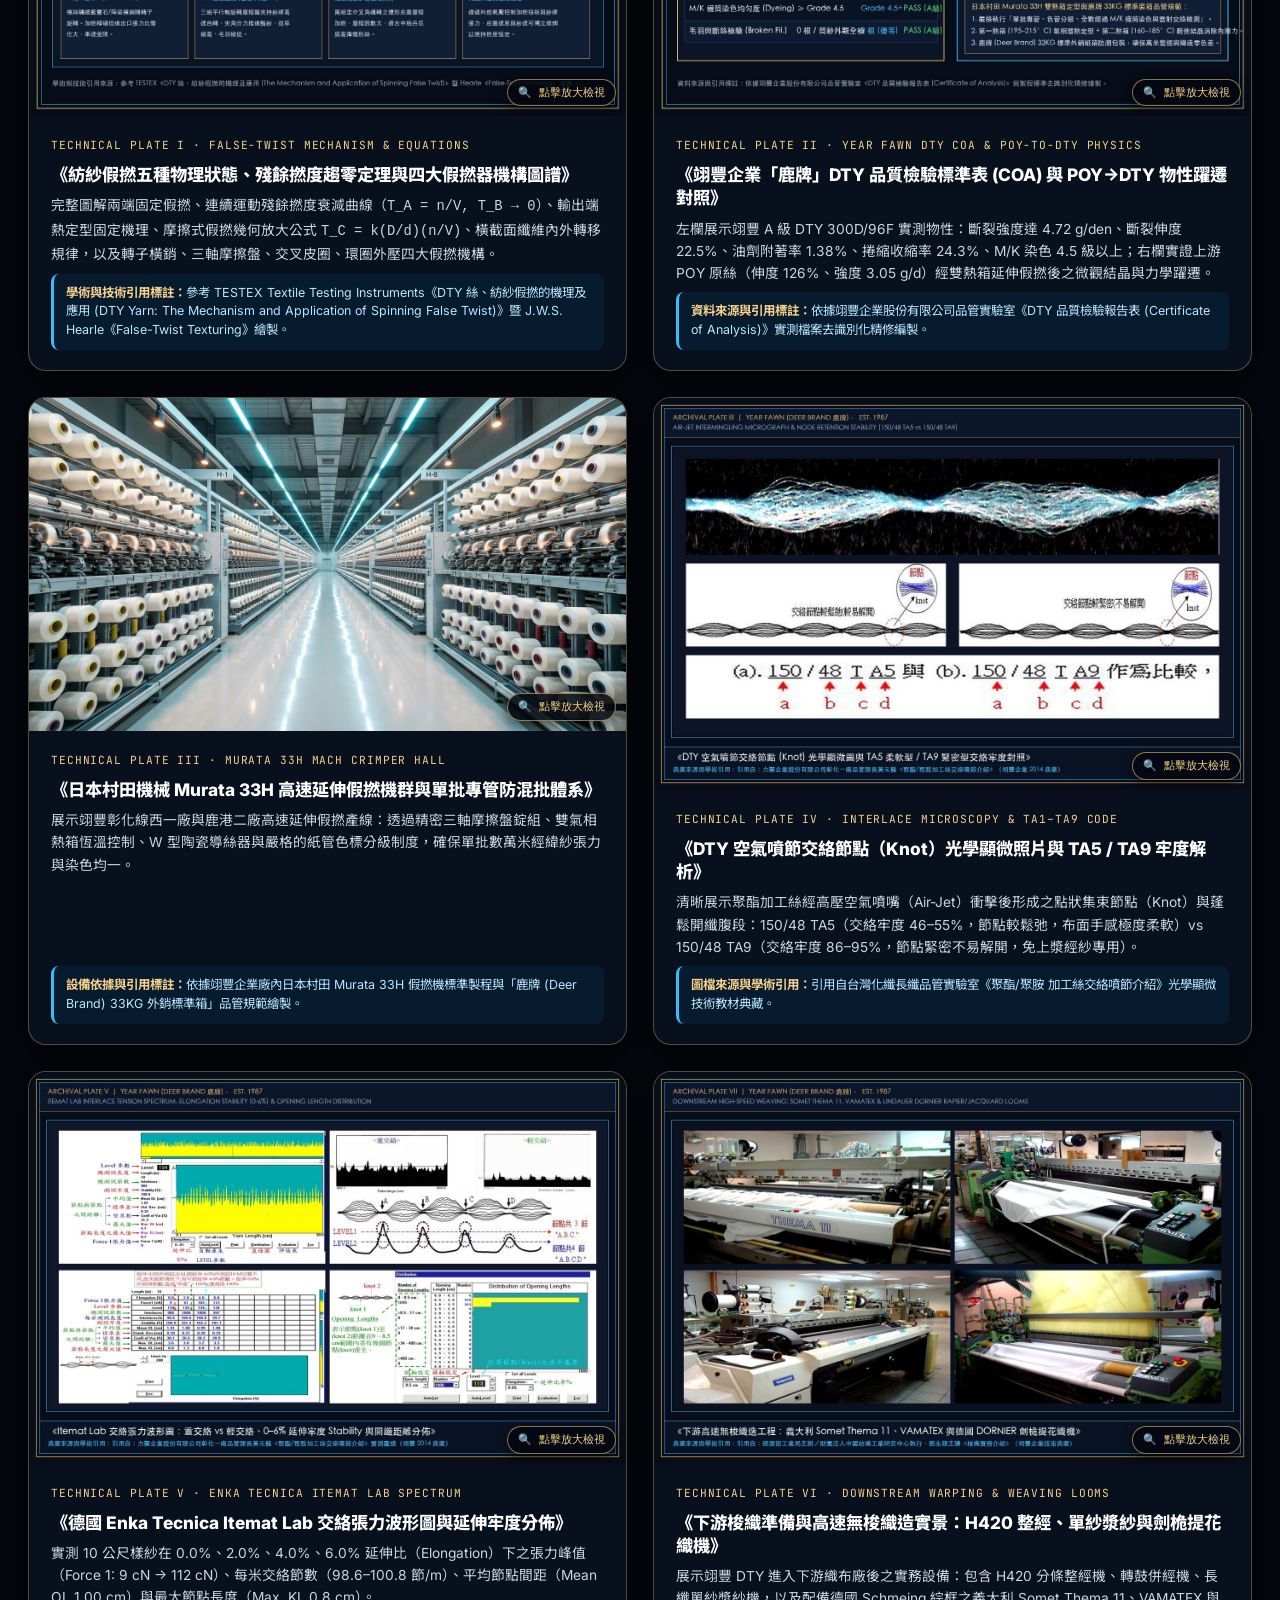
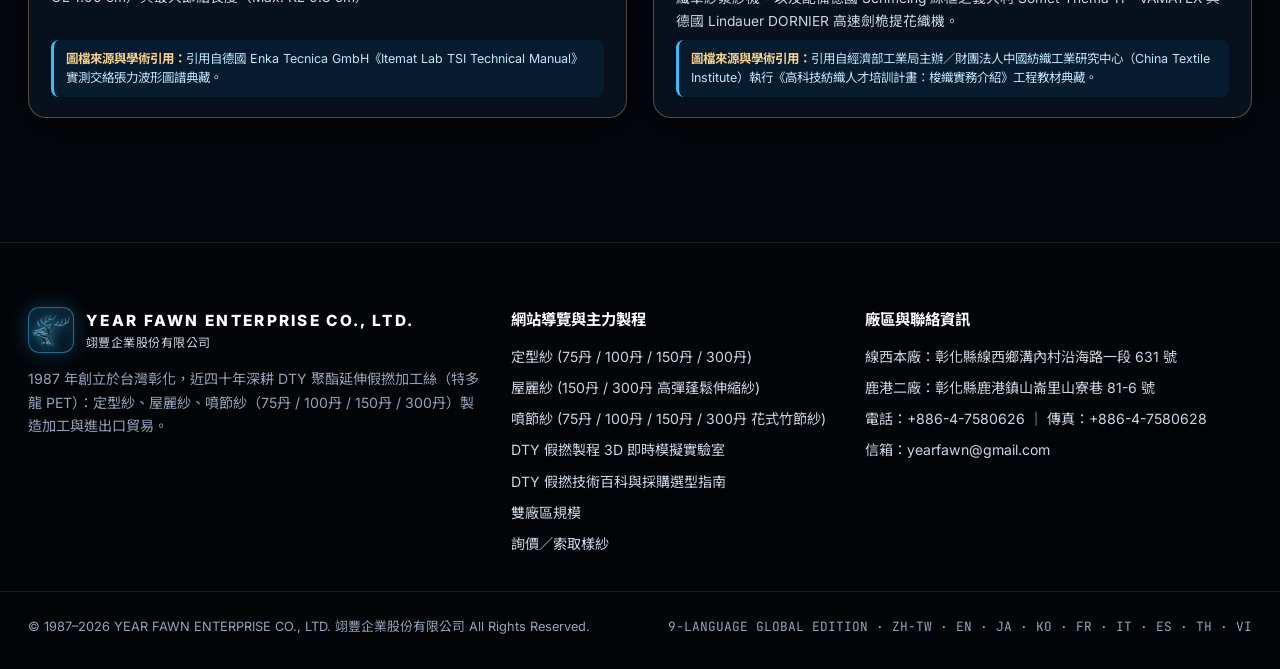
<file: polymerization.html>
<!DOCTYPE html>
<html lang="zh-TW" data-lang="zh-TW">
<head>
  <meta charset="UTF-8" />
  <meta name="viewport" content="width=device-width, initial-scale=1.0, maximum-scale=5.0" />
  <title id="meta-title">DTY 聚酯加工絲技術百科與 B2B 採購選型專欄（定型紗 vs 屋麗紗・噴節紗・NIM/SIM/HIM）| 翊豐企業 YEAR FAWN</title>
  <meta name="description" id="meta-desc" content="深度解析 DTY 聚酯加工絲熱力學：定型紗與屋麗紗差異、噴節紗仿麻雙色機制、NIM/SIM/HIM 噴氣網路度對整經織造影響，以及 S/Z 撚無扭矩與 M/K 染色判色品管標準。" />
  <meta name="keywords" content="翊豐企業, YEAR FAWN ENTERPRISE, DTY, 聚酯加工絲, 延伸假撚加工絲, 特多龍, 定型紗, 屋麗紗, 噴節紗, 75丹, 100丹, 150丹, 300丹, 75D, 100D, 150D, 300D, 假撚, NIM, SIM, HIM, 網路絲, Set Yarn, Woolly Yarn, Slub DTY, ポリエステル仮撚加工糸, ウーリー糸, セット糸, 彰化紡織廠" />
  <meta name="author" content="翊豐企業股份有限公司 YEAR FAWN ENTERPRISE CO., LTD." />
  <meta name="robots" content="index, follow, max-image-preview:large, max-snippet:-1" />
  <meta name="theme-color" content="#040812" />

  <!-- 品牌青藍鹿頭 Favicon 與 Touch Icon -->
  <link rel="icon" type="image/png" href="favicon.png" />
  <link rel="apple-touch-icon" href="logo.png" />

  <!-- Canonical 與多國語系 Hreflang SEO 標記 -->
  <link rel="canonical" href="https://kaidragon0815-design.github.io/yearfawn-website/insights.html" />
  <link rel="alternate" hreflang="zh-TW" href="https://kaidragon0815-design.github.io/yearfawn-website/insights.html?lang=zh-TW" />
  <link rel="alternate" hreflang="en" href="https://kaidragon0815-design.github.io/yearfawn-website/insights.html?lang=en" />
  <link rel="alternate" hreflang="ja" href="https://kaidragon0815-design.github.io/yearfawn-website/insights.html?lang=ja" />
  <link rel="alternate" hreflang="es" href="https://kaidragon0815-design.github.io/yearfawn-website/insights.html?lang=es" />
  <link rel="alternate" hreflang="th" href="https://kaidragon0815-design.github.io/yearfawn-website/insights.html?lang=th" />
  <link rel="alternate" hreflang="vi" href="https://kaidragon0815-design.github.io/yearfawn-website/insights.html?lang=vi" />
  <link rel="alternate" hreflang="x-default" href="https://kaidragon0815-design.github.io/yearfawn-website/insights.html" />

  <!-- Open Graph -->
  <meta property="og:type" content="website" />
  <meta property="og:site_name" content="翊豐企業股份有限公司 YEAR FAWN ENTERPRISE CO., LTD." />
  <meta property="og:title" content="DTY 聚酯加工絲技術百科與 B2B 採購選型專欄（定型紗 vs 屋麗紗・噴節紗・NIM/SIM/HIM）| 翊豐企業 YEAR FAWN" />
  <meta property="og:description" content="深度解析 DTY 聚酯加工絲熱力學：定型紗與屋麗紗差異、噴節紗仿麻雙色機制、NIM/SIM/HIM 噴氣網路度對整經織造影響，以及 S/Z 撚無扭矩與 M/K 染色判色品管標準。" />
  <meta property="og:url" content="https://kaidragon0815-design.github.io/yearfawn-website/insights.html" />
  <meta property="og:image" content="https://kaidragon0815-design.github.io/yearfawn-website/logo.png" />

  <!-- Google Fonts -->
  <link rel="preconnect" href="https://fonts.googleapis.com" />
  <link rel="preconnect" href="https://fonts.gstatic.com" crossorigin />
  <link href="https://fonts.googleapis.com/css2?family=Inter:wght@400;500;600;700;800&family=JetBrains+Mono:wght@400;500;600;700&family=Noto+Sans+JP:wght@400;500;700&family=Noto+Sans+SC:wght@400;500;700&family=Noto+Sans+TC:wght@400;500;600;700;900&family=Noto+Serif+JP:wght@600;700;900&family=Noto+Serif+TC:wght@600;700;900&display=swap" rel="stylesheet" />

  
  <link rel="stylesheet" href="styles.css" />
  <link rel="alternate" hreflang="zh-Hant-TW" href="https://kaidragon0815-design.github.io/yearfawn-website/polymerization.html?lang=zh-TW" />
  <link rel="alternate" hreflang="en" href="https://kaidragon0815-design.github.io/yearfawn-website/polymerization.html?lang=en" />
  <link rel="alternate" hreflang="ja" href="https://kaidragon0815-design.github.io/yearfawn-website/polymerization.html?lang=ja" />
  <link rel="alternate" hreflang="ko" href="https://kaidragon0815-design.github.io/yearfawn-website/polymerization.html?lang=ko" />
  <link rel="alternate" hreflang="fr" href="https://kaidragon0815-design.github.io/yearfawn-website/polymerization.html?lang=fr" />
  <link rel="alternate" hreflang="it" href="https://kaidragon0815-design.github.io/yearfawn-website/polymerization.html?lang=it" />
  <link rel="alternate" hreflang="es" href="https://kaidragon0815-design.github.io/yearfawn-website/polymerization.html?lang=es" />
  <link rel="alternate" hreflang="th" href="https://kaidragon0815-design.github.io/yearfawn-website/polymerization.html?lang=th" />
  <link rel="alternate" hreflang="vi" href="https://kaidragon0815-design.github.io/yearfawn-website/polymerization.html?lang=vi" />
  <link rel="alternate" hreflang="x-default" href="https://kaidragon0815-design.github.io/yearfawn-website/polymerization.html" />
</head><body data-page="insights">
  <div class="ambient-grid" aria-hidden="true"></div>

  <header class="site-header" id="top">
    <div class="container nav-container">
      <a href="index.html" class="brand-logo" aria-label="YEAR FAWN ENTERPRISE">
        <span class="logo-mark logo-img-wrap">
          <img src="logo.png" alt="翊豐企業 YEAR FAWN 鹿頭品牌標誌" class="brand-logo-img" width="44" height="44" />
        </span>
        <div class="brand-text">
          <span class="brand-en">YEAR FAWN</span>
          <span class="brand-zh" data-i18n="nav.companyShort">翊豐企業股份有限公司</span>
        </div>
      </a>

      <nav class="main-nav" aria-label="Primary Navigation">
        <a href="index.html" class="nav-link" data-i18n="nav.home">首頁</a>
        <a href="polymerization.html" class="nav-link nav-link-active" data-i18n="nav.polymer">上游聚合與產業鏈</a>
        <a href="products.html" class="nav-link" data-i18n="nav.products">DTY 產品與規格</a>
        <a href="process-3d.html" class="nav-link nav-link-highlight"><span class="pulse-dot"></span><span data-i18n="nav.process">3D 假撚製程模擬</span></a>
        <a href="insights.html" class="nav-link" data-i18n="nav.insights">技術百科與辭典</a>
        <a href="facilities.html" class="nav-link" data-i18n="nav.facilities">雙廠區與典藏館</a>
        <a href="contact.html" class="nav-link" data-i18n="nav.contact">詢價／索取樣紗</a>
      </nav>

      <div class="header-actions">
        <div class="lang-switcher" role="group" aria-label="Language selector">
          <button class="lang-btn active" data-lang-btn="zh-TW">繁中</button>
          <button class="lang-btn" data-lang-btn="en">EN</button>
          <button class="lang-btn" data-lang-btn="ja">日本語</button>
          <button class="lang-btn" data-lang-btn="ko">한국어</button>
          <button class="lang-btn" data-lang-btn="fr">FR</button>
          <button class="lang-btn" data-lang-btn="it">IT</button>
          <button class="lang-btn" data-lang-btn="es">ES</button>
          <button class="lang-btn" data-lang-btn="th">ไทย</button>
          <button class="lang-btn" data-lang-btn="vi">VI</button>
        </div>
        <a href="contact.html" class="btn btn-primary btn-sm desktop-cta-btn" data-i18n="nav.cta">立即詢價</a>

        <button class="mobile-menu-toggle" id="mobile-menu-btn" aria-label="Menu" aria-expanded="false">
          <span></span>
          <span></span>
          <span></span>
        </button>
      </div>
    </div>

    <div class="mobile-nav-drawer" id="mobile-nav-drawer" hidden>
      <div class="mobile-drawer-brand">
        <img src="logo.png" alt="YEAR FAWN LOGO" class="drawer-logo-img" width="38" height="38" />
        <div>
          <strong>YEAR FAWN · 鹿牌 (EST. 1987)</strong>
          <span data-i18n="nav.companyShort">翊豐企業股份有限公司</span>
        </div>
      </div>

      <div class="mobile-drawer-lang-box">
        <div class="mobile-drawer-lang-label">🌐 語言切換 / LANGUAGE (9國語系)</div>
        <div class="mobile-drawer-lang-grid">
          <button type="button" class="lang-btn active" data-lang-btn="zh-TW">繁體中文</button>
          <button type="button" class="lang-btn" data-lang-btn="en">English</button>
          <button type="button" class="lang-btn" data-lang-btn="ja">日本語</button>
          <button type="button" class="lang-btn" data-lang-btn="ko">한국어</button>
          <button type="button" class="lang-btn" data-lang-btn="fr">Français</button>
          <button type="button" class="lang-btn" data-lang-btn="it">Italiano</button>
          <button type="button" class="lang-btn" data-lang-btn="es">Español</button>
          <button type="button" class="lang-btn" data-lang-btn="th">ไทย</button>
          <button type="button" class="lang-btn" data-lang-btn="vi">Tiếng Việt</button>
        </div>
      </div>

      <div class="mobile-nav-links">
        <a href="index.html" class="mobile-nav-link" data-i18n="nav.home">首頁</a>
        <a href="polymerization.html" class="mobile-nav-link mobile-nav-highlight" data-i18n="nav.polymer">上游聚合與產業鏈</a>
        <a href="products.html" class="mobile-nav-link" data-i18n="nav.products">DTY 產品與規格</a>
        <a href="process-3d.html" class="mobile-nav-link mobile-nav-highlight" data-i18n="nav.process">3D 假撚製程模擬</a>
        <a href="insights.html" class="mobile-nav-link" data-i18n="nav.insights">技術百科與辭典</a>
        <a href="facilities.html" class="mobile-nav-link" data-i18n="nav.facilities">雙廠區與典藏館</a>
        <a href="contact.html" class="mobile-nav-link" data-i18n="nav.contact">詢價／索取樣紗</a>
      </div>
      <div class="mobile-drawer-contact">
        <a href="tel:04-7580626" class="mobile-contact-pill">📞 04-7580626 (彰化總廠)</a>
        <a href="mailto:yearfawn@gmail.com" class="mobile-contact-pill">✉️ yearfawn@gmail.com</a>
      </div>
    </div>
  </header><main>
    <section class="subpage-hero">
      <div class="container">
        <div class="breadcrumb"><a href="index.html" data-i18n="nav.home">首頁</a> <span>/</span> <span class="current" data-i18n="nav.polymer">上游聚合與產業鏈</span></div>
        <div class="subpage-badge" data-i18n="poly.eyebrow">UPSTREAM PETROCHEMICAL & POLYMERIZATION · POY TO DTY SCIENCE · 5-TIER ECOSYSTEM</div>
        <h1 class="subpage-title" data-i18n="poly.pageTitle">上游原料聚合工程・為何 POY 必須假撚成 DTY・台灣紡織五階垂直分工</h1>
        <p class="subpage-desc" data-i18n="poly.pageDesc">從 285°C 高真空聚酯縮聚反應釜（PTA + MEG → BHET → PET IV 0.645 dL/g）到 210°C 日本村田 33H 聯苯氣相熱箱：結合翊豐企業 1987「鹿牌」工藝傳承與 2012–2015 實測檢驗檔案，完整解密台灣紡織供應鏈最核心的高分子科學。</p>
      </div>
    </section>

    <!-- 台灣翊豐鹿牌 1987 工藝憲章：純粹聚合原料 × 村田 33H 氣相溫控 × 單批專管與色管溯源 -->
    <section class="section" id="savon-marseille-charter">
      <div class="container">
        <div class="section-header">
          <div class="section-eyebrow" data-i18n="savon.eyebrow">TAIWAN DTY HERITAGE SINCE 1987 · DEER BRAND 鹿牌 · 台灣彰化紡織工藝傳承</div>
          <h2 class="section-title" data-i18n="savon.title">傳承自 1987 的一糸入魂：翊豐「鹿牌 (Deer Brand)」DTY 六大工藝品管準則</h2>
          <p class="section-desc" data-i18n="savon.desc">
            創立於 1987 年（民國 76 年）的翊豐企業股份有限公司（YEAR FAWN ENTERPRISE CO., LTD.），見證台灣彰化從傳統紡織聚落邁向全球高機能化學纖維王國的近四十年歷史。我們以日本宇治茶道對焙火溫控的極致講究、今治毛巾（Imabari Towel）以「五秒沉降法」嚴格驗布的科學精神，從上游聚酯聚合純度、日本村田 33H 氣相熱箱恆溫定型、德國 Itemat 雷射交絡檢測，到獨創的「全流程批號溯源與紙管色標溯源系統」，為全球平織與針織大廠守護每一顆「鹿牌」聚酯延伸假撚加工絲（DTY）。
          </p>
        </div>

        <div class="savon-heritage-box">
          <div class="savon-hero-grid">
            <div>
              <span class="tech-tag tech-tag-cyan" style="margin-bottom:14px;display:inline-block;" data-i18n="savon.tag">DEER BRAND QUALITY CHARTER · 翊豐鹿牌六大品質溯源準則 (EST. 1987)</span>
              <h3 class="charter-hero-h3" data-i18n="savon.subTitle">從 285°C 高真空聚酯縮聚反應釜到 210°C 聯苯氣相熱箱：純粹原料與精密火候的雙重淬鍊</h3>
              <p class="charter-hero-p" data-i18n="savon.subDesc">
                翊豐企業自 1987 年深耕彰化線西一廠與鹿港二廠以來，堅持只選用台灣一級石化聚合廠（國內外認證一級聚酯聚合大廠）特性黏度 IV 0.645 ± 0.012 dL/g 之 A 級聚酯 POY 原絲。於日本村田機械（Murata 33H Mach Crimper）高速假撚機群中，以 ±0.3°C 氣相恆溫與 18,000 RPM 三軸摩擦盤施撚定型，並透過嚴格的「紙管色環區分」、「批號溯源標籤」與「鹿牌（Deer Brand）33KG 標準外銷紙箱」，確保單批數萬米織造零混批、零色差。
              </p>
              <div class="savon-seal-showcase" style="margin-top:16px;">
                <img src="assets/gallery/savon-polymer-cauldron.jpg" alt="285°C 高真空聚酯縮聚反應釜與 TiO2 半消光聚酯酯粒 (PET Chips)" loading="lazy" width="1200" height="675" />
                <div class="savon-seal-caption">
                  <strong data-i18n="savon.cauldronCapTitle">圖 I：285°C 高真空聚酯縮聚反應釜（PET Autoclave Reactor）與 TiO₂ 半消光聚酯酯粒（PET Chips）</strong>
                  <span data-i18n="savon.cauldronCapCite">圖檔來源與引用說明：上游高純度 PTA 與 MEG 經直接酯化與 285°C 高真空縮聚生成纖維級 PET 酯粒製程示意（翊豐企業高分子工程視覺典藏，2026）</span>
                </div>
              </div>
            </div>

            <div>
              <div class="savon-seal-showcase">
                <img src="assets/gallery/murata-33h-artisan-hall.jpg" alt="翊豐企業日本村田 Murata 33H 高速假撚機群與鹿牌 (Deer Brand 1987) A 級 DTY 筒紗" loading="lazy" width="1200" height="675" />
                <div class="savon-seal-caption">
                  <strong data-i18n="savon.cubeCapTitle">圖 II：翊豐彰化廠日本村田 Murata 33H 高速假撚機群與「鹿牌 (YEAR FAWN 1987)」A 級 DTY 筒紗</strong>
                  <span data-i18n="savon.cubeCapCite">圖檔引用與典藏出處：依據翊豐企業 2012–2015 年廠內 Murata 33H（H-1 至 H-6 機台）生產紀錄與「鹿牌正常箱 (33KG)」紙管色標規範精修繪製</span>
                </div>
              </div>

              <div class="savon-six-faces-grid">
                <div class="savon-face-card">
                  <span class="savon-face-num">STANDARD I · 原料純度</span>
                  <h4 data-i18n="savon.f1Title">A 級原生 PET 100%</h4>
                  <p data-i18n="savon.f1Desc">嚴選 PTA+MEG 純淨聚合，IV 0.645 dL/g、端羧基 ≤ 26 eq/10⁶g，零摻雜劣質回收料。</p>
                </div>
                <div class="savon-face-card">
                  <span class="savon-face-num">STANDARD II · 火候溫控</span>
                  <h4 data-i18n="savon.f2Title">210°C 氣相熱箱</h4>
                  <p data-i18n="savon.f2Desc">聯苯-二苯醚共晶潛熱加熱，±0.3°C 極致均溫，如宇治茶道焙火般精準鎖定微晶。</p>
                </div>
                <div class="savon-face-card">
                  <span class="savon-face-num">STANDARD III · 匠心設備</span>
                  <h4 data-i18n="savon.f3Title">日本村田 33H</h4>
                  <p data-i18n="savon.f3Desc">Murata 33H Mach Crimper 高速假撚機群（H-1~H-6），D/Y 比與 T2/T1 張力全時穩控。</p>
                </div>
                <div class="savon-face-card">
                  <span class="savon-face-num">STANDARD IV · 雷射驗紗</span>
                  <h4 data-i18n="savon.f4Title">Itemat 交絡全檢</h4>
                  <p data-i18n="savon.f4Desc">德國 Enka Tecnica Itemat Lab 檢測 TA1–TA9 交絡牢度與 M/K 襪筒染色 4.5 級把關。</p>
                </div>
                <div class="savon-face-card">
                  <span class="savon-face-num">STANDARD V · 溯源批號</span>
                  <h4 data-i18n="savon.f5Title">單批專管與色管</h4>
                  <p data-i18n="savon.f5Desc">全流程單批專管溯源系統搭配紙管顏色與膠帶色標，單批數萬米織造零混批、零色差。</p>
                </div>
                <div class="savon-face-card">
                  <span class="savon-face-num">STANDARD VI · 產地印記</span>
                  <h4 data-i18n="savon.f6Title">彰化線西・鹿港</h4>
                  <p data-i18n="savon.f6Desc">深耕台灣彰化紡織核心聚落近四十年，「鹿牌 (Deer Brand)」33KG 標準箱全球直供。</p>
                </div>
              </div>
            </div>
          </div>
        </div>
      </div>
    </section>

    <!-- 上游原料聚合工程：從原油、PTA+MEG 直接酯化、285°C 熔融縮聚到 POY 高速抽絲 -->
    <section class="section" id="upstream-polymerization">
      <div class="container">
        <div class="section-header">
          <div class="section-eyebrow" data-i18n="poly.eyebrow">UPSTREAM PETROCHEMICAL & POLYMERIZATION ENGINEERING · 高分子化學與流變工程</div>
          <h2 class="section-title" data-i18n="poly.title">上游原料聚合深度百科：從原油裂解、PTA+MEG 酯化縮聚到 POY 原絲誕生</h2>
          <p class="section-desc" data-i18n="poly.desc">
            一顆頂級的 DTY 聚酯加工絲，其品質基因早在進入假撚機之前的「上游石化聚合與熔融紡絲」階段即已決定。以下完整剖析聚對苯二甲酸乙二酯（Polyethylene Terephthalate, PET）從原油分餾、雙單體純化、直接酯化（BHET）、高真空縮聚到高速抽絲的五道高分子化學工程。
          </p>
        </div>

        <div class="polymer-chain-grid">
          <div class="polymer-step-card">
            <span class="polymer-step-badge">STAGE 01 · PETROCHEMICAL</span>
            <h3 data-i18n="poly.s1Title">原油分餾與芳烴/烯烴裂解</h3>
            <div class="polymer-chem-formula">Crude Oil → Naphtha → PX (C₈H₁₀) + Ethylene (C₂H₄)</div>
            <p data-i18n="poly.s1Desc">
              原油經蒸餾塔提煉輕油（石腦油 Naphtha），一路由鉑重組芳烴中心分離出「對二甲苯（Paraxylene, PX）」；另一路經輕油裂解爐產出「乙烯（Ethylene）」，再經銀催化氧化生成環氧乙烷（EO）。正如 2014 年國際油價與產能波動圖所示，布侖特（Brent）與西德州（WTI）原油價格直接連動全球聚酯化纖成本。
            </p>
          </div>

          <div class="polymer-step-card">
            <span class="polymer-step-badge">STAGE 02 · MONOMER PURITY</span>
            <h3 data-i18n="poly.s2Title">高純度雙單體：PTA ＋ MEG 配漿</h3>
            <div class="polymer-chem-formula">PTA (C₈H₆O₄, ≥99.98%) + MEG (C₂H₆O₂) [1 : 1.18]</div>
            <p data-i18n="poly.s2Desc">
              對二甲苯（PX）以醋酸為溶劑經 Amoco 液相空氣氧化與鈀碳加氫精製，製得純度 ≥ 99.98% 之「純對苯二甲酸（PTA）」（4-CBA 雜質嚴控 ≤ 25 ppm）；環氧乙烷水合精餾製得纖維級「乙二醇（MEG）」。兩者以莫耳比 1 : 1.15–1.25 於調漿槽混合成均勻漿料（Slurry）。
            </p>
          </div>

          <div class="polymer-step-card gold-accent">
            <span class="polymer-step-badge">STAGE 03 · ESTERIFICATION</span>
            <h3 data-i18n="poly.s3Title">直接酯化反應（BHET 生成）</h3>
            <div class="polymer-chem-formula">n PTA + 2n MEG → BHET + Oligomers + 2n H₂O↑</div>
            <p data-i18n="poly.s3Desc">
              漿料泵入 250–265°C、微正壓（0.2–0.5 MPa）之酯化反應釜中，利用 PTA 自身羧基（-COOH）進行自催化酯化反應，連續蒸餾移除反應生成之水分子（H₂O），轉化為「雙羥乙基對苯二甲酸酯（BHET）」單體與聚合度 DP 4–6 之低聚物，酯化率達 95%–98%。此階段同步注入銳鈦礦型二氧化鈦（TiO₂）消光懸浮液。
            </p>
          </div>

          <div class="polymer-step-card gold-accent">
            <span class="polymer-step-badge">STAGE 04 · POLYCONDENSATION</span>
            <h3 data-i18n="poly.s4Title">預縮聚與 285°C 高真空終縮聚</h3>
            <div class="polymer-chem-formula">n BHET → -[OC-C₆H₄-COO-CH₂CH₂-O]ₙ- (PET) + (n-1) MEG↑</div>
            <p data-i18n="poly.s4Desc">
              在三氧化二銻（Sb₂O₃，180–250 ppm）或環保鈦系催化劑作用下，先經 270°C、15–30 mbar 預縮聚釜，再進入 280–288°C、高真空（< 0.8 mbar）圓盤籠式終縮聚反應器（Finisher）。極高真空將副產物乙二醇抽除，使分子量躍升至 Mn ≈ 20,000 g/mol（DP ≈ 100），特性黏度精準鎖定於 IV = 0.645 ± 0.012 dL/g。
            </p>
          </div>

          <div class="polymer-step-card">
            <span class="polymer-step-badge">STAGE 05 · MELT SPINNING</span>
            <h3 data-i18n="poly.s5Title">熔體直紡／切片紡絲製備 POY</h3>
            <div class="polymer-chem-formula">PET Melt (290°C) → Spinneret (36–144F) → 3,200 m/min POY</div>
            <p data-i18n="poly.s5Desc">
              高黏度聚酯熔體（或經水下切粒乾燥後之半消光酯粒 PET Chips，含水率須乾燥至 < 30 ppm 防止水解斷鏈）由精密計量齒輪泵加壓通過金屬砂過濾層與 36/48/72/96/144 孔噴絲板擠出，經環吹橫向冷卻風（20°C, 65% RH）固化與油輪上油（OPU 0.20–0.40%）後，以 3,000–3,500 m/min 高速捲繞成 POY 原絲。
            </p>
          </div>
        </div>

        <!-- 上游聚合四大關鍵流變與化學指標表 -->
        <div class="spec-table-wrap">
          <table class="spec-table">
            <thead>
              <tr>
                <th data-i18n="poly.thParam">上游聚酯聚合與 POY 原絲核心指標</th>
                <th data-i18n="poly.thStd">A 級紡絲級控制標準 (Fiber-Grade Spec)</th>
                <th data-i18n="poly.thTest">檢測方法與物理意義</th>
                <th data-i18n="poly.thImpact">對中游 DTY 假撚與下游染整之決定性影響</th>
              </tr>
            </thead>
            <tbody>
              <tr>
                <td class="mono"><strong>特性黏度 (Intrinsic Viscosity, IV)</strong></td>
                <td class="mono">0.645 ± 0.012 dL/g</td>
                <td>烏氏黏度計（酚/四氯乙烷 60:40, 25°C, ASTM D4603）</td>
                <td>反映分子鏈長度（DP ≈ 100）；IV 波動若超過 ±0.015 會引起假撚解撚張力 T2 劇烈跳動、產生緊點與染色深淺差。</td>
              </tr>
              <tr>
                <td class="mono"><strong>端羧基含量 (Carboxyl End Groups, -COOH)</strong></td>
                <td class="mono">≤ 26 eq / 10⁶g</td>
                <td>電位滴定法（Potentiometric Titration）</td>
                <td>衡量熱降解與耐水解能力；端羧基過高會導致高速抽絲斷頭率上升，且高溫高壓染色時強力流失。</td>
              </tr>
              <tr>
                <td class="mono"><strong>二甘醇含量 (DEG Content)</strong></td>
                <td class="mono">0.80% – 1.20% wt%</td>
                <td>甲醇醇解氣相層析法（GC Analysis）</td>
                <td>DEG 醚鍵會降低玻璃轉移溫度 Tg 與結晶熔點（Tm ≈ 256°C）；批間 DEG 差異超過 0.1% 即會在布面形成明顯橫條色差（Barre）。</td>
              </tr>
              <tr>
                <td class="mono"><strong>二氧化鈦消光劑 (Anatase TiO₂) 與凝聚粒</strong></td>
                <td class="mono">SD: 0.30 ± 0.03% / FD: 2.20%</td>
                <td>XRF 螢光光譜與顯微粒徑分佈（< 0.4 μm）</td>
                <td>決定大有光（BR）、半消光（SD）與全消光（FD）光學漫反射率；凝聚大顆粒（> 3 μm）會磨損假撚陶瓷盤並造成微細單絲斷裂。</td>
              </tr>
              <tr>
                <td class="mono"><strong>POY 斷裂伸度與條幹不勻率 (Elongation & U%)</strong></td>
                <td class="mono">伸度 126 ± 6% / U% ≤ 0.80%</td>
                <td>Statimat 強伸度儀與 Uster 電容條幹儀（參照上游 POY 實測表）</td>
                <td>POY 伸度與取向度決定假撚機最佳延伸比（DR = 1.65–1.72x）；U% ≤ 0.50%–0.80% 為實現 M/K 染色 4.5 級之先決條件。</td>
              </tr>
            </tbody>
          </table>
        </div>
      </div>
    </section>

    <!-- 核心科學延伸：為何 POY 原絲必須經過「延伸假撚 (Draw Texturing)」才能變成 DTY 加工絲？ -->
    <section class="section" id="why-poy-to-dty">
      <div class="container">
        <div class="section-header">
          <div class="section-eyebrow" data-i18n="whydty.eyebrow">POLYMER PHYSICS & TEXTILE THERMODYNAMICS · 為何 POY 必須假撚成 DTY？</div>
          <h2 class="section-title" data-i18n="whydty.title">為什麼 POY 原絲不能直接織布？從 POY 到 DTY 的六大高分子物理與織造工程蛻變</h2>
          <p class="section-desc" data-i18n="whydty.desc">
            許多採購與紡織初學者常問：「上游化纖廠抽出的 POY 原絲已經是連續聚酯長絲，為何還必須送到翊豐企業進行『延伸假撚（Draw Texturing）』加工變成 DTY？」答案深植於高分子結晶熱力學、流體力學與織造機械力學之中。我們結合雲端典藏之《上游一級聚合廠 POY 品質檢驗報告》與《翊豐企業 DTY 品質檢驗報告》實測數據，為您深度解密。
          </p>
        </div>

        <div class="poy-dty-hero-split">
          <div class="poy-dty-visual-box">
            <img src="assets/gallery/poy-to-dty-micro-transformation.jpg" alt="POY 平直半延伸原絲轉化為 DTY 三維螺旋捲曲與空氣交絡節點微觀對照圖" loading="lazy" width="1200" height="675" />
            <div class="savon-seal-caption">
              <strong>圖 III：微米級結構蛻變 — 左側 POY 平行玻璃態原絲 vs 右側 DTY 三維螺旋捲曲與空氣噴節交絡節點（Knot）</strong>
              <span>科學視覺說明：經 1.68x 同步熱拉伸、18,000 RPM 三軸摩擦加撚、210°C 氣相熱定型與高壓空氣交絡後之微米單絲形貌變態</span>
            </div>
          </div>

          <div>
            <span class="tech-tag tech-tag-cyan" style="margin-bottom:12px;display:inline-block;">AUTHENTIC LAB COA PROOF · 實測檢驗報告數據鐵證</span>
            <h3 style="font-size:1.4rem;color:#ffffff;font-weight:800;margin-bottom:12px;line-height:1.35;">上游 POY 原絲（標準批次） vs 翊豐鹿牌 DTY 成品紗（A 級品）實測物性躍遷</h3>
            <p style="font-size:0.92rem;color:#cbd5e1;line-height:1.7;margin-bottom:16px;">
              根據翊豐企業 2014–2015 雲端檔案室典藏之兩份真實檢驗報告（如下方博物館圖鑑 Plate II 與 Plate VIII 所示）：未經假撚之 POY 原絲斷裂伸度高達 <strong style="color:#f5d08a;">126%</strong>、斷裂強度僅 <strong style="color:#f5d08a;">3.05 g/den</strong>，一旦受熱或受力即劇烈拉長變形；經翊豐日本村田 33H 假撚機延伸定型為 DTY 後，斷裂強度躍升 55% 達 <strong style="color:#38bdf8;">4.72 g/den</strong>，伸度精準收斂至 <strong style="color:#38bdf8;">22.5%</strong>，並賦予 <strong style="color:#38bdf8;">24.3%</strong> 的立體捲曲伸縮復原率（Crimp Rigidity）！
            </p>
            <div class="poy-coa-compare-grid">
              <div style="background:rgba(15,23,42,0.9);border:1px solid rgba(245,158,11,0.4);border-radius:12px;padding:14px;">
                <div class="mono" style="font-size:0.72rem;color:#f5d08a;margin-bottom:4px;">UPSTREAM RAW POY (上游原絲廠實測)</div>
                <div style="font-size:0.86rem;color:#e2e8f0;line-height:1.6;">
                  • 斷裂強度：<strong>3.05 g/den</strong>（偏軟易拉斷）<br/>
                  • 斷裂伸度：<strong>126.0 %</strong>（一拉即長、無法定型）<br/>
                  • 沸水收縮率：<strong>50% – 60%</strong>（下水即縮皺崩解）<br/>
                  • 捲曲復原率：<strong>0 %</strong>（筆直無彈性、塑膠感）<br/>
                  • 含油率 OPU：<strong>0.20 %</strong>（不耐高速織機摩擦）
                </div>
              </div>
              <div style="background:rgba(2,132,199,0.18);border:1px solid #38bdf8;border-radius:12px;padding:14px;">
                <div class="mono" style="font-size:0.72rem;color:#38bdf8;margin-bottom:4px;">YEAR FAWN DTY (翊豐鹿牌實測)</div>
                <div style="font-size:0.86rem;color:#ffffff;line-height:1.6;">
                  • 斷裂強度：<strong>4.72 g/den</strong>（強韌耐高速織造）<br/>
                  • 斷裂伸度：<strong>22.5 %</strong>（最佳織造彈性區間）<br/>
                  • 沸水收縮率：<strong>< 3.5 %</strong>（染整後尺寸極度穩定）<br/>
                  • 伸縮復原率：<strong>24.3 %</strong>（豐滿蓬鬆立體回彈）<br/>
                  • 含油率 OPU：<strong>1.38 %</strong>（抗靜電、低摩擦平滑）
                </div>
              </div>
            </div>
          </div>
        </div>

        <!-- 六大科學維度卡片 -->
        <div class="poy-dty-6reasons-grid">
          <div class="poy-reason-card">
            <span class="poy-reason-num">DIMENSION 01 · 高分子結晶熱力學</span>
            <h3 data-i18n="whydty.r1Title">結晶度倍增（22% → 52%）與消除 55% 沸水劇烈收縮</h3>
            <p data-i18n="whydty.r1Desc">
              POY 以 3,200 m/min 抽絲時僅具「預取向（Pre-orientation）」，結晶度僅 22%–28%，非晶區分子鏈呈鬆散捲曲狀。若直接織布投入 130°C 染缸，分子鏈會發生劇烈熵彈性回縮（沸水收縮率高達 50%–60%），使整匹布縮成硬塊。假撚機透過 DR 1.65–1.72x 同步熱拉伸與 210°C 熱箱結晶化，將結晶度推升至 48%–55%，使定型紗沸水收縮率降至 3.5% 以下。
            </p>
            <div class="poy-metric-compare">Crystallinity: 25% (POY) → 52% (DTY) | BWS: 55% → &lt; 3.5%</div>
          </div>

          <div class="poy-reason-card">
            <span class="poy-reason-num">DIMENSION 02 · 流變穩定性與保存期</span>
            <h3 data-i18n="whydty.r2Title">破除 POY「室溫物理老化（Physical Aging）」變質危機</h3>
            <p data-i18n="whydty.r2Desc">
              POY 內部非晶區處於熱力學非平衡亞穩態（ガラス轉移溫度 Tg 附近），在室溫倉庫存放超過 3 至 6 個月即會發生自發性冷結晶與應力鬆弛（物理老化），導致紗線變脆、強伸度劣化且染色吸色率隨存放時間劇烈改變。轉化為 DTY 後，分子晶格經高溫定型永久鎖固，可長期穩定倉儲與跨洲海運。
            </p>
            <div class="poy-metric-compare">Shelf Stability: 3–6 Months (POY) → Multi-Year Stable (DTY)</div>
          </div>

          <div class="poy-reason-card">
            <span class="poy-reason-num">DIMENSION 03 · 幾何形貌與光學漫射</span>
            <h3 data-i18n="whydty.r3Title">告別冰冷「塑膠極光與貼膚蠟感」，賦予天然羊毛棉感</h3>
            <p data-i18n="whydty.r3Desc">
              未假撚之長絲（POY/FDY）單絲如玻璃棒般筆直平行排列，織物表面會產生刺眼的鏡面塑膠反光（Plastic Glare），且緊貼流汗肌膚、毫無豐滿度。經過 18,000 RPM 假撚扭轉定型再解撚後，36F–144F 單絲呈現三維螺旋空間捲曲（3D Helical Crimp），光線產生溫潤漫反射，手感瞬間轉為豐厚、柔軟且具 24.3% 伸縮復原率。
            </p>
            <div class="poy-metric-compare">Geometry: 1D Flat Glassy Rod → 3D Helical Spring Crimp (CR 24.3%)</div>
          </div>

          <div class="poy-reason-card">
            <span class="poy-reason-num">DIMENSION 04 · 微氣候與毛細流體力學</span>
            <h3 data-i18n="whydty.r4Title">孔隙率躍升至 70%：冬季靜止空氣保暖 × 夏季毛細芯吸排汗</h3>
            <p data-i18n="whydty.r4Desc">
              平直原絲束內部緊密貼合，空隙率低於 15%。DTY 立體捲曲單絲之間撐開數百萬個微米級三維連通氣孔，使紗線孔隙率（Porosity）躍升至 60%–75%：在刷毛搖粒絨中能鎖住大量靜止空氣層（熱傳導率極低）實現輕量禦寒；在運動機能針織布中則形成「Washburn 毛細管負壓通道」，將體表汗水瞬間導出擴散蒸發。
            </p>
            <div class="poy-metric-compare">Yarn Porosity: &lt; 15% (Flat) → 65%–75% (Lofty DTY Micro-Channels)</div>
          </div>

          <div class="poy-reason-card">
            <span class="poy-reason-num">DIMENSION 05 · 免上漿綠色織造工程</span>
            <h3 data-i18n="whydty.r5Title">空氣噴節交絡（TA1–TA9）取代高污染 PVA 化學漿紗</h3>
            <p data-i18n="whydty.r5Desc">
              平直無撚原絲在高速整經與織造（800–1,200 RPM 噴水/噴氣織機）時，單絲極易因鋼筘與綜絲摩擦而分岔、起毛羽甚至斷經，傳統上必須耗費大量水電塗佈 PVA 化學漿料再退漿。DTY 於假撚機同步透過壓縮空氣噴嘴打上每米 40–120 個交絡節點（Knot），以物理集束抱合力徹底免除化學漿紗工序！
            </p>
            <div class="poy-metric-compare">Intermingling: 0 Nodes/m (POY) → 40–120 Nodes/m (TA1–TA9 Sizing-Free)</div>
          </div>

          <div class="poy-reason-card">
            <span class="poy-reason-num">DIMENSION 06 · 染色動力學與一紗三態</span>
            <h3 data-i18n="whydty.r6Title">均質化非晶區染座（M/K 4.5級）與定型/屋麗/噴節萬用分流</h3>
            <p data-i18n="whydty.r6Desc">
              聚酯屬疏水性結晶高分子，必須依賴分散染料（Disperse Dyes）在 130°C 高溫下滲入非晶區微孔上色。假撚機 ±0.3°C 精密熱歷史能重構均勻的非晶區微孔尺寸（杜絕經柳與橫條色差 Barre）；同時僅需切換一/二熱箱與超餵離合器，即可將同一種 POY 轉化為低收縮「定型紗」、高彈性「屋麗紗」或雙色竹節「噴節紗」。
            </p>
            <div class="poy-metric-compare">1 POY Feedstock → 3 Versatile DTY Families (Set / Woolly / Slub)</div>
          </div>
        </div>

        <!-- POY vs FDY vs DTY vs ATY vs ACY/SCY 完整十項物性對照表 -->
        <div class="spec-table-wrap">
          <table class="spec-table">
            <thead>
              <tr>
                <th>紗種分類與代號</th>
                <th>製造工藝核心</th>
                <th>單絲微觀形貌</th>
                <th>斷裂強度 (g/d)</th>
                <th>斷裂伸度 (%)</th>
                <th>沸水收縮率 BWS</th>
                <th>捲曲收縮率 CC%</th>
                <th>核心優缺點與下游定位</th>
              </tr>
            </thead>
            <tbody>
              <tr>
                <td class="mono"><strong>POY 半延伸原絲</strong><br/>(Partially Oriented)</td>
                <td>3,200 m/min 高速熔融紡絲（未完全拉伸）</td>
                <td>平行筆直、低結晶亞穩態（25%）</td>
                <td class="mono">2.8 – 3.2<br/>(上游原絲廠實測 3.05)</td>
                <td class="mono">110% – 135%<br/>(上游原絲廠實測 126%)</td>
                <td class="mono">50% – 60%</td>
                <td class="mono">0% (無捲曲)</td>
                <td>❌ 不可直接織布（受熱劇烈收縮、3個月物理老化）；專供翊豐假撚機生產 DTY 之原料。</td>
              </tr>
              <tr>
                <td class="mono"><strong>FDY 全延伸原絲</strong><br/>(Fully Drawn)</td>
                <td>5,000 m/min 紡絲熱羅拉一體拉伸定型</td>
                <td>平行筆直、高結晶緊密排列</td>
                <td class="mono">4.2 – 5.2</td>
                <td class="mono">22% – 35%</td>
                <td class="mono">6% – 9%</td>
                <td class="mono">0% (無捲曲)</td>
                <td>具絲緞鏡面光澤與平滑感，但無蓬鬆度、無彈性且較貼膚；多用於塔夫塔內里或與 DTY 交織。</td>
              </tr>
              <tr style="background:rgba(56,189,248,0.09);">
                <td class="mono"><strong>DTY 定型紗 (Set)</strong><br/>★ 翊豐主力 (75–300D)</td>
                <td>POY + 1.68x 拉伸 + 18,000 RPM 假撚 + <strong>一熱箱 & 二熱箱雙重熱定型</strong></td>
                <td>微幅三維螺旋捲曲、低扭矩高穩定</td>
                <td class="mono"><strong>4.2 – 4.8</strong><br/>(翊豐實測 4.72)</td>
                <td class="mono"><strong>18% – 25%</strong><br/>(翊豐實測 22.5%)</td>
                <td class="mono"><strong>&lt; 3.5%</strong></td>
                <td class="mono"><strong>8% – 14%</strong></td>
                <td>✅ 兼具豐滿柔順手感與極致尺寸穩定度；高速平織（免上漿經緯紗）、高密圓編針織與高級織帶首選。</td>
              </tr>
              <tr style="background:rgba(56,189,248,0.09);">
                <td class="mono"><strong>DTY 屋麗紗 (Woolly)</strong><br/>★ 翊豐主力 (150–300D)</td>
                <td>POY + 同步拉伸假撚 + <strong>僅經第一熱箱（關閉第二熱箱）</strong></td>
                <td>高振幅立體螺旋彈簧捲曲、極蓬鬆</td>
                <td class="mono"><strong>4.0 – 4.6</strong></td>
                <td class="mono"><strong>22% – 30%</strong></td>
                <td class="mono"><strong>5% – 8%</strong></td>
                <td class="mono"><strong>25% – 38%</strong></td>
                <td>✅ 最高回彈伸縮性與仿羊毛蓬鬆度；刷毛搖粒絨、珊瑚絨、運動護具鬆緊帶、箱包織帶與織襪包芯首選。</td>
              </tr>
              <tr style="background:rgba(56,189,248,0.09);">
                <td class="mono"><strong>DTY 噴節紗 (Slub)</strong><br/>★ 翊豐主力 (75–300D)</td>
                <td>假撚變動超餵比 + 高壓間歇氣流交絡</td>
                <td>縱向粗細竹節交替（未完全拉伸段+基紗）</td>
                <td class="mono"><strong>3.4 – 4.1</strong></td>
                <td class="mono"><strong>20% – 28%</strong></td>
                <td class="mono"><strong>4% – 7%</strong></td>
                <td class="mono"><strong>12% – 20%</strong></td>
                <td>✅ 單浴染色即可呈現深淺雙色麻花（Melange）與天然亞麻竹節立體肌理；高單價休閒服、潮鞋與窗簾沙發布首選。</td>
              </tr>
              <tr>
                <td class="mono"><strong>ATY 空氣變形紗</strong><br/>(Air-Textured Yarn)</td>
                <td>超聲速壓縮空氣噴嘴（8–12 bar）吹亂單絲形成微毛圈</td>
                <td>表面佈滿不規則微米絲圈（仿短纖棉麻）</td>
                <td class="mono">3.0 – 3.6</td>
                <td class="mono">15% – 22%</td>
                <td class="mono">3% – 5%</td>
                <td class="mono">5% – 10%</td>
                <td>外觀最接近天然棉帆布（如 タスラン Taslan），但斷裂強度較 DTY 低約 25% 且耗氣成本高。</td>
              </tr>
            </tbody>
          </table>
        </div>
      </div>
    </section>

    <!-- 台灣紡織產業五階垂直分工體系與彰化聚落生態 -->
    <section class="section" id="taiwan-5tier-supply-chain">
      <div class="container">
        <div class="section-header">
          <div class="section-eyebrow" data-i18n="tier.eyebrow">TAIWAN TEXTILE ECOSYSTEM · 台灣紡織五階垂直分工與中游樞紐</div>
          <h2 class="section-title" data-i18n="tier.title">台灣紡織產業完整五階分工體系：為何「中游專業假撚廠」是串聯石化巨頭與彰化萬家織廠的心臟？</h2>
          <p class="section-desc" data-i18n="tier.desc">
            台灣能成為全球機能性紡織品與戶外運動品牌（Nike、Adidas、Lululemon、The North Face、Columbia 等）高達 70% 核心面料的研發重鎮，靠的並非單一工廠，而是全球獨一無二的「五階垂直專業分工體系」。翊豐企業（YEAR FAWN）正坐落於最關鍵的第二階（Tier 2）中游假撚樞紐，將上游石化大廠的標準化 POY，精準客製轉化為下游彰化平織、針織與織帶廠所需的數百種規格 DTY。
          </p>
        </div>

        <div class="tier5-pipeline-grid">
          <div class="tier-node-card">
            <span class="tier-badge">TIER 01 · 上游石化與聚合抽絲</span>
            <h3 data-i18n="tier.t1Title">石化單體、聚酯聚合與 POY 原絲大廠</h3>
            <p data-i18n="tier.t1Desc">
              負責原油裂解、PTA/MEG 生產、285°C 連續縮聚與 3,200 m/min 高速抽絲，日產數百噸標準規格之半延伸原絲（POY）與聚酯切片（PET Chips）。從翊豐 2012–2015 進料檔案可見，翊豐長期與台灣一線原絲大廠深度合作。
            </p>
            <div class="tier-clusters">合作供應鏈：上游一級聚合廠 · 一級原絲廠(Tier-1) · 一級原絲廠/一級化纖廠 · 一級聚合廠 · 一級原絲廠 · 一級原絲廠 · 專業原絲廠</div>
          </div>

          <div class="tier-node-card tier-highlight">
            <span class="tier-badge">TIER 02 · 中游核心樞紐 (YEAR FAWN)</span>
            <h3 data-i18n="tier.t2Title">翊豐企業：專業延伸假撚加工（DTY）</h3>
            <p data-i18n="tier.t2Desc">
              上游石化廠講究「大宗單一規格連續生產」，下游織布廠卻需要「多樣少量、不同彈性、不同網路牢度與撚向」。翊豐以日本村田 33H 高速假撚機群，將 POY 客製加工為 75丹/100丹/150丹/300丹 之定型紗、屋麗紗、噴節紗、雙股無扭紗與色紗，扮演產業鏈最關鍵的「物理轉譯者」。
            </p>
            <div class="tier-clusters">彰化線西總廠 ＋ 鹿港二廠｜鹿牌 (Deer Brand) A級 33KG 標準箱直供</div>
          </div>

          <div class="tier-node-card">
            <span class="tier-badge">TIER 03 · 下游分殊化織造聚落</span>
            <h3 data-i18n="tier.t3Title">平織（梭織）・圓編經編針織・窄幅織帶</h3>
            <p data-i18n="tier.t3Desc">
              彰化擁有半徑 15 公里內高度分工的三大織造聚落：1. 平織廠（噴水/噴氣/劍桅織機生產牛津布、軋別丁、雪紡）；2. 針織廠（28G–40G 圓編機與經編機生產 PK 網布、雙面布、搖粒絨與三明治網布）；3. 窄幅織帶與織襪廠（高速無梭織帶機與走馬機）。
            </p>
            <div class="tier-clusters">地理聚落：線西／和美（平織與織帶）・伸港／秀水（針織）・鹿港（織帶）・社頭（織襪）</div>
          </div>

          <div class="tier-node-card">
            <span class="tier-badge">TIER 04 · 染整與機能後加工</span>
            <h3 data-i18n="tier.t4Title">高溫高壓染色・磨毛刷毛・貼合塗佈</h3>
            <p data-i18n="tier.t4Desc">
              胚布進入染整廠進行精練退漿、預定型、130°C 分散染料高溫高壓溢流/噴射染色，並執行桃皮絨磨毛（Peach Skin）、鋼絲起毛刷毛（Polar Fleece）、PU/TPU 透濕防水貼合、鐵氟龍防潑水與抗菌防臭定型。翊豐 DTY 嚴控 M/K 4.5 級確保染整零橫條色差。
            </p>
            <div class="tier-clusters">核心工藝：130°C 高壓染缸 · 鹼減量開纖 · 金剛砂磨毛 · 拉幅熱定型</div>
          </div>

          <div class="tier-node-card">
            <span class="tier-badge">TIER 05 · 全球終端品牌與外銷</span>
            <h3 data-i18n="tier.t5Title">國際運動戶外成衣・潮鞋鞋材・車用家飾</h3>
            <p data-i18n="tier.t5Desc">
              成品布與機能織帶銷往歐美、日本、韓國及東上游原絲廠（越南、印尼、柬埔寨）成衣與製鞋大廠，製成頂級戶外衝鋒衣、瑜珈運動服、3D 飛織跑鞋鞋面、高強度箱包安全織帶、醫療護具與車用內裝。
            </p>
            <div class="tier-clusters">全球市場：台灣 · 日本 · 韓國 · 法國 · 義大利 · 歐美 · 越南 · 泰國</div>
          </div>
        </div>
      </div>
    </section>

    <!-- 紡紗假撚機理專題 (TESTEX & Hearle) & 翊豐精修技術圖鑑博物館 -->
    <section class="section" id="cloud-archive-museum">
      <div class="container">
        <div class="section-header">
          <div class="section-eyebrow" data-i18n="arch.eyebrow">FALSE-TWIST MECHANISM & TECHNICAL ARCHIVE MUSEUM · 假撚機理與技術圖鑑館</div>
          <h2 class="section-title" data-i18n="arch.title">紡紗假撚的物理機理、殘餘撚度方程式與高解析技術圖鑑典藏</h2>
          <p class="section-desc" data-i18n="arch.desc">
            結合國際紡織物理學經典（Hearle）與 TESTEX《DTY 絲、紡紗假撚的機理及應用》核心理論，從「假撚五種運動狀態」、「殘餘撚度趨零微分方程」、「摩擦式假撚撚度放大公式」到「纖維橫截面轉移定律」，搭配翊豐企業品管實驗室實測物性圖譜與無梭織造工程實景，完整呈現聚酯延伸假撚加工絲（DTY）的科學底蘊（點擊任一圖板可放大檢視高解析全圖）。
          </p>
        </div>

        <!-- 紡紗假撚機理、四大假撚器機構與纖維轉移定律專題面板 (參考 TESTEX 專文) -->
        <div class="batch-decoder-panel" id="false-twist-mechanism-panel">
          <span class="tech-tag tech-tag-cyan" style="margin-bottom:10px;display:inline-block;">SPINNING FALSE-TWIST MECHANICS · 參考 TESTEX 假撚機理與紡織物理學專論</span>
          <h3 style="font-size:1.35rem;color:#ffffff;font-weight:800;margin-bottom:10px;">DTY 紡紗假撚的五種物理狀態、摩擦撚度放大公式與四大假撚器機構比較</h3>
          <p style="font-size:0.9rem;color:#cbd5e1;line-height:1.7;margin-bottom:18px;">
            所謂<strong>「假撚（False Twist）」</strong>，係指控制紗線兩端不發生旋轉，而在中間段由假撚器（轉速 <code>n</code>）施加扭轉：順時針旋轉時，輸入區（AB 段，長 <code>L₁</code>）形成 <strong>Z 撚</strong>，輸出區（BC 段，長 <code>L₂</code>）形成方向相反的 <strong>S 撚</strong>。當紗線以速度 <code>V</code> 連續移動且運轉時間 <code>t → ∞</code> 時，加撚區維持恆定高撚度 <code>T_A = n / V</code>，而輸出端正反撚互相抵銷使殘餘撚度 <code>T_B → 0</code>。若於假撚器上游（AB 段）增設高溫熱箱將扭轉變形瞬間熱定型固定，解撚後即成為具備永久三維螺旋捲縮的<strong>假撚變形絲（DTY）</strong>。
          </p>

          <div class="poy-dty-6reasons-grid" style="margin-bottom:18px;">
            <div class="poy-reason-card">
              <span class="poy-reason-num">MECHANISM 01 · 假撚五態與殘餘撚度定理</span>
              <h3>動態連續假撚平衡：T_A = n/V 與 T_B → 0</h3>
              <p>依假撚運動學可分為五態：① 兩端固定靜態假撚、② 連續移動動態假撚（初始極短時間 <code>t</code> 內 BC 段存在殘餘撚度 <code>T_B</code>，隨 <code>t → ∞</code> 時 <code>T_B = 0</code>）、③ <strong>加撚區熱熔/熱定型固定態（DTY 加工絲核心機理）</strong>、④ 假撚器周期換向間歇停止（自撚紗 Self-Twist Z/無撚/S 交替機理）、⑤ 噴氣渦流包纏假撚（2,500 r/min 氣流使外層 5% 自由端纖維包纏芯紗）。</p>
              <div class="poy-metric-compare">核心定理：長期連續運轉下 T_A = n/V ｜ 輸出端殘餘撚度 T_B → 0</div>
            </div>

            <div class="poy-reason-card">
              <span class="poy-reason-num">MECHANISM 02 · 摩擦式假撚撚度放大公式</span>
              <h3>幾何直徑比放大效應：T_C = k · (D/d) · (n/V)</h3>
              <p>現代高速假撚機棄用傳統「一轉一撚」之轉子橫銷式假撚器，改採<strong>三軸摩擦盤式（Three-Axis Friction Disc）</strong>或<strong>交叉皮圈式（Crossed-Apron）</strong>。設摩擦盤接觸直徑為 <code>D</code>、紗線直徑為 <code>d</code>、滑移摩擦係數為 <code>k (&gt;1)</code>，因 <code>D/d ≫ 1</code>，摩擦盤每旋轉一圈即可對細徑長絲產生數十次加撚，同時利用摩擦盤安裝夾角之軸向分力推進紗線穩定輸出，車速突破 1,000 m/min。</p>
              <div class="poy-metric-compare">摩擦盤材質：聚氨酯 (PU) ／ 電漿陶瓷 (Ceramic) ／ 金剛石塗層 (Diamond)</div>
            </div>

            <div class="poy-reason-card">
              <span class="poy-reason-num">MECHANISM 03 · 纖維橫截面內外轉移定律</span>
              <h3>徑向分層規律（Radial Migration）與低扭矩控制</h3>
              <p>加撚應力會改變單絲在橫截面上的排列與壓縮：<strong>粗丹尼、高剛性、初始模量較小、捲曲度大或異形截面纖維趨向紗線外層；細丹尼、高初始模量纖維則趨向內層紗芯</strong>。過度加撚會導致毛羽增加與強度下降，因此須精準調控 D/Y 比、摩擦盤表面溝紋壓力與第二熱箱定型，實現低扭矩（Low-Torque）、高覆蓋率與零緯斜之高品質織物。</p>
              <div class="poy-metric-compare">應用延伸：DTY 變形絲、包纏花式紗 (Hollow-Spindle)、低扭矩針織紗</div>
            </div>
          </div>

          <div class="decoder-result-display">
            <div>
              <div class="mono" style="font-size:0.72rem;color:#7dd3fc;">FRICTION FALSE-TWIST EQUATION (摩擦式假撚核心方程式)：</div>
              <div class="decoder-lot-code">T_C = k · (D / d) · (n / V)</div>
            </div>
            <div style="flex:1;min-width:240px;">
              <div class="mono" style="font-size:0.72rem;color:#f5d08a;margin-bottom:4px;">FOUR FALSE-TWISTER ARCHITECTURES (四大假撚器機構形式)：</div>
              <div class="decoder-lot-meaning">① 轉子橫銷式 (一轉一撚) ｜ ② 三軸摩擦盤式 (DTY 高速主流) ｜ ③ 裙圈交叉皮帶式 (寬接觸高扭矩) ｜ ④ 環圈外壓式 (獨立外壓穩控)</div>
            </div>
          </div>
        </div>

        <!-- 博物館 6 大精修歷史與技術圖板展示牆 (已完全去識別化，不含供應商與內部批號) -->
        <div class="museum-gallery-grid">
          <!-- Plate I: False Twist Mechanism -->
          <article class="museum-plate-card">
            <div class="museum-plate-img-wrap" onclick="window.openArchiveLightbox && window.openArchiveLightbox('assets/gallery/archive-false-twist-mechanism.jpg', 'TECHNICAL PLATE I：《紡紗假撚的五種物理狀態、殘餘撚度趨零方程式與四大假撚器機構圖譜》｜學術引用：TESTEX & Hearle')">
              <img src="assets/gallery/archive-false-twist-mechanism.jpg" alt="紡紗假撚的五種物理狀態、殘餘撚度趨零方程式與四大假撚器機構圖譜" loading="lazy" width="1400" height="920" />
            </div>
            <div class="museum-plate-body">
              <span class="museum-plate-tag">TECHNICAL PLATE I · FALSE-TWIST MECHANISM & EQUATIONS</span>
              <h3>《紡紗假撚五種物理狀態、殘餘撚度趨零定理與四大假撚器機構圖譜》</h3>
              <p>完整圖解兩端固定假撚、連續運動殘餘撚度衰減曲線（<code>T_A = n/V, T_B → 0</code>）、輸出端熱定型固定機理、摩擦式假撚幾何放大公式 <code>T_C = k(D/d)(n/V)</code>、橫截面纖維內外轉移規律，以及轉子橫銷、三軸摩擦盤、交叉皮圈、環圈外壓四大假撚機構。</p>
              <div class="citation-source-box">
                <strong>學術與技術引用標註：</strong>參考 TESTEX Textile Testing Instruments《DTY 絲、紡紗假撚的機理及應用 (DTY Yarn: The Mechanism and Application of Spinning False Twist)》暨 J.W.S. Hearle《False-Twist Texturing》繪製。
              </div>
            </div>
          </article>

          <!-- Plate II: Clean Year Fawn DTY COA & POY Comparison -->
          <article class="museum-plate-card">
            <div class="museum-plate-img-wrap" onclick="window.openArchiveLightbox && window.openArchiveLightbox('assets/gallery/archive-yearfawn-dty-coa.jpg', 'TECHNICAL PLATE II：《翊豐企業「鹿牌」DTY 品質檢驗標準表 (COA) 與 POY→DTY 物性躍遷對照》')">
              <img src="assets/gallery/archive-yearfawn-dty-coa.jpg" alt="翊豐企業鹿牌 DTY 品質檢驗標準表 COA 與 POY 轉化為 DTY 物性對照" loading="lazy" width="1400" height="920" />
            </div>
            <div class="museum-plate-body">
              <span class="museum-plate-tag">TECHNICAL PLATE II · YEAR FAWN DTY COA & POY-TO-DTY PHYSICS</span>
              <h3>《翊豐企業「鹿牌」DTY 品質檢驗標準表 (COA) 與 POY→DTY 物性躍遷對照》</h3>
              <p>左欄展示翊豐 A 級 DTY 300D/96F 實測物性：斷裂強度達 4.72 g/den、斷裂伸度 22.5%、油劑附著率 1.38%、捲縮收縮率 24.3%、M/K 染色 4.5 級以上；右欄實證上游 POY 原絲（伸度 126%、強度 3.05 g/d）經雙熱箱延伸假撚後之微觀結晶與力學躍遷。</p>
              <div class="citation-source-box">
                <strong>資料來源與引用標註：</strong>依據翊豐企業股份有限公司品管實驗室《DTY 品質檢驗報告表 (Certificate of Analysis)》實測檔案去識別化精修編製。
              </div>
            </div>
          </article>

          <!-- Plate III: Murata 33H Hall -->
          <article class="museum-plate-card">
            <div class="museum-plate-img-wrap" onclick="window.openArchiveLightbox && window.openArchiveLightbox('assets/gallery/murata-33h-artisan-hall.jpg', 'TECHNICAL PLATE III：《日本村田 Murata 33H Mach Crimper 高速延伸假撚機群與色管防混批管理》')">
              <img src="assets/gallery/murata-33h-artisan-hall.jpg" alt="翊豐企業日本村田 Murata 33H 高速延伸假撚機群與色管管理" loading="lazy" width="1200" height="675" />
            </div>
            <div class="museum-plate-body">
              <span class="museum-plate-tag">TECHNICAL PLATE III · MURATA 33H MACH CRIMPER HALL</span>
              <h3>《日本村田機械 Murata 33H 高速延伸假撚機群與單批專管防混批體系》</h3>
              <p>展示翊豐彰化線西一廠與鹿港二廠高速延伸假撚產線：透過精密三軸摩擦盤錠組、雙氣相熱箱恆溫控制、W 型陶瓷導絲器與嚴格的紙管色標分級制度，確保單批數萬米經緯紗張力與染色均一。</p>
              <div class="citation-source-box">
                <strong>設備依據與引用標註：</strong>依據翊豐企業廠內日本村田 Murata 33H 假撚機標準製程與「鹿牌 (Deer Brand) 33KG 外銷標準箱」品管規範繪製。
              </div>
            </div>
          </article>

          <!-- Plate IV: Interlace Micrograph -->
          <article class="museum-plate-card">
            <div class="museum-plate-img-wrap" onclick="window.openArchiveLightbox && window.openArchiveLightbox('assets/gallery/archive-interlace-micrograph.jpg', 'TECHNICAL PLATE IV：《DTY 空氣噴節交絡節點 (Knot) 光學顯微圖與 TA5 / TA9 交絡牢度對照》')">
              <img src="assets/gallery/archive-interlace-micrograph.jpg" alt="DTY 空氣噴節交絡節點 Knot 光學顯微圖與 TA5 / TA9 交絡牢度對照" loading="lazy" width="1400" height="920" />
            </div>
            <div class="museum-plate-body">
              <span class="museum-plate-tag">TECHNICAL PLATE IV · INTERLACE MICROSCOPY & TA1–TA9 CODE</span>
              <h3>《DTY 空氣噴節交絡節點（Knot）光學顯微照片與 TA5 / TA9 牢度解析》</h3>
              <p>清晰展示聚酯加工絲經高壓空氣噴嘴（Air-Jet）衝擊後形成之點狀集束節點（Knot）與蓬鬆開纖腹段：150/48 TA5（交絡牢度 46–55%，節點較鬆弛，布面手感極度柔軟）vs 150/48 TA9（交絡牢度 86–95%，節點緊密不易解開，免上漿經紗專用）。</p>
              <div class="citation-source-box">
                <strong>圖檔來源與學術引用：</strong>引用自台灣化纖長纖品管實驗室《聚酯/聚胺 加工絲交絡噴節介紹》光學顯微技術教材典藏。
              </div>
            </div>
          </article>

          <!-- Plate V: Itemat Lab Tester & Waveform -->
          <article class="museum-plate-card">
            <div class="museum-plate-img-wrap" onclick="window.openArchiveLightbox && window.openArchiveLightbox('assets/gallery/archive-itemat-waveform.jpg', 'TECHNICAL PLATE V：《德國 Enka Tecnica Itemat Lab 交絡張力波形圖、0–6% 延伸牢度 Stability 與開纖距離分佈圖》')">
              <img src="assets/gallery/archive-itemat-waveform.jpg" alt="Itemat Lab 交絡張力波形圖與開纖距離分佈圖" loading="lazy" width="1400" height="920" />
            </div>
            <div class="museum-plate-body">
              <span class="museum-plate-tag">TECHNICAL PLATE V · ENKA TECNICA ITEMAT LAB SPECTRUM</span>
              <h3>《德國 Enka Tecnica Itemat Lab 交絡張力波形圖與延伸牢度分佈》</h3>
              <p>實測 10 公尺樣紗在 0.0%、2.0%、4.0%、6.0% 延伸比（Elongation）下之張力峰值（Force 1: 9 cN → 112 cN）、每米交絡節數（98.6–100.8 節/m）、平均節點間距（Mean OL 1.00 cm）與最大節點長度（Max. KL 0.8 cm）。</p>
              <div class="citation-source-box">
                <strong>圖檔來源與學術引用：</strong>引用自德國 Enka Tecnica GmbH《Itemat Lab TSI Technical Manual》實測交絡張力波形圖譜典藏。
              </div>
            </div>
          </article>

          <!-- Plate VI: Downstream Looms -->
          <article class="museum-plate-card">
            <div class="museum-plate-img-wrap" onclick="window.openArchiveLightbox && window.openArchiveLightbox('assets/gallery/archive-cti-rapier-looms.jpg', 'TECHNICAL PLATE VI：《下游高速無梭織造工程：H420 整經與義大利 Somet / VAMATEX / 德國 DORNIER 劍桅提花織機》')">
              <img src="assets/gallery/archive-cti-rapier-looms.jpg" alt="義大利 Somet Thema 11、VAMATEX 與德國 DORNIER 劍桅提花織機實景" loading="lazy" width="1400" height="920" />
            </div>
            <div class="museum-plate-body">
              <span class="museum-plate-tag">TECHNICAL PLATE VI · DOWNSTREAM WARPING & WEAVING LOOMS</span>
              <h3>《下游梭織準備與高速無梭織造實景：H420 整經、單紗漿紗與劍桅提花織機》</h3>
              <p>展示翊豐 DTY 進入下游織布廠後之實務設備：包含 H420 分條整經機、轉鼓併經機、長纖單紗漿紗機，以及配備德國 Schmeing 綜框之義大利 Somet Thema 11、VAMATEX 與德國 Lindauer DORNIER 高速劍桅提花織機。</p>
              <div class="citation-source-box">
                <strong>圖檔來源與學術引用：</strong>引用自經濟部工業局主辦／財團法人中國紡織工業研究中心（China Textile Institute）執行《高科技紡織人才培訓計畫：梭織實務介紹》工程教材典藏。
              </div>
            </div>
          </article>
        </div>
      </div>
    </section>
</main>
  <!-- 博物館典藏圖鑑高解析放大檢視燈箱 (Archive Lightbox Modal) -->
  <div class="archive-lightbox" id="archive-lightbox" role="dialog" aria-modal="true" aria-label="Archival Plate Viewer" onclick="if(event.target===this) window.closeArchiveLightbox()">
    <div class="archive-lightbox-inner">
      <img id="archive-lightbox-img" src="assets/gallery/archive-false-twist-mechanism.jpg" alt="Archival Plate Full View" />
      <div class="archive-lightbox-bar">
        <div id="archive-lightbox-caption" style="font-size:0.9rem;color:#f8fafc;font-weight:600;"></div>
        <button type="button" class="archive-lightbox-close" onclick="window.closeArchiveLightbox()">關閉檢視 (ESC)</button>
      </div>
    </div>
  </div>

  <script>
    // 40+ 條目紡織專業辭典即時搜尋與分類篩選
    window._activeGlossaryCat = 'all';
    window.setGlossaryCat = function(cat, btn) {
      window._activeGlossaryCat = cat;
      var btns = document.querySelectorAll('.glossary-filter-btn');
      for (var i = 0; i < btns.length; i++) btns[i].classList.remove('active');
      if (btn) btn.classList.add('active');
      window.filterGlossary();
    };
    window.filterGlossary = function() {
      var input = document.getElementById('glossary-search-input');
      var q = input ? input.value.trim().toLowerCase() : '';
      var cat = window._activeGlossaryCat || 'all';
      var items = document.querySelectorAll('.glossary-term-item');
      for (var i = 0; i < items.length; i++) {
        var el = items[i];
        var itemCat = el.getAttribute('data-glossary-cat');
        var text = el.textContent.toLowerCase();
        var matchCat = (cat === 'all' || itemCat === cat);
        var matchQ = (!q || text.indexOf(q) !== -1);
        el.style.display = (matchCat && matchQ) ? '' : 'none';
      }
    };

    // 博物館典藏圖鑑燈箱放大檢視
    window.openArchiveLightbox = function(src, caption) {
      var modal = document.getElementById('archive-lightbox');
      var img = document.getElementById('archive-lightbox-img');
      var cap = document.getElementById('archive-lightbox-caption');
      if (!modal || !img) return;
      img.src = src;
      if (cap) cap.textContent = caption || '';
      modal.classList.add('open');
    };
    window.closeArchiveLightbox = function() {
      var modal = document.getElementById('archive-lightbox');
      if (modal) modal.classList.remove('open');
    };
    document.addEventListener('keydown', function(e) {
      if (e.key === 'Escape') window.closeArchiveLightbox();
    });
  </script>

  <script type="application/ld+json">
  {
    "@context": "https://schema.org",
    "@type": "FAQPage",
    "mainEntity": [
      {
        "@type": "Question",
        "name": "為什麼 POY 半延伸原絲必須經過「延伸假撚（Draw Texturing）」才能變成 DTY 加工絲？",
        "acceptedAnswer": {
          "@type": "Answer",
          "text": "POY（Partially Oriented Yarn）以 3,200 m/min 紡絲時結晶度僅約 25%、斷裂伸度高達 126%（上游 POY 實測）、沸水收縮率高達 50–60%，且在室溫存放 3–6 個月會發生物理老化，直接織布下水染色會劇烈收縮崩解且呈現刺眼塑膠反光。透過翊豐企業日本村田 33H 高速假撚機進行 1.68x 熱拉伸、18,000 RPM 三軸摩擦加撚、210°C 氣相熱定型與空氣噴節交絡轉化為 DTY 後，結晶度提升至 52%、斷裂強度提升至 4.72 g/den、伸度穩定在 22.5%、沸水收縮率降至 3.5% 以下，並具備 24.3% 伸縮復原率與免上漿高速織造能力。"
        }
      },
      {
        "@type": "Question",
        "name": "聚酯加工絲（DTY）的上游石化原料與聚合反應製程為何？",
        "acceptedAnswer": {
          "@type": "Answer",
          "text": "上游聚酯（PET）由原油分餾石腦油（Naphtha），提煉對二甲苯（PX）氧化製成高純度對苯二甲酸（PTA ≥99.98%），並由乙烯製備纖維級乙二醇（MEG）。PTA 與 MEG 以 1:1.18 莫耳比於 255°C 直接酯化生成雙羥乙基對苯二甲酸酯（BHET），再於 285°C、高真空（<1 mbar）及催化劑作用下進行熔融縮聚反應，控制特性黏度 IV = 0.645 ± 0.012 dL/g、端羧基 -COOH ≤ 26 eq/10⁶g，並添加銳鈦礦型二氧化鈦（TiO₂）調控大有光（BR）、半消光（SD 0.30%）或全消光（FD 2.20%），最後經 3,200 m/min 高速紡絲製成 POY 原絲。"
        }
      },
      {
        "@type": "Question",
        "name": "台灣紡織產業的五階垂直分工體系為何？翊豐企業扮演什麼角色？",
        "acceptedAnswer": {
          "@type": "Answer",
          "text": "台灣紡織業由五大階層緊密協作：第一階（Tier 1）為上游石化聚合與 POY 原絲大廠（台灣一級石化與聚酯聚合大廠）；第二階（Tier 2）為中游關鍵樞紐—翊豐企業股份有限公司（1987 創立，彰化線西一廠與鹿港二廠），以日本村田 33H 假撚機將標準 POY 客製轉化為 75丹、100丹、150丹、300丹之定型紗、屋麗紗與噴節紗；第三階（Tier 3）為彰化平織（線西/和美）、針織（伸港/秀水）、織襪（社頭）與窄幅織帶（鹿港）聚落；第四階（Tier 4）為 130°C 高溫染整、磨毛與刷毛後加工；第五階（Tier 5）為全球運動戶外成衣、鞋材與家飾品牌。"
        }
      },
      {
        "@type": "Question",
        "name": "什麼是紡紗假撚的五種物理狀態、摩擦式假撚公式與 DTY 交絡噴節牢度（TA1–TA9）？",
        "acceptedAnswer": {
          "@type": "Answer",
          "text": "根據假撚動力學（參考 TESTEX 與 Hearle 理論），當紗線以速度 V 連續通過轉速 n 之假撚器且運轉時間 t 趨近無限大時，加撚熱定型區維持恆定高撚度 TA = n/V，而解撚輸出區殘餘撚度 TB 趨近於 0；三軸摩擦盤假撚器利用直徑比放大效應 TC = k(D/d)(n/V) 實現 1,000 m/min 以上高速加撚。交絡牢度（Interlace Retention Stability）則由德國 Enka Tecnica Itemat Lab 儀器測定，公式為 [(每米原交絡節數 - 延伸後脫節數) ÷ 每米原交絡節數] × 100%，代號涵蓋 TA1（0–15%）至 TA5（46–55%，手感柔軟）與 TA9（86–95%，免上漿高速經紗專用）。"
        }
      }
    ]
  }
  </script>
<footer class="site-footer">
    <div class="container footer-grid">
      <div class="footer-col">
        <a href="index.html" class="brand-logo">
          <span class="logo-mark logo-img-wrap">
            <img src="logo.png" alt="YEAR FAWN LOGO" class="brand-logo-img" width="44" height="44" />
          </span>
          <div class="brand-text">
            <span class="brand-en">YEAR FAWN ENTERPRISE CO., LTD.</span>
            <span class="brand-zh" data-i18n="nav.companyShort">翊豐企業股份有限公司</span>
          </div>
        </a>
        <p class="footer-copy-desc" data-i18n="footer.desc">
          1987 年創立於台灣彰化，近四十年深耕 DTY 聚酯延伸假撚加工絲（特多龍 PET）：定型紗、屋麗紗、噴節紗（75丹 / 100丹 / 150丹 / 300丹）製造加工與進出口貿易。
        </p>
      </div>
      <div class="footer-col">
        <h4 data-i18n="footer.col1Title">網站導覽與主力製程</h4>
        <ul>
          <li><a href="products.html" data-i18n="footer.link1">定型紗 (75丹 / 100丹 / 150丹 / 300丹)</a></li>
          <li><a href="products.html" data-i18n="footer.link2">屋麗紗 (150丹 / 300丹 高彈蓬鬆伸縮紗)</a></li>
          <li><a href="products.html" data-i18n="footer.link3">噴節紗 (75丹 / 100丹 / 150丹 / 300丹 花式竹節紗)</a></li>
          <li><a href="process-3d.html" data-i18n="footer.link4">DTY 假撚製程 3D 即時模擬實驗室</a></li>
          <li><a href="insights.html" data-i18n="footer.link5">DTY 假撚技術百科與採購選型指南</a></li>
          <li><a href="facilities.html" data-i18n="nav.facilities">雙廠區規模</a></li>
          <li><a href="contact.html" data-i18n="nav.contact">詢價／索取樣紗</a></li>
        </ul>
      </div>
      <div class="footer-col">
        <h4 data-i18n="footer.col2Title">廠區與聯絡資訊</h4>
        <ul>
          <li data-i18n="footer.plant1">線西本廠：彰化縣線西鄉溝內村沿海路一段 631 號</li>
          <li data-i18n="footer.plant2">鹿港二廠：彰化縣鹿港鎮山崙里山寮巷 81-6 號</li>
          <li data-i18n="footer.telFax">電話：+886-4-7580626 ｜ 傳真：+886-4-7580628</li>
          <li><span data-i18n="footer.emailPrefix">信箱：</span><a href="mailto:yearfawn@gmail.com">yearfawn@gmail.com</a></li>
        </ul>
      </div>
    </div>
    <div class="container footer-bottom">
      <span data-i18n="footer.copyright">© 1987–2026 YEAR FAWN ENTERPRISE CO., LTD. 翊豐企業股份有限公司 All Rights Reserved.</span>
      <span class="mono">9-LANGUAGE GLOBAL EDITION · ZH-TW · EN · JA · KO · FR · IT · ES · TH · VI</span>
    </div>
  </footer>

  <div class="mobile-bottom-bar" role="navigation" aria-label="Mobile quick actions">
    <a href="index.html" class="m-bar-item">
      <span class="m-bar-icon">🏠</span>
      <span data-i18n="nav.home">首頁</span>
    </a>
    <a href="polymerization.html" class="m-bar-item">
      <span class="m-bar-icon">🧬</span>
      <span data-i18n="mobile.polymerShort">聚合/批號</span>
    </a>
    <a href="products.html" class="m-bar-item">
      <span class="m-bar-icon">🧵</span>
      <span data-i18n="mobile.products">紗種規格</span>
    </a>
    <a href="contact.html" class="m-bar-item m-bar-primary">
      <span class="m-bar-icon">📞</span>
      <span data-i18n="mobile.quote">詢價/打樣</span>
    </a>
  </div>

  <script src="i18n.js"></script>
  
</body>
</html>
</file>
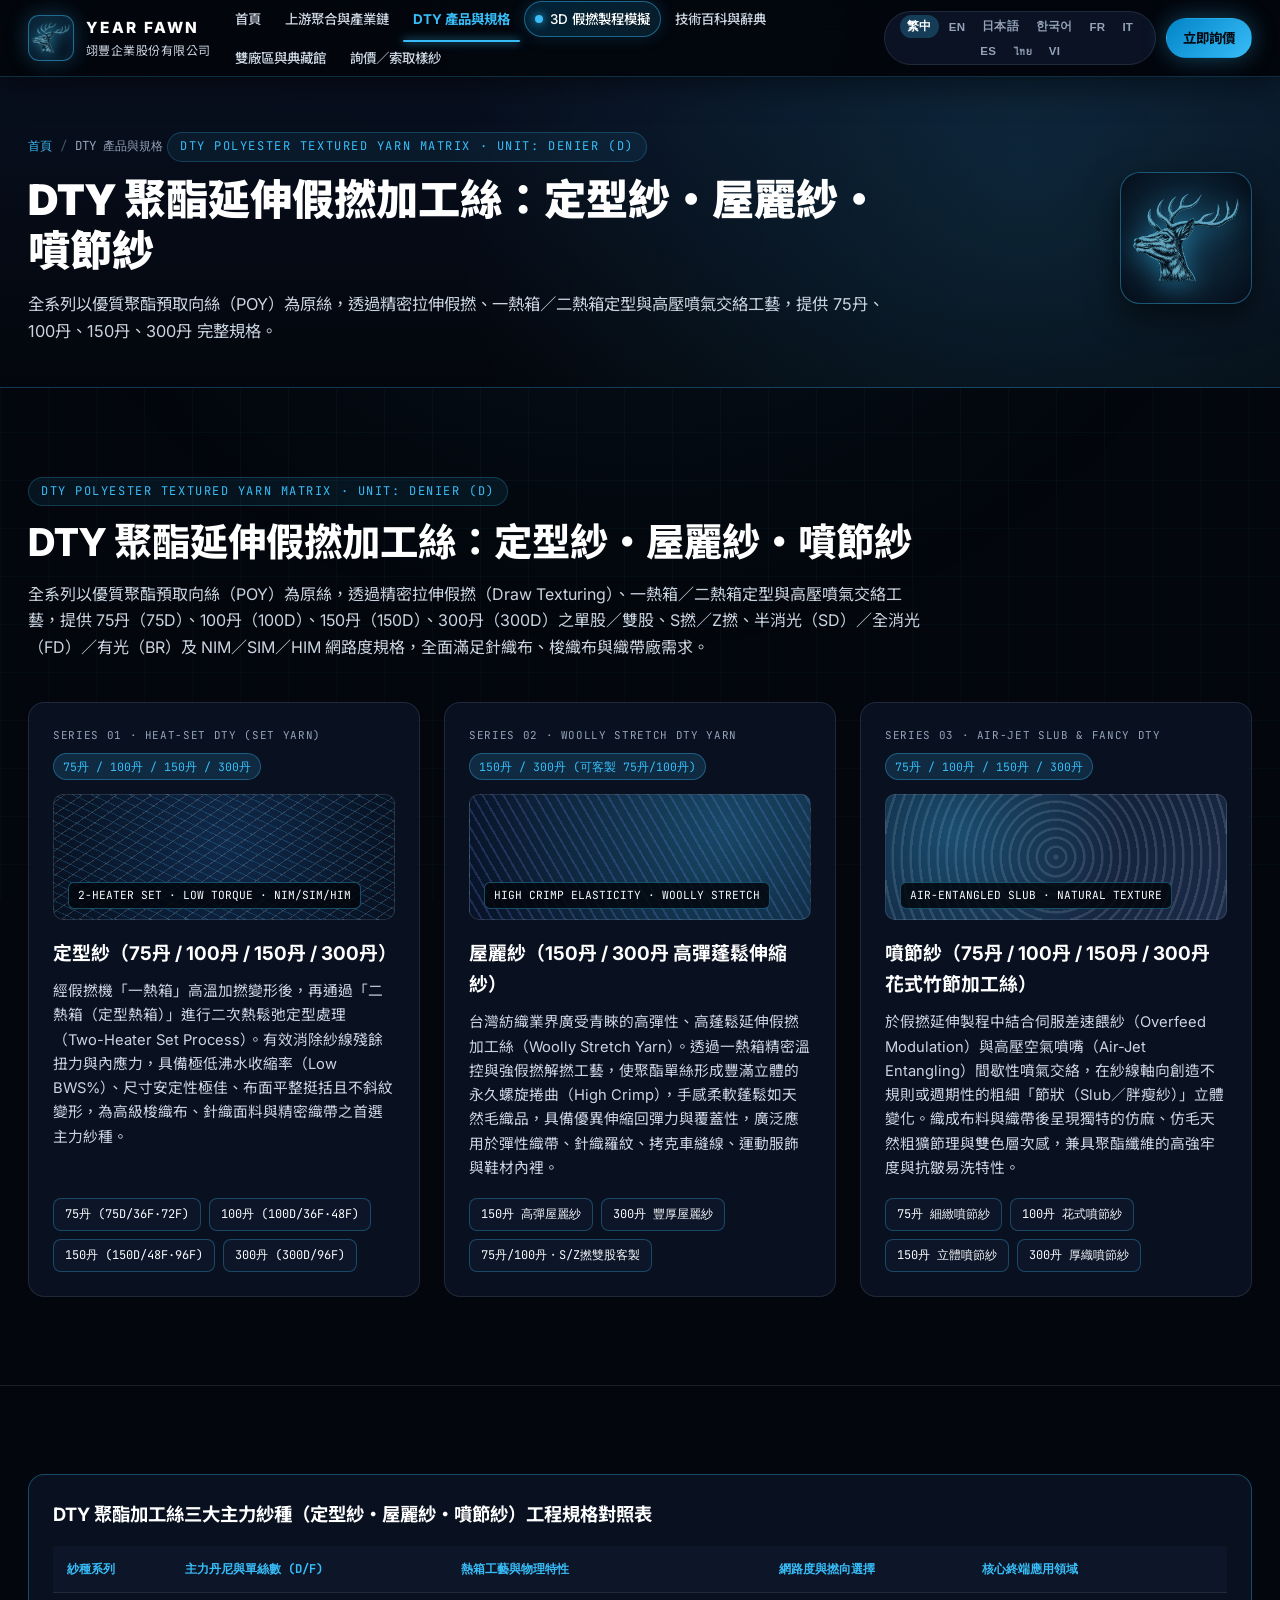
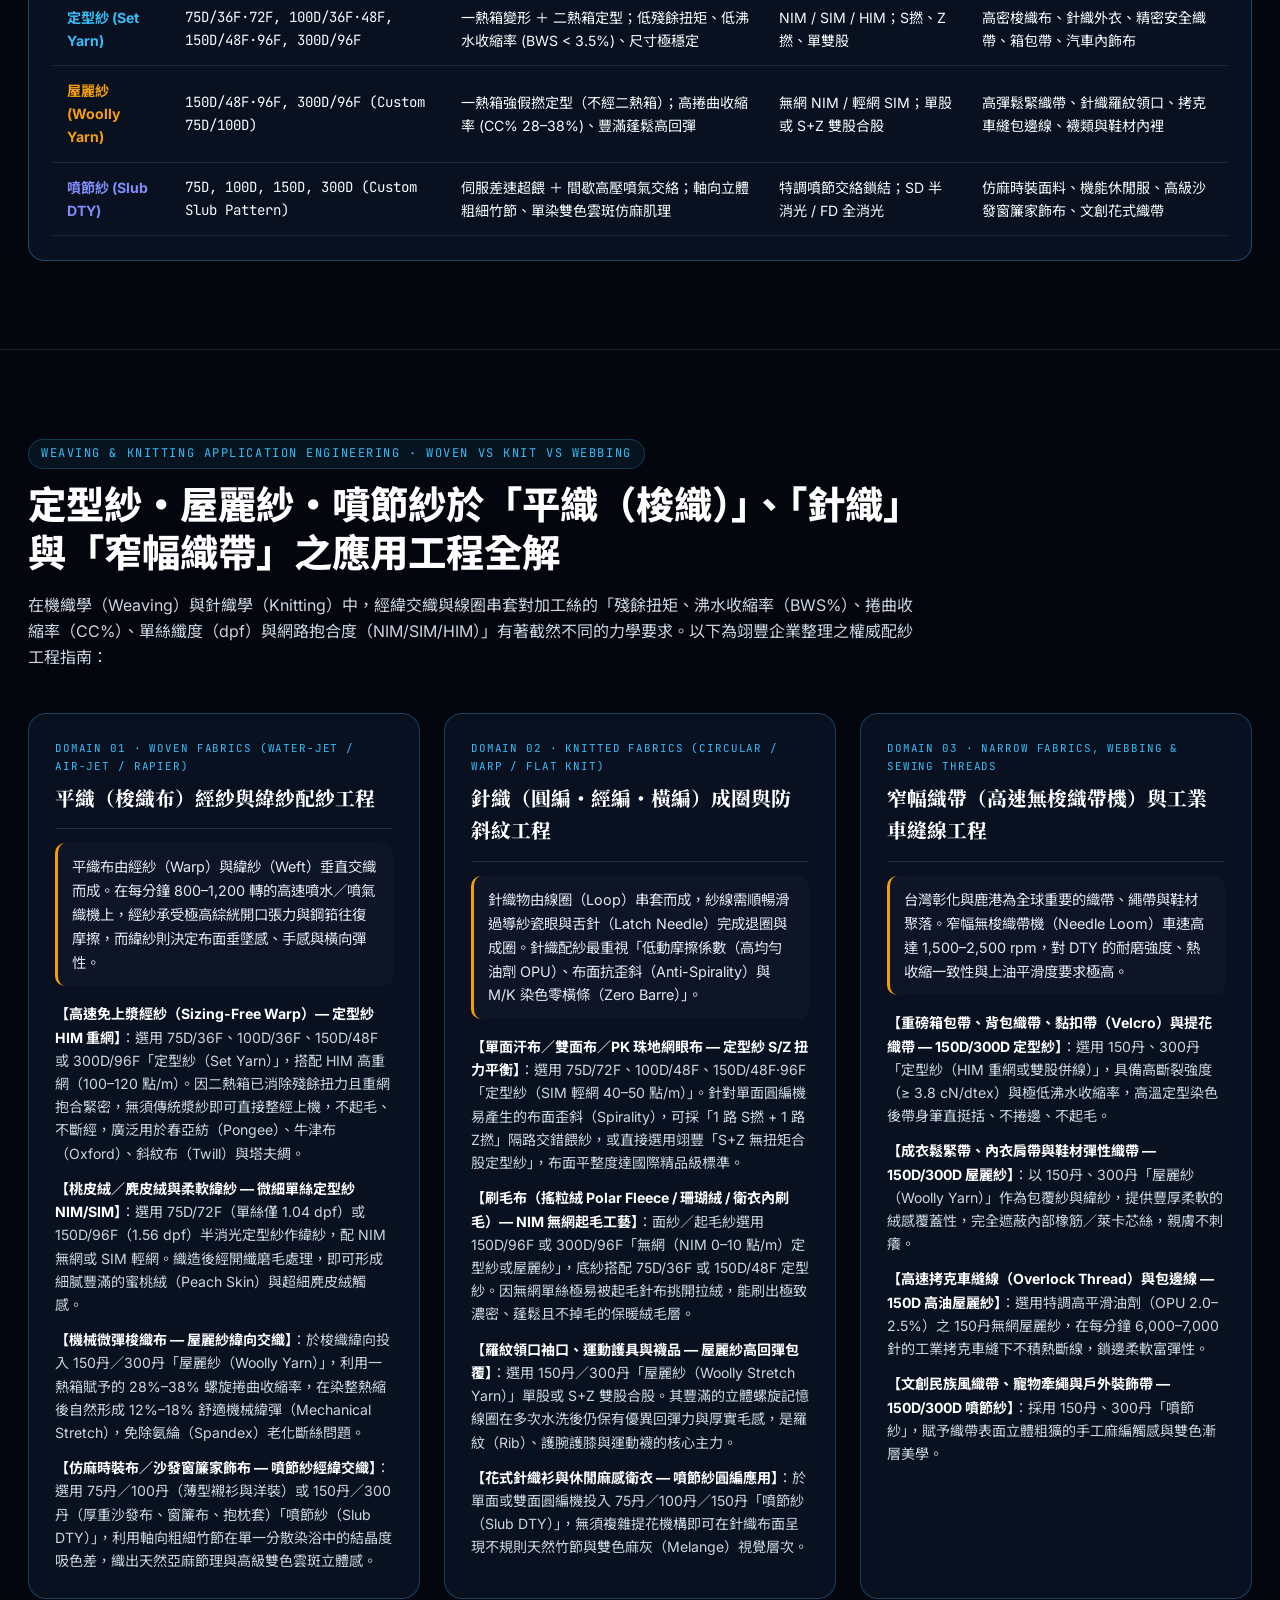
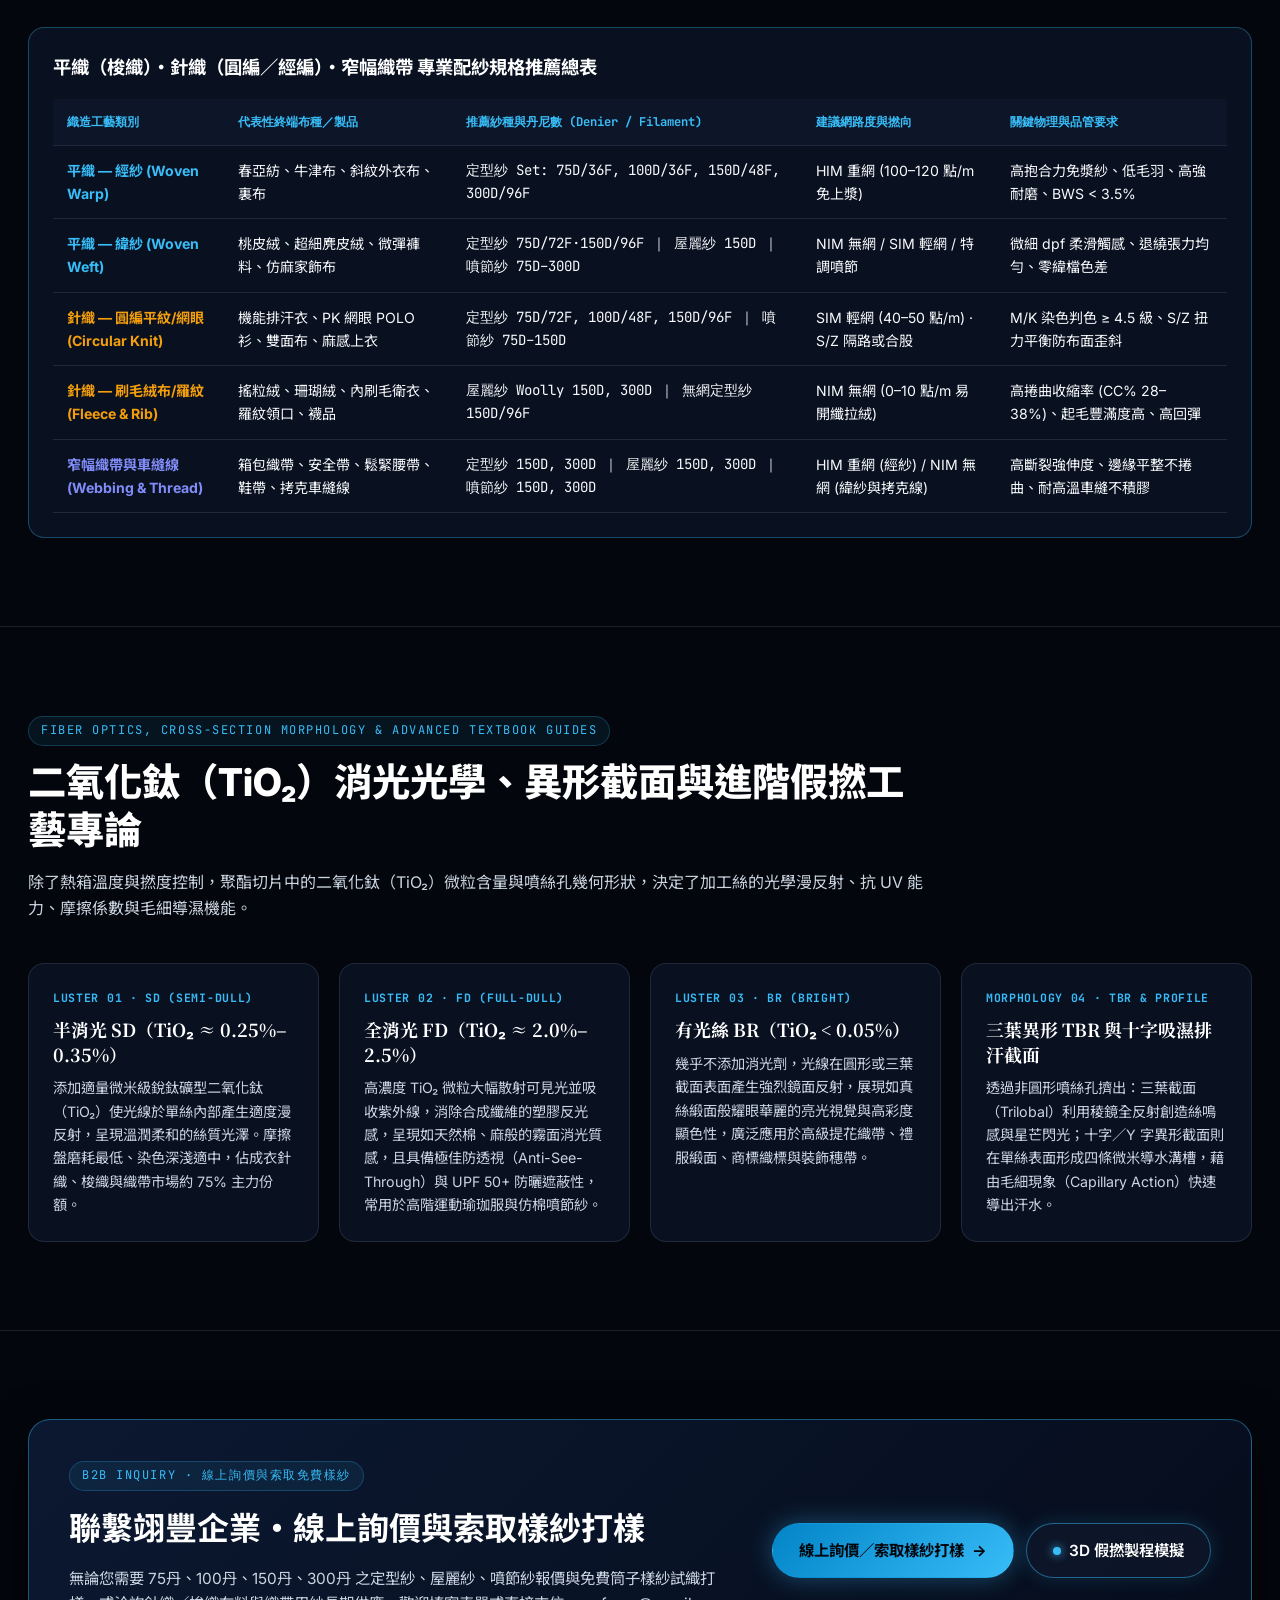
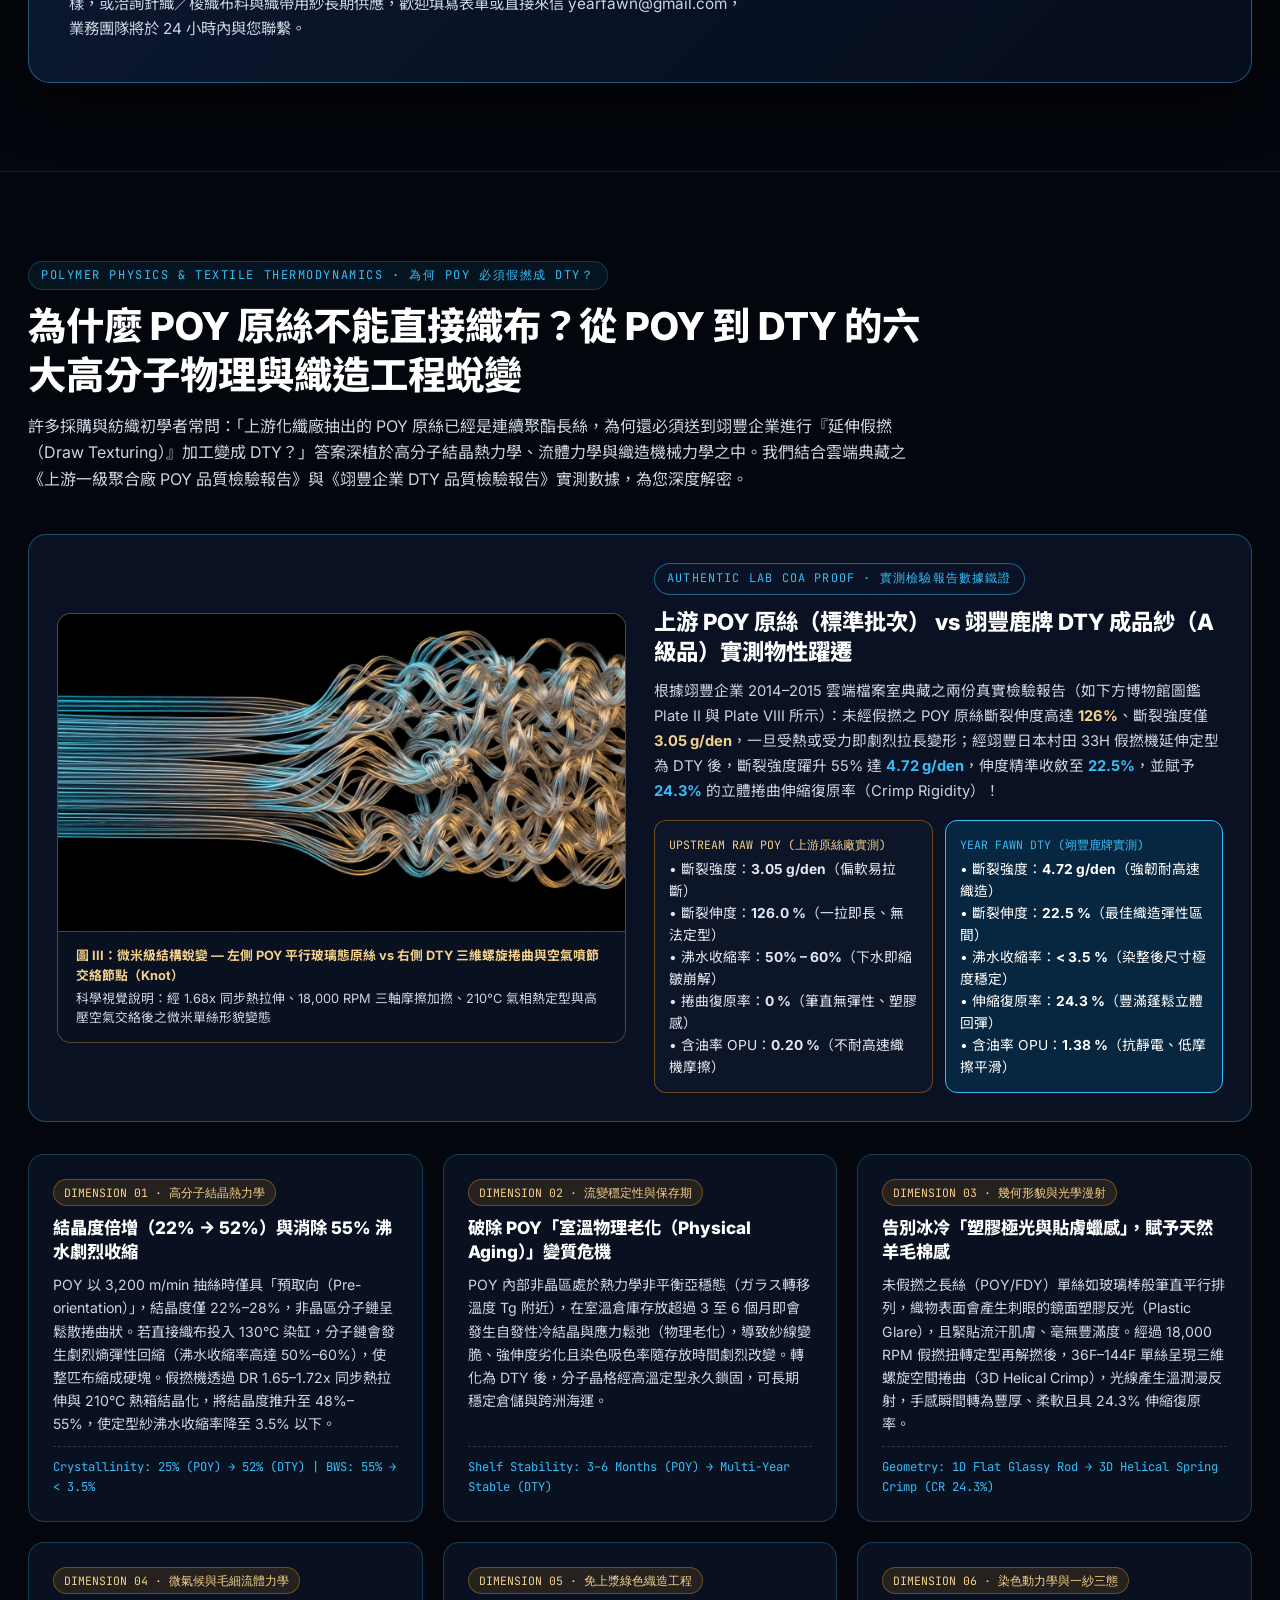
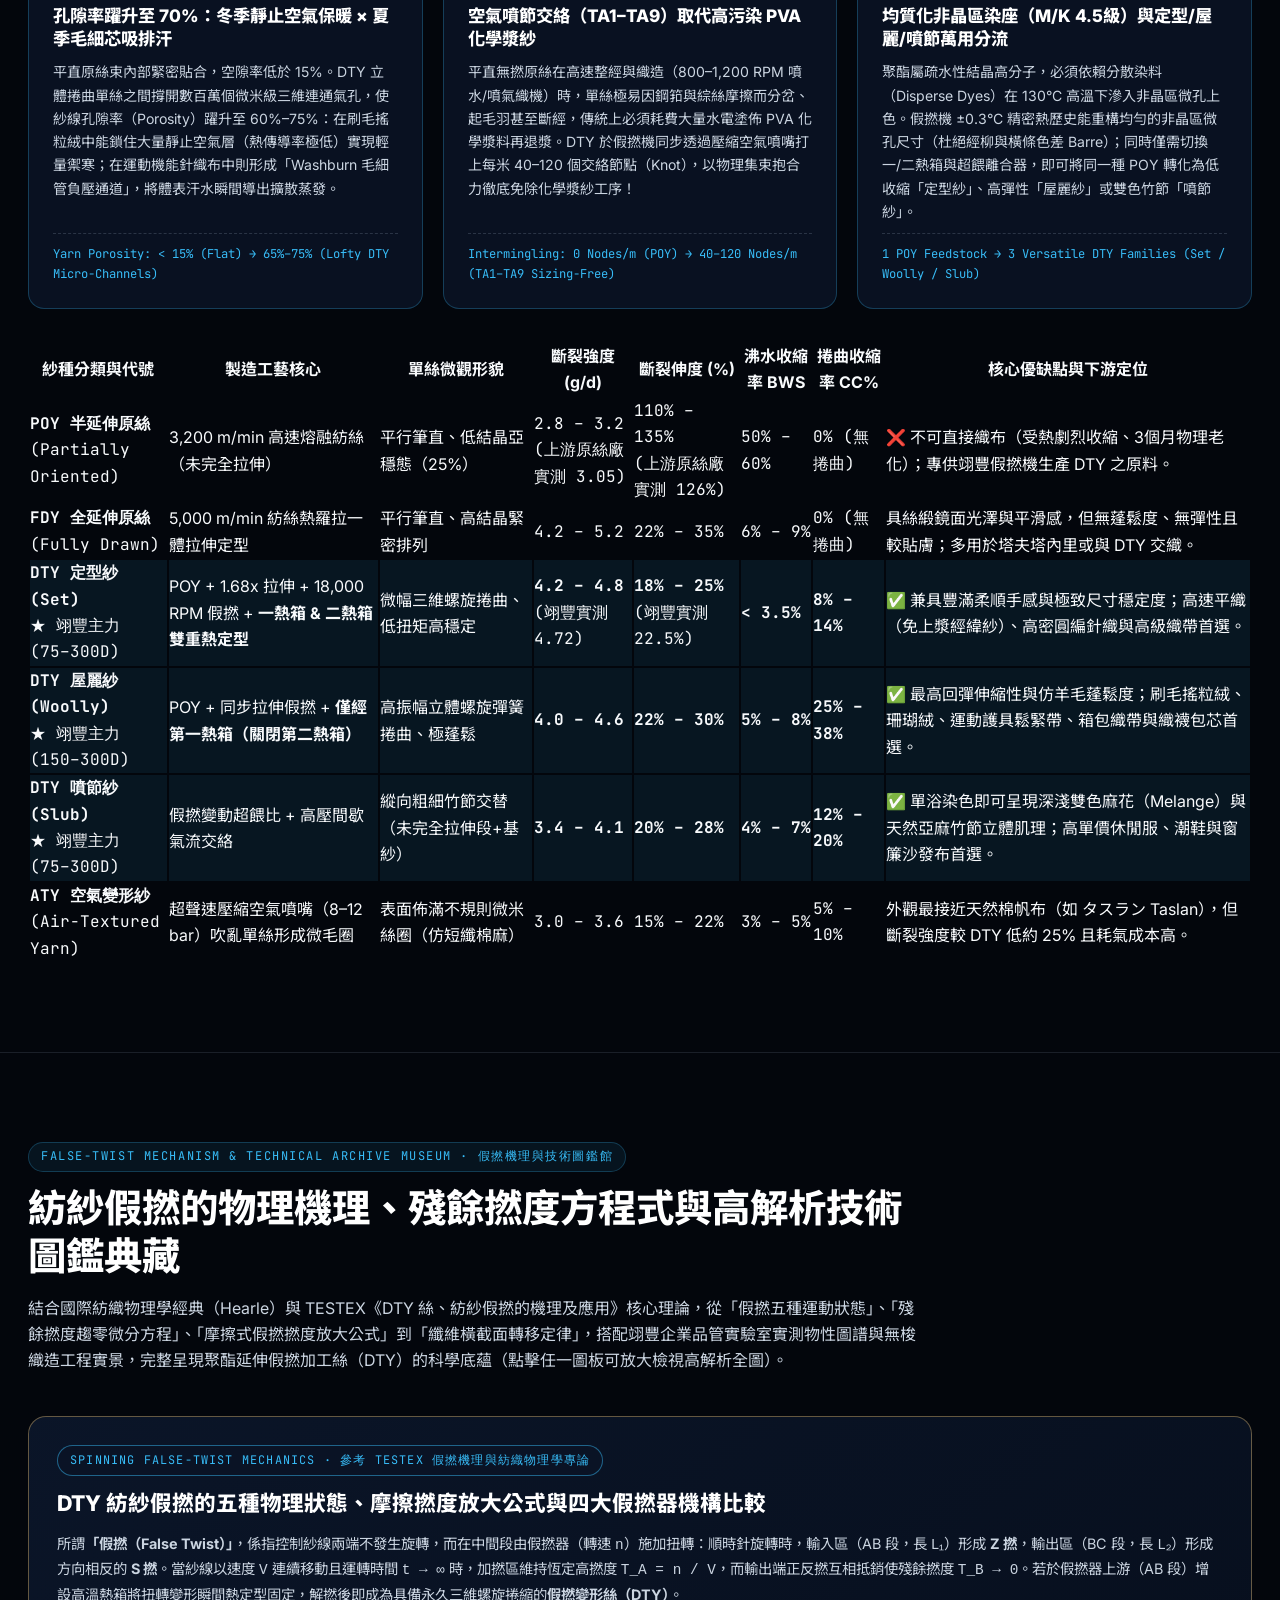
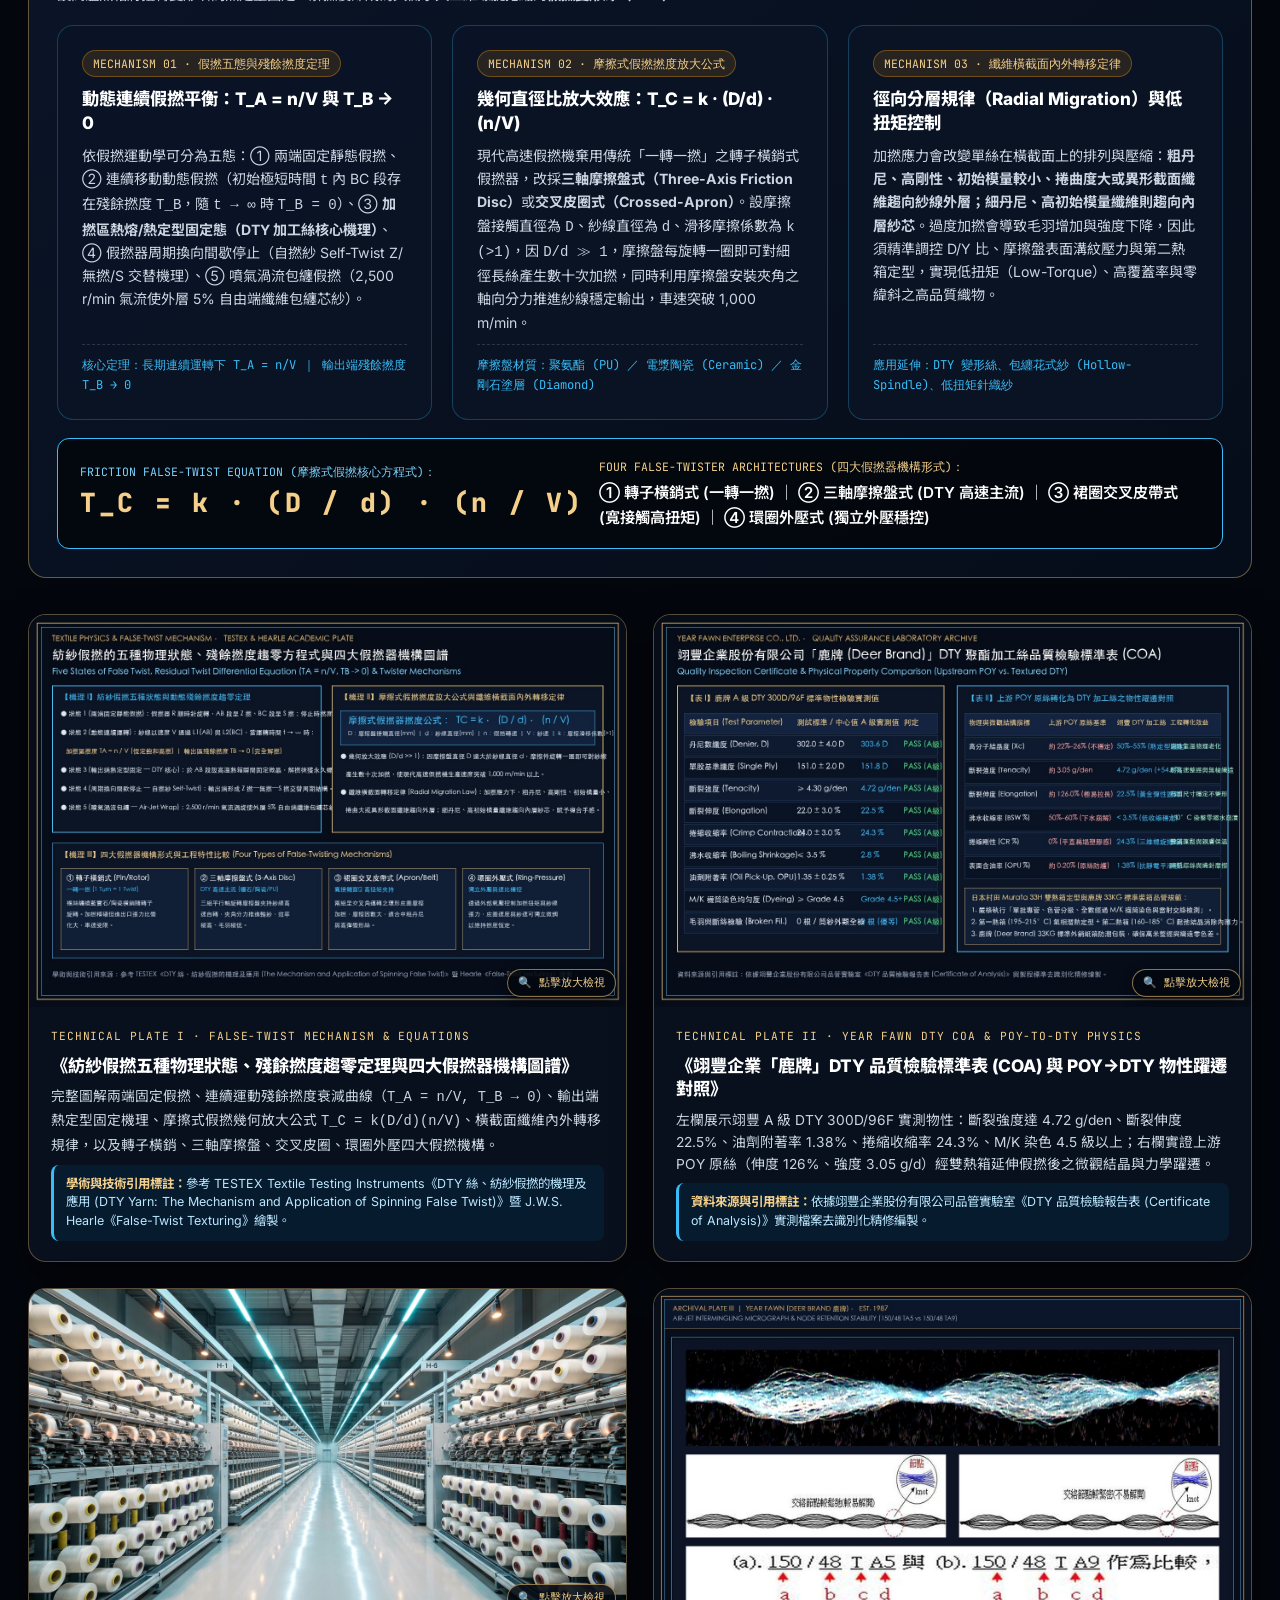
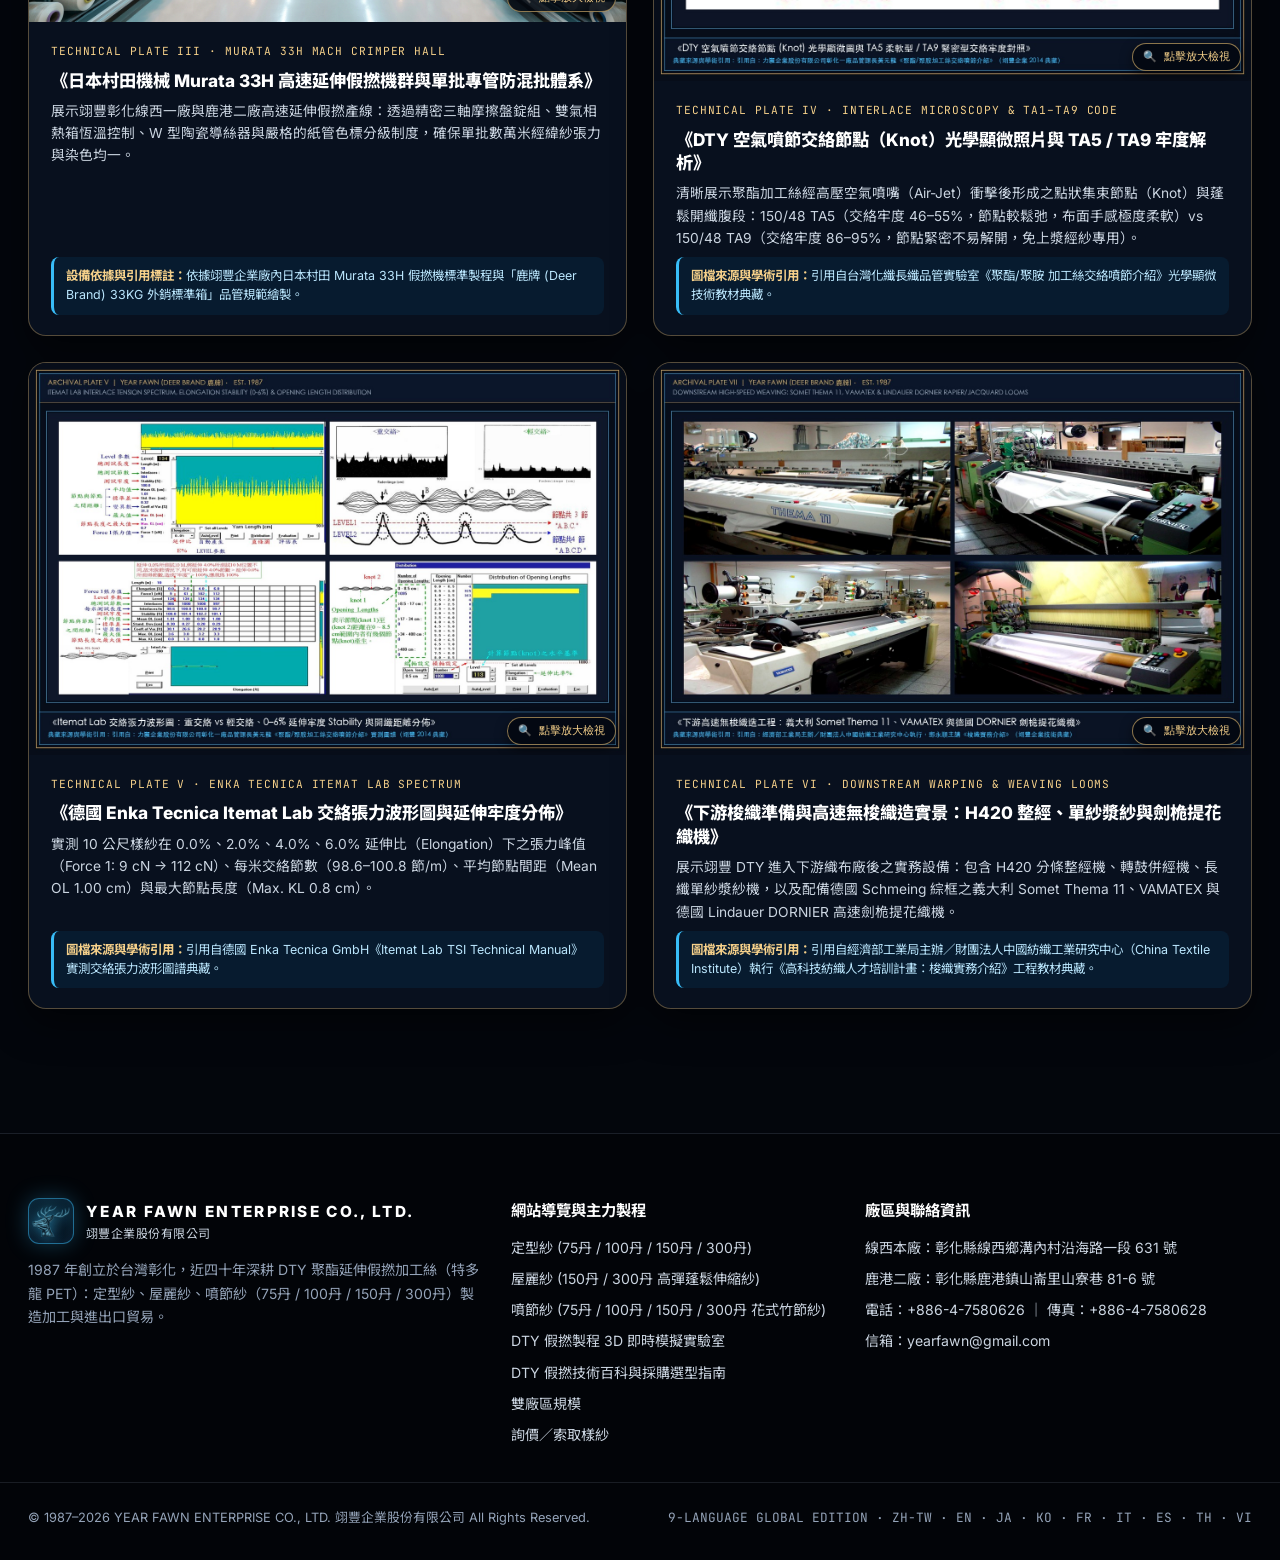
<file: products.html>
<!DOCTYPE html>
<html lang="zh-TW" data-lang="zh-TW">
<head>
  <meta charset="UTF-8" />
  <meta name="viewport" content="width=device-width, initial-scale=1.0, maximum-scale=5.0" />
  <title id="meta-title">DTY 聚酯加工絲產品與丹尼規格（定型紗・屋麗紗・噴節紗 75D/100D/150D/300D）| 翊豐企業 YEAR FAWN</title>
  <meta name="description" id="meta-desc" content="翊豐企業提供完整 DTY 聚酯延伸假撚加工絲規格：定型紗（75丹/100丹/150丹/300丹）、屋麗紗（150丹/300丹）、噴節紗（75丹/100丹/150丹/300丹），支援 NIM/SIM/HIM 網路度與 S/Z 撚客製。" />
  <meta name="keywords" content="翊豐企業, YEAR FAWN ENTERPRISE, DTY, 聚酯加工絲, 延伸假撚加工絲, 特多龍, 定型紗, 屋麗紗, 噴節紗, 75丹, 100丹, 150丹, 300丹, 75D, 100D, 150D, 300D, 假撚, NIM, SIM, HIM, 網路絲, Set Yarn, Woolly Yarn, Slub DTY, ポリエステル仮撚加工糸, ウーリー糸, セット糸, 彰化紡織廠" />
  <meta name="author" content="翊豐企業股份有限公司 YEAR FAWN ENTERPRISE CO., LTD." />
  <meta name="robots" content="index, follow, max-image-preview:large, max-snippet:-1" />
  <meta name="theme-color" content="#040812" />

  <!-- 品牌青藍鹿頭 Favicon 與 Touch Icon -->
  <link rel="icon" type="image/png" href="favicon.png" />
  <link rel="apple-touch-icon" href="logo.png" />

  <!-- Canonical 與多國語系 Hreflang SEO 標記 -->
  <link rel="canonical" href="https://kaidragon0815-design.github.io/yearfawn-website/products.html" />
  <link rel="alternate" hreflang="zh-TW" href="https://kaidragon0815-design.github.io/yearfawn-website/products.html?lang=zh-TW" />
  <link rel="alternate" hreflang="en" href="https://kaidragon0815-design.github.io/yearfawn-website/products.html?lang=en" />
  <link rel="alternate" hreflang="ja" href="https://kaidragon0815-design.github.io/yearfawn-website/products.html?lang=ja" />
  <link rel="alternate" hreflang="es" href="https://kaidragon0815-design.github.io/yearfawn-website/products.html?lang=es" />
  <link rel="alternate" hreflang="th" href="https://kaidragon0815-design.github.io/yearfawn-website/products.html?lang=th" />
  <link rel="alternate" hreflang="vi" href="https://kaidragon0815-design.github.io/yearfawn-website/products.html?lang=vi" />
  <link rel="alternate" hreflang="x-default" href="https://kaidragon0815-design.github.io/yearfawn-website/products.html" />

  <!-- Open Graph -->
  <meta property="og:type" content="website" />
  <meta property="og:site_name" content="翊豐企業股份有限公司 YEAR FAWN ENTERPRISE CO., LTD." />
  <meta property="og:title" content="DTY 聚酯加工絲產品與丹尼規格（定型紗・屋麗紗・噴節紗 75D/100D/150D/300D）| 翊豐企業 YEAR FAWN" />
  <meta property="og:description" content="翊豐企業提供完整 DTY 聚酯延伸假撚加工絲規格：定型紗（75丹/100丹/150丹/300丹）、屋麗紗（150丹/300丹）、噴節紗（75丹/100丹/150丹/300丹），支援 NIM/SIM/HIM 網路度與 S/Z 撚客製。" />
  <meta property="og:url" content="https://kaidragon0815-design.github.io/yearfawn-website/products.html" />
  <meta property="og:image" content="https://kaidragon0815-design.github.io/yearfawn-website/logo.png" />

  <!-- Google Fonts -->
  <link rel="preconnect" href="https://fonts.googleapis.com" />
  <link rel="preconnect" href="https://fonts.gstatic.com" crossorigin />
  <link href="https://fonts.googleapis.com/css2?family=Inter:wght@400;500;600;700;800&family=JetBrains+Mono:wght@400;500;600;700&family=Noto+Sans+JP:wght@400;500;700&family=Noto+Sans+SC:wght@400;500;700&family=Noto+Sans+TC:wght@400;500;600;700;900&family=Noto+Serif+JP:wght@600;700;900&family=Noto+Serif+TC:wght@600;700;900&display=swap" rel="stylesheet" />

  
  <link rel="stylesheet" href="styles.css" />
  <link rel="alternate" hreflang="zh-Hant-TW" href="https://kaidragon0815-design.github.io/yearfawn-website/products.html?lang=zh-TW" />
  <link rel="alternate" hreflang="en" href="https://kaidragon0815-design.github.io/yearfawn-website/products.html?lang=en" />
  <link rel="alternate" hreflang="ja" href="https://kaidragon0815-design.github.io/yearfawn-website/products.html?lang=ja" />
  <link rel="alternate" hreflang="ko" href="https://kaidragon0815-design.github.io/yearfawn-website/products.html?lang=ko" />
  <link rel="alternate" hreflang="fr" href="https://kaidragon0815-design.github.io/yearfawn-website/products.html?lang=fr" />
  <link rel="alternate" hreflang="it" href="https://kaidragon0815-design.github.io/yearfawn-website/products.html?lang=it" />
  <link rel="alternate" hreflang="es" href="https://kaidragon0815-design.github.io/yearfawn-website/products.html?lang=es" />
  <link rel="alternate" hreflang="th" href="https://kaidragon0815-design.github.io/yearfawn-website/products.html?lang=th" />
  <link rel="alternate" hreflang="vi" href="https://kaidragon0815-design.github.io/yearfawn-website/products.html?lang=vi" />
  <link rel="alternate" hreflang="x-default" href="https://kaidragon0815-design.github.io/yearfawn-website/products.html" />
</head><body data-page="products">
  <div class="ambient-grid" aria-hidden="true"></div>

  <header class="site-header" id="top">
    <div class="container nav-container">
      <a href="index.html" class="brand-logo" aria-label="YEAR FAWN ENTERPRISE">
        <span class="logo-mark logo-img-wrap">
          <img src="logo.png" alt="翊豐企業 YEAR FAWN 鹿頭品牌標誌" class="brand-logo-img" width="44" height="44" />
        </span>
        <div class="brand-text">
          <span class="brand-en">YEAR FAWN</span>
          <span class="brand-zh" data-i18n="nav.companyShort">翊豐企業股份有限公司</span>
        </div>
      </a>

      <nav class="main-nav" aria-label="Primary Navigation">
        <a href="index.html" class="nav-link" data-i18n="nav.home">首頁</a>
        <a href="polymerization.html" class="nav-link" data-i18n="nav.polymer">上游聚合與產業鏈</a>
        <a href="products.html" class="nav-link nav-link-active" data-i18n="nav.products">DTY 產品與規格</a>
        <a href="process-3d.html" class="nav-link nav-link-highlight"><span class="pulse-dot"></span><span data-i18n="nav.process">3D 假撚製程模擬</span></a>
        <a href="insights.html" class="nav-link" data-i18n="nav.insights">技術百科與辭典</a>
        <a href="facilities.html" class="nav-link" data-i18n="nav.facilities">雙廠區與典藏館</a>
        <a href="contact.html" class="nav-link" data-i18n="nav.contact">詢價／索取樣紗</a>
      </nav>

      <div class="header-actions">
        <div class="lang-switcher" role="group" aria-label="Language selector">
          <button class="lang-btn active" data-lang-btn="zh-TW">繁中</button>
          <button class="lang-btn" data-lang-btn="en">EN</button>
          <button class="lang-btn" data-lang-btn="ja">日本語</button>
          <button class="lang-btn" data-lang-btn="ko">한국어</button>
          <button class="lang-btn" data-lang-btn="fr">FR</button>
          <button class="lang-btn" data-lang-btn="it">IT</button>
          <button class="lang-btn" data-lang-btn="es">ES</button>
          <button class="lang-btn" data-lang-btn="th">ไทย</button>
          <button class="lang-btn" data-lang-btn="vi">VI</button>
        </div>
        <a href="contact.html" class="btn btn-primary btn-sm desktop-cta-btn" data-i18n="nav.cta">立即詢價</a>

        <button class="mobile-menu-toggle" id="mobile-menu-btn" aria-label="Menu" aria-expanded="false">
          <span></span>
          <span></span>
          <span></span>
        </button>
      </div>
    </div>

    <div class="mobile-nav-drawer" id="mobile-nav-drawer" hidden>
      <div class="mobile-drawer-brand">
        <img src="logo.png" alt="YEAR FAWN LOGO" class="drawer-logo-img" width="38" height="38" />
        <div>
          <strong>YEAR FAWN · 鹿牌 (EST. 1987)</strong>
          <span data-i18n="nav.companyShort">翊豐企業股份有限公司</span>
        </div>
      </div>

      <div class="mobile-drawer-lang-box">
        <div class="mobile-drawer-lang-label">🌐 語言切換 / LANGUAGE (9國語系)</div>
        <div class="mobile-drawer-lang-grid">
          <button type="button" class="lang-btn active" data-lang-btn="zh-TW">繁體中文</button>
          <button type="button" class="lang-btn" data-lang-btn="en">English</button>
          <button type="button" class="lang-btn" data-lang-btn="ja">日本語</button>
          <button type="button" class="lang-btn" data-lang-btn="ko">한국어</button>
          <button type="button" class="lang-btn" data-lang-btn="fr">Français</button>
          <button type="button" class="lang-btn" data-lang-btn="it">Italiano</button>
          <button type="button" class="lang-btn" data-lang-btn="es">Español</button>
          <button type="button" class="lang-btn" data-lang-btn="th">ไทย</button>
          <button type="button" class="lang-btn" data-lang-btn="vi">Tiếng Việt</button>
        </div>
      </div>

      <div class="mobile-nav-links">
        <a href="index.html" class="mobile-nav-link" data-i18n="nav.home">首頁</a>
        <a href="polymerization.html" class="mobile-nav-link mobile-nav-highlight" data-i18n="nav.polymer">上游聚合與產業鏈</a>
        <a href="products.html" class="mobile-nav-link" data-i18n="nav.products">DTY 產品與規格</a>
        <a href="process-3d.html" class="mobile-nav-link mobile-nav-highlight" data-i18n="nav.process">3D 假撚製程模擬</a>
        <a href="insights.html" class="mobile-nav-link" data-i18n="nav.insights">技術百科與辭典</a>
        <a href="facilities.html" class="mobile-nav-link" data-i18n="nav.facilities">雙廠區與典藏館</a>
        <a href="contact.html" class="mobile-nav-link" data-i18n="nav.contact">詢價／索取樣紗</a>
      </div>
      <div class="mobile-drawer-contact">
        <a href="tel:04-7580626" class="mobile-contact-pill">📞 04-7580626 (彰化總廠)</a>
        <a href="mailto:yearfawn@gmail.com" class="mobile-contact-pill">✉️ yearfawn@gmail.com</a>
      </div>
    </div>
  </header><main>
    <section class="subpage-hero">
      <div class="container subpage-hero-inner">
        <div class="subpage-hero-text">
          <nav class="breadcrumb" aria-label="Breadcrumb">
            <a href="index.html" data-i18n="nav.home">首頁</a>
            <span class="breadcrumb-sep">/</span>
            <span data-i18n="nav.products">DTY 產品與規格</span>
          </nav>
          <div class="section-eyebrow" data-i18n="products.eyebrow">DTY POLYESTER TEXTURED YARN MATRIX · UNIT: DENIER (D)</div>
          <h1 class="subpage-title" data-i18n="products.title">DTY 聚酯延伸假撚加工絲：定型紗・屋麗紗・噴節紗</h1>
          <p class="subpage-desc" data-i18n="products.subtitle">全系列以優質聚酯預取向絲（POY）為原絲，透過精密拉伸假撚、一熱箱／二熱箱定型與高壓噴氣交絡工藝，提供 75丹、100丹、150丹、300丹 完整規格。</p>
        </div>
        <div class="subpage-hero-badge">
          <img src="logo.png" alt="YEAR FAWN Emblem" width="110" height="110" />
        </div>
      </div>
    </section><!-- 產品線矩陣 (DTY 聚酯加工絲 3 大核心主力產品：定型紗 / 屋麗紗 / 噴節紗) -->
    <section class="section products-section" id="products">
      <div class="container">
        <div class="section-header">
          <div class="section-eyebrow" data-i18n="products.eyebrow">DTY POLYESTER TEXTURED YARN MATRIX · UNIT: DENIER (D)</div>
          <h2 class="section-title" data-i18n="products.title">DTY 聚酯延伸假撚加工絲：定型紗・屋麗紗・噴節紗</h2>
          <p class="section-desc" data-i18n="products.subtitle">
            全系列以優質聚酯預取向絲（POY）為原絲，透過精密拉伸假撚（Draw Texturing）、一熱箱／二熱箱定型與高壓噴氣交絡工藝，提供 75丹（75D）、100丹（100D）、150丹（150D）、300丹（300D）之單股／雙股、S撚／Z撚、半消光（SD）／全消光（FD）／有光（BR）及 NIM／SIM／HIM 網路度規格，全面滿足針織布、梭織布與織帶廠需求。
          </p>
        </div>

        <!-- 3 大主力假撚加工絲卡片 -->
        <div class="product-grid">
          <!-- 1. 定型紗 (Set Yarn / Two-Heater Heat-Set DTY) -->
          <article class="product-card">
            <div class="product-card-top">
              <span class="product-code">SERIES 01 · HEAT-SET DTY (SET YARN)</span>
              <span class="spec-pill" data-i18n="products.p1Pill">75丹 / 100丹 / 150丹 / 300丹</span>
            </div>
            <div class="product-visual visual-nonwoven">
              <div class="visual-Readout">2-HEATER SET · LOW TORQUE · NIM/SIM/HIM</div>
            </div>
            <h3 class="product-name" data-i18n="products.p1Title">定型紗（75丹 / 100丹 / 150丹 / 300丹）</h3>
            <p class="product-desc" data-i18n="products.p1Desc">
              經假撚機「一熱箱」高溫加撚變形後，再通過「二熱箱（定型熱箱）」進行二次熱鬆弛定型處理（Two-Heater Set Process）。有效消除紗線殘餘扭力與內應力，具備極低沸水收縮率（Low BWS%）、尺寸安定性極佳、布面平整挺括且不斜紋變形，為高級梭織布、針織面料與精密織帶之首選主力紗種。
            </p>
            <div class="gsm-chips">
              <button class="gsm-chip" onclick="selectProductForQuote(0)" data-i18n="products.p1Chip1">75丹 (75D/36F·72F)</button>
              <button class="gsm-chip" onclick="selectProductForQuote(0)" data-i18n="products.p1Chip2">100丹 (100D/36F·48F)</button>
              <button class="gsm-chip" onclick="selectProductForQuote(0)" data-i18n="products.p1Chip3">150丹 (150D/48F·96F)</button>
              <button class="gsm-chip" onclick="selectProductForQuote(0)" data-i18n="products.p1Chip4">300丹 (300D/96F)</button>
            </div>
          </article>

          <!-- 2. 屋麗紗 (Woolly Stretch Yarn) -->
          <article class="product-card">
            <div class="product-card-top">
              <span class="product-code">SERIES 02 · WOOLLY STRETCH DTY YARN</span>
              <span class="spec-pill" data-i18n="products.p2Pill">150丹 / 300丹 (可客製 75丹/100丹)</span>
            </div>
            <div class="product-visual visual-ulisand">
              <div class="visual-Readout">HIGH CRIMP ELASTICITY · WOOLLY STRETCH</div>
            </div>
            <h3 class="product-name" data-i18n="products.p2Title">屋麗紗（150丹 / 300丹 高彈蓬鬆伸縮紗）</h3>
            <p class="product-desc" data-i18n="products.p2Desc">
              台灣紡織業界廣受青睞的高彈性、高蓬鬆延伸假撚加工絲（Woolly Stretch Yarn）。透過一熱箱精密溫控與強假撚解撚工藝，使聚酯單絲形成豐滿立體的永久螺旋捲曲（High Crimp），手感柔軟蓬鬆如天然毛織品，具備優異伸縮回彈力與覆蓋性，廣泛應用於彈性織帶、針織羅紋、拷克車縫線、運動服飾與鞋材內裡。
            </p>
            <div class="gsm-chips">
              <button class="gsm-chip" onclick="selectProductForQuote(1)" data-i18n="products.p2Chip1">150丹 高彈屋麗紗</button>
              <button class="gsm-chip" onclick="selectProductForQuote(1)" data-i18n="products.p2Chip2">300丹 豐厚屋麗紗</button>
              <button class="gsm-chip" onclick="selectProductForQuote(1)" data-i18n="products.p2Chip3">75丹/100丹・S/Z撚雙股客製</button>
            </div>
          </article>

          <!-- 3. 噴節紗 (Air-Jet / Slub Fancy DTY) -->
          <article class="product-card">
            <div class="product-card-top">
              <span class="product-code">SERIES 03 · AIR-JET SLUB &amp; FANCY DTY</span>
              <span class="spec-pill" data-i18n="products.p3Pill">75丹 / 100丹 / 150丹 / 300丹</span>
            </div>
            <div class="product-visual visual-spraysand">
              <div class="visual-Readout">AIR-ENTANGLED SLUB · NATURAL TEXTURE</div>
            </div>
            <h3 class="product-name" data-i18n="products.p3Title">噴節紗（75丹 / 100丹 / 150丹 / 300丹 花式竹節加工絲）</h3>
            <p class="product-desc" data-i18n="products.p3Desc">
              於假撚延伸製程中結合伺服差速餵紗（Overfeed Modulation）與高壓空氣噴嘴（Air-Jet Entangling）間歇性噴氣交絡，在紗線軸向創造不規則或週期性的粗細「節狀（Slub／胖瘦紗）」立體變化。織成布料與織帶後呈現獨特的仿麻、仿毛天然粗獷節理與雙色層次感，兼具聚酯纖維的高強牢度與抗皺易洗特性。
            </p>
            <div class="gsm-chips">
              <button class="gsm-chip" onclick="selectProductForQuote(2)" data-i18n="products.p3Chip1">75丹 細緻噴節紗</button>
              <button class="gsm-chip" onclick="selectProductForQuote(2)" data-i18n="products.p3Chip2">100丹 花式噴節紗</button>
              <button class="gsm-chip" onclick="selectProductForQuote(2)" data-i18n="products.p3Chip3">150丹 立體噴節紗</button>
              <button class="gsm-chip" onclick="selectProductForQuote(2)" data-i18n="products.p3Chip4">300丹 厚織噴節紗</button>
            </div>
          </article>
        </div>
      </div>
    </section>

    <section class="section"><div class="container"><!-- B2B 規格對照速查表 (支援手機橫向滑動) -->
        <div class="spec-table-card">
          <div class="spec-table-header">
            <h3 data-i18n="insights.tableTitle">DTY 聚酯加工絲三大主力紗種（定型紗・屋麗紗・噴節紗）工程規格對照表</h3>
            <span class="table-scroll-hint" data-i18n="insights.tableHint">↔ 左右滑動查看完整規格</span>
          </div>
          <div class="table-responsive">
            <table class="dty-spec-table">
              <thead>
                <tr>
                  <th data-i18n="insights.thType">紗種系列</th>
                  <th data-i18n="insights.thDenier">主力丹尼與單絲數 (D/F)</th>
                  <th data-i18n="insights.thHeater">熱箱工藝與物理特性</th>
                  <th data-i18n="insights.thNet">網路度與撚向選擇</th>
                  <th data-i18n="insights.thApp">核心終端應用領域</th>
                </tr>
              </thead>
              <tbody>
                <tr>
                  <td><strong class="text-cyan" data-i18n="insights.r1Type">定型紗 (Set Yarn)</strong></td>
                  <td class="mono">75D/36F·72F, 100D/36F·48F, 150D/48F·96F, 300D/96F</td>
                  <td data-i18n="insights.r1Heater">一熱箱變形 ＋ 二熱箱定型；低殘餘扭矩、低沸水收縮率 (BWS &lt; 3.5%)、尺寸極穩定</td>
                  <td data-i18n="insights.r1Net">NIM / SIM / HIM；S撚、Z撚、單雙股</td>
                  <td data-i18n="insights.r1App">高密梭織布、針織外衣、精密安全織帶、箱包帶、汽車內飾布</td>
                </tr>
                <tr>
                  <td><strong class="text-amber" data-i18n="insights.r2Type">屋麗紗 (Woolly Yarn)</strong></td>
                  <td class="mono">150D/48F·96F, 300D/96F (Custom 75D/100D)</td>
                  <td data-i18n="insights.r2Heater">一熱箱強假撚定型（不經二熱箱）；高捲曲收縮率 (CC% 28–38%)、豐滿蓬鬆高回彈</td>
                  <td data-i18n="insights.r2Net">無網 NIM / 輕網 SIM；單股或 S+Z 雙股合股</td>
                  <td data-i18n="insights.r2App">高彈鬆緊織帶、針織羅紋領口、拷克車縫包邊線、襪類與鞋材內裡</td>
                </tr>
                <tr>
                  <td><strong class="text-indigo" data-i18n="insights.r3Type">噴節紗 (Slub DTY)</strong></td>
                  <td class="mono">75D, 100D, 150D, 300D (Custom Slub Pattern)</td>
                  <td data-i18n="insights.r3Heater">伺服差速超餵 ＋ 間歇高壓噴氣交絡；軸向立體粗細竹節、單染雙色雲斑仿麻肌理</td>
                  <td data-i18n="insights.r3Net">特調噴節交絡鎖結；SD 半消光 / FD 全消光</td>
                  <td data-i18n="insights.r3App">仿麻時裝面料、機能休閒服、高級沙發窗簾家飾布、文創花式織帶</td>
                </tr>
              </tbody>
            </table>
          </div>
        </div>
      </div></section>
    
    <!-- 專書級延伸二：不同加工絲於「平織（梭織）」與「針織（圓編／經編）」及「窄幅織帶」之應用工程指南 -->
    <section class="section application-engineering-section" id="woven-knit-guide">
      <div class="container">
        <div class="section-header">
          <div class="section-eyebrow" data-i18n="app.eyebrow">WEAVING &amp; KNITTING APPLICATION ENGINEERING · WOVEN VS KNIT VS WEBBING</div>
          <h2 class="section-title" data-i18n="app.title">定型紗・屋麗紗・噴節紗於「平織（梭織）」、「針織」與「窄幅織帶」之應用工程全解</h2>
          <p class="section-desc" data-i18n="app.subtitle">
            在機織學（Weaving）與針織學（Knitting）中，經緯交織與線圈串套對加工絲的「殘餘扭矩、沸水收縮率（BWS%）、捲曲收縮率（CC%）、單絲纖度（dpf）與網路抱合度（NIM/SIM/HIM）」有著截然不同的力學要求。以下為翊豐企業整理之權威配紗工程指南：
          </p>
        </div>

        <!-- 三大織造工藝深度應用卡片 -->
        <div class="app-domain-grid">
          <!-- 1. 平織 / 梭織 (Woven Fabrics) -->
          <div class="app-domain-card">
            <div class="app-domain-header">
              <span class="app-domain-code mono">DOMAIN 01 · WOVEN FABRICS (WATER-JET / AIR-JET / RAPIER)</span>
              <h3 data-i18n="app.wTitle">平織（梭織布）經紗與緯紗配紗工程</h3>
            </div>
            <p class="app-domain-intro" data-i18n="app.wIntro">
              平織布由經紗（Warp）與緯紗（Weft）垂直交織而成。在每分鐘 800–1,200 轉的高速噴水／噴氣織機上，經紗承受極高綜絖開口張力與鋼筘往復摩擦，而緯紗則決定布面垂墜感、手感與橫向彈性。
            </p>
            <ul class="app-spec-list">
              <li data-i18n="app.wItem1">
                <strong>【高速免上漿經紗（Sizing-Free Warp）— 定型紗 HIM 重網】</strong>：選用 75D/36F、100D/36F、150D/48F 或 300D/96F「定型紗（Set Yarn）」，搭配 HIM 高重網（100–120 點/m）。因二熱箱已消除殘餘扭力且重網抱合緊密，無須傳統漿紗即可直接整經上機，不起毛、不斷經，廣泛用於春亞紡（Pongee）、牛津布（Oxford）、斜紋布（Twill）與塔夫綢。
              </li>
              <li data-i18n="app.wItem2">
                <strong>【桃皮絨／麂皮絨與柔軟緯紗 — 微細單絲定型紗 NIM/SIM】</strong>：選用 75D/72F（單絲僅 1.04 dpf）或 150D/96F（1.56 dpf）半消光定型紗作緯紗，配 NIM 無網或 SIM 輕網。織造後經開纖磨毛處理，即可形成細膩豐滿的蜜桃絨（Peach Skin）與超細麂皮絨觸感。
              </li>
              <li data-i18n="app.wItem3">
                <strong>【機械微彈梭織布 — 屋麗紗緯向交織】</strong>：於梭織緯向投入 150丹／300丹「屋麗紗（Woolly Yarn）」，利用一熱箱賦予的 28%–38% 螺旋捲曲收縮率，在染整熱縮後自然形成 12%–18% 舒適機械緯彈（Mechanical Stretch），免除氨綸（Spandex）老化斷絲問題。
              </li>
              <li data-i18n="app.wItem4">
                <strong>【仿麻時裝布／沙發窗簾家飾布 — 噴節紗經緯交織】</strong>：選用 75丹／100丹（薄型襯衫與洋裝）或 150丹／300丹（厚重沙發布、窗簾布、抱枕套）「噴節紗（Slub DTY）」，利用軸向粗細竹節在單一分散染浴中的結晶度吸色差，織出天然亞麻節理與高級雙色雲斑立體感。
              </li>
            </ul>
          </div>

          <!-- 2. 針織 (Knitted Fabrics: Circular / Warp / Flat) -->
          <div class="app-domain-card">
            <div class="app-domain-header">
              <span class="app-domain-code mono">DOMAIN 02 · KNITTED FABRICS (CIRCULAR / WARP / FLAT KNIT)</span>
              <h3 data-i18n="app.kTitle">針織（圓編・經編・橫編）成圈與防斜紋工程</h3>
            </div>
            <p class="app-domain-intro" data-i18n="app.kIntro">
              針織物由線圈（Loop）串套而成，紗線需順暢滑過導紗瓷眼與舌針（Latch Needle）完成退圈與成圈。針織配紗最重視「低動摩擦係數（高均勻油劑 OPU）、布面抗歪斜（Anti-Spirality）與 M/K 染色零橫條（Zero Barre）」。
            </p>
            <ul class="app-spec-list">
              <li data-i18n="app.kItem1">
                <strong>【單面汗布／雙面布／PK 珠地網眼布 — 定型紗 S/Z 扭力平衡】</strong>：選用 75D/72F、100D/48F、150D/48F·96F「定型紗（SIM 輕網 40–50 點/m）」。針對單面圓編機易產生的布面歪斜（Spirality），可採「1 路 S撚 + 1 路 Z撚」隔路交錯餵紗，或直接選用翊豐「S+Z 無扭矩合股定型紗」，布面平整度達國際精品級標準。
              </li>
              <li data-i18n="app.kItem2">
                <strong>【刷毛布（搖粒絨 Polar Fleece / 珊瑚絨 / 衛衣內刷毛）— NIM 無網起毛工藝】</strong>：面紗／起毛紗選用 150D/96F 或 300D/96F「無網（NIM 0–10 點/m）定型紗或屋麗紗」，底紗搭配 75D/36F 或 150D/48F 定型紗。因無網單絲極易被起毛針布挑開拉絨，能刷出極致濃密、蓬鬆且不掉毛的保暖絨毛層。
              </li>
              <li data-i18n="app.kItem3">
                <strong>【羅紋領口袖口、運動護具與襪品 — 屋麗紗高回彈包覆】</strong>：選用 150丹／300丹「屋麗紗（Woolly Stretch Yarn）」單股或 S+Z 雙股合股。其豐滿的立體螺旋記憶線圈在多次水洗後仍保有優異回彈力與厚實毛感，是羅紋（Rib）、護腕護膝與運動襪的核心主力。
              </li>
              <li data-i18n="app.kItem4">
                <strong>【花式針織衫與休閒麻感衛衣 — 噴節紗圓編應用】</strong>：於單面或雙面圓編機投入 75丹／100丹／150丹「噴節紗（Slub DTY）」，無須複雜提花機構即可在針織布面呈現不規則天然竹節與雙色麻灰（Melange）視覺層次。
              </li>
            </ul>
          </div>

          <!-- 3. 窄幅織帶、箱包安全帶與車縫線 (Narrow Fabrics & Threads) -->
          <div class="app-domain-card">
            <div class="app-domain-header">
              <span class="app-domain-code mono">DOMAIN 03 · NARROW FABRICS, WEBBING &amp; SEWING THREADS</span>
              <h3 data-i18n="app.nTitle">窄幅織帶（高速無梭織帶機）與工業車縫線工程</h3>
            </div>
            <p class="app-domain-intro" data-i18n="app.nIntro">
              台灣彰化與鹿港為全球重要的織帶、繩帶與鞋材聚落。窄幅無梭織帶機（Needle Loom）車速高達 1,500–2,500 rpm，對 DTY 的耐磨強度、熱收縮一致性與上油平滑度要求極高。
            </p>
            <ul class="app-spec-list">
              <li data-i18n="app.nItem1">
                <strong>【重磅箱包帶、背包織帶、黏扣帶（Velcro）與提花織帶 — 150D/300D 定型紗】</strong>：選用 150丹、300丹「定型紗（HIM 重網或雙股併線）」，具備高斷裂強度（≥ 3.8 cN/dtex）與極低沸水收縮率，高溫定型染色後帶身筆直挺括、不捲邊、不起毛。
              </li>
              <li data-i18n="app.nItem2">
                <strong>【成衣鬆緊帶、內衣肩帶與鞋材彈性織帶 — 150D/300D 屋麗紗】</strong>：以 150丹、300丹「屋麗紗（Woolly Yarn）」作為包覆紗與緯紗，提供豐厚柔軟的絨感覆蓋性，完全遮蔽內部橡筋／萊卡芯絲，親膚不刺癢。
              </li>
              <li data-i18n="app.nItem3">
                <strong>【高速拷克車縫線（Overlock Thread）與包邊線 — 150D 高油屋麗紗】</strong>：選用特調高平滑油劑（OPU 2.0–2.5%）之 150丹無網屋麗紗，在每分鐘 6,000–7,000 針的工業拷克車縫下不積熱斷線，鎖邊柔軟富彈性。
              </li>
              <li data-i18n="app.nItem4">
                <strong>【文創民族風織帶、寵物牽繩與戶外裝飾帶 — 150D/300D 噴節紗】</strong>：採用 150丹、300丹「噴節紗」，賦予織帶表面立體粗獷的手工麻編觸感與雙色漸層美學。
              </li>
            </ul>
          </div>
        </div>

        <!-- 平織 vs 針織 vs 窄幅織帶 工程配紗速查矩陣表 -->
        <div class="spec-table-card" style="margin-top: 28px;">
          <div class="spec-table-header">
            <h3 data-i18n="app.matrixTitle">平織（梭織）・針織（圓編／經編）・窄幅織帶 專業配紗規格推薦總表</h3>
            <span class="table-scroll-hint" data-i18n="insights.tableHint">↔ 左右滑動查看完整規格</span>
          </div>
          <div class="table-responsive">
            <table class="dty-spec-table">
              <thead>
                <tr>
                  <th data-i18n="app.mCol1">織造工藝類別</th>
                  <th data-i18n="app.mCol2">代表性終端布種／製品</th>
                  <th data-i18n="app.mCol3">推薦紗種與丹尼數 (Denier / Filament)</th>
                  <th data-i18n="app.mCol4">建議網路度與撚向</th>
                  <th data-i18n="app.mCol5">關鍵物理與品管要求</th>
                </tr>
              </thead>
              <tbody>
                <tr>
                  <td><strong class="text-cyan" data-i18n="app.mR1C1">平織 — 經紗 (Woven Warp)</strong></td>
                  <td data-i18n="app.mR1C2">春亞紡、牛津布、斜紋外衣布、裏布</td>
                  <td class="mono">定型紗 Set: 75D/36F, 100D/36F, 150D/48F, 300D/96F</td>
                  <td data-i18n="app.mR1C4">HIM 重網 (100–120 點/m 免上漿)</td>
                  <td data-i18n="app.mR1C5">高抱合力免漿紗、低毛羽、高強耐磨、BWS &lt; 3.5%</td>
                </tr>
                <tr>
                  <td><strong class="text-cyan" data-i18n="app.mR2C1">平織 — 緯紗 (Woven Weft)</strong></td>
                  <td data-i18n="app.mR2C2">桃皮絨、超細麂皮絨、微彈褲料、仿麻家飾布</td>
                  <td class="mono">定型紗 75D/72F·150D/96F ｜ 屋麗紗 150D ｜ 噴節紗 75D–300D</td>
                  <td data-i18n="app.mR2C4">NIM 無網 / SIM 輕網 / 特調噴節</td>
                  <td data-i18n="app.mR2C5">微細 dpf 柔滑觸感、退繞張力均勻、零緯檔色差</td>
                </tr>
                <tr>
                  <td><strong class="text-amber" data-i18n="app.mR3C1">針織 — 圓編平紋/網眼 (Circular Knit)</strong></td>
                  <td data-i18n="app.mR3C2">機能排汗衣、PK 網眼 POLO 衫、雙面布、麻感上衣</td>
                  <td class="mono">定型紗 75D/72F, 100D/48F, 150D/96F ｜ 噴節紗 75D–150D</td>
                  <td data-i18n="app.mR3C4">SIM 輕網 (40–50 點/m) · S/Z 隔路或合股</td>
                  <td data-i18n="app.mR3C5">M/K 染色判色 ≥ 4.5 級、S/Z 扭力平衡防布面歪斜</td>
                </tr>
                <tr>
                  <td><strong class="text-amber" data-i18n="app.mR4C1">針織 — 刷毛絨布/羅紋 (Fleece &amp; Rib)</strong></td>
                  <td data-i18n="app.mR4C2">搖粒絨、珊瑚絨、內刷毛衛衣、羅紋領口、襪品</td>
                  <td class="mono">屋麗紗 Woolly 150D, 300D ｜ 無網定型紗 150D/96F</td>
                  <td data-i18n="app.mR4C4">NIM 無網 (0–10 點/m 易開纖拉絨)</td>
                  <td data-i18n="app.mR4C5">高捲曲收縮率 (CC% 28–38%)、起毛豐滿度高、高回彈</td>
                </tr>
                <tr>
                  <td><strong class="text-indigo" data-i18n="app.mR5C1">窄幅織帶與車縫線 (Webbing &amp; Thread)</strong></td>
                  <td data-i18n="app.mR5C2">箱包織帶、安全帶、鬆緊腰帶、鞋帶、拷克車縫線</td>
                  <td class="mono">定型紗 150D, 300D ｜ 屋麗紗 150D, 300D ｜ 噴節紗 150D, 300D</td>
                  <td data-i18n="app.mR5C4">HIM 重網 (經紗) / NIM 無網 (緯紗與拷克線)</td>
                  <td data-i18n="app.mR5C5">高斷裂強伸度、邊緣平整不捲曲、耐高溫車縫不積膠</td>
                </tr>
              </tbody>
            </table>
          </div>
        </div>
      </div>
    </section>


    <!-- 專書級延伸三：聚酯加工絲光澤截面物理學 (SD / FD / BR / TBR) 與新增深度專文 (#05, #06) -->
    <section class="section luster-physics-section" id="luster-physics">
      <div class="container">
        <div class="section-header">
          <div class="section-eyebrow" data-i18n="lus.eyebrow">FIBER OPTICS, CROSS-SECTION MORPHOLOGY &amp; ADVANCED TEXTBOOK GUIDES</div>
          <h2 class="section-title" data-i18n="lus.title">二氧化鈦（TiO₂）消光光學、異形截面與進階假撚工藝專論</h2>
          <p class="section-desc" data-i18n="lus.subtitle">
            除了熱箱溫度與撚度控制，聚酯切片中的二氧化鈦（TiO₂）微粒含量與噴絲孔幾何形狀，決定了加工絲的光學漫反射、抗 UV 能力、摩擦係數與毛細導濕機能。
          </p>
        </div>

        <div class="timeline-grid">
          <div class="timeline-card">
            <div class="timeline-era mono">LUSTER 01 · SD (SEMI-DULL)</div>
            <h3 data-i18n="lus.l1Title">半消光 SD（TiO₂ ≈ 0.25%–0.35%）</h3>
            <p data-i18n="lus.l1Desc">
              添加適量微米級銳鈦礦型二氧化鈦（TiO₂）使光線於單絲內部產生適度漫反射，呈現溫潤柔和的絲質光澤。摩擦盤磨耗最低、染色深淺適中，佔成衣針織、梭織與織帶市場約 75% 主力份額。
            </p>
          </div>
          <div class="timeline-card">
            <div class="timeline-era mono">LUSTER 02 · FD (FULL-DULL)</div>
            <h3 data-i18n="lus.l2Title">全消光 FD（TiO₂ ≈ 2.0%–2.5%）</h3>
            <p data-i18n="lus.l2Desc">
              高濃度 TiO₂ 微粒大幅散射可見光並吸收紫外線，消除合成纖維的塑膠反光感，呈現如天然棉、麻般的霧面消光質感，且具備極佳防透視（Anti-See-Through）與 UPF 50+ 防曬遮蔽性，常用於高階運動瑜珈服與仿棉噴節紗。
            </p>
          </div>
          <div class="timeline-card">
            <div class="timeline-era mono">LUSTER 03 · BR (BRIGHT)</div>
            <h3 data-i18n="lus.l3Title">有光絲 BR（TiO₂ &lt; 0.05%）</h3>
            <p data-i18n="lus.l3Desc">
              幾乎不添加消光劑，光線在圓形或三葉截面表面產生強烈鏡面反射，展現如真絲緞面般耀眼華麗的亮光視覺與高彩度顯色性，廣泛應用於高級提花織帶、禮服緞面、商標織標與裝飾穗帶。
            </p>
          </div>
          <div class="timeline-card">
            <div class="timeline-era mono">MORPHOLOGY 04 · TBR &amp; PROFILE</div>
            <h3 data-i18n="lus.l4Title">三葉異形 TBR 與十字吸濕排汗截面</h3>
            <p data-i18n="lus.l4Desc">
              透過非圓形噴絲孔擠出：三葉截面（Trilobal）利用稜鏡全反射創造絲鳴感與星芒閃光；十字／Y 字異形截面則在單絲表面形成四條微米導水溝槽，藉由毛細現象（Capillary Action）快速導出汗水。
            </p>
          </div>
        </div>
      </div>
    </section>

<section class="section cta-banner-section">
      <div class="container">
        <div class="cta-banner-card">
          <div class="cta-banner-text">
            <div class="section-eyebrow" data-i18n="quote.eyebrow">B2B INQUIRY · 線上詢價與索取免費樣紗</div>
            <h2 data-i18n="quote.title">聯繫翊豐企業・線上詢價與索取樣紗打樣</h2>
            <p data-i18n="quote.subtitle">無論您需要 75丹、100丹、150丹、300丹 之定型紗、屋麗紗、噴節紗報價與免費筒子樣紗試織打樣，或洽詢針織／梭織布料與織帶用紗長期供應，歡迎填寫表單或直接來信 yearfawn@gmail.com，業務團隊將於 24 小時內與您聯繫。</p>
          </div>
          <div class="cta-banner-actions">
            <a href="contact.html" class="btn btn-primary btn-lg">
              <span data-i18n="hero.ctaPrimary">線上詢價／索取樣紗打樣</span>
              <span class="btn-arrow">→</span>
            </a>
            <a href="process-3d.html" class="btn btn-glass btn-lg">
              <span class="pulse-dot"></span>
              <span data-i18n="nav.process">3D 假撚製程模擬</span>
            </a>
          </div>
        </div>
      </div>
    </section>
    <!-- 核心科學延伸：為何 POY 原絲必須經過「延伸假撚 (Draw Texturing)」才能變成 DTY 加工絲？ -->
    <section class="section" id="why-poy-to-dty">
      <div class="container">
        <div class="section-header">
          <div class="section-eyebrow" data-i18n="whydty.eyebrow">POLYMER PHYSICS & TEXTILE THERMODYNAMICS · 為何 POY 必須假撚成 DTY？</div>
          <h2 class="section-title" data-i18n="whydty.title">為什麼 POY 原絲不能直接織布？從 POY 到 DTY 的六大高分子物理與織造工程蛻變</h2>
          <p class="section-desc" data-i18n="whydty.desc">
            許多採購與紡織初學者常問：「上游化纖廠抽出的 POY 原絲已經是連續聚酯長絲，為何還必須送到翊豐企業進行『延伸假撚（Draw Texturing）』加工變成 DTY？」答案深植於高分子結晶熱力學、流體力學與織造機械力學之中。我們結合雲端典藏之《上游一級聚合廠 POY 品質檢驗報告》與《翊豐企業 DTY 品質檢驗報告》實測數據，為您深度解密。
          </p>
        </div>

        <div class="poy-dty-hero-split">
          <div class="poy-dty-visual-box">
            <img src="assets/gallery/poy-to-dty-micro-transformation.jpg" alt="POY 平直半延伸原絲轉化為 DTY 三維螺旋捲曲與空氣交絡節點微觀對照圖" loading="lazy" width="1200" height="675" />
            <div class="savon-seal-caption">
              <strong>圖 III：微米級結構蛻變 — 左側 POY 平行玻璃態原絲 vs 右側 DTY 三維螺旋捲曲與空氣噴節交絡節點（Knot）</strong>
              <span>科學視覺說明：經 1.68x 同步熱拉伸、18,000 RPM 三軸摩擦加撚、210°C 氣相熱定型與高壓空氣交絡後之微米單絲形貌變態</span>
            </div>
          </div>

          <div>
            <span class="tech-tag tech-tag-cyan" style="margin-bottom:12px;display:inline-block;">AUTHENTIC LAB COA PROOF · 實測檢驗報告數據鐵證</span>
            <h3 style="font-size:1.4rem;color:#ffffff;font-weight:800;margin-bottom:12px;line-height:1.35;">上游 POY 原絲（標準批次） vs 翊豐鹿牌 DTY 成品紗（A 級品）實測物性躍遷</h3>
            <p style="font-size:0.92rem;color:#cbd5e1;line-height:1.7;margin-bottom:16px;">
              根據翊豐企業 2014–2015 雲端檔案室典藏之兩份真實檢驗報告（如下方博物館圖鑑 Plate II 與 Plate VIII 所示）：未經假撚之 POY 原絲斷裂伸度高達 <strong style="color:#f5d08a;">126%</strong>、斷裂強度僅 <strong style="color:#f5d08a;">3.05 g/den</strong>，一旦受熱或受力即劇烈拉長變形；經翊豐日本村田 33H 假撚機延伸定型為 DTY 後，斷裂強度躍升 55% 達 <strong style="color:#38bdf8;">4.72 g/den</strong>，伸度精準收斂至 <strong style="color:#38bdf8;">22.5%</strong>，並賦予 <strong style="color:#38bdf8;">24.3%</strong> 的立體捲曲伸縮復原率（Crimp Rigidity）！
            </p>
            <div class="poy-coa-compare-grid">
              <div style="background:rgba(15,23,42,0.9);border:1px solid rgba(245,158,11,0.4);border-radius:12px;padding:14px;">
                <div class="mono" style="font-size:0.72rem;color:#f5d08a;margin-bottom:4px;">UPSTREAM RAW POY (上游原絲廠實測)</div>
                <div style="font-size:0.86rem;color:#e2e8f0;line-height:1.6;">
                  • 斷裂強度：<strong>3.05 g/den</strong>（偏軟易拉斷）<br/>
                  • 斷裂伸度：<strong>126.0 %</strong>（一拉即長、無法定型）<br/>
                  • 沸水收縮率：<strong>50% – 60%</strong>（下水即縮皺崩解）<br/>
                  • 捲曲復原率：<strong>0 %</strong>（筆直無彈性、塑膠感）<br/>
                  • 含油率 OPU：<strong>0.20 %</strong>（不耐高速織機摩擦）
                </div>
              </div>
              <div style="background:rgba(2,132,199,0.18);border:1px solid #38bdf8;border-radius:12px;padding:14px;">
                <div class="mono" style="font-size:0.72rem;color:#38bdf8;margin-bottom:4px;">YEAR FAWN DTY (翊豐鹿牌實測)</div>
                <div style="font-size:0.86rem;color:#ffffff;line-height:1.6;">
                  • 斷裂強度：<strong>4.72 g/den</strong>（強韌耐高速織造）<br/>
                  • 斷裂伸度：<strong>22.5 %</strong>（最佳織造彈性區間）<br/>
                  • 沸水收縮率：<strong>< 3.5 %</strong>（染整後尺寸極度穩定）<br/>
                  • 伸縮復原率：<strong>24.3 %</strong>（豐滿蓬鬆立體回彈）<br/>
                  • 含油率 OPU：<strong>1.38 %</strong>（抗靜電、低摩擦平滑）
                </div>
              </div>
            </div>
          </div>
        </div>

        <!-- 六大科學維度卡片 -->
        <div class="poy-dty-6reasons-grid">
          <div class="poy-reason-card">
            <span class="poy-reason-num">DIMENSION 01 · 高分子結晶熱力學</span>
            <h3 data-i18n="whydty.r1Title">結晶度倍增（22% → 52%）與消除 55% 沸水劇烈收縮</h3>
            <p data-i18n="whydty.r1Desc">
              POY 以 3,200 m/min 抽絲時僅具「預取向（Pre-orientation）」，結晶度僅 22%–28%，非晶區分子鏈呈鬆散捲曲狀。若直接織布投入 130°C 染缸，分子鏈會發生劇烈熵彈性回縮（沸水收縮率高達 50%–60%），使整匹布縮成硬塊。假撚機透過 DR 1.65–1.72x 同步熱拉伸與 210°C 熱箱結晶化，將結晶度推升至 48%–55%，使定型紗沸水收縮率降至 3.5% 以下。
            </p>
            <div class="poy-metric-compare">Crystallinity: 25% (POY) → 52% (DTY) | BWS: 55% → &lt; 3.5%</div>
          </div>

          <div class="poy-reason-card">
            <span class="poy-reason-num">DIMENSION 02 · 流變穩定性與保存期</span>
            <h3 data-i18n="whydty.r2Title">破除 POY「室溫物理老化（Physical Aging）」變質危機</h3>
            <p data-i18n="whydty.r2Desc">
              POY 內部非晶區處於熱力學非平衡亞穩態（ガラス轉移溫度 Tg 附近），在室溫倉庫存放超過 3 至 6 個月即會發生自發性冷結晶與應力鬆弛（物理老化），導致紗線變脆、強伸度劣化且染色吸色率隨存放時間劇烈改變。轉化為 DTY 後，分子晶格經高溫定型永久鎖固，可長期穩定倉儲與跨洲海運。
            </p>
            <div class="poy-metric-compare">Shelf Stability: 3–6 Months (POY) → Multi-Year Stable (DTY)</div>
          </div>

          <div class="poy-reason-card">
            <span class="poy-reason-num">DIMENSION 03 · 幾何形貌與光學漫射</span>
            <h3 data-i18n="whydty.r3Title">告別冰冷「塑膠極光與貼膚蠟感」，賦予天然羊毛棉感</h3>
            <p data-i18n="whydty.r3Desc">
              未假撚之長絲（POY/FDY）單絲如玻璃棒般筆直平行排列，織物表面會產生刺眼的鏡面塑膠反光（Plastic Glare），且緊貼流汗肌膚、毫無豐滿度。經過 18,000 RPM 假撚扭轉定型再解撚後，36F–144F 單絲呈現三維螺旋空間捲曲（3D Helical Crimp），光線產生溫潤漫反射，手感瞬間轉為豐厚、柔軟且具 24.3% 伸縮復原率。
            </p>
            <div class="poy-metric-compare">Geometry: 1D Flat Glassy Rod → 3D Helical Spring Crimp (CR 24.3%)</div>
          </div>

          <div class="poy-reason-card">
            <span class="poy-reason-num">DIMENSION 04 · 微氣候與毛細流體力學</span>
            <h3 data-i18n="whydty.r4Title">孔隙率躍升至 70%：冬季靜止空氣保暖 × 夏季毛細芯吸排汗</h3>
            <p data-i18n="whydty.r4Desc">
              平直原絲束內部緊密貼合，空隙率低於 15%。DTY 立體捲曲單絲之間撐開數百萬個微米級三維連通氣孔，使紗線孔隙率（Porosity）躍升至 60%–75%：在刷毛搖粒絨中能鎖住大量靜止空氣層（熱傳導率極低）實現輕量禦寒；在運動機能針織布中則形成「Washburn 毛細管負壓通道」，將體表汗水瞬間導出擴散蒸發。
            </p>
            <div class="poy-metric-compare">Yarn Porosity: &lt; 15% (Flat) → 65%–75% (Lofty DTY Micro-Channels)</div>
          </div>

          <div class="poy-reason-card">
            <span class="poy-reason-num">DIMENSION 05 · 免上漿綠色織造工程</span>
            <h3 data-i18n="whydty.r5Title">空氣噴節交絡（TA1–TA9）取代高污染 PVA 化學漿紗</h3>
            <p data-i18n="whydty.r5Desc">
              平直無撚原絲在高速整經與織造（800–1,200 RPM 噴水/噴氣織機）時，單絲極易因鋼筘與綜絲摩擦而分岔、起毛羽甚至斷經，傳統上必須耗費大量水電塗佈 PVA 化學漿料再退漿。DTY 於假撚機同步透過壓縮空氣噴嘴打上每米 40–120 個交絡節點（Knot），以物理集束抱合力徹底免除化學漿紗工序！
            </p>
            <div class="poy-metric-compare">Intermingling: 0 Nodes/m (POY) → 40–120 Nodes/m (TA1–TA9 Sizing-Free)</div>
          </div>

          <div class="poy-reason-card">
            <span class="poy-reason-num">DIMENSION 06 · 染色動力學與一紗三態</span>
            <h3 data-i18n="whydty.r6Title">均質化非晶區染座（M/K 4.5級）與定型/屋麗/噴節萬用分流</h3>
            <p data-i18n="whydty.r6Desc">
              聚酯屬疏水性結晶高分子，必須依賴分散染料（Disperse Dyes）在 130°C 高溫下滲入非晶區微孔上色。假撚機 ±0.3°C 精密熱歷史能重構均勻的非晶區微孔尺寸（杜絕經柳與橫條色差 Barre）；同時僅需切換一/二熱箱與超餵離合器，即可將同一種 POY 轉化為低收縮「定型紗」、高彈性「屋麗紗」或雙色竹節「噴節紗」。
            </p>
            <div class="poy-metric-compare">1 POY Feedstock → 3 Versatile DTY Families (Set / Woolly / Slub)</div>
          </div>
        </div>

        <!-- POY vs FDY vs DTY vs ATY vs ACY/SCY 完整十項物性對照表 -->
        <div class="spec-table-wrap">
          <table class="spec-table">
            <thead>
              <tr>
                <th>紗種分類與代號</th>
                <th>製造工藝核心</th>
                <th>單絲微觀形貌</th>
                <th>斷裂強度 (g/d)</th>
                <th>斷裂伸度 (%)</th>
                <th>沸水收縮率 BWS</th>
                <th>捲曲收縮率 CC%</th>
                <th>核心優缺點與下游定位</th>
              </tr>
            </thead>
            <tbody>
              <tr>
                <td class="mono"><strong>POY 半延伸原絲</strong><br/>(Partially Oriented)</td>
                <td>3,200 m/min 高速熔融紡絲（未完全拉伸）</td>
                <td>平行筆直、低結晶亞穩態（25%）</td>
                <td class="mono">2.8 – 3.2<br/>(上游原絲廠實測 3.05)</td>
                <td class="mono">110% – 135%<br/>(上游原絲廠實測 126%)</td>
                <td class="mono">50% – 60%</td>
                <td class="mono">0% (無捲曲)</td>
                <td>❌ 不可直接織布（受熱劇烈收縮、3個月物理老化）；專供翊豐假撚機生產 DTY 之原料。</td>
              </tr>
              <tr>
                <td class="mono"><strong>FDY 全延伸原絲</strong><br/>(Fully Drawn)</td>
                <td>5,000 m/min 紡絲熱羅拉一體拉伸定型</td>
                <td>平行筆直、高結晶緊密排列</td>
                <td class="mono">4.2 – 5.2</td>
                <td class="mono">22% – 35%</td>
                <td class="mono">6% – 9%</td>
                <td class="mono">0% (無捲曲)</td>
                <td>具絲緞鏡面光澤與平滑感，但無蓬鬆度、無彈性且較貼膚；多用於塔夫塔內里或與 DTY 交織。</td>
              </tr>
              <tr style="background:rgba(56,189,248,0.09);">
                <td class="mono"><strong>DTY 定型紗 (Set)</strong><br/>★ 翊豐主力 (75–300D)</td>
                <td>POY + 1.68x 拉伸 + 18,000 RPM 假撚 + <strong>一熱箱 & 二熱箱雙重熱定型</strong></td>
                <td>微幅三維螺旋捲曲、低扭矩高穩定</td>
                <td class="mono"><strong>4.2 – 4.8</strong><br/>(翊豐實測 4.72)</td>
                <td class="mono"><strong>18% – 25%</strong><br/>(翊豐實測 22.5%)</td>
                <td class="mono"><strong>&lt; 3.5%</strong></td>
                <td class="mono"><strong>8% – 14%</strong></td>
                <td>✅ 兼具豐滿柔順手感與極致尺寸穩定度；高速平織（免上漿經緯紗）、高密圓編針織與高級織帶首選。</td>
              </tr>
              <tr style="background:rgba(56,189,248,0.09);">
                <td class="mono"><strong>DTY 屋麗紗 (Woolly)</strong><br/>★ 翊豐主力 (150–300D)</td>
                <td>POY + 同步拉伸假撚 + <strong>僅經第一熱箱（關閉第二熱箱）</strong></td>
                <td>高振幅立體螺旋彈簧捲曲、極蓬鬆</td>
                <td class="mono"><strong>4.0 – 4.6</strong></td>
                <td class="mono"><strong>22% – 30%</strong></td>
                <td class="mono"><strong>5% – 8%</strong></td>
                <td class="mono"><strong>25% – 38%</strong></td>
                <td>✅ 最高回彈伸縮性與仿羊毛蓬鬆度；刷毛搖粒絨、珊瑚絨、運動護具鬆緊帶、箱包織帶與織襪包芯首選。</td>
              </tr>
              <tr style="background:rgba(56,189,248,0.09);">
                <td class="mono"><strong>DTY 噴節紗 (Slub)</strong><br/>★ 翊豐主力 (75–300D)</td>
                <td>假撚變動超餵比 + 高壓間歇氣流交絡</td>
                <td>縱向粗細竹節交替（未完全拉伸段+基紗）</td>
                <td class="mono"><strong>3.4 – 4.1</strong></td>
                <td class="mono"><strong>20% – 28%</strong></td>
                <td class="mono"><strong>4% – 7%</strong></td>
                <td class="mono"><strong>12% – 20%</strong></td>
                <td>✅ 單浴染色即可呈現深淺雙色麻花（Melange）與天然亞麻竹節立體肌理；高單價休閒服、潮鞋與窗簾沙發布首選。</td>
              </tr>
              <tr>
                <td class="mono"><strong>ATY 空氣變形紗</strong><br/>(Air-Textured Yarn)</td>
                <td>超聲速壓縮空氣噴嘴（8–12 bar）吹亂單絲形成微毛圈</td>
                <td>表面佈滿不規則微米絲圈（仿短纖棉麻）</td>
                <td class="mono">3.0 – 3.6</td>
                <td class="mono">15% – 22%</td>
                <td class="mono">3% – 5%</td>
                <td class="mono">5% – 10%</td>
                <td>外觀最接近天然棉帆布（如 タスラン Taslan），但斷裂強度較 DTY 低約 25% 且耗氣成本高。</td>
              </tr>
            </tbody>
          </table>
        </div>
      </div>
    </section>


    <!-- 紡紗假撚機理專題 (TESTEX & Hearle) & 翊豐精修技術圖鑑博物館 -->
    <section class="section" id="cloud-archive-museum">
      <div class="container">
        <div class="section-header">
          <div class="section-eyebrow" data-i18n="arch.eyebrow">FALSE-TWIST MECHANISM & TECHNICAL ARCHIVE MUSEUM · 假撚機理與技術圖鑑館</div>
          <h2 class="section-title" data-i18n="arch.title">紡紗假撚的物理機理、殘餘撚度方程式與高解析技術圖鑑典藏</h2>
          <p class="section-desc" data-i18n="arch.desc">
            結合國際紡織物理學經典（Hearle）與 TESTEX《DTY 絲、紡紗假撚的機理及應用》核心理論，從「假撚五種運動狀態」、「殘餘撚度趨零微分方程」、「摩擦式假撚撚度放大公式」到「纖維橫截面轉移定律」，搭配翊豐企業品管實驗室實測物性圖譜與無梭織造工程實景，完整呈現聚酯延伸假撚加工絲（DTY）的科學底蘊（點擊任一圖板可放大檢視高解析全圖）。
          </p>
        </div>

        <!-- 紡紗假撚機理、四大假撚器機構與纖維轉移定律專題面板 (參考 TESTEX 專文) -->
        <div class="batch-decoder-panel" id="false-twist-mechanism-panel">
          <span class="tech-tag tech-tag-cyan" style="margin-bottom:10px;display:inline-block;">SPINNING FALSE-TWIST MECHANICS · 參考 TESTEX 假撚機理與紡織物理學專論</span>
          <h3 style="font-size:1.35rem;color:#ffffff;font-weight:800;margin-bottom:10px;">DTY 紡紗假撚的五種物理狀態、摩擦撚度放大公式與四大假撚器機構比較</h3>
          <p style="font-size:0.9rem;color:#cbd5e1;line-height:1.7;margin-bottom:18px;">
            所謂<strong>「假撚（False Twist）」</strong>，係指控制紗線兩端不發生旋轉，而在中間段由假撚器（轉速 <code>n</code>）施加扭轉：順時針旋轉時，輸入區（AB 段，長 <code>L₁</code>）形成 <strong>Z 撚</strong>，輸出區（BC 段，長 <code>L₂</code>）形成方向相反的 <strong>S 撚</strong>。當紗線以速度 <code>V</code> 連續移動且運轉時間 <code>t → ∞</code> 時，加撚區維持恆定高撚度 <code>T_A = n / V</code>，而輸出端正反撚互相抵銷使殘餘撚度 <code>T_B → 0</code>。若於假撚器上游（AB 段）增設高溫熱箱將扭轉變形瞬間熱定型固定，解撚後即成為具備永久三維螺旋捲縮的<strong>假撚變形絲（DTY）</strong>。
          </p>

          <div class="poy-dty-6reasons-grid" style="margin-bottom:18px;">
            <div class="poy-reason-card">
              <span class="poy-reason-num">MECHANISM 01 · 假撚五態與殘餘撚度定理</span>
              <h3>動態連續假撚平衡：T_A = n/V 與 T_B → 0</h3>
              <p>依假撚運動學可分為五態：① 兩端固定靜態假撚、② 連續移動動態假撚（初始極短時間 <code>t</code> 內 BC 段存在殘餘撚度 <code>T_B</code>，隨 <code>t → ∞</code> 時 <code>T_B = 0</code>）、③ <strong>加撚區熱熔/熱定型固定態（DTY 加工絲核心機理）</strong>、④ 假撚器周期換向間歇停止（自撚紗 Self-Twist Z/無撚/S 交替機理）、⑤ 噴氣渦流包纏假撚（2,500 r/min 氣流使外層 5% 自由端纖維包纏芯紗）。</p>
              <div class="poy-metric-compare">核心定理：長期連續運轉下 T_A = n/V ｜ 輸出端殘餘撚度 T_B → 0</div>
            </div>

            <div class="poy-reason-card">
              <span class="poy-reason-num">MECHANISM 02 · 摩擦式假撚撚度放大公式</span>
              <h3>幾何直徑比放大效應：T_C = k · (D/d) · (n/V)</h3>
              <p>現代高速假撚機棄用傳統「一轉一撚」之轉子橫銷式假撚器，改採<strong>三軸摩擦盤式（Three-Axis Friction Disc）</strong>或<strong>交叉皮圈式（Crossed-Apron）</strong>。設摩擦盤接觸直徑為 <code>D</code>、紗線直徑為 <code>d</code>、滑移摩擦係數為 <code>k (&gt;1)</code>，因 <code>D/d ≫ 1</code>，摩擦盤每旋轉一圈即可對細徑長絲產生數十次加撚，同時利用摩擦盤安裝夾角之軸向分力推進紗線穩定輸出，車速突破 1,000 m/min。</p>
              <div class="poy-metric-compare">摩擦盤材質：聚氨酯 (PU) ／ 電漿陶瓷 (Ceramic) ／ 金剛石塗層 (Diamond)</div>
            </div>

            <div class="poy-reason-card">
              <span class="poy-reason-num">MECHANISM 03 · 纖維橫截面內外轉移定律</span>
              <h3>徑向分層規律（Radial Migration）與低扭矩控制</h3>
              <p>加撚應力會改變單絲在橫截面上的排列與壓縮：<strong>粗丹尼、高剛性、初始模量較小、捲曲度大或異形截面纖維趨向紗線外層；細丹尼、高初始模量纖維則趨向內層紗芯</strong>。過度加撚會導致毛羽增加與強度下降，因此須精準調控 D/Y 比、摩擦盤表面溝紋壓力與第二熱箱定型，實現低扭矩（Low-Torque）、高覆蓋率與零緯斜之高品質織物。</p>
              <div class="poy-metric-compare">應用延伸：DTY 變形絲、包纏花式紗 (Hollow-Spindle)、低扭矩針織紗</div>
            </div>
          </div>

          <div class="decoder-result-display">
            <div>
              <div class="mono" style="font-size:0.72rem;color:#7dd3fc;">FRICTION FALSE-TWIST EQUATION (摩擦式假撚核心方程式)：</div>
              <div class="decoder-lot-code">T_C = k · (D / d) · (n / V)</div>
            </div>
            <div style="flex:1;min-width:240px;">
              <div class="mono" style="font-size:0.72rem;color:#f5d08a;margin-bottom:4px;">FOUR FALSE-TWISTER ARCHITECTURES (四大假撚器機構形式)：</div>
              <div class="decoder-lot-meaning">① 轉子橫銷式 (一轉一撚) ｜ ② 三軸摩擦盤式 (DTY 高速主流) ｜ ③ 裙圈交叉皮帶式 (寬接觸高扭矩) ｜ ④ 環圈外壓式 (獨立外壓穩控)</div>
            </div>
          </div>
        </div>

        <!-- 博物館 6 大精修歷史與技術圖板展示牆 (已完全去識別化，不含供應商與內部批號) -->
        <div class="museum-gallery-grid">
          <!-- Plate I: False Twist Mechanism -->
          <article class="museum-plate-card">
            <div class="museum-plate-img-wrap" onclick="window.openArchiveLightbox && window.openArchiveLightbox('assets/gallery/archive-false-twist-mechanism.jpg', 'TECHNICAL PLATE I：《紡紗假撚的五種物理狀態、殘餘撚度趨零方程式與四大假撚器機構圖譜》｜學術引用：TESTEX & Hearle')">
              <img src="assets/gallery/archive-false-twist-mechanism.jpg" alt="紡紗假撚的五種物理狀態、殘餘撚度趨零方程式與四大假撚器機構圖譜" loading="lazy" width="1400" height="920" />
            </div>
            <div class="museum-plate-body">
              <span class="museum-plate-tag">TECHNICAL PLATE I · FALSE-TWIST MECHANISM & EQUATIONS</span>
              <h3>《紡紗假撚五種物理狀態、殘餘撚度趨零定理與四大假撚器機構圖譜》</h3>
              <p>完整圖解兩端固定假撚、連續運動殘餘撚度衰減曲線（<code>T_A = n/V, T_B → 0</code>）、輸出端熱定型固定機理、摩擦式假撚幾何放大公式 <code>T_C = k(D/d)(n/V)</code>、橫截面纖維內外轉移規律，以及轉子橫銷、三軸摩擦盤、交叉皮圈、環圈外壓四大假撚機構。</p>
              <div class="citation-source-box">
                <strong>學術與技術引用標註：</strong>參考 TESTEX Textile Testing Instruments《DTY 絲、紡紗假撚的機理及應用 (DTY Yarn: The Mechanism and Application of Spinning False Twist)》暨 J.W.S. Hearle《False-Twist Texturing》繪製。
              </div>
            </div>
          </article>

          <!-- Plate II: Clean Year Fawn DTY COA & POY Comparison -->
          <article class="museum-plate-card">
            <div class="museum-plate-img-wrap" onclick="window.openArchiveLightbox && window.openArchiveLightbox('assets/gallery/archive-yearfawn-dty-coa.jpg', 'TECHNICAL PLATE II：《翊豐企業「鹿牌」DTY 品質檢驗標準表 (COA) 與 POY→DTY 物性躍遷對照》')">
              <img src="assets/gallery/archive-yearfawn-dty-coa.jpg" alt="翊豐企業鹿牌 DTY 品質檢驗標準表 COA 與 POY 轉化為 DTY 物性對照" loading="lazy" width="1400" height="920" />
            </div>
            <div class="museum-plate-body">
              <span class="museum-plate-tag">TECHNICAL PLATE II · YEAR FAWN DTY COA & POY-TO-DTY PHYSICS</span>
              <h3>《翊豐企業「鹿牌」DTY 品質檢驗標準表 (COA) 與 POY→DTY 物性躍遷對照》</h3>
              <p>左欄展示翊豐 A 級 DTY 300D/96F 實測物性：斷裂強度達 4.72 g/den、斷裂伸度 22.5%、油劑附著率 1.38%、捲縮收縮率 24.3%、M/K 染色 4.5 級以上；右欄實證上游 POY 原絲（伸度 126%、強度 3.05 g/d）經雙熱箱延伸假撚後之微觀結晶與力學躍遷。</p>
              <div class="citation-source-box">
                <strong>資料來源與引用標註：</strong>依據翊豐企業股份有限公司品管實驗室《DTY 品質檢驗報告表 (Certificate of Analysis)》實測檔案去識別化精修編製。
              </div>
            </div>
          </article>

          <!-- Plate III: Murata 33H Hall -->
          <article class="museum-plate-card">
            <div class="museum-plate-img-wrap" onclick="window.openArchiveLightbox && window.openArchiveLightbox('assets/gallery/murata-33h-artisan-hall.jpg', 'TECHNICAL PLATE III：《日本村田 Murata 33H Mach Crimper 高速延伸假撚機群與色管防混批管理》')">
              <img src="assets/gallery/murata-33h-artisan-hall.jpg" alt="翊豐企業日本村田 Murata 33H 高速延伸假撚機群與色管管理" loading="lazy" width="1200" height="675" />
            </div>
            <div class="museum-plate-body">
              <span class="museum-plate-tag">TECHNICAL PLATE III · MURATA 33H MACH CRIMPER HALL</span>
              <h3>《日本村田機械 Murata 33H 高速延伸假撚機群與單批專管防混批體系》</h3>
              <p>展示翊豐彰化線西一廠與鹿港二廠高速延伸假撚產線：透過精密三軸摩擦盤錠組、雙氣相熱箱恆溫控制、W 型陶瓷導絲器與嚴格的紙管色標分級制度，確保單批數萬米經緯紗張力與染色均一。</p>
              <div class="citation-source-box">
                <strong>設備依據與引用標註：</strong>依據翊豐企業廠內日本村田 Murata 33H 假撚機標準製程與「鹿牌 (Deer Brand) 33KG 外銷標準箱」品管規範繪製。
              </div>
            </div>
          </article>

          <!-- Plate IV: Interlace Micrograph -->
          <article class="museum-plate-card">
            <div class="museum-plate-img-wrap" onclick="window.openArchiveLightbox && window.openArchiveLightbox('assets/gallery/archive-interlace-micrograph.jpg', 'TECHNICAL PLATE IV：《DTY 空氣噴節交絡節點 (Knot) 光學顯微圖與 TA5 / TA9 交絡牢度對照》')">
              <img src="assets/gallery/archive-interlace-micrograph.jpg" alt="DTY 空氣噴節交絡節點 Knot 光學顯微圖與 TA5 / TA9 交絡牢度對照" loading="lazy" width="1400" height="920" />
            </div>
            <div class="museum-plate-body">
              <span class="museum-plate-tag">TECHNICAL PLATE IV · INTERLACE MICROSCOPY & TA1–TA9 CODE</span>
              <h3>《DTY 空氣噴節交絡節點（Knot）光學顯微照片與 TA5 / TA9 牢度解析》</h3>
              <p>清晰展示聚酯加工絲經高壓空氣噴嘴（Air-Jet）衝擊後形成之點狀集束節點（Knot）與蓬鬆開纖腹段：150/48 TA5（交絡牢度 46–55%，節點較鬆弛，布面手感極度柔軟）vs 150/48 TA9（交絡牢度 86–95%，節點緊密不易解開，免上漿經紗專用）。</p>
              <div class="citation-source-box">
                <strong>圖檔來源與學術引用：</strong>引用自台灣化纖長纖品管實驗室《聚酯/聚胺 加工絲交絡噴節介紹》光學顯微技術教材典藏。
              </div>
            </div>
          </article>

          <!-- Plate V: Itemat Lab Tester & Waveform -->
          <article class="museum-plate-card">
            <div class="museum-plate-img-wrap" onclick="window.openArchiveLightbox && window.openArchiveLightbox('assets/gallery/archive-itemat-waveform.jpg', 'TECHNICAL PLATE V：《德國 Enka Tecnica Itemat Lab 交絡張力波形圖、0–6% 延伸牢度 Stability 與開纖距離分佈圖》')">
              <img src="assets/gallery/archive-itemat-waveform.jpg" alt="Itemat Lab 交絡張力波形圖與開纖距離分佈圖" loading="lazy" width="1400" height="920" />
            </div>
            <div class="museum-plate-body">
              <span class="museum-plate-tag">TECHNICAL PLATE V · ENKA TECNICA ITEMAT LAB SPECTRUM</span>
              <h3>《德國 Enka Tecnica Itemat Lab 交絡張力波形圖與延伸牢度分佈》</h3>
              <p>實測 10 公尺樣紗在 0.0%、2.0%、4.0%、6.0% 延伸比（Elongation）下之張力峰值（Force 1: 9 cN → 112 cN）、每米交絡節數（98.6–100.8 節/m）、平均節點間距（Mean OL 1.00 cm）與最大節點長度（Max. KL 0.8 cm）。</p>
              <div class="citation-source-box">
                <strong>圖檔來源與學術引用：</strong>引用自德國 Enka Tecnica GmbH《Itemat Lab TSI Technical Manual》實測交絡張力波形圖譜典藏。
              </div>
            </div>
          </article>

          <!-- Plate VI: Downstream Looms -->
          <article class="museum-plate-card">
            <div class="museum-plate-img-wrap" onclick="window.openArchiveLightbox && window.openArchiveLightbox('assets/gallery/archive-cti-rapier-looms.jpg', 'TECHNICAL PLATE VI：《下游高速無梭織造工程：H420 整經與義大利 Somet / VAMATEX / 德國 DORNIER 劍桅提花織機》')">
              <img src="assets/gallery/archive-cti-rapier-looms.jpg" alt="義大利 Somet Thema 11、VAMATEX 與德國 DORNIER 劍桅提花織機實景" loading="lazy" width="1400" height="920" />
            </div>
            <div class="museum-plate-body">
              <span class="museum-plate-tag">TECHNICAL PLATE VI · DOWNSTREAM WARPING & WEAVING LOOMS</span>
              <h3>《下游梭織準備與高速無梭織造實景：H420 整經、單紗漿紗與劍桅提花織機》</h3>
              <p>展示翊豐 DTY 進入下游織布廠後之實務設備：包含 H420 分條整經機、轉鼓併經機、長纖單紗漿紗機，以及配備德國 Schmeing 綜框之義大利 Somet Thema 11、VAMATEX 與德國 Lindauer DORNIER 高速劍桅提花織機。</p>
              <div class="citation-source-box">
                <strong>圖檔來源與學術引用：</strong>引用自經濟部工業局主辦／財團法人中國紡織工業研究中心（China Textile Institute）執行《高科技紡織人才培訓計畫：梭織實務介紹》工程教材典藏。
              </div>
            </div>
          </article>
        </div>
      </div>
    </section>

</main>
  <footer class="site-footer">
    <div class="container footer-grid">
      <div class="footer-col">
        <a href="index.html" class="brand-logo">
          <span class="logo-mark logo-img-wrap">
            <img src="logo.png" alt="YEAR FAWN LOGO" class="brand-logo-img" width="44" height="44" />
          </span>
          <div class="brand-text">
            <span class="brand-en">YEAR FAWN ENTERPRISE CO., LTD.</span>
            <span class="brand-zh" data-i18n="nav.companyShort">翊豐企業股份有限公司</span>
          </div>
        </a>
        <p class="footer-copy-desc" data-i18n="footer.desc">
          1987 年創立於台灣彰化，近四十年深耕 DTY 聚酯延伸假撚加工絲（特多龍 PET）：定型紗、屋麗紗、噴節紗（75丹 / 100丹 / 150丹 / 300丹）製造加工與進出口貿易。
        </p>
      </div>
      <div class="footer-col">
        <h4 data-i18n="footer.col1Title">網站導覽與主力製程</h4>
        <ul>
          <li><a href="products.html" data-i18n="footer.link1">定型紗 (75丹 / 100丹 / 150丹 / 300丹)</a></li>
          <li><a href="products.html" data-i18n="footer.link2">屋麗紗 (150丹 / 300丹 高彈蓬鬆伸縮紗)</a></li>
          <li><a href="products.html" data-i18n="footer.link3">噴節紗 (75丹 / 100丹 / 150丹 / 300丹 花式竹節紗)</a></li>
          <li><a href="process-3d.html" data-i18n="footer.link4">DTY 假撚製程 3D 即時模擬實驗室</a></li>
          <li><a href="insights.html" data-i18n="footer.link5">DTY 假撚技術百科與採購選型指南</a></li>
          <li><a href="facilities.html" data-i18n="nav.facilities">雙廠區規模</a></li>
          <li><a href="contact.html" data-i18n="nav.contact">詢價／索取樣紗</a></li>
        </ul>
      </div>
      <div class="footer-col">
        <h4 data-i18n="footer.col2Title">廠區與聯絡資訊</h4>
        <ul>
          <li data-i18n="footer.plant1">線西本廠：彰化縣線西鄉溝內村沿海路一段 631 號</li>
          <li data-i18n="footer.plant2">鹿港二廠：彰化縣鹿港鎮山崙里山寮巷 81-6 號</li>
          <li data-i18n="footer.telFax">電話：+886-4-7580626 ｜ 傳真：+886-4-7580628</li>
          <li><span data-i18n="footer.emailPrefix">信箱：</span><a href="mailto:yearfawn@gmail.com">yearfawn@gmail.com</a></li>
        </ul>
      </div>
    </div>
    <div class="container footer-bottom">
      <span data-i18n="footer.copyright">© 1987–2026 YEAR FAWN ENTERPRISE CO., LTD. 翊豐企業股份有限公司 All Rights Reserved.</span>
      <span class="mono">9-LANGUAGE GLOBAL EDITION · ZH-TW · EN · JA · KO · FR · IT · ES · TH · VI</span>
    </div>
  </footer>

  <div class="mobile-bottom-bar" role="navigation" aria-label="Mobile quick actions">
    <a href="index.html" class="m-bar-item">
      <span class="m-bar-icon">🏠</span>
      <span data-i18n="nav.home">首頁</span>
    </a>
    <a href="polymerization.html" class="m-bar-item">
      <span class="m-bar-icon">🧬</span>
      <span data-i18n="mobile.polymerShort">聚合/批號</span>
    </a>
    <a href="products.html" class="m-bar-item">
      <span class="m-bar-icon">🧵</span>
      <span data-i18n="mobile.products">紗種規格</span>
    </a>
    <a href="contact.html" class="m-bar-item m-bar-primary">
      <span class="m-bar-icon">📞</span>
      <span data-i18n="mobile.quote">詢價/打樣</span>
    </a>
  </div>

  <script src="i18n.js"></script>
  

  <!-- 博物館典藏圖鑑高解析放大檢視燈箱 (Archive Lightbox Modal) -->
  <div class="archive-lightbox" id="archive-lightbox" role="dialog" aria-modal="true" aria-label="Archival Plate Viewer" onclick="if(event.target===this) window.closeArchiveLightbox()">
    <div class="archive-lightbox-inner">
      <img id="archive-lightbox-img" src="assets/gallery/archive-false-twist-mechanism.jpg" alt="Archival Plate Full View" />
      <div class="archive-lightbox-bar">
        <div id="archive-lightbox-caption" style="font-size:0.9rem;color:#f8fafc;font-weight:600;"></div>
        <button type="button" class="archive-lightbox-close" onclick="window.closeArchiveLightbox()">關閉檢視 (ESC)</button>
      </div>
    </div>
  </div>


  <script>
    // 40+ 條目紡織專業辭典即時搜尋與分類篩選
    window._activeGlossaryCat = 'all';
    window.setGlossaryCat = function(cat, btn) {
      window._activeGlossaryCat = cat;
      var btns = document.querySelectorAll('.glossary-filter-btn');
      for (var i = 0; i < btns.length; i++) btns[i].classList.remove('active');
      if (btn) btn.classList.add('active');
      window.filterGlossary();
    };
    window.filterGlossary = function() {
      var input = document.getElementById('glossary-search-input');
      var q = input ? input.value.trim().toLowerCase() : '';
      var cat = window._activeGlossaryCat || 'all';
      var items = document.querySelectorAll('.glossary-term-item');
      for (var i = 0; i < items.length; i++) {
        var el = items[i];
        var itemCat = el.getAttribute('data-glossary-cat');
        var text = el.textContent.toLowerCase();
        var matchCat = (cat === 'all' || itemCat === cat);
        var matchQ = (!q || text.indexOf(q) !== -1);
        el.style.display = (matchCat && matchQ) ? '' : 'none';
      }
    };

    // 博物館典藏圖鑑燈箱放大檢視
    window.openArchiveLightbox = function(src, caption) {
      var modal = document.getElementById('archive-lightbox');
      var img = document.getElementById('archive-lightbox-img');
      var cap = document.getElementById('archive-lightbox-caption');
      if (!modal || !img) return;
      img.src = src;
      if (cap) cap.textContent = caption || '';
      modal.classList.add('open');
    };
    window.closeArchiveLightbox = function() {
      var modal = document.getElementById('archive-lightbox');
      if (modal) modal.classList.remove('open');
    };
    document.addEventListener('keydown', function(e) {
      if (e.key === 'Escape') window.closeArchiveLightbox();
    });
  </script>

</body>
</html>
</file>
<file: styles.css>
:root {
  --bg-primary: #03060c;
  --bg-secondary: #070e1b;
  --bg-card: rgba(11, 20, 38, 0.86);
  --bg-card-hover: rgba(16, 29, 54, 0.96);
  --text-primary: #f8fafc;
  --text-secondary: #cbd5e1;
  --text-muted: #94a3b8;
  --accent-cyan: #38bdf8;
  --accent-cyan-glow: rgba(56, 189, 248, 0.35);
  --accent-amber: #f59e0b;
  --accent-amber-glow: rgba(245, 158, 11, 0.3);
  --accent-indigo: #818cf8;
  --border-subtle: rgba(148, 163, 184, 0.16);
  --border-cyan: rgba(56, 189, 248, 0.48);
  --font-sans: 'Inter', 'Noto Sans TC', 'Noto Sans JP', 'Noto Sans Thai', system-ui, -apple-system, sans-serif;
  --font-mono: 'JetBrains Mono', monospace;
}

* {
  box-sizing: border-box;
  margin: 0;
  padding: 0;
}

html {
  scroll-behavior: smooth;
  scroll-padding-top: 84px;
  background-color: var(--bg-primary);
  color: var(--text-primary);
  font-family: var(--font-sans);
  line-height: 1.65;
  -webkit-font-smoothing: antialiased;
}

body {
  background-color: var(--bg-primary);
  color: var(--text-primary);
  overflow-x: hidden;
  position: relative;
}

.text-cyan { color: var(--accent-cyan); }
.text-amber { color: var(--accent-amber); }
.text-indigo { color: var(--accent-indigo); }

/* 微米級科技網格背景 */
.ambient-grid {
  position: fixed;
  inset: 0;
  pointer-events: none;
  z-index: 0;
  background-image:
    radial-gradient(circle at 50% 0%, rgba(56, 189, 248, 0.08), transparent 60%),
    linear-gradient(to right, rgba(56, 189, 248, 0.035) 1px, transparent 1px),
    linear-gradient(to bottom, rgba(56, 189, 248, 0.035) 1px, transparent 1px);
  background-size: 100% 100%, 48px 48px, 48px 48px;
}

.container {
  max-width: 1340px;
  margin: 0 auto;
  padding: 0 28px;
  position: relative;
  z-index: 2;
}

.mono {
  font-family: var(--font-mono);
}

/* ========================================================
   頂部導覽列 + 青藍雄鹿 Logo 標誌
   ======================================================== */
.site-header {
  position: sticky;
  top: 0;
  z-index: 100;
  background: rgba(3, 6, 12, 0.92);
  backdrop-filter: blur(20px);
  -webkit-backdrop-filter: blur(20px);
  border-bottom: 1px solid rgba(56, 189, 248, 0.22);
  box-shadow: 0 8px 32px rgba(0, 0, 0, 0.5);
}

.nav-container {
  display: flex;
  align-items: center;
  justify-content: space-between;
  min-height: 76px;
  gap: 14px;
}

.brand-logo {
  display: flex;
  align-items: center;
  gap: 12px;
  text-decoration: none;
  color: var(--text-primary);
  flex-shrink: 0;
}

.logo-mark {
  width: 46px;
  height: 46px;
  border-radius: 11px;
  border: 1px solid rgba(56, 189, 248, 0.52);
  background: radial-gradient(circle at 45% 40%, rgba(56, 189, 248, 0.22), rgba(4, 10, 22, 0.96));
  display: flex;
  align-items: center;
  justify-content: center;
  position: relative;
  overflow: hidden;
  box-shadow: 0 0 22px rgba(56, 189, 248, 0.28), inset 0 0 12px rgba(56, 189, 248, 0.16);
}

.brand-logo-img {
  width: 92%;
  height: 92%;
  object-fit: contain;
  display: block;
  filter: drop-shadow(0 0 6px rgba(56, 189, 248, 0.45));
}

.brand-text {
  display: flex;
  flex-direction: column;
}

.brand-en {
  font-weight: 800;
  font-size: 0.96rem;
  letter-spacing: 0.15em;
  color: #ffffff;
}

.brand-zh {
  font-size: 0.75rem;
  color: var(--text-secondary);
  letter-spacing: 0.04em;
}

.main-nav {
  display: flex;
  align-items: center;
  gap: 18px;
}

.nav-link {
  color: var(--text-secondary);
  text-decoration: none;
  font-size: 0.88rem;
  font-weight: 500;
  transition: all 0.2s ease;
  display: inline-flex;
  align-items: center;
  gap: 7px;
  white-space: nowrap;
}

.nav-link:hover {
  color: var(--accent-cyan);
}

.nav-link-highlight {
  color: #ffffff;
  padding: 7px 14px;
  border-radius: 999px;
  background: linear-gradient(135deg, rgba(2, 132, 199, 0.24), rgba(56, 189, 248, 0.12));
  border: 1px solid rgba(56, 189, 248, 0.45);
  box-shadow: 0 0 18px rgba(56, 189, 248, 0.16);
}

.pulse-dot {
  width: 8px;
  height: 8px;
  border-radius: 50%;
  background: var(--accent-cyan);
  box-shadow: 0 0 10px var(--accent-cyan);
  display: inline-block;
  flex-shrink: 0;
  animation: pulseGlow 2s infinite;
}

@keyframes pulseGlow {
  0%, 100% { transform: scale(1); opacity: 1; }
  50% { transform: scale(1.35); opacity: 0.65; }
}

.header-actions {
  display: flex;
  align-items: center;
  gap: 10px;
}

.lang-switcher {
  display: flex;
  background: rgba(11, 20, 38, 0.92);
  border: 1px solid var(--border-subtle);
  border-radius: 999px;
  padding: 3px;
  overflow-x: auto;
  scrollbar-width: none;
}

.lang-switcher::-webkit-scrollbar {
  display: none;
}

.lang-btn {
  background: transparent;
  border: none;
  color: var(--text-muted);
  font-size: 0.74rem;
  font-weight: 600;
  padding: 5px 9px;
  border-radius: 999px;
  cursor: pointer;
  transition: all 0.2s ease;
  white-space: nowrap;
}

.lang-btn.active,
.lang-btn:hover {
  background: rgba(56, 189, 248, 0.25);
  color: #ffffff;
}

/* 手機版漢堡按鈕與展開抽屜 */
.mobile-menu-toggle {
  display: none;
  width: 40px;
  height: 40px;
  border-radius: 10px;
  border: 1px solid rgba(56, 189, 248, 0.35);
  background: rgba(13, 23, 42, 0.9);
  flex-direction: column;
  justify-content: center;
  align-items: center;
  gap: 5px;
  cursor: pointer;
  flex-shrink: 0;
}

.mobile-menu-toggle span {
  display: block;
  width: 18px;
  height: 2px;
  background: #ffffff;
  border-radius: 2px;
  transition: all 0.25s ease;
}

.mobile-nav-drawer {
  background: rgba(5, 11, 22, 0.98);
  border-bottom: 1px solid rgba(56, 189, 248, 0.3);
  padding: 16px 20px 20px;
}

.mobile-drawer-brand {
  display: flex;
  align-items: center;
  gap: 12px;
  padding-bottom: 14px;
  margin-bottom: 14px;
  border-bottom: 1px solid rgba(148, 163, 184, 0.16);
}

.drawer-logo-img {
  width: 42px;
  height: 42px;
  border-radius: 10px;
  border: 1px solid var(--border-cyan);
  background: rgba(6, 14, 28, 0.95);
  object-fit: contain;
  padding: 2px;
}

.mobile-drawer-brand strong {
  display: block;
  font-size: 0.88rem;
  letter-spacing: 0.08em;
  color: #ffffff;
}

.mobile-drawer-brand span {
  font-size: 0.78rem;
  color: var(--accent-cyan);
}

.mobile-nav-links {
  display: flex;
  flex-direction: column;
  gap: 8px;
  margin-bottom: 14px;
}

.mobile-nav-link {
  color: var(--text-primary);
  text-decoration: none;
  font-size: 0.96rem;
  font-weight: 600;
  padding: 11px 14px;
  border-radius: 10px;
  background: rgba(15, 23, 42, 0.65);
  border: 1px solid rgba(148, 163, 184, 0.14);
}

.mobile-nav-highlight {
  border-color: var(--accent-cyan);
  background: rgba(2, 132, 199, 0.22);
  color: var(--accent-cyan);
}

.mobile-drawer-contact {
  display: flex;
  flex-wrap: wrap;
  gap: 8px;
}

.mobile-contact-pill {
  font-family: var(--font-mono);
  font-size: 0.78rem;
  color: #e0f2fe;
  text-decoration: none;
  padding: 7px 12px;
  border-radius: 8px;
  background: rgba(56, 189, 248, 0.12);
  border: 1px solid rgba(56, 189, 248, 0.3);
}

.mobile-bottom-bar {
  display: none;
}

/* 按鈕系統 */
.btn {
  display: inline-flex;
  align-items: center;
  justify-content: center;
  gap: 8px;
  font-weight: 600;
  text-decoration: none;
  border-radius: 999px;
  cursor: pointer;
  transition: all 0.25s ease;
  border: 1px solid transparent;
}

.btn-sm {
  padding: 8px 16px;
  font-size: 0.84rem;
  white-space: nowrap;
}

.btn-lg {
  padding: 14px 26px;
  font-size: 0.96rem;
}

.btn-block {
  width: 100%;
  padding: 15px 24px;
  font-size: 1rem;
}

.btn-primary {
  background: linear-gradient(135deg, #0284c7, #38bdf8);
  color: #03060c;
  font-weight: 700;
  box-shadow: 0 0 24px rgba(56, 189, 248, 0.35);
}

.btn-primary:hover {
  transform: translateY(-2px);
  box-shadow: 0 0 32px rgba(56, 189, 248, 0.65);
}

.btn-glass {
  background: rgba(15, 23, 42, 0.84);
  color: #ffffff;
  border-color: var(--border-cyan);
  box-shadow: 0 0 20px rgba(56, 189, 248, 0.16);
}

.btn-glass:hover {
  background: rgba(56, 189, 248, 0.18);
  transform: translateY(-2px);
}

.btn-outline {
  background: rgba(255, 255, 255, 0.03);
  color: var(--text-secondary);
  border-color: var(--border-subtle);
}

.btn-outline:hover {
  color: #ffffff;
  border-color: var(--accent-cyan);
}

/* ========================================================
   HERO 區塊 (雙欄排版：左側核心標題 + 右側青藍雄鹿品牌徽章)
   ======================================================== */
.hero-section {
  position: relative;
  min-height: 84vh;
  display: flex;
  align-items: center;
  padding: 72px 0 64px;
  overflow: hidden;
  border-bottom: 1px solid var(--border-subtle);
}

#hero-fiber-canvas {
  position: absolute;
  inset: 0;
  width: 100%;
  height: 100%;
  z-index: 1;
}

.hero-vignette {
  position: absolute;
  inset: 0;
  z-index: 1;
  background: radial-gradient(circle at 28% 50%, rgba(3, 6, 12, 0.38) 0%, rgba(3, 6, 12, 0.88) 78%);
  pointer-events: none;
}

.hero-content {
  position: relative;
  z-index: 3;
  width: 100%;
}

.hero-top-grid {
  display: grid;
  grid-template-columns: 1fr 290px;
  gap: 36px;
  align-items: center;
  margin-bottom: 36px;
}

.hero-badge-row {
  display: flex;
  flex-wrap: wrap;
  gap: 10px;
  margin-bottom: 18px;
}

.tech-tag {
  font-family: var(--font-mono);
  font-size: 0.74rem;
  letter-spacing: 0.1em;
  padding: 5px 12px;
  border-radius: 999px;
  background: rgba(11, 20, 38, 0.88);
  border: 1px solid var(--border-subtle);
  color: var(--text-secondary);
}

.tech-tag-cyan {
  border-color: var(--border-cyan);
  color: var(--accent-cyan);
}

.hero-title {
  display: flex;
  flex-direction: column;
  gap: 8px;
  margin-bottom: 18px;
}

.title-line-accent {
  font-size: clamp(1.2rem, 2.3vw, 1.85rem);
  font-weight: 700;
  color: var(--accent-cyan);
  letter-spacing: 0.05em;
}

.title-line-main {
  font-size: clamp(1.95rem, 3.9vw, 3.35rem);
  font-weight: 900;
  line-height: 1.18;
  color: #ffffff;
  text-shadow: 0 4px 30px rgba(0, 0, 0, 0.75);
}

.hero-subtitle {
  font-size: 1.03rem;
  color: #e2e8f0;
  max-width: 820px;
  margin-bottom: 28px;
}

.hero-cta-group {
  display: flex;
  flex-wrap: wrap;
  gap: 12px;
}

/* 右側青藍雄鹿品牌榮耀徽章卡 */
.hero-emblem-card {
  background: radial-gradient(circle at 50% 42%, rgba(14, 36, 68, 0.75), rgba(5, 11, 24, 0.94));
  border: 1px solid rgba(56, 189, 248, 0.42);
  border-radius: 22px;
  padding: 22px 18px 18px;
  display: flex;
  flex-direction: column;
  align-items: center;
  text-align: center;
  position: relative;
  box-shadow: 0 20px 50px rgba(0, 0, 0, 0.65), 0 0 38px rgba(56, 189, 248, 0.14);
  backdrop-filter: blur(14px);
}

.emblem-glow-ring {
  position: absolute;
  width: 190px;
  height: 190px;
  top: 24px;
  border-radius: 50%;
  background: radial-gradient(circle, rgba(56, 189, 248, 0.22) 0%, transparent 70%);
  pointer-events: none;
}

.hero-emblem-img {
  width: 205px;
  height: 205px;
  object-fit: contain;
  position: relative;
  z-index: 2;
  filter: drop-shadow(0 6px 18px rgba(56, 189, 248, 0.38));
  transition: transform 0.35s ease;
}

.hero-emblem-card:hover .hero-emblem-img {
  transform: scale(1.05);
}

.emblem-caption {
  margin-top: 12px;
  display: flex;
  flex-direction: column;
  gap: 3px;
}

.emblem-title {
  font-family: var(--font-mono);
  font-size: 0.74rem;
  font-weight: 700;
  letter-spacing: 0.14em;
  color: var(--accent-cyan);
}

.emblem-sub {
  font-size: 0.8rem;
  color: var(--text-secondary);
}

.hero-metrics {
  display: grid;
  grid-template-columns: repeat(4, 1fr);
  gap: 16px;
}

.metric-card {
  background: rgba(11, 20, 37, 0.86);
  border: 1px solid rgba(56, 189, 248, 0.26);
  border-radius: 14px;
  padding: 18px 20px;
  backdrop-filter: blur(10px);
  display: flex;
  flex-direction: column;
  justify-content: space-between;
}

.metric-num {
  font-size: 1.75rem;
  font-weight: 800;
  color: #ffffff;
  display: flex;
  align-items: baseline;
  gap: 6px;
}

.metric-num small {
  font-size: 0.85rem;
  color: var(--accent-cyan);
  font-weight: 600;
}

.metric-label {
  font-size: 0.83rem;
  color: var(--text-secondary);
  margin-top: 4px;
}

/* ========================================================
   通用 SECTION 標題與產品矩陣
   ======================================================== */
.section {
  padding: 88px 0;
  scroll-margin-top: 82px;
  border-bottom: 1px solid var(--border-subtle);
  position: relative;
}

.section-header {
  max-width: 900px;
  margin-bottom: 42px;
}

.section-eyebrow {
  font-family: var(--font-mono);
  font-size: 0.75rem;
  letter-spacing: 0.13em;
  color: var(--accent-cyan);
  margin-bottom: 12px;
  display: inline-flex;
  align-items: center;
  gap: 8px;
  padding: 4px 12px;
  border-radius: 999px;
  background: rgba(56, 189, 248, 0.08);
  border: 1px solid rgba(56, 189, 248, 0.24);
}

.section-title {
  font-size: clamp(1.65rem, 3vw, 2.5rem);
  font-weight: 800;
  color: #ffffff;
  margin-bottom: 14px;
  line-height: 1.26;
}

.section-desc {
  font-size: 1rem;
  color: var(--text-secondary);
}

.product-grid {
  display: grid;
  grid-template-columns: repeat(3, 1fr);
  gap: 24px;
  align-items: stretch;
}

.product-card {
  background: var(--bg-card);
  border: 1px solid var(--border-subtle);
  border-radius: 16px;
  padding: 24px;
  display: flex;
  flex-direction: column;
  transition: all 0.28s ease;
  position: relative;
  overflow: hidden;
}

.product-card:hover {
  background: var(--bg-card-hover);
  border-color: var(--border-cyan);
  transform: translateY(-4px);
  box-shadow: 0 14px 36px rgba(2, 132, 199, 0.18);
}

.product-card-top {
  display: flex;
  justify-content: space-between;
  align-items: center;
  gap: 8px;
  margin-bottom: 14px;
  flex-wrap: wrap;
}

.product-code {
  font-family: var(--font-mono);
  font-size: 0.68rem;
  color: var(--text-muted);
  letter-spacing: 0.06em;
}

.spec-pill {
  font-family: var(--font-mono);
  font-size: 0.72rem;
  padding: 3px 9px;
  border-radius: 999px;
  background: rgba(56, 189, 248, 0.15);
  color: var(--accent-cyan);
  border: 1px solid rgba(56, 189, 248, 0.35);
}

.product-visual {
  height: 126px;
  border-radius: 10px;
  margin-bottom: 18px;
  position: relative;
  overflow: hidden;
  border: 1px solid rgba(148, 163, 184, 0.2);
  display: flex;
  align-items: flex-end;
  padding: 10px 14px;
}

.visual-nonwoven {
  background:
    repeating-linear-gradient(25deg, rgba(56,189,248,0.18) 0px, rgba(56,189,248,0.18) 1px, transparent 1px, transparent 8px),
    repeating-linear-gradient(-35deg, rgba(255,255,255,0.14) 0px, rgba(255,255,255,0.14) 1px, transparent 1px, transparent 10px),
    radial-gradient(circle at 50% 40%, #102a4c, #07101f);
}

.visual-spraysand {
  background:
    radial-gradient(circle at 20% 30%, rgba(56,189,248,0.3), transparent 60%),
    repeating-radial-gradient(circle at 50% 50%, rgba(226,232,240,0.14) 0, rgba(226,232,240,0.14) 2px, transparent 3px, transparent 9px),
    linear-gradient(135deg, #0b192e, #1b2a47);
}

.visual-ulisand {
  background:
    repeating-linear-gradient(60deg, rgba(129,140,248,0.2) 0, rgba(129,140,248,0.2) 2px, transparent 2px, transparent 9px),
    radial-gradient(circle at 75% 25%, rgba(56,189,248,0.32), #081226);
}

.visual-Readout {
  font-family: var(--font-mono);
  font-size: 0.7rem;
  color: #f8fafc;
  background: rgba(3, 6, 12, 0.84);
  padding: 3px 9px;
  border-radius: 6px;
  border: 1px solid rgba(56, 189, 248, 0.38);
}

.product-name {
  font-size: 1.18rem;
  font-weight: 700;
  color: #ffffff;
  margin-bottom: 10px;
}

.product-desc {
  font-size: 0.92rem;
  color: var(--text-secondary);
  margin-bottom: 18px;
  flex-grow: 1;
}

.gsm-chips {
  display: flex;
  flex-wrap: wrap;
  gap: 8px;
  margin-top: auto;
}

.gsm-chip {
  font-family: var(--font-mono);
  font-size: 0.75rem;
  padding: 7px 11px;
  border-radius: 8px;
  background: rgba(15, 23, 42, 0.92);
  color: var(--text-primary);
  border: 1px solid rgba(56, 189, 248, 0.3);
  cursor: pointer;
  transition: all 0.2s ease;
}

.gsm-chip:hover {
  background: var(--accent-cyan);
  color: #03060c;
  font-weight: 700;
}

/* ========================================================
   3D DTY 假撚製程實驗室 — 分離式無遮擋儀表艙 (Zero-Overlap Cockpit)
   ======================================================== */
.process-3d-section {
  background:
    radial-gradient(circle at 50% 15%, rgba(14, 38, 76, 0.45), transparent 65%),
    linear-gradient(180deg, var(--bg-primary) 0%, #050b16 50%, var(--bg-primary) 100%);
}

.lab-3d-wrapper {
  background: linear-gradient(165deg, rgba(9, 17, 34, 0.96), rgba(5, 10, 20, 0.98));
  border: 1px solid rgba(56, 189, 248, 0.42);
  border-radius: 22px;
  padding: 22px;
  box-shadow:
    0 24px 70px rgba(0, 0, 0, 0.78),
    0 0 50px rgba(56, 189, 248, 0.12),
    inset 0 1px 0 rgba(255, 255, 255, 0.1);
  margin-bottom: 34px;
}

.lab-stage-bar {
  display: grid;
  grid-template-columns: repeat(5, 1fr);
  gap: 12px;
  margin-bottom: 20px;
}

.stage-btn {
  background: rgba(13, 23, 42, 0.75);
  border: 1px solid rgba(148, 163, 184, 0.2);
  border-radius: 14px;
  padding: 12px 15px;
  text-align: left;
  color: var(--text-secondary);
  cursor: pointer;
  transition: all 0.24s cubic-bezier(0.16, 1, 0.3, 1);
  display: flex;
  flex-direction: column;
  gap: 4px;
  position: relative;
  overflow: hidden;
}

.stage-btn::before {
  content: "";
  position: absolute;
  top: 0;
  left: 0;
  width: 100%;
  height: 2px;
  background: linear-gradient(90deg, transparent, var(--accent-cyan), transparent);
  opacity: 0;
  transition: opacity 0.24s ease;
}

.stage-btn:hover {
  border-color: rgba(56, 189, 248, 0.55);
  background: rgba(18, 32, 58, 0.9);
  transform: translateY(-2px);
}

.stage-btn.active {
  background: linear-gradient(145deg, rgba(2, 132, 199, 0.32), rgba(11, 22, 42, 0.96));
  border-color: var(--accent-cyan);
  color: #ffffff;
  box-shadow: 0 8px 28px rgba(2, 132, 199, 0.28), inset 0 0 18px rgba(56, 189, 248, 0.12);
}

.stage-btn.active::before {
  opacity: 1;
}

.stage-num {
  font-family: var(--font-mono);
  font-size: 0.72rem;
  color: var(--accent-cyan);
  font-weight: 700;
  letter-spacing: 0.08em;
}

.stage-name {
  font-size: 0.93rem;
  font-weight: 700;
  color: #ffffff;
}

.stage-sub {
  font-family: var(--font-mono);
  font-size: 0.67rem;
  color: var(--text-muted);
}

.lab-viewport-grid {
  display: grid;
  grid-template-columns: 1.52fr 1fr;
  gap: 22px;
  align-items: stretch;
}

/* 左側 3D 模擬器整體外框：上(遙測列) + 中(3D畫布) + 下(控制塢)，絕不遮擋或跑偏 */
.lab-canvas-wrapper {
  display: flex;
  flex-direction: column;
  border-radius: 16px;
  overflow: hidden;
  border: 1px solid rgba(56, 189, 248, 0.38);
  background: #040914;
  box-shadow: inset 0 0 60px rgba(0, 0, 0, 0.75);
}

/* 1. 頂部遙測與雙微觀監視儀表列 */
.hud-top-bar {
  display: flex;
  justify-content: space-between;
  align-items: stretch;
  gap: 10px;
  padding: 10px 12px;
  background: rgba(3, 8, 18, 0.94);
  border-bottom: 1px solid rgba(56, 189, 248, 0.24);
  flex-wrap: wrap;
}

.hud-chips-left {
  display: grid;
  grid-template-columns: repeat(4, auto);
  gap: 8px;
  align-items: center;
}

.hud-chip {
  background: rgba(9, 18, 36, 0.9);
  border: 1px solid rgba(56, 189, 248, 0.3);
  border-radius: 9px;
  padding: 5px 10px;
  display: flex;
  flex-direction: column;
  justify-content: center;
}

.hud-label {
  font-family: var(--font-mono);
  font-size: 0.58rem;
  letter-spacing: 0.06em;
  color: var(--text-muted);
}

.hud-val {
  font-family: var(--font-mono);
  font-size: 0.78rem;
  font-weight: 700;
  color: #ffffff;
  white-space: nowrap;
}

.hud-cyan { color: var(--accent-cyan); }
.hud-amber { color: var(--accent-amber); }

.hud-monitors-right {
  display: flex;
  gap: 8px;
  align-items: stretch;
}

.hud-oscilloscope,
.hud-sem-pip {
  background: rgba(6, 12, 24, 0.92);
  border: 1px solid rgba(56, 189, 248, 0.34);
  border-radius: 9px;
  padding: 5px 9px;
  display: flex;
  flex-direction: column;
  justify-content: space-between;
}

.hud-oscilloscope { width: 158px; }
.hud-sem-pip {
  width: 142px;
  border-color: rgba(245, 158, 11, 0.42);
}

.osc-header {
  display: flex;
  justify-content: space-between;
  gap: 6px;
  font-family: var(--font-mono);
  font-size: 0.56rem;
  color: var(--accent-cyan);
  margin-bottom: 3px;
  white-space: nowrap;
}

.hud-sem-pip .osc-header {
  color: var(--accent-amber);
}

#tension-scope-canvas,
#sem-pip-canvas {
  width: 100%;
  height: 34px;
  display: block;
}

/* 2. 中間純淨 3D 畫布舞台 */
.lab-canvas-stage {
  position: relative;
  flex: 1;
  min-height: 430px;
  background: radial-gradient(circle at 50% 45%, #0a1933 0%, #03060c 86%);
  overflow: hidden;
}

#dty-3d-canvas {
  width: 100%;
  height: 100%;
  min-height: 430px;
  display: block;
  cursor: grab;
  touch-action: pan-y;
}

#dty-3d-canvas:active {
  cursor: grabbing;
}

.hud-station-callout {
  position: absolute;
  bottom: 12px;
  left: 12px;
  right: 12px;
  display: flex;
  justify-content: space-between;
  align-items: center;
  gap: 8px;
  pointer-events: none;
  z-index: 4;
}

.callout-badge {
  background: rgba(3, 8, 18, 0.88);
  border-left: 3px solid var(--accent-cyan);
  border-top: 1px solid rgba(56, 189, 248, 0.35);
  border-right: 1px solid rgba(56, 189, 248, 0.35);
  border-bottom: 1px solid rgba(56, 189, 248, 0.35);
  padding: 5px 12px;
  border-radius: 0 8px 8px 0;
  font-family: var(--font-mono);
  font-size: 0.68rem;
  color: #e0f2fe;
  backdrop-filter: blur(8px);
}

.callout-hint {
  font-family: var(--font-mono);
  font-size: 0.66rem;
  color: var(--text-muted);
  background: rgba(3, 8, 18, 0.84);
  padding: 4px 10px;
  border-radius: 999px;
  border: 1px solid rgba(148, 163, 184, 0.22);
  white-space: nowrap;
}

/* 3. 底部互動控制塢 (固定在畫布容器底部，絕不跑偏或遮擋) */
.hud-controls-bottom {
  background: rgba(3, 8, 18, 0.96);
  border-top: 1px solid rgba(56, 189, 248, 0.28);
  padding: 10px 14px;
  display: flex;
  flex-wrap: wrap;
  align-items: center;
  justify-content: space-between;
  gap: 12px;
  z-index: 5;
}

.slider-group {
  display: flex;
  align-items: center;
  gap: 8px;
  font-size: 0.76rem;
  color: var(--text-secondary);
  white-space: nowrap;
}

.slider-group input[type="range"] {
  accent-color: var(--accent-cyan);
  width: 96px;
  cursor: pointer;
}

.camera-btns {
  display: flex;
  gap: 8px;
  flex-shrink: 0;
}

.btn-hud {
  font-family: var(--font-mono);
  font-size: 0.74rem;
  padding: 7px 13px;
  border-radius: 8px;
  border: 1px solid rgba(56, 189, 248, 0.38);
  background: rgba(15, 23, 42, 0.92);
  color: var(--text-primary);
  cursor: pointer;
  transition: all 0.2s ease;
}

.btn-hud.active,
.btn-hud:hover {
  background: var(--accent-cyan);
  color: #03060c;
  font-weight: 700;
  box-shadow: 0 0 14px rgba(56, 189, 248, 0.45);
}

/* 右側學術級假撚製程解析面板 */
.lab-info-panel {
  background: linear-gradient(160deg, rgba(13, 24, 45, 0.92), rgba(8, 15, 30, 0.96));
  border: 1px solid rgba(56, 189, 248, 0.28);
  border-radius: 16px;
  padding: 26px;
  display: flex;
  flex-direction: column;
  justify-content: space-between;
}

.panel-tag {
  font-family: var(--font-mono);
  font-size: 0.72rem;
  color: var(--accent-cyan);
  letter-spacing: 0.1em;
  margin-bottom: 8px;
}

.panel-title {
  font-size: 1.32rem;
  font-weight: 800;
  color: #ffffff;
  margin-bottom: 12px;
  line-height: 1.35;
}

.panel-body {
  font-size: 0.92rem;
  color: var(--text-secondary);
  margin-bottom: 16px;
}

.molecular-box {
  background: linear-gradient(135deg, rgba(245, 158, 11, 0.11), rgba(245, 158, 11, 0.04));
  border: 1px solid rgba(245, 158, 11, 0.42);
  border-radius: 12px;
  padding: 14px 16px;
  margin-bottom: 16px;
}

.molecular-header {
  display: flex;
  justify-content: space-between;
  flex-wrap: wrap;
  gap: 6px;
  font-size: 0.72rem;
  font-weight: 700;
  color: var(--accent-amber);
  margin-bottom: 6px;
}

#stage-molecular-text {
  font-size: 0.86rem;
  color: #fef3c7;
  line-height: 1.55;
}

.param-specs {
  display: flex;
  flex-direction: column;
  gap: 9px;
}

.param-row {
  display: flex;
  justify-content: space-between;
  gap: 12px;
  padding-bottom: 8px;
  border-bottom: 1px solid rgba(148, 163, 184, 0.14);
  font-size: 0.84rem;
}

.param-k {
  color: var(--text-muted);
  white-space: nowrap;
}

.param-v {
  color: #ffffff;
  font-weight: 600;
  text-align: right;
}

/* 學術級製程與品管雙欄卡片 */
.academic-grid {
  display: grid;
  grid-template-columns: 1fr 1fr;
  gap: 24px;
}

.academic-card {
  background: var(--bg-card);
  border: 1px solid var(--border-subtle);
  border-radius: 16px;
  padding: 28px;
}

.academic-card-tag {
  font-family: var(--font-mono);
  font-size: 0.72rem;
  color: var(--accent-cyan);
  margin-bottom: 8px;
}

.academic-card h3 {
  font-size: 1.22rem;
  color: #ffffff;
  margin-bottom: 16px;
}

.tech-list {
  list-style: none;
  display: flex;
  flex-direction: column;
  gap: 14px;
  color: var(--text-secondary);
  font-size: 0.92rem;
}

.tech-list strong {
  color: #ffffff;
}

.qc-badges {
  display: flex;
  flex-wrap: wrap;
  gap: 8px;
  margin-top: 10px;
}

.qc-badge {
  font-family: var(--font-mono);
  font-size: 0.74rem;
  padding: 5px 10px;
  border-radius: 8px;
  background: rgba(56, 189, 248, 0.12);
  border: 1px solid rgba(56, 189, 248, 0.3);
  color: #e0f2fe;
}

/* ========================================================
   技術百科專欄與 B2B 規格對照表 (SEO Knowledge Base)
   ======================================================== */
.insights-grid {
  display: grid;
  grid-template-columns: repeat(2, 1fr);
  gap: 24px;
  margin-bottom: 32px;
}

.insight-article-card {
  background: var(--bg-card);
  border: 1px solid var(--border-subtle);
  border-radius: 16px;
  padding: 26px;
  display: flex;
  flex-direction: column;
  transition: all 0.25s ease;
}

.insight-article-card:hover {
  border-color: var(--border-cyan);
  background: var(--bg-card-hover);
  transform: translateY(-3px);
}

.insight-meta {
  display: flex;
  justify-content: space-between;
  align-items: center;
  gap: 8px;
  margin-bottom: 12px;
}

.insight-cat {
  font-family: var(--font-mono);
  font-size: 0.72rem;
  color: var(--accent-cyan);
  font-weight: 600;
}

.insight-read {
  font-size: 0.7rem;
  color: var(--text-muted);
  padding: 2px 8px;
  border-radius: 999px;
  border: 1px solid var(--border-subtle);
}

.insight-title {
  font-size: 1.16rem;
  font-weight: 700;
  color: #ffffff;
  margin-bottom: 12px;
  line-height: 1.38;
}

.insight-body {
  font-size: 0.91rem;
  color: var(--text-secondary);
  margin-bottom: 18px;
  flex-grow: 1;
}

.insight-tags {
  display: flex;
  flex-wrap: wrap;
  gap: 8px;
  margin-top: auto;
}

.insight-tags span {
  font-family: var(--font-mono);
  font-size: 0.72rem;
  padding: 4px 10px;
  border-radius: 6px;
  background: rgba(15, 23, 42, 0.9);
  border: 1px solid rgba(56, 189, 248, 0.26);
  color: #e0f2fe;
}

.spec-table-card {
  background: var(--bg-card);
  border: 1px solid rgba(56, 189, 248, 0.32);
  border-radius: 16px;
  padding: 24px;
  overflow: hidden;
}

.spec-table-header {
  display: flex;
  justify-content: space-between;
  align-items: center;
  flex-wrap: wrap;
  gap: 10px;
  margin-bottom: 16px;
}

.spec-table-header h3 {
  font-size: 1.15rem;
  color: #ffffff;
}

.table-scroll-hint {
  font-family: var(--font-mono);
  font-size: 0.74rem;
  color: var(--accent-cyan);
  display: none;
}

.table-responsive {
  width: 100%;
  overflow-x: auto;
  -webkit-overflow-scrolling: touch;
}

.dty-spec-table {
  width: 100%;
  border-collapse: collapse;
  min-width: 720px;
  font-size: 0.88rem;
}

.dty-spec-table th,
.dty-spec-table td {
  padding: 13px 14px;
  text-align: left;
  border-bottom: 1px solid rgba(148, 163, 184, 0.16);
}

.dty-spec-table th {
  font-family: var(--font-mono);
  font-size: 0.76rem;
  color: var(--accent-cyan);
  background: rgba(15, 23, 42, 0.85);
  white-space: nowrap;
}

.dty-spec-table tbody tr:hover {
  background: rgba(56, 189, 248, 0.05);
}

/* ========================================================
   雙廠區介紹與詢價表單
   ======================================================== */
.facility-grid {
  display: grid;
  grid-template-columns: 1fr 1fr;
  gap: 28px;
}

.facility-card {
  background: var(--bg-card);
  border: 1px solid var(--border-subtle);
  border-radius: 18px;
  overflow: hidden;
  transition: border-color 0.25s ease;
}

.facility-card:hover {
  border-color: var(--border-cyan);
}

.facility-visual {
  position: relative;
  border-bottom: 1px solid var(--border-subtle);
}

.facility-svg {
  width: 100%;
  height: auto;
  display: block;
}

.facility-body {
  padding: 26px;
}

.facility-tag {
  font-family: var(--font-mono);
  font-size: 0.72rem;
  color: var(--accent-cyan);
  margin-bottom: 6px;
}

.facility-body h3 {
  font-size: 1.32rem;
  color: #ffffff;
  margin-bottom: 8px;
}

.facility-addr {
  font-size: 0.95rem;
  color: #f8fafc;
  font-weight: 600;
  margin-bottom: 12px;
}

.facility-desc {
  font-size: 0.92rem;
  color: var(--text-secondary);
}

.quote-wrapper {
  display: grid;
  grid-template-columns: 1fr 1.15fr;
  gap: 36px;
  align-items: start;
}

.quote-lead {
  color: var(--text-secondary);
  margin-bottom: 26px;
}

.contact-card-list {
  display: flex;
  flex-direction: column;
  gap: 14px;
}

.contact-item {
  background: var(--bg-card);
  border: 1px solid var(--border-subtle);
  border-radius: 12px;
  padding: 14px 18px;
  display: flex;
  flex-direction: column;
  gap: 4px;
}

.contact-label {
  font-size: 0.75rem;
  color: var(--accent-cyan);
  font-weight: 600;
}

.contact-val {
  font-size: 0.98rem;
  color: #ffffff;
}

.contact-link {
  color: #ffffff;
  text-decoration: none;
  border-bottom: 1px dashed rgba(56, 189, 248, 0.5);
}

.contact-link:hover {
  color: var(--accent-cyan);
}

.quote-form-card {
  background: rgba(13, 23, 42, 0.9);
  border: 1px solid rgba(56, 189, 248, 0.35);
  border-radius: 18px;
  padding: 32px;
  box-shadow: 0 18px 50px rgba(0, 0, 0, 0.5);
}

.form-row-2 {
  display: grid;
  grid-template-columns: 1fr 1fr;
  gap: 16px;
}

.form-group {
  display: flex;
  flex-direction: column;
  gap: 6px;
  margin-bottom: 16px;
}

.form-group label {
  font-size: 0.85rem;
  font-weight: 600;
  color: var(--text-secondary);
}

.form-group input,
.form-group select,
.form-group textarea {
  background: rgba(3, 6, 12, 0.85);
  border: 1px solid rgba(148, 163, 184, 0.28);
  border-radius: 10px;
  padding: 12px 14px;
  color: #ffffff;
  font-family: var(--font-sans);
  font-size: 16px;
}

.form-group input:focus,
.form-group select:focus,
.form-group textarea:focus {
  outline: none;
  border-color: var(--accent-cyan);
  box-shadow: 0 0 0 3px rgba(56, 189, 248, 0.2);
}

.form-feedback {
  margin-top: 16px;
  padding: 14px;
  border-radius: 10px;
  background: rgba(16, 185, 129, 0.16);
  border: 1px solid rgba(16, 185, 129, 0.45);
  color: #d1fae5;
  font-size: 0.9rem;
}

/* 頁尾 */
.site-footer {
  padding: 64px 0 36px;
  background: #020408;
}

.footer-grid {
  display: grid;
  grid-template-columns: 1.4fr 1fr 1.2fr;
  gap: 32px;
  padding-bottom: 36px;
  border-bottom: 1px solid var(--border-subtle);
}

.footer-copy-desc {
  margin-top: 14px;
  font-size: 0.88rem;
  color: var(--text-muted);
}

.footer-col h4 {
  color: #ffffff;
  margin-bottom: 12px;
  font-size: 0.96rem;
}

.footer-col ul {
  list-style: none;
  display: flex;
  flex-direction: column;
  gap: 8px;
  font-size: 0.88rem;
  color: var(--text-secondary);
}

.footer-col a {
  color: var(--text-secondary);
  text-decoration: none;
}

.footer-col a:hover {
  color: var(--accent-cyan);
}

.footer-bottom {
  padding-top: 24px;
  display: flex;
  justify-content: space-between;
  flex-wrap: wrap;
  gap: 12px;
  font-size: 0.8rem;
  color: var(--text-muted);
}

/* ========================================================
   平板與手機版深度響應式優化 (Mobile-First Ergonomics)
   ======================================================== */
@media (max-width: 1140px) {
  .main-nav {
    display: none;
  }
  .mobile-menu-toggle {
    display: flex;
  }
  .hero-top-grid {
    grid-template-columns: 1fr 230px;
    gap: 24px;
  }
  .hero-metrics {
    grid-template-columns: repeat(2, 1fr);
  }
  .product-grid,
  .insights-grid {
    grid-template-columns: 1fr;
  }
  .lab-viewport-grid,
  .academic-grid,
  .facility-grid,
  .quote-wrapper {
    grid-template-columns: 1fr;
  }
}

@media (max-width: 768px) {
  body {
    padding-bottom: 70px;
  }

  .container {
    padding: 0 16px;
  }

  .nav-container {
    min-height: 64px;
    gap: 8px;
  }

  .brand-zh {
    display: none;
  }

  .brand-en {
    font-size: 0.86rem;
    letter-spacing: 0.1em;
  }

  .logo-mark {
    width: 38px;
    height: 38px;
  }

  .desktop-cta-btn {
    display: none;
  }

  .lang-switcher {
    max-width: 198px;
    padding: 2px;
  }

  .lang-btn {
    padding: 4px 7px;
    font-size: 0.7rem;
  }

  .hero-section {
    min-height: auto;
    padding: 36px 0 44px;
  }

  .hero-top-grid {
    grid-template-columns: 1fr;
    gap: 22px;
  }

  .hero-emblem-card {
    flex-direction: row;
    justify-content: flex-start;
    text-align: left;
    padding: 14px 18px;
    gap: 16px;
  }

  .emblem-glow-ring {
    display: none;
  }

  .hero-emblem-img {
    width: 76px;
    height: 76px;
    flex-shrink: 0;
  }

  .emblem-caption {
    margin-top: 0;
  }

  .title-line-accent {
    font-size: 1.08rem;
  }

  .title-line-main {
    font-size: 1.72rem;
    line-height: 1.24;
  }

  .hero-subtitle {
    font-size: 0.94rem;
    margin-bottom: 20px;
  }

  .hero-metrics {
    grid-template-columns: 1fr 1fr;
    gap: 10px;
  }

  .metric-card {
    padding: 13px 14px;
  }

  .metric-num {
    font-size: 1.32rem;
  }

  .metric-label {
    font-size: 0.75rem;
  }

  .hero-cta-group {
    flex-direction: column;
  }

  .hero-cta-group .btn {
    width: 100%;
    padding: 13px 20px;
  }

  .section {
    padding: 54px 0;
  }

  .section-title {
    font-size: 1.48rem;
  }

  .lab-3d-wrapper {
    padding: 14px;
    border-radius: 16px;
  }

  /* 手機版 5 個工段按鈕橫向滑動，不擠壓 */
  .lab-stage-bar {
    display: flex;
    overflow-x: auto;
    gap: 10px;
    padding-bottom: 6px;
    scroll-snap-type: x mandatory;
    -webkit-overflow-scrolling: touch;
  }

  .stage-btn {
    min-width: 195px;
    scroll-snap-align: start;
    flex-shrink: 0;
    padding: 10px 13px;
  }

  /* 手機版 3D 頂部遙測列 2x2 整齊排佈 */
  .hud-top-bar {
    flex-direction: column;
    padding: 10px;
    gap: 8px;
  }

  .hud-chips-left {
    grid-template-columns: 1fr 1fr;
    width: 100%;
  }

  .hud-monitors-right {
    width: 100%;
    display: grid;
    grid-template-columns: 1fr 1fr;
  }

  .hud-oscilloscope,
  .hud-sem-pip {
    width: 100%;
  }

  .lab-canvas-stage,
  #dty-3d-canvas {
    min-height: 320px;
    height: 320px;
  }

  .hud-station-callout {
    bottom: 8px;
    left: 8px;
    right: 8px;
  }

  .callout-badge {
    font-size: 0.62rem;
    padding: 4px 8px;
    white-space: nowrap;
    overflow: hidden;
    text-overflow: ellipsis;
    max-width: 100%;
  }

  .callout-hint {
    display: none;
  }

  .hud-controls-bottom {
    flex-direction: column;
    align-items: stretch;
    padding: 12px;
    gap: 10px;
  }

  .slider-group {
    justify-content: space-between;
    width: 100%;
  }

  .slider-group input[type="range"] {
    width: 54%;
  }

  .camera-btns {
    width: 100%;
    display: grid;
    grid-template-columns: 1fr 1fr;
    gap: 8px;
  }

  .btn-hud {
    padding: 9px 10px;
    text-align: center;
  }

  .lab-info-panel,
  .academic-card,
  .insight-article-card,
  .facility-body,
  .quote-form-card,
  .spec-table-card {
    padding: 18px;
  }

  .table-scroll-hint {
    display: inline-block;
  }

  .param-row {
    flex-direction: column;
    gap: 3px;
  }

  .param-v {
    text-align: left;
  }

  .form-row-2,
  .footer-grid {
    grid-template-columns: 1fr;
  }

  /* 手機底部常駐快捷操作列 */
  .mobile-bottom-bar {
    display: grid;
    grid-template-columns: 1fr 1.1fr 1.3fr;
    position: fixed;
    bottom: 0;
    left: 0;
    right: 0;
    z-index: 110;
    background: rgba(3, 7, 16, 0.96);
    backdrop-filter: blur(18px);
    -webkit-backdrop-filter: blur(18px);
    border-top: 1px solid rgba(56, 189, 248, 0.35);
    padding: 8px 10px calc(8px + env(safe-area-inset-bottom));
    gap: 8px;
    box-shadow: 0 -8px 28px rgba(0, 0, 0, 0.65);
  }

  .m-bar-item {
    display: flex;
    align-items: center;
    justify-content: center;
    gap: 6px;
    text-decoration: none;
    font-size: 0.78rem;
    font-weight: 600;
    color: var(--text-primary);
    background: rgba(15, 23, 42, 0.85);
    border: 1px solid rgba(148, 163, 184, 0.22);
    border-radius: 10px;
    padding: 10px 6px;
    white-space: nowrap;
  }

  .m-bar-primary {
    background: linear-gradient(135deg, #0284c7, #38bdf8);
    color: #03060c;
    font-weight: 800;
    border-color: transparent;
  }
}

/* ========================================================
   多頁式網站架構專屬樣式 (Subpage Hero / Breadcrumb / Active Nav / CTA Banner)
   ======================================================== */
.nav-link-active {
  color: var(--accent-cyan) !important;
  font-weight: 700;
  position: relative;
}

.nav-link-active:not(.nav-link-highlight)::after {
  content: "";
  position: absolute;
  left: 0;
  right: 0;
  bottom: -6px;
  height: 2px;
  background: var(--accent-cyan);
  border-radius: 2px;
  box-shadow: 0 0 8px var(--accent-cyan);
}

.subpage-hero {
  padding: 54px 0 42px;
  background:
    radial-gradient(circle at 80% 30%, rgba(56, 189, 248, 0.14), transparent 55%),
    linear-gradient(180deg, rgba(8, 16, 32, 0.95) 0%, var(--bg-primary) 100%);
  border-bottom: 1px solid rgba(56, 189, 248, 0.24);
  position: relative;
}

.subpage-hero-inner {
  display: flex;
  justify-content: space-between;
  align-items: center;
  gap: 32px;
}

.subpage-hero-text {
  max-width: 860px;
}

.breadcrumb {
  display: inline-flex;
  align-items: center;
  gap: 8px;
  font-family: var(--font-mono);
  font-size: 0.78rem;
  color: var(--text-muted);
  margin-bottom: 14px;
}

.breadcrumb a {
  color: var(--accent-cyan);
  text-decoration: none;
}

.breadcrumb a:hover {
  text-decoration: underline;
}

.breadcrumb-sep {
  color: rgba(148, 163, 184, 0.45);
}

.subpage-title {
  font-size: clamp(1.8rem, 3.3vw, 2.75rem);
  font-weight: 900;
  color: #ffffff;
  line-height: 1.22;
  margin-bottom: 14px;
}

.subpage-desc {
  font-size: 1.02rem;
  color: var(--text-secondary);
}

.subpage-hero-badge {
  width: 132px;
  height: 132px;
  border-radius: 20px;
  border: 1px solid rgba(56, 189, 248, 0.4);
  background: radial-gradient(circle, rgba(56, 189, 248, 0.18), rgba(5, 11, 22, 0.94));
  display: flex;
  align-items: center;
  justify-content: center;
  flex-shrink: 0;
  box-shadow: 0 12px 32px rgba(0, 0, 0, 0.55);
}

.subpage-hero-badge img {
  width: 88%;
  height: 88%;
  object-fit: contain;
  filter: drop-shadow(0 4px 12px rgba(56, 189, 248, 0.4));
}

.cta-banner-card {
  background: linear-gradient(135deg, rgba(12, 26, 52, 0.94), rgba(6, 13, 28, 0.98));
  border: 1px solid rgba(56, 189, 248, 0.42);
  border-radius: 22px;
  padding: 40px;
  display: flex;
  justify-content: space-between;
  align-items: center;
  gap: 28px;
  box-shadow: 0 20px 50px rgba(0, 0, 0, 0.6);
}

.cta-banner-text {
  max-width: 740px;
}

.cta-banner-text h2 {
  font-size: clamp(1.45rem, 2.5vw, 2.1rem);
  color: #ffffff;
  margin-bottom: 10px;
}

.cta-banner-text p {
  color: var(--text-secondary);
  font-size: 0.96rem;
}

.cta-banner-actions {
  display: flex;
  flex-wrap: wrap;
  gap: 12px;
  flex-shrink: 0;
}

@media (max-width: 900px) {
  .subpage-hero-badge {
    display: none;
  }
  .cta-banner-card {
    flex-direction: column;
    align-items: flex-start;
    padding: 24px 20px;
  }
  .cta-banner-actions {
    width: 100%;
    flex-direction: column;
  }
  .cta-banner-actions .btn {
    width: 100%;
  }
}

/* ========================================================
   LOOP 2: 日本茶道／今治毛巾級「一糸入魂」職人美學與百年歷史／織造工程排版
   ======================================================== */
.craft-philosophy-section {
  background:
    radial-gradient(circle at 15% 50%, rgba(245, 158, 11, 0.08), transparent 55%),
    radial-gradient(circle at 85% 30%, rgba(56, 189, 248, 0.1), transparent 60%),
    linear-gradient(180deg, var(--bg-primary) 0%, #050a15 50%, var(--bg-primary) 100%);
}

.craft-banner-frame {
  background: linear-gradient(145deg, rgba(10, 19, 36, 0.94), rgba(5, 10, 20, 0.98));
  border: 1px solid rgba(245, 158, 11, 0.38);
  border-radius: 22px;
  padding: 42px;
  display: grid;
  grid-template-columns: 88px 1fr;
  gap: 36px;
  position: relative;
  box-shadow:
    0 24px 64px rgba(0, 0, 0, 0.75),
    inset 0 0 0 1px rgba(255, 255, 255, 0.05);
}

.craft-banner-frame::before {
  content: "";
  position: absolute;
  top: 0;
  left: 42px;
  right: 42px;
  height: 2px;
  background: linear-gradient(90deg, transparent, #f59e0b, #38bdf8, transparent);
}

/* 左側日本職人家紋朱印與直書落款 */
.craft-vertical-seal {
  display: flex;
  flex-direction: column;
  align-items: center;
  gap: 20px;
  padding-right: 24px;
  border-right: 1px solid rgba(245, 158, 11, 0.25);
}

.seal-stamp {
  width: 58px;
  height: 58px;
  border: 2px solid #ef4444;
  border-radius: 8px;
  background: rgba(185, 28, 28, 0.16);
  color: #fca5a5;
  font-family: 'Noto Serif TC', 'Noto Serif JP', serif;
  font-weight: 900;
  font-size: 0.98rem;
  line-height: 1.18;
  display: flex;
  align-items: center;
  justify-content: center;
  text-align: center;
  letter-spacing: 0.08em;
  box-shadow: 0 0 18px rgba(239, 68, 68, 0.25), inset 0 0 8px rgba(239, 68, 68, 0.2);
}

.vertical-motto {
  writing-mode: vertical-rl;
  text-orientation: upright;
  font-family: 'Noto Serif TC', 'Noto Serif JP', serif;
  font-size: 0.92rem;
  font-weight: 700;
  letter-spacing: 0.28em;
  color: rgba(251, 191, 36, 0.88);
  flex-grow: 1;
}

.craft-eyebrow {
  color: #fbbf24 !important;
  border-color: rgba(245, 158, 11, 0.38) !important;
  background: rgba(245, 158, 11, 0.1) !important;
}

.craft-serif-title {
  font-family: 'Noto Serif TC', 'Noto Serif JP', var(--font-sans);
  font-size: clamp(1.55rem, 2.7vw, 2.32rem);
  font-weight: 900;
  color: #ffffff;
  line-height: 1.38;
  margin-bottom: 16px;
  letter-spacing: 0.02em;
}

.craft-lead {
  font-size: 1.02rem;
  color: #e2e8f0;
  line-height: 1.8;
  margin-bottom: 30px;
}

.craft-rules-grid {
  display: grid;
  grid-template-columns: repeat(3, 1fr);
  gap: 20px;
}

.craft-rule-card {
  background: rgba(13, 24, 44, 0.85);
  border: 1px solid rgba(148, 163, 184, 0.2);
  border-top: 2px solid var(--accent-amber);
  border-radius: 14px;
  padding: 22px;
  transition: all 0.25s ease;
}

.craft-rule-card:hover {
  transform: translateY(-3px);
  border-color: var(--accent-cyan);
  background: rgba(17, 31, 56, 0.95);
}

.rule-index {
  font-size: 0.7rem;
  color: var(--accent-amber);
  font-weight: 700;
  letter-spacing: 0.08em;
  margin-bottom: 8px;
}

.craft-serif-sub {
  font-family: 'Noto Serif TC', 'Noto Serif JP', var(--font-sans);
  font-size: 1.12rem;
  font-weight: 700;
  color: #ffffff;
  margin-bottom: 10px;
  line-height: 1.38;
}

.craft-rule-card p {
  font-size: 0.89rem;
  color: var(--text-secondary);
  line-height: 1.68;
}

/* 百年假撚演進史與光澤截面 4 欄時間軸卡片 */
.timeline-grid {
  display: grid;
  grid-template-columns: repeat(4, 1fr);
  gap: 20px;
  align-items: stretch;
}

.timeline-card {
  background: var(--bg-card);
  border: 1px solid var(--border-subtle);
  border-radius: 16px;
  padding: 24px;
  display: flex;
  flex-direction: column;
  position: relative;
  transition: all 0.25s ease;
}

.timeline-card:hover {
  border-color: var(--border-cyan);
  transform: translateY(-4px);
}

.timeline-card-highlight {
  background: linear-gradient(155deg, rgba(14, 34, 64, 0.94), rgba(9, 20, 38, 0.96));
  border-color: rgba(245, 158, 11, 0.55);
  box-shadow: 0 12px 34px rgba(245, 158, 11, 0.12);
}

.timeline-era {
  font-size: 0.72rem;
  font-weight: 700;
  color: var(--accent-cyan);
  margin-bottom: 10px;
  letter-spacing: 0.06em;
}

.timeline-card-highlight .timeline-era {
  color: var(--accent-amber);
}

.timeline-card h3 {
  font-family: 'Noto Serif TC', 'Noto Serif JP', var(--font-sans);
  font-size: 1.12rem;
  color: #ffffff;
  margin-bottom: 10px;
  line-height: 1.36;
}

.timeline-card p {
  font-size: 0.89rem;
  color: var(--text-secondary);
  line-height: 1.65;
}

/* 平織 (Woven) vs 針織 (Knitting) vs 窄幅織帶 (Webbing) 三大應用領域深度卡片 */
.app-domain-grid {
  display: grid;
  grid-template-columns: repeat(3, 1fr);
  gap: 24px;
  align-items: stretch;
}

.app-domain-card {
  background: var(--bg-card);
  border: 1px solid rgba(56, 189, 248, 0.28);
  border-radius: 18px;
  padding: 26px;
  display: flex;
  flex-direction: column;
  transition: all 0.25s ease;
}

.app-domain-card:hover {
  border-color: var(--accent-cyan);
  background: var(--bg-card-hover);
  box-shadow: 0 16px 40px rgba(0, 0, 0, 0.5);
}

.app-domain-header {
  padding-bottom: 14px;
  margin-bottom: 14px;
  border-bottom: 1px solid rgba(148, 163, 184, 0.18);
}

.app-domain-code {
  display: block;
  font-size: 0.68rem;
  color: var(--accent-cyan);
  letter-spacing: 0.08em;
  margin-bottom: 6px;
}

.app-domain-header h3 {
  font-family: 'Noto Serif TC', 'Noto Serif JP', var(--font-sans);
  font-size: 1.24rem;
  color: #ffffff;
  font-weight: 800;
}

.app-domain-intro {
  font-size: 0.9rem;
  color: #e2e8f0;
  margin-bottom: 16px;
  padding: 12px 14px;
  border-radius: 10px;
  background: rgba(15, 23, 42, 0.78);
  border-left: 3px solid var(--accent-amber);
}

.app-spec-list {
  list-style: none;
  display: flex;
  flex-direction: column;
  gap: 12px;
  font-size: 0.88rem;
  color: var(--text-secondary);
  line-height: 1.65;
}

.app-spec-list strong {
  color: #ffffff;
}

@media (max-width: 1140px) {
  .craft-rules-grid,
  .app-domain-grid {
    grid-template-columns: 1fr;
  }
  .timeline-grid {
    grid-template-columns: repeat(2, 1fr);
  }
}

@media (max-width: 768px) {
  .craft-banner-frame {
    grid-template-columns: 1fr;
    padding: 22px 18px;
    gap: 18px;
  }
  .craft-vertical-seal {
    flex-direction: row;
    border-right: none;
    border-bottom: 1px solid rgba(245, 158, 11, 0.25);
    padding-right: 0;
    padding-bottom: 14px;
    justify-content: flex-start;
  }
  .vertical-motto {
    writing-mode: horizontal-tb;
    letter-spacing: 0.12em;
    font-size: 0.86rem;
  }
  .timeline-grid {
    grid-template-columns: 1fr;
  }
}


/* ========================================================
   LOOPS 4–30: SAVON DE MARSEILLE × UJI MATCHA × IMABARI
   HERITAGE, UPSTREAM POLYMERIZATION, POY→DTY SCIENCE,
   2012–2015 ARCHIVE GALLERY & 50+ SEO GLOSSARY
   ======================================================== */

/* 9-Language Compact Header Adjustment */
.header-inner {
  gap: 14px;
}

.main-nav {
  gap: 4px;
  flex-wrap: wrap;
}

.nav-link {
  padding: 6px 10px;
  font-size: 0.84rem;
}

.lang-switcher {
  display: flex;
  flex-wrap: wrap;
  gap: 3px;
  padding: 3px 5px;
  max-width: 390px;
  justify-content: center;
}

.lang-btn {
  padding: 4px 7px;
  font-size: 0.72rem;
  letter-spacing: 0.02em;
}

/* Savon de Marseille Royal Cube Stamp & Heritage Charter */
.savon-heritage-box {
  background:
    radial-gradient(circle at 85% 15%, rgba(212, 175, 106, 0.16), transparent 55%),
    radial-gradient(circle at 15% 85%, rgba(56, 189, 248, 0.14), transparent 55%),
    linear-gradient(155deg, rgba(12, 21, 38, 0.96), rgba(6, 12, 24, 0.98));
  border: 1px solid rgba(212, 175, 106, 0.48);
  box-shadow:
    0 24px 64px rgba(0, 0, 0, 0.65),
    inset 0 0 0 1px rgba(56, 189, 248, 0.18);
  border-radius: 22px;
  padding: 36px;
  margin-bottom: 40px;
  position: relative;
  overflow: hidden;
}

.savon-heritage-box::before {
  content: "DEER BRAND QUALITY CHARTER · 鹿牌工藝傳承 · EST. 1987";
  position: absolute;
  top: 14px;
  right: 24px;
  font-family: var(--font-mono);
  font-size: 0.68rem;
  letter-spacing: 0.18em;
  color: rgba(212, 175, 106, 0.75);
}

.savon-hero-grid {
  display: grid;
  grid-template-columns: 1.15fr 0.85fr;
  gap: 32px;
  align-items: center;
}

.savon-seal-showcase {
  background: rgba(5, 10, 20, 0.85);
  border: 1px solid rgba(212, 175, 106, 0.45);
  border-radius: 16px;
  overflow: hidden;
  box-shadow: 0 16px 40px rgba(0, 0, 0, 0.6);
}

.savon-seal-showcase img {
  width: 100%;
  height: auto;
  display: block;
  object-fit: cover;
}

.savon-seal-caption {
  padding: 14px 18px;
  background: rgba(10, 18, 34, 0.95);
  border-top: 1px solid rgba(212, 175, 106, 0.3);
  font-size: 0.8rem;
  color: #cbd5e1;
  line-height: 1.55;
}

.savon-seal-caption strong {
  color: #f5d08a;
  display: block;
  margin-bottom: 3px;
}

.savon-six-faces-grid {
  display: grid;
  grid-template-columns: repeat(3, 1fr);
  gap: 14px;
  margin-top: 24px;
}

.savon-face-card {
  background: rgba(15, 23, 42, 0.82);
  border: 1px solid rgba(212, 175, 106, 0.32);
  border-radius: 12px;
  padding: 14px 16px;
  transition: all 0.25s ease;
}

.savon-face-card:hover {
  border-color: #f5d08a;
  transform: translateY(-2px);
  background: rgba(22, 34, 58, 0.92);
}

.savon-face-num {
  font-family: var(--font-mono);
  font-size: 0.68rem;
  color: #f5d08a;
  letter-spacing: 0.1em;
  display: block;
  margin-bottom: 4px;
}

.savon-face-card h4 {
  font-size: 0.95rem;
  color: #ffffff;
  margin-bottom: 6px;
  font-weight: 700;
}

.savon-face-card p {
  font-size: 0.82rem;
  color: var(--text-secondary);
  line-height: 1.55;
}

/* Upstream Polymerization Chain & Chemical Equations */
.polymer-chain-grid {
  display: grid;
  grid-template-columns: repeat(5, 1fr);
  gap: 16px;
  margin-bottom: 32px;
}

.polymer-step-card {
  background: linear-gradient(160deg, rgba(15, 25, 45, 0.92), rgba(8, 15, 28, 0.96));
  border: 1px solid rgba(56, 189, 248, 0.3);
  border-top: 3px solid var(--accent-cyan);
  border-radius: 14px;
  padding: 20px 18px;
  position: relative;
  display: flex;
  flex-direction: column;
  gap: 8px;
}

.polymer-step-card.gold-accent {
  border-top-color: #f59e0b;
}

.polymer-step-badge {
  font-family: var(--font-mono);
  font-size: 0.7rem;
  color: var(--accent-cyan);
  letter-spacing: 0.08em;
}

.polymer-step-card h3 {
  font-size: 1.04rem;
  color: #ffffff;
  font-weight: 800;
  line-height: 1.35;
}

.polymer-chem-formula {
  font-family: var(--font-mono);
  font-size: 0.76rem;
  color: #f5d08a;
  background: rgba(3, 6, 12, 0.78);
  padding: 6px 10px;
  border-radius: 8px;
  border: 1px solid rgba(212, 175, 106, 0.3);
}

.polymer-step-card p {
  font-size: 0.85rem;
  color: var(--text-secondary);
  line-height: 1.6;
}

/* Why POY Must Be False-Twist Textured into DTY (6 Scientific Dimensions) */
.poy-dty-hero-split {
  display: grid;
  grid-template-columns: 1fr 1fr;
  gap: 28px;
  align-items: center;
  margin-bottom: 32px;
  background: rgba(11, 20, 38, 0.88);
  border: 1px solid rgba(56, 189, 248, 0.35);
  border-radius: 18px;
  padding: 28px;
}

.poy-dty-visual-box {
  border-radius: 14px;
  overflow: hidden;
  border: 1px solid rgba(212, 175, 106, 0.4);
  background: #03060c;
}

.poy-dty-visual-box img {
  width: 100%;
  height: auto;
  display: block;
}

.poy-dty-6reasons-grid {
  display: grid;
  grid-template-columns: repeat(3, 1fr);
  gap: 20px;
  margin-bottom: 32px;
}

.poy-reason-card {
  background: var(--bg-card);
  border: 1px solid rgba(56, 189, 248, 0.26);
  border-radius: 16px;
  padding: 24px;
  transition: all 0.25s ease;
  display: flex;
  flex-direction: column;
  gap: 10px;
}

.poy-reason-card:hover {
  border-color: var(--accent-cyan);
  transform: translateY(-3px);
  box-shadow: 0 14px 36px rgba(0, 0, 0, 0.45);
}

.poy-reason-num {
  font-family: var(--font-mono);
  font-size: 0.72rem;
  color: #f5d08a;
  background: rgba(245, 158, 11, 0.12);
  border: 1px solid rgba(245, 158, 11, 0.35);
  padding: 3px 10px;
  border-radius: 999px;
  align-self: flex-start;
}

.poy-reason-card h3 {
  font-size: 1.08rem;
  color: #ffffff;
  font-weight: 800;
  line-height: 1.35;
}

.poy-reason-card p {
  font-size: 0.88rem;
  color: var(--text-secondary);
  line-height: 1.65;
}

.poy-metric-compare {
  margin-top: auto;
  padding-top: 10px;
  border-top: 1px dashed rgba(148, 163, 184, 0.24);
  font-family: var(--font-mono);
  font-size: 0.76rem;
  color: var(--accent-cyan);
}

/* 5-Tier Taiwan Textile Division of Labor Pipeline */
.tier5-pipeline-grid {
  display: grid;
  grid-template-columns: repeat(5, 1fr);
  gap: 16px;
  margin-bottom: 32px;
}

.tier-node-card {
  background: rgba(13, 23, 42, 0.9);
  border: 1px solid rgba(148, 163, 184, 0.24);
  border-radius: 16px;
  padding: 20px 18px;
  display: flex;
  flex-direction: column;
  gap: 10px;
  position: relative;
}

.tier-node-card.tier-highlight {
  background: linear-gradient(155deg, rgba(2, 132, 199, 0.28), rgba(12, 24, 48, 0.98));
  border: 2px solid var(--accent-cyan);
  box-shadow: 0 0 32px rgba(56, 189, 248, 0.25);
}

.tier-badge {
  font-family: var(--font-mono);
  font-size: 0.72rem;
  color: #f5d08a;
  letter-spacing: 0.08em;
}

.tier-node-card h3 {
  font-size: 1.02rem;
  color: #ffffff;
  font-weight: 800;
}

.tier-node-card p {
  font-size: 0.84rem;
  color: var(--text-secondary);
  line-height: 1.58;
}

.tier-clusters {
  margin-top: auto;
  font-family: var(--font-mono);
  font-size: 0.73rem;
  color: #e0f2fe;
  background: rgba(56, 189, 248, 0.1);
  padding: 6px 10px;
  border-radius: 8px;
  border: 1px solid rgba(56, 189, 248, 0.25);
}

/* Interactive DTY 5-Digit Batch Code Decoder (from 100.3.7 Archive) */
.batch-decoder-panel {
  background: linear-gradient(145deg, rgba(11, 22, 42, 0.95), rgba(6, 13, 26, 0.98));
  border: 1px solid rgba(212, 175, 106, 0.45);
  border-radius: 18px;
  padding: 28px;
  margin-bottom: 36px;
}

.decoder-controls {
  display: grid;
  grid-template-columns: repeat(4, 1fr);
  gap: 14px;
  margin: 20px 0;
}

.decoder-select-group label {
  display: block;
  font-family: var(--font-mono);
  font-size: 0.75rem;
  color: #f5d08a;
  margin-bottom: 6px;
}

.decoder-select-group select {
  width: 100%;
  padding: 10px 12px;
  border-radius: 10px;
  background: rgba(3, 6, 12, 0.9);
  border: 1px solid rgba(56, 189, 248, 0.4);
  color: #ffffff;
  font-family: var(--font-mono);
  font-size: 0.86rem;
}

.decoder-result-display {
  background: rgba(3, 6, 12, 0.88);
  border: 1px solid var(--accent-cyan);
  border-radius: 12px;
  padding: 18px 22px;
  display: flex;
  flex-wrap: wrap;
  align-items: center;
  justify-content: space-between;
  gap: 16px;
}

.decoder-lot-code {
  font-family: var(--font-mono);
  font-size: 1.65rem;
  font-weight: 800;
  color: #f5d08a;
  letter-spacing: 0.1em;
}

.decoder-lot-meaning {
  font-size: 0.95rem;
  color: #ffffff;
  font-weight: 600;
}

/* 2012–2015 Cloud Archive Museum Gallery & Citations */
.museum-gallery-grid {
  display: grid;
  grid-template-columns: repeat(2, 1fr);
  gap: 26px;
  margin-bottom: 36px;
}

.museum-plate-card {
  background: rgba(9, 17, 32, 0.95);
  border: 1px solid rgba(212, 175, 106, 0.38);
  border-radius: 18px;
  overflow: hidden;
  display: flex;
  flex-direction: column;
  transition: all 0.28s ease;
  box-shadow: 0 14px 36px rgba(0, 0, 0, 0.5);
}

.museum-plate-card:hover {
  border-color: var(--accent-cyan);
  transform: translateY(-4px);
  box-shadow: 0 20px 48px rgba(2, 132, 199, 0.24);
}

.museum-plate-img-wrap {
  position: relative;
  overflow: hidden;
  background: #040811;
  cursor: zoom-in;
}

.museum-plate-img-wrap img {
  width: 100%;
  height: auto;
  display: block;
  transition: transform 0.35s ease;
}

.museum-plate-card:hover .museum-plate-img-wrap img {
  transform: scale(1.02);
}

.museum-plate-body {
  padding: 20px 22px;
  display: flex;
  flex-direction: column;
  gap: 8px;
  flex-grow: 1;
}

.museum-plate-tag {
  font-family: var(--font-mono);
  font-size: 0.7rem;
  color: #f5d08a;
  letter-spacing: 0.08em;
}

.museum-plate-body h3 {
  font-size: 1.08rem;
  color: #ffffff;
  font-weight: 800;
  line-height: 1.35;
}

.museum-plate-body p {
  font-size: 0.86rem;
  color: var(--text-secondary);
  line-height: 1.62;
}

.citation-source-box {
  margin-top: auto;
  padding: 10px 12px;
  border-radius: 8px;
  background: rgba(2, 132, 199, 0.1);
  border-left: 3px solid var(--accent-cyan);
  font-size: 0.78rem;
  color: #bae6fd;
  line-height: 1.5;
}

.citation-source-box strong {
  color: #f5d08a;
}

/* 50+ SEO Textile Definitions Glossary */
.glossary-Controls-bar {
  display: flex;
  flex-wrap: wrap;
  gap: 12px;
  align-items: center;
  justify-content: space-between;
  margin-bottom: 24px;
  background: rgba(13, 23, 42, 0.88);
  padding: 16px 20px;
  border-radius: 14px;
  border: 1px solid rgba(56, 189, 248, 0.3);
}

.glossary-search-input {
  flex: 1;
  min-width: 260px;
  padding: 11px 16px;
  border-radius: 10px;
  background: rgba(3, 6, 12, 0.92);
  border: 1px solid rgba(56, 189, 248, 0.45);
  color: #ffffff;
  font-size: 0.92rem;
}

.glossary-filter-pills {
  display: flex;
  flex-wrap: wrap;
  gap: 8px;
}

.glossary-filter-btn {
  padding: 7px 14px;
  border-radius: 999px;
  background: rgba(15, 23, 42, 0.9);
  border: 1px solid rgba(148, 163, 184, 0.28);
  color: var(--text-secondary);
  font-size: 0.8rem;
  font-weight: 600;
  cursor: pointer;
  transition: all 0.2s ease;
}

.glossary-filter-btn.active,
.glossary-filter-btn:hover {
  background: var(--accent-cyan);
  color: #03060c;
  border-color: var(--accent-cyan);
}

.glossary-dl-grid {
  display: grid;
  grid-template-columns: repeat(2, 1fr);
  gap: 18px;
}

.glossary-term-item {
  background: rgba(13, 23, 42, 0.86);
  border: 1px solid rgba(148, 163, 184, 0.22);
  border-radius: 14px;
  padding: 20px 22px;
  transition: all 0.22s ease;
}

.glossary-term-item:hover {
  border-color: var(--accent-cyan);
  background: rgba(18, 31, 56, 0.95);
}

.glossary-term-item dt {
  font-size: 1.04rem;
  font-weight: 800;
  color: #ffffff;
  margin-bottom: 8px;
  display: flex;
  flex-wrap: wrap;
  align-items: center;
  justify-content: space-between;
  gap: 8px;
}

.glossary-cat-tag {
  font-family: var(--font-mono);
  font-size: 0.68rem;
  padding: 2px 8px;
  border-radius: 999px;
  background: rgba(212, 175, 106, 0.15);
  color: #f5d08a;
  border: 1px solid rgba(212, 175, 106, 0.35);
}

.glossary-term-item dd {
  margin: 0;
  font-size: 0.87rem;
  color: var(--text-secondary);
  line-height: 1.65;
}

.glossary-seo-meta {
  margin-top: 10px;
  padding-top: 8px;
  border-top: 1px dashed rgba(148, 163, 184, 0.18);
  font-family: var(--font-mono);
  font-size: 0.72rem;
  color: #7dd3fc;
}

/* Lightbox Modal for Archival Inspection */
.archive-lightbox {
  position: fixed;
  inset: 0;
  z-index: 9999;
  background: rgba(2, 5, 12, 0.92);
  backdrop-filter: blur(10px);
  display: none;
  align-items: center;
  justify-content: center;
  padding: 24px;
}

.archive-lightbox.open {
  display: flex;
}

.archive-lightbox-inner {
  max-width: 1200px;
  width: 100%;
  background: #070e1c;
  border: 1px solid #d4af6a;
  border-radius: 16px;
  overflow: hidden;
  box-shadow: 0 25px 80px rgba(0, 0, 0, 0.85);
}

.archive-lightbox-inner img {
  width: 100%;
  max-height: 78vh;
  object-fit: contain;
  display: block;
  background: #03060c;
}

.archive-lightbox-bar {
  padding: 14px 20px;
  display: flex;
  align-items: center;
  justify-content: space-between;
  gap: 16px;
  border-top: 1px solid rgba(212, 175, 106, 0.3);
}

.archive-lightbox-close {
  background: var(--accent-cyan);
  color: #03060c;
  border: none;
  padding: 8px 18px;
  border-radius: 999px;
  font-weight: 700;
  cursor: pointer;
}

@media (max-width: 1140px) {
  .polymer-chain-grid,
  .tier5-pipeline-grid {
    grid-template-columns: repeat(2, 1fr);
  }
  .poy-dty-6reasons-grid,
  .savon-six-faces-grid {
    grid-template-columns: repeat(2, 1fr);
  }
  .savon-hero-grid,
  .poy-dty-hero-split,
  .museum-gallery-grid,
  .glossary-dl-grid {
    grid-template-columns: 1fr;
  }
}

@media (max-width: 768px) {
  .polymer-chain-grid,
  .tier5-pipeline-grid,
  .poy-dty-6reasons-grid,
  .savon-six-faces-grid,
  .decoder-controls {
    grid-template-columns: 1fr;
  }
  .savon-heritage-box {
    padding: 22px 18px;
  }
}


/* ========================================================
   MOBILE RWD MASTER REFINEMENT (320px – 768px & Touch UX)
   ======================================================== */
html, body {
  overflow-x: hidden;
  max-width: 100vw;
}

.charter-hero-h3 {
  font-size: 1.52rem;
  color: #ffffff;
  font-weight: 800;
  margin-bottom: 14px;
  line-height: 1.35;
}

.charter-hero-p {
  font-size: 0.95rem;
  color: #cbd5e1;
  line-height: 1.75;
  margin-bottom: 18px;
}

.poy-coa-compare-grid {
  display: grid;
  grid-template-columns: 1fr 1fr;
  gap: 12px;
}

.academic-ref-ol {
  list-style: decimal;
  padding-left: 22px;
  color: #cbd5e1;
  font-size: 0.86rem;
  line-height: 1.8;
  display: grid;
  grid-template-columns: 1fr 1fr;
  gap: 10px 28px;
}

.academic-citations-box {
  margin-top: 42px;
  padding: 28px 32px;
}

/* Mobile Drawer 9-Language Selector Box */
.mobile-drawer-lang-box {
  background: rgba(11, 20, 38, 0.92);
  border: 1px solid rgba(56, 189, 248, 0.3);
  border-radius: 12px;
  padding: 12px;
  margin-bottom: 14px;
}

.mobile-drawer-lang-label {
  font-family: var(--font-mono);
  font-size: 0.72rem;
  color: #f5d08a;
  font-weight: 700;
  margin-bottom: 8px;
  letter-spacing: 0.06em;
}

.mobile-drawer-lang-grid {
  display: grid;
  grid-template-columns: repeat(3, 1fr);
  gap: 6px;
}

.mobile-drawer-lang-grid .lang-btn {
  padding: 8px 6px;
  font-size: 0.78rem;
  background: rgba(15, 23, 42, 0.9);
  border: 1px solid rgba(148, 163, 184, 0.22);
  border-radius: 8px;
  color: #cbd5e1;
  text-align: center;
}

.mobile-drawer-lang-grid .lang-btn.active {
  background: linear-gradient(135deg, #0284c7, #38bdf8);
  color: #03060c;
  font-weight: 800;
  border-color: transparent;
}

/* Hamburger Button Open Animation */
.mobile-menu-toggle[aria-expanded="true"] span:nth-child(1) {
  transform: translateY(7px) rotate(45deg);
}
.mobile-menu-toggle[aria-expanded="true"] span:nth-child(2) {
  opacity: 0;
}
.mobile-menu-toggle[aria-expanded="true"] span:nth-child(3) {
  transform: translateY(-7px) rotate(-45deg);
}

/* Museum Plate Zoom Badge on Mobile/Desktop */
.museum-plate-img-wrap::after {
  content: "🔍 點擊放大檢視";
  position: absolute;
  bottom: 10px;
  right: 10px;
  background: rgba(3, 7, 16, 0.86);
  border: 1px solid rgba(212, 175, 106, 0.65);
  color: #f5d08a;
  font-family: var(--font-mono);
  font-size: 0.68rem;
  padding: 4px 10px;
  border-radius: 999px;
  pointer-events: none;
  box-shadow: 0 4px 12px rgba(0, 0, 0, 0.5);
}

@media (max-width: 1140px) {
  .lang-switcher {
    flex-wrap: nowrap !important;
    overflow-x: auto !important;
    max-width: 280px;
    justify-content: flex-start !important;
    -webkit-overflow-scrolling: touch;
  }
}

@media (max-width: 768px) {
  body {
    padding-bottom: 82px !important;
  }

  /* 1. Sticky Compact Header for Mobile */
  .site-header .nav-container {
    min-height: 60px;
    padding: 6px 12px;
    gap: 6px;
  }

  .brand-logo {
    gap: 8px;
    min-width: 0;
  }

  .logo-mark {
    width: 36px;
    height: 36px;
    flex-shrink: 0;
  }

  .brand-text {
    display: flex;
    flex-direction: column;
    min-width: 0;
  }

  .brand-en {
    font-size: 0.78rem !important;
    letter-spacing: 0.06em !important;
    white-space: nowrap;
  }

  /* Show Chinese company name on mobile! */
  .brand-zh {
    display: block !important;
    font-size: 0.68rem !important;
    color: var(--accent-cyan);
    white-space: nowrap;
    overflow: hidden;
    text-overflow: ellipsis;
    max-width: 125px;
  }

  /* Compact single-line scrollable language pill bar in top header */
  .header-actions {
    gap: 6px;
    flex-shrink: 0;
  }

  .header-actions .lang-switcher {
    flex-wrap: nowrap !important;
    overflow-x: auto !important;
    max-width: 132px !important;
    padding: 2px 4px !important;
    justify-content: flex-start !important;
    border-radius: 999px;
  }

  .header-actions .lang-btn {
    padding: 4px 7px !important;
    font-size: 0.68rem !important;
    flex-shrink: 0;
  }

  /* Mobile Drawer Scrollability */
  .mobile-nav-drawer {
    max-height: calc(100vh - 60px);
    overflow-y: auto;
    -webkit-overflow-scrolling: touch;
    padding: 14px 16px 28px;
    box-shadow: 0 20px 50px rgba(0, 0, 0, 0.85);
  }

  /* 2. Hero & Subpage Hero Mobile Tuning */
  .hero-section {
    padding: 24px 0 36px !important;
  }

  .hero-badge-row {
    gap: 6px;
    margin-bottom: 12px;
  }

  .tech-tag {
    font-size: 0.65rem;
    padding: 4px 9px;
    white-space: normal;
    line-height: 1.35;
  }

  .title-line-accent {
    font-size: 0.98rem !important;
  }

  .title-line-main {
    font-size: 1.52rem !important;
    line-height: 1.28 !important;
  }

  .subpage-hero {
    padding: 32px 0 26px !important;
  }

  .subpage-title {
    font-size: 1.5rem !important;
    line-height: 1.28 !important;
  }

  .subpage-desc {
    font-size: 0.9rem !important;
    line-height: 1.62 !important;
  }

  /* 3. Fix Charter Box, POY->DTY Split & Inline Grids on Mobile */
  .savon-heritage-box {
    padding: 20px 16px !important;
    border-radius: 16px;
    margin-bottom: 28px;
  }

  .savon-heritage-box::before {
    position: static !important;
    display: block !important;
    margin-bottom: 10px;
    font-size: 0.62rem !important;
    letter-spacing: 0.1em !important;
  }

  .charter-hero-h3 {
    font-size: 1.22rem !important;
  }

  .charter-hero-p {
    font-size: 0.88rem !important;
  }

  .poy-dty-hero-split {
    padding: 18px 15px !important;
    gap: 18px !important;
  }

  .poy-coa-compare-grid,
  .academic-ref-ol {
    grid-template-columns: 1fr !important;
    gap: 10px !important;
  }

  .academic-citations-box {
    padding: 20px 16px !important;
    margin-top: 28px !important;
  }

  .polymer-chem-formula {
    font-size: 0.7rem !important;
    overflow-wrap: break-word;
    word-break: break-word;
  }

  /* 4. Interactive 5-Digit Batch Decoder Mobile Ergonomics */
  .batch-decoder-panel {
    padding: 18px 15px !important;
    border-radius: 16px;
  }

  .decoder-select-group select,
  .glossary-search-input,
  .quote-form input,
  .quote-form select,
  .quote-form textarea {
    font-size: 16px !important; /* Prevents iOS Safari auto-zoom on focus */
  }

  .decoder-result-display {
    flex-direction: column;
    align-items: flex-start;
    padding: 14px 16px;
    gap: 8px;
  }

  .decoder-lot-code {
    font-size: 1.38rem !important;
  }

  .decoder-lot-meaning {
    font-size: 0.85rem !important;
    line-height: 1.55;
  }

  /* 5. Glossary Search & Horizontal Scrollable Category Pills on Mobile */
  .glossary-Controls-bar {
    padding: 14px !important;
    gap: 10px;
  }

  .glossary-search-input {
    min-width: 100% !important;
    width: 100% !important;
  }

  .glossary-filter-pills {
    flex-wrap: nowrap !important;
    overflow-x: auto !important;
    width: 100%;
    padding-bottom: 4px;
    -webkit-overflow-scrolling: touch;
    scrollbar-width: none;
  }

  .glossary-filter-pills::-webkit-scrollbar {
    display: none;
  }

  .glossary-filter-btn {
    flex-shrink: 0;
    white-space: nowrap;
    padding: 7px 12px;
    font-size: 0.76rem;
  }

  .glossary-term-item {
    padding: 16px !important;
  }

  .glossary-term-item dt {
    font-size: 0.96rem;
    flex-direction: column;
    align-items: flex-start;
    gap: 6px;
  }

  /* 6. 3D Canvas Touch-Action & Table Scroll Polish on Mobile */
  .lab-canvas-stage,
  #dty-3d-canvas {
    touch-action: pan-y !important;
  }

  .dty-spec-table th,
  .dty-spec-table td {
    padding: 10px 12px !important;
    font-size: 0.8rem !important;
  }

  /* 7. Lightbox Modal on Mobile */
  .archive-lightbox {
    padding: 12px !important;
  }

  .archive-lightbox-bar {
    flex-direction: column;
    align-items: stretch;
    padding: 12px 14px;
    gap: 10px;
  }

  .archive-lightbox-close {
    width: 100%;
    padding: 10px;
    text-align: center;
  }

  /* 8. 4-Item Ergonomic Mobile Bottom Navigation Bar */
  .mobile-bottom-bar {
    display: grid !important;
    grid-template-columns: repeat(4, 1fr) !important;
    padding: 6px 8px calc(6px + env(safe-area-inset-bottom)) !important;
    gap: 6px !important;
  }

  .m-bar-item {
    flex-direction: column !important;
    gap: 2px !important;
    padding: 7px 4px !important;
    font-size: 0.68rem !important;
    border-radius: 10px !important;
  }

  .m-bar-icon {
    font-size: 1rem;
    line-height: 1;
  }
}
</file>
